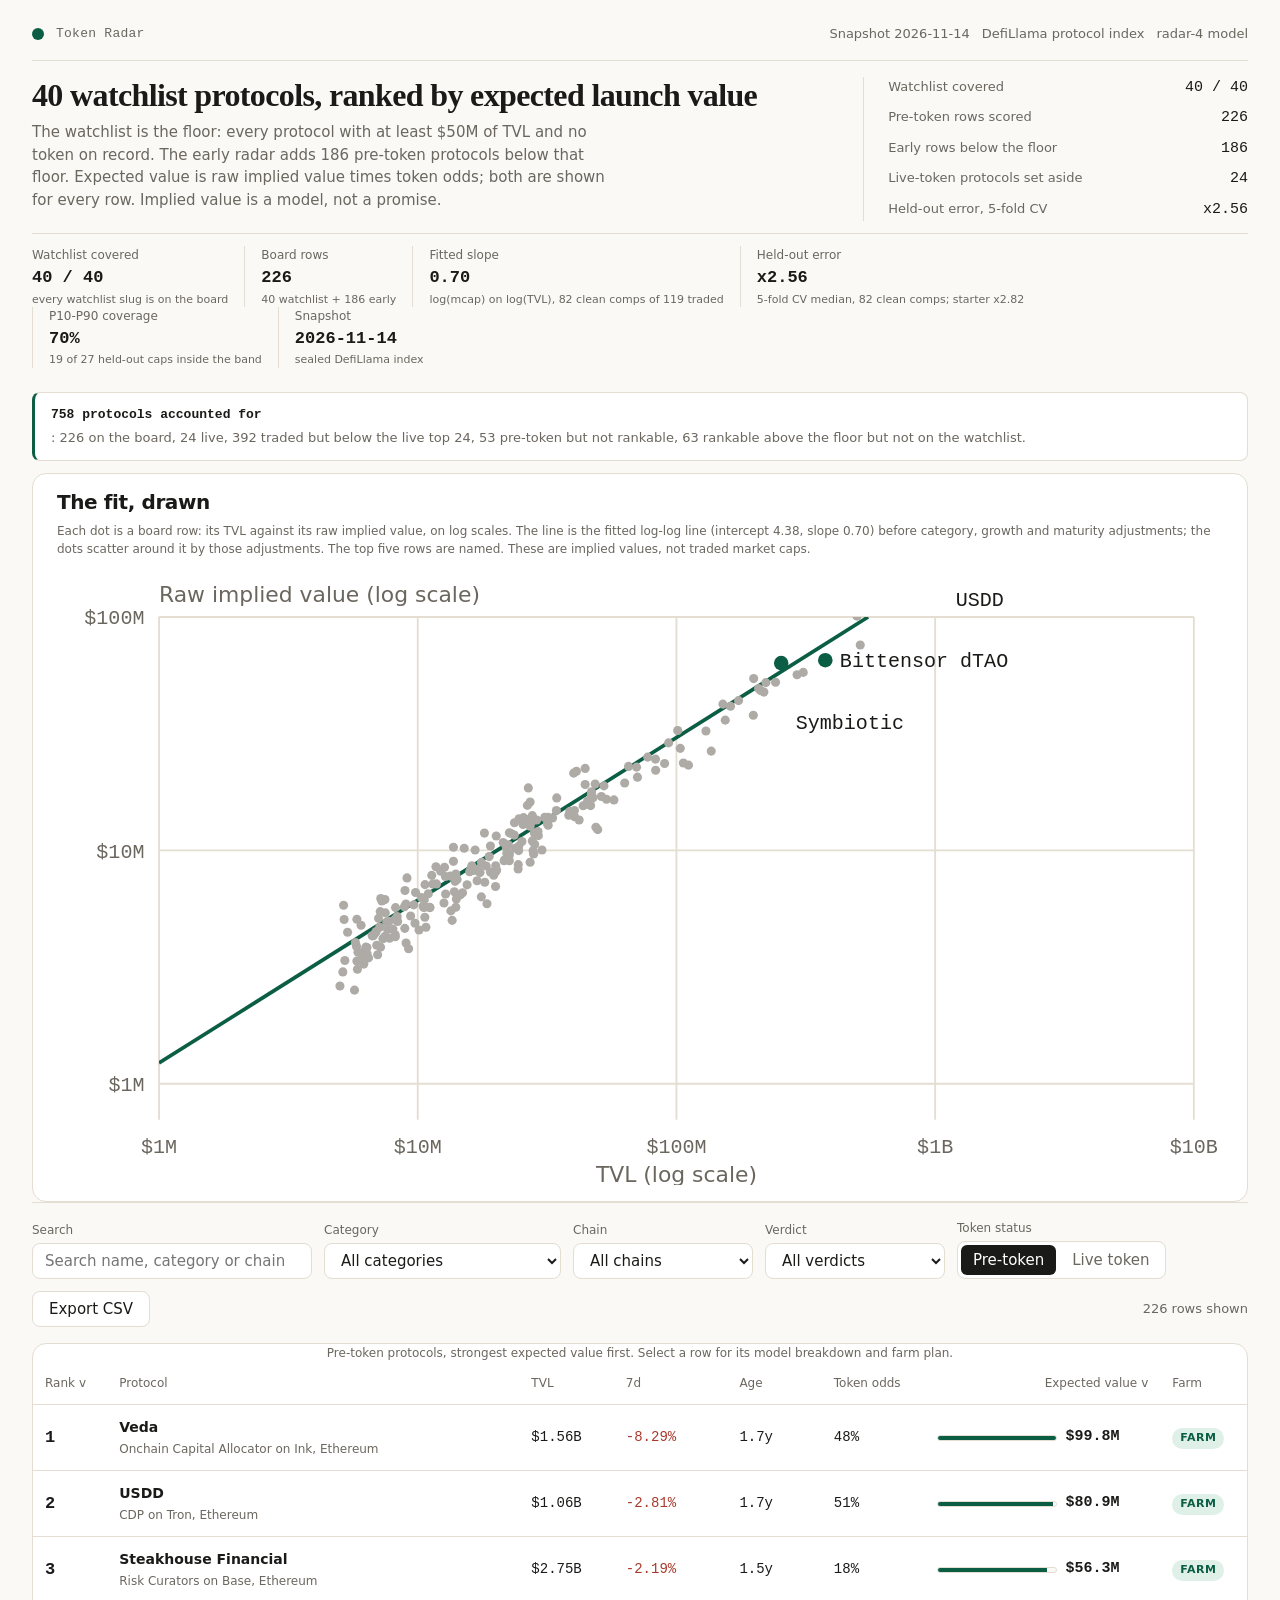
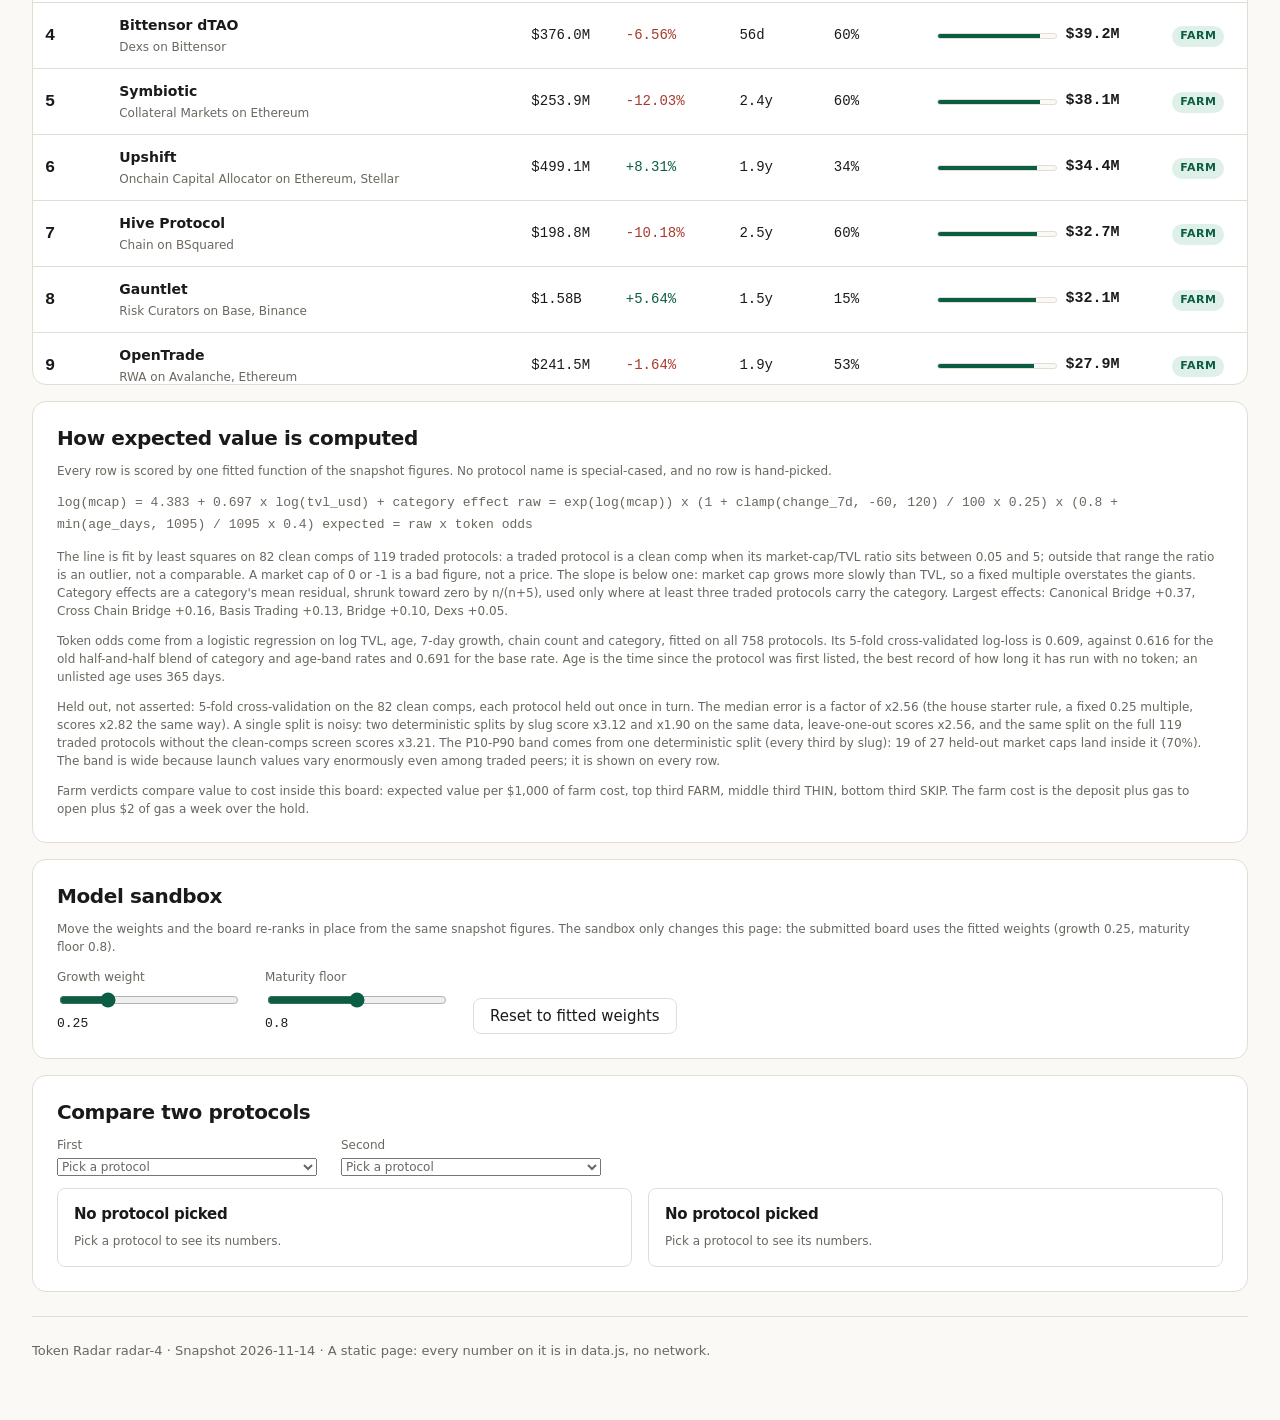
<file: preview.html>
<!doctype html>
<html lang="en">
<head>
<meta charset="utf-8">
<meta name="viewport" content="width=device-width, initial-scale=1">
<title>Token Radar: pre-token protocols ranked by expected launch value</title>
<style>/* Token Radar's plain theme. The palette values, two radii and three families are the whole style;
   everything else is spacing, a hairline and a type step. */
:root {
  --canvas: #faf9f6;
  --surface: #ffffff;
  --ink: #1a1a18;
  --muted: #6b675f;
  --border: #e3ddd2;
  --accent: #0b5e44;
  --negative: #a83a2c;
  --radius-control: 8px;
  --radius-panel: 14px;
  --font-body: system-ui, -apple-system, "Segoe UI", sans-serif;
  --font-display: Georgia, "Times New Roman", serif;
  --font-num: ui-monospace, "SF Mono", Menlo, monospace;
  --step-1: 4px;
  --step-2: 8px;
  --step-3: 12px;
  --step-4: 16px;
  --step-5: 24px;
  --step-6: 32px;
  --step-7: 48px;
}

* { box-sizing: border-box; }
html { color-scheme: light; }
body {
  margin: 0;
  background: var(--canvas);
  color: var(--ink);
  font: 400 15px/1.5 var(--font-body);
  text-wrap: pretty;
}
h1, h2, h3 { margin: 0; letter-spacing: -0.02em; text-wrap: balance; }
h1 { font-family: var(--font-display); font-size: 32px; line-height: 1.15; font-weight: 600; }
h2 { font-size: 20px; line-height: 1.2; font-weight: 600; }
h3 { font-size: 16px; line-height: 1.25; font-weight: 600; }
p { margin: 0; }
button, input, select { font: inherit; color: inherit; }
button { cursor: pointer; }
a { color: var(--accent); }
.skip {
  position: absolute; left: -9999px; top: 0; padding: var(--step-2) var(--step-4);
  background: var(--surface); border: 1px solid var(--border); z-index: 20;
}
.skip:focus { left: var(--step-4); top: var(--step-4); }
:focus-visible { outline: 2px solid var(--accent); outline-offset: 2px; }

.shell { max-width: 1320px; margin: 0 auto; padding: var(--step-5) var(--step-6) var(--step-7); }
.top {
  display: flex; align-items: flex-start; justify-content: space-between; gap: var(--step-5);
  padding-bottom: var(--step-4); border-bottom: 1px solid var(--border);
}
.brand { display: flex; align-items: center; gap: var(--step-3); }
.mark { width: 12px; height: 12px; border-radius: 50%; background: var(--accent); flex: none; }
.brand-name { font-family: var(--font-num); font-size: 13px; letter-spacing: 0.02em; color: var(--muted); }
.top-meta { display: flex; flex-wrap: wrap; gap: var(--step-3); justify-content: flex-end; color: var(--muted); font-size: 13px; }
.top-meta span { white-space: nowrap; }
.lede { display: grid; grid-template-columns: minmax(0, 1.35fr) minmax(280px, 0.65fr); gap: var(--step-6); padding: var(--step-4) 0 var(--step-3); }
.lede p { color: var(--muted); max-width: 62ch; margin-top: var(--step-2); }
.facts { display: grid; gap: var(--step-2); align-content: start; border-left: 1px solid var(--border); padding-left: var(--step-5); }
.fact { display: flex; align-items: baseline; justify-content: space-between; gap: var(--step-3); }
.fact b { font-family: var(--font-num); font-size: 15px; font-weight: 500; }
.fact span { color: var(--muted); font-size: 13px; }

.controls { display: flex; flex-wrap: wrap; align-items: end; gap: var(--step-3); padding: var(--step-4) 0; border-top: 1px solid var(--border); }
.field { display: grid; gap: var(--step-1); }
.field label { color: var(--muted); font-size: 12px; }
.field input, .field select {
  min-height: 36px; padding: 0 var(--step-3); border: 1px solid var(--border); border-radius: var(--radius-control);
  background: var(--surface); min-width: 180px;
}
.field input { min-width: 280px; }
.tabs { display: flex; gap: var(--step-1); padding: 3px; border: 1px solid var(--border); border-radius: var(--radius-control); background: var(--surface); }
.tabs button { min-height: 30px; padding: 0 var(--step-3); border: 0; border-radius: 6px; background: transparent; color: var(--muted); }
.tabs button[aria-pressed="true"] { background: var(--ink); color: var(--surface); }
.count { margin-left: auto; color: var(--muted); font-size: 13px; align-self: center; }

.panel { background: var(--surface); border: 1px solid var(--border); border-radius: var(--radius-panel); overflow: hidden; }
.table-wrap { overflow-x: auto; max-height: 640px; overflow-y: auto; }
table { width: 100%; border-collapse: collapse; font-size: 14px; }
th, td { padding: var(--step-3) var(--step-3); border-bottom: 1px solid var(--border); text-align: left; vertical-align: middle; }
thead th { position: sticky; top: 0; z-index: 2; background: var(--surface); }
th { color: var(--muted); font-size: 12px; font-weight: 500; white-space: nowrap; }
th button { display: inline-flex; align-items: center; gap: var(--step-1); border: 0; background: none; padding: 0; color: inherit; font: inherit; }
th button:hover { color: var(--ink); }
tbody tr { cursor: pointer; }
tbody tr:hover { background: var(--surface); }
tbody tr[data-selected="true"] { background: color-mix(in srgb, var(--accent) 8%, var(--surface)); }
.num { font-family: var(--font-num); font-variant-numeric: tabular-nums; white-space: nowrap; }
.rank { font-family: var(--font-num); font-size: 17px; font-weight: 600; font-variant-numeric: tabular-nums; white-space: nowrap; }
.expected { font-family: var(--font-num); font-size: 15px; font-weight: 700; font-variant-numeric: tabular-nums; white-space: nowrap; text-align: right; }
th.expected-head { text-align: right; }
.name { display: grid; gap: 2px; }
.name b { font-weight: 600; }
.sub { color: var(--muted); font-size: 12px; }
.pos { color: var(--accent); }
.neg { color: var(--negative); }
.bar { width: 120px; height: 6px; border-radius: 3px; border: 1px solid var(--border); background: var(--canvas); overflow: hidden; flex: none; }
.bar i { display: block; height: 100%; background: var(--accent); }
.implied { display: flex; align-items: center; gap: var(--step-2); }
.status { display: inline-flex; align-items: center; gap: 6px; color: var(--muted); font-size: 12px; white-space: nowrap; }
.status::before { content: ""; width: 6px; height: 6px; border-radius: 50%; background: var(--accent); }

.model { margin-top: var(--step-4); padding: var(--step-5); display: grid; gap: var(--step-3); }
.formula { font-family: var(--font-num); font-size: 13px; line-height: 1.7; color: var(--muted); overflow-wrap: anywhere; }
.empty { padding: var(--step-7) var(--step-5); text-align: center; display: grid; gap: var(--step-3); justify-items: center; }
.empty p { color: var(--muted); }
.button { min-height: 36px; padding: 0 var(--step-4); border: 1px solid var(--border); border-radius: var(--radius-control); background: var(--surface); }
.button.primary { background: var(--accent); border-color: var(--accent); color: var(--surface); }

.detail {
  position: fixed; top: 0; right: 0; bottom: 0; width: min(520px, 92vw); z-index: 10;
  background: var(--surface); border-left: 1px solid var(--border); padding: var(--step-5);
  overflow-y: auto; transform: translateX(0); transition: transform 200ms cubic-bezier(0, 0, 0.2, 1);
}
.detail[hidden] { display: none; }
.detail { margin: 0 0 0 auto; max-height: 100%; }
.detail::backdrop { background: rgba(26, 26, 24, 0.28); }
.detail-head { display: flex; align-items: start; justify-content: space-between; gap: var(--step-4); }
.detail-head > div { min-width: 0; }
.detail-head .sub { overflow-wrap: anywhere; }
.close { flex: none; min-width: 32px; min-height: 32px; padding: 0 var(--step-2); white-space: nowrap; border: 1px solid var(--border); border-radius: var(--radius-control); background: var(--surface); }
.detail h2 { margin-top: var(--step-1); }
.detail .sub { margin-top: var(--step-1); }
.detail-section { margin-top: var(--step-5); padding-top: var(--step-4); border-top: 1px solid var(--border); }
.detail-section h3 { margin-bottom: var(--step-2); }
.equation { display: grid; gap: var(--step-2); font-family: var(--font-num); font-size: 13px; }
.equation div { display: flex; justify-content: space-between; gap: var(--step-3); }
.equation span { color: var(--muted); }
/* Waterfall: the expected-value breakdown as steps, each bar's width from the log of its value. */
.waterfall { display: grid; gap: var(--step-2); }
.wf-row { display: grid; grid-template-columns: 118px minmax(0, 1fr) auto; gap: var(--step-2); align-items: center; font-size: 12px; }
.wf-row span { color: var(--muted); white-space: nowrap; overflow: hidden; text-overflow: ellipsis; }
.wf-track { height: 10px; border: 1px solid var(--border); border-radius: 3px; background: var(--canvas); overflow: hidden; }
.wf-track i { display: block; height: 100%; background: var(--accent); }
.wf-track i.dim { background: color-mix(in srgb, var(--accent) 45%, var(--surface)); }
.wf-row b { font-family: var(--font-num); font-size: 12px; font-weight: 600; white-space: nowrap; }
.wf-band { font-family: var(--font-num); font-size: 13px; }
.steps { margin: 0; padding-left: var(--step-5); display: grid; gap: var(--step-3); }
.steps li { padding-left: var(--step-1); }
.steps b { display: block; font-weight: 500; }
.cost { color: var(--muted); font-size: 12px; font-family: var(--font-num); }
/* Net farm economics: expected value, farm cost and the net, in a bordered box. */
.net { display: grid; gap: var(--step-2); margin-top: var(--step-3); padding: var(--step-3) var(--step-4); border: 1px solid var(--border); border-radius: var(--radius-control); background: var(--canvas); font-size: 13px; }
.net > div { display: flex; justify-content: space-between; gap: var(--step-3); }
.net span { color: var(--muted); }
.net b { font-family: var(--font-num); font-weight: 600; }
.net .net-pos b { color: var(--accent); font-size: 15px; }
.net .net-neg b { color: var(--negative); font-size: 15px; }

/* Headline bar: the board's key numbers in one row, no boxes, split by hairlines. */
.headline { display: flex; flex-wrap: wrap; align-items: stretch; gap: 0; padding: var(--step-3) 0; border-top: 1px solid var(--border); }
.headline-item { display: grid; gap: 1px; align-content: center; padding: 0 var(--step-4); }
/* Accounted strip: the full 758 coverage accounting in one prominent line under the headline. */
.accounted-strip {
  display: flex; flex-wrap: wrap; gap: 4px; align-items: baseline;
  margin-top: var(--step-3); padding: var(--step-3) var(--step-4);
  border: 1px solid var(--border); border-left: 3px solid var(--accent); border-radius: var(--radius-control);
  background: var(--surface); font-size: 13px;
}
.accounted-strip b { font-family: var(--font-num); font-weight: 600; white-space: nowrap; }
.accounted-strip span { color: var(--muted); }
.headline-item:first-child { padding-left: 0; }
.headline-item + .headline-item { border-left: 1px solid var(--border); }
.headline-item span { color: var(--muted); font-size: 12px; white-space: nowrap; }
.headline-item b { font-family: var(--font-num); font-size: 17px; font-weight: 600; white-space: nowrap; }
.headline-item small { color: var(--muted); font-size: 11px; line-height: 1.4; white-space: nowrap; }
/* Scatter plot: the fit drawn as log-log SVG, between the headline and the controls. */
.scatter { margin-top: var(--step-3); padding: var(--step-4) var(--step-5); display: grid; gap: var(--step-2); }
.scatter svg { width: 100%; height: auto; display: block; }
.scatter .axis { font-family: var(--font-num); font-size: 11px; fill: var(--muted); }
.scatter .axis-title { font-size: 12px; fill: var(--muted); }
.scatter .grid { stroke: var(--border); stroke-width: 1; }
.scatter .fit-line { stroke: var(--accent); stroke-width: 2; fill: none; }
.scatter .dot { fill: color-mix(in srgb, var(--muted) 55%, var(--surface)); }
.scatter .dot-top { fill: var(--accent); }
.scatter .dot-label { font-family: var(--font-num); font-size: 11px; fill: var(--ink); }
/* Footer: a short colophon line; the coverage accounting now lives in the strip above. */
.page-foot { color: var(--muted); font-size: 13px; padding: var(--step-5) 0 var(--step-3); border-top: 1px solid var(--border); margin-top: var(--step-5); }
.page-foot b { color: var(--ink); font-family: var(--font-num); font-weight: 500; }

/* Farm verdicts: one word per row, coloured by the board's value-to-cost tertile. */
.verdict { display: inline-block; padding: 2px 8px; border-radius: 999px; font-size: 11px; font-weight: 600; letter-spacing: 0.04em; white-space: nowrap; }
.verdict.farm { background: #dff0e8; color: #0b5e44; }
.verdict.thin { background: #f7ecd2; color: #7d6212; }
.verdict.skip { background: #efede8; color: #6b675f; }

/* Sandbox and compare: the board as a tool, below the table. */
.tool { margin-top: var(--step-4); padding: var(--step-5); display: grid; gap: var(--step-3); }
.tool .row { display: flex; flex-wrap: wrap; gap: var(--step-5); align-items: end; }
.tool label { color: var(--muted); font-size: 12px; display: grid; gap: var(--step-1); }
.tool input[type="range"] { width: 180px; accent-color: var(--accent); }
.tool output { font-family: var(--font-num); font-size: 13px; color: var(--ink); }
.compare-grid { display: grid; grid-template-columns: repeat(2, minmax(0, 1fr)); gap: var(--step-4); }
.compare-card { border: 1px solid var(--border); border-radius: var(--radius-control); padding: var(--step-4); display: grid; gap: var(--step-2); }
.compare-card h3 { font-size: 15px; }
.compare-card dl { margin: 0; display: grid; gap: var(--step-1); font-size: 13px; }
.compare-card dl div { display: flex; justify-content: space-between; gap: var(--step-3); }
.compare-card dt { color: var(--muted); }
.compare-card dd { margin: 0; font-family: var(--font-num); }
.note { color: var(--muted); font-size: 12px; }

@media (max-width: 900px) {
  .shell { padding: var(--step-4); }
  .lede { grid-template-columns: 1fr; gap: var(--step-4); }
  .facts { border-left: 0; border-top: 1px solid var(--border); padding-left: 0; padding-top: var(--step-4); }
  .field input { min-width: 0; width: 100%; }
  .headline { gap: var(--step-2) 0; }
  .headline-item { padding: 0 var(--step-3); }
  .headline-item:first-child { padding-left: 0; }
  .compare-grid { grid-template-columns: 1fr; }
}
@media (prefers-reduced-motion: reduce) {
  *, *::before, *::after { transition-duration: 0.01ms !important; animation-duration: 0.01ms !important; animation-iteration-count: 1 !important; }
}
</style>
</head>
<body>
<a class="skip" href="#board">Skip to the board</a>
<main id="board" tabindex="-1" aria-busy="true"></main>
<script>window.RADAR={"as_of":"2026-11-14","source":"DefiLlama https://api.llama.fi/protocols, fetched 2026-11-14T01:18:33.201Z","floor_usd":50000000,"model":{"growth_weight":0.25,"growth_floor":-60,"growth_cap":120,"maturity_floor":0.8,"maturity_range":0.4,"maturity_days":1095,"unknown_age_days":365},"model_version":"radar-4","watchlist_size":40,"board_size":226,"early_size":186,"live_size":24,"fit":{"intercept":4.383291985856152,"slope":0.6974444961232514,"category_effects":{"Basis Trading":0.1348030467052098,"Bridge":0.1039200173594775,"Canonical Bridge":0.36759481045807474,"Cross Chain Bridge":0.1635633293603072,"Dexs":0.05426184342576488,"Indexes":-0.19904603896576534,"Lending":-0.2763874270130037,"Liquid Staking":-0.07525259384274086,"RWA":-0.12064758564646406,"Yield":-0.13560637266169864,"Yield Aggregator":-0.35426749090264775},"category_odds":{"Basis Trading":0.6190476190476191,"Bridge":0.4909090909090909,"CDP":0.5,"CEX":0.25,"Canonical Bridge":0.53125,"Derivatives":0.5,"Dexs":0.7373737373737373,"Lending":0.7866666666666666,"Liquid Staking":0.5128205128205128,"Onchain Capital Allocator":0.3103448275862069,"RWA":0.5151515151515151,"Risk Curators":0.1282051282051282,"Staking Pool":0.45454545454545453,"Yield":0.5897435897435898,"Yield Aggregator":0.6086956521739131},"category_counts":{"Leveraged Farming":{"t":4,"n":6},"Uncollateralized Lending":{"t":0,"n":1},"Risk Curators":{"t":5,"n":39},"Lending":{"t":59,"n":75},"Chain":{"t":3,"n":8},"Cross Chain Bridge":{"t":6,"n":7},"Liquidity Manager":{"t":5,"n":8},"Canonical Bridge":{"t":17,"n":32},"Staking Pool":{"t":5,"n":11},"Basis Trading":{"t":13,"n":21},"Onchain Capital Allocator":{"t":9,"n":29},"Dexs":{"t":73,"n":99},"Launchpad":{"t":4,"n":4},"Derivatives":{"t":13,"n":26},"Yield":{"t":23,"n":39},"Farm":{"t":2,"n":5},"Synthetics":{"t":3,"n":3},"RWA":{"t":17,"n":33},"Liquid Staking":{"t":40,"n":78},"Collateral Management":{"t":1,"n":1},"Bridge":{"t":27,"n":55},"Yield Aggregator":{"t":14,"n":23},"Anchor BTC":{"t":2,"n":4},"Restaking":{"t":4,"n":6},"CEX":{"t":14,"n":56},"Liquid Restaking":{"t":6,"n":9},"CDP":{"t":10,"n":20},"NFT Marketplace":{"t":1,"n":1},"Interest Rate Derivatives":{"t":0,"n":1},"Decentralized BTC":{"t":1,"n":3},"Indexes":{"t":5,"n":6},"Decentralized AI":{"t":1,"n":1},"CDP Manager":{"t":1,"n":2},"Options":{"t":3,"n":3},"CeDeFi":{"t":1,"n":3},"Crypto Card Issuer":{"t":1,"n":2},"OTC Marketplace":{"t":0,"n":1},"Insurance":{"t":1,"n":2},"Token Locker":{"t":5,"n":5},"Algo-Stables":{"t":2,"n":2},"Dual-Token Stablecoin":{"t":2,"n":4},"Restaked BTC":{"t":1,"n":3},"Payments":{"t":2,"n":3},"Stablecoin Issuer":{"t":1,"n":1},"Governance Incentives":{"t":1,"n":2},"AI Agents":{"t":2,"n":2},"Prediction Market":{"t":1,"n":3},"Privacy":{"t":3,"n":4},"Options Vault":{"t":0,"n":1},"Stablecoin Wrapper":{"t":0,"n":2},"Collateral Markets":{"t":0,"n":1},"Reserve Currency":{"t":1,"n":1},"DOR":{"t":1,"n":1}},"age_odds":{"1-2y":0.3825136612021858,"180-365d":0.3972602739726027,"2-3y":0.5467625899280576,"<180d":0.26436781609195403,">3y":0.7914110429447853,"unknown":0.7876106194690266},"age_counts":{"<180d":{"t":23,"n":87},"1-2y":{"t":70,"n":183},"180-365d":{"t":29,"n":73},">3y":{"t":129,"n":163},"unknown":{"t":89,"n":113},"2-3y":{"t":76,"n":139}},"overall_odds":0.5488126649076517,"fitted_on":82,"odds_model":{"weights":[0.25354893776917575,0.5386727432842672,-0.4497619408915114,0.44816480582633456,0.10742425581093078,-0.22202335934988912,-0.05297618420091779,-0.7364505968436792,0.02799457250523008,0.005593982057847046,0.3219467650642393,0.275928327291172,-0.17041904225820012,-0.2159924645786255,-0.018786091846087635,-0.48693566035727726,0.09992614984642446,0.043867477740433244],"means":[17.734672724700154,1.8937109191455515,-0.06292779683377318,5.047493403693931,0.027704485488126648,0.07255936675461741,0.026385224274406333,0.07387862796833773,0.04221635883905013,0.03430079155672823,0.13060686015831136,0.09894459102902374,0.10290237467018469,0.03825857519788918,0.04353562005277045,0.051451187335092345,0.051451187335092345,0.030343007915567283],"scales":[1.807813926607853,1.293806371419776,0.12814786790184945,10.897961020438139,0.16412479085124348,0.25941184446895565,0.16027802161992075,0.2615732713750684,0.2010824156544355,0.18200067927156352,0.33696989218311024,0.2985876068009594,0.3038313281368815,0.19181985460769244,0.20405947623031573,0.22091618921415,0.22091618921414974,0.1715293263153661],"categories":["Basis Trading","Bridge","CDP","CEX","Canonical Bridge","Derivatives","Dexs","Lending","Liquid Staking","Onchain Capital Allocator","RWA","Risk Curators","Yield","Yield Aggregator"],"log_loss_cv":0.6088878390147666,"log_loss_blend_cv":0.6157529284480671,"log_loss_base_cv":0.6907921997046849},"validation":{"train_n":55,"test_n":27,"median_abs_log_err":0.9414805551442305,"median_factor":2.5637744191678964,"residual_p10":-1.468299944163853,"residual_p90":1.3713992764148486,"coverage":0.7037037037037037,"coverage_n":19,"starter_median_abs_log_err":1.0376680850360422,"starter_median_factor":2.8226272072805543,"full_median_factor":3.205322092833389,"full_test_n":39,"split1_median_factor":3.123288010778804,"split1_test_n":27,"split2_median_factor":1.9005233284472514,"split2_test_n":28,"loo_median_factor":2.5608649195862534,"loo_n":82,"clean_n":82,"traded_n":119}},"accounted":{"total":758,"board":226,"live":24,"traded_not_live":392,"pre_token_not_rankable":53,"rankable_above_floor_not_watchlist":63},"rows":[{"rank":1,"slug":"veda","name":"Veda","category":"Onchain Capital Allocator","chains":["Ink","Ethereum","Optimism","Monad","Plasma","Hyperliquid L1","Arbitrum","Base","Berachain","Sonic","Binance","BOB","Scroll"],"tvl_usd":1563415482,"change_7d":-8.2898,"mcap_usd":null,"listed_at":"2025-02-20","age_days":632,"implied_value_usd":99797505,"raw_implied_value_usd":208979596,"token_odds":0.47754664514604206,"p10_usd":22985032,"p90_usd":393288115,"verdict":"FARM","farm_cost_usd":168,"value_per_1000_cost":594032768.54,"growth_multiplier":0.9793,"maturity_multiplier":1.0309,"category_effect":0,"farm_steps":["Use a fresh wallet that holds only the funds you plan to farm, and keep its seed phrase offline. Cost: under $3 of gas for the first transaction. Time: 5 minutes.","Deposit $150 into a Veda vault on Ink and keep the shares. Cost: $150 of capital and about $8 of gas. Time: 15 minutes to set up.","Make one qualifying action each week, such as a deposit, a borrow, a swap or a vote. Cost: about $2 of gas a week for 5 weeks. Time: 10 minutes a week.","Hold the position for at least 30 days so the activity is counted in more than one snapshot. Cost: the $150 stays in the position. Time: 30 days.","Before you withdraw, open the protocol's own points or rewards page and claim only from the link it publishes. Cost: no fee to check, and never pay to claim. Time: 10 minutes.","Write the wallet, the dates and every transaction in a farm log so you can repeat the position or unwind it. Cost: nothing but the log. Time: 5 minutes."]},{"rank":2,"slug":"usdd","name":"USDD","category":"CDP","chains":["Tron","Ethereum","Binance"],"tvl_usd":1055793606,"change_7d":-2.8062,"mcap_usd":null,"listed_at":"2025-03-13","age_days":611,"implied_value_usd":80891355,"raw_implied_value_usd":159950831,"token_odds":0.5057263804851218,"p10_usd":18630630,"p90_usd":318781601,"verdict":"FARM","farm_cost_usd":168,"value_per_1000_cost":481496159.385,"growth_multiplier":0.993,"maturity_multiplier":1.0232,"category_effect":0,"farm_steps":["Use a fresh wallet that holds only the funds you plan to farm, and keep its seed phrase offline. Cost: under $3 of gas for the first transaction. Time: 5 minutes.","Supply $150 of USDC to USDD on Tron and keep the position open. Cost: $150 of capital and about $8 of gas. Time: 15 minutes to set up.","Make one qualifying action each week, such as a deposit, a borrow, a swap or a vote. Cost: about $2 of gas a week for 5 weeks. Time: 10 minutes a week.","Hold the position for at least 30 days so the activity is counted in more than one snapshot. Cost: the $150 stays in the position. Time: 30 days.","Before you withdraw, open the protocol's own points or rewards page and claim only from the link it publishes. Cost: no fee to check, and never pay to claim. Time: 10 minutes.","Write the wallet, the dates and every transaction in a farm log so you can repeat the position or unwind it. Cost: nothing but the log. Time: 5 minutes."]},{"rank":3,"slug":"steakhouse-financial","name":"Steakhouse Financial","category":"Risk Curators","chains":["Base","Ethereum","Robinhood Chain","Arbitrum","Solana","Monad","Arc","Katana","Polygon","Unichain","Corn"],"tvl_usd":2753981495,"change_7d":-2.1935,"mcap_usd":null,"listed_at":"2025-05-20","age_days":543,"implied_value_usd":56274795,"raw_implied_value_usd":305060351,"token_odds":0.18447102215364797,"p10_usd":12961025,"p90_usd":221771155,"verdict":"FARM","farm_cost_usd":168,"value_per_1000_cost":334969016.023,"growth_multiplier":0.9945,"maturity_multiplier":0.9984,"category_effect":0,"farm_steps":["Use a fresh wallet that holds only the funds you plan to farm, and keep its seed phrase offline. Cost: under $3 of gas for the first transaction. Time: 5 minutes.","Deposit $150 into a Steakhouse Financial vault on Base and keep the shares. Cost: $150 of capital and about $8 of gas. Time: 15 minutes to set up.","Make one qualifying action each week, such as a deposit, a borrow, a swap or a vote. Cost: about $2 of gas a week for 5 weeks. Time: 10 minutes a week.","Hold the position for at least 30 days so the activity is counted in more than one snapshot. Cost: the $150 stays in the position. Time: 30 days.","Before you withdraw, open the protocol's own points or rewards page and claim only from the link it publishes. Cost: no fee to check, and never pay to claim. Time: 10 minutes.","Write the wallet, the dates and every transaction in a farm log so you can repeat the position or unwind it. Cost: nothing but the log. Time: 5 minutes."]},{"rank":4,"slug":"bittensor-dtao","name":"Bittensor dTAO","category":"Dexs","chains":["Bittensor"],"tvl_usd":376026255,"change_7d":-6.5592,"mcap_usd":null,"listed_at":"2026-09-19","age_days":56,"implied_value_usd":39171494,"raw_implied_value_usd":65285823,"token_odds":0.6,"p10_usd":9021849,"p90_usd":154369420,"verdict":"FARM","farm_cost_usd":122,"value_per_1000_cost":321077818.389,"growth_multiplier":0.9836,"maturity_multiplier":0.8205,"category_effect":0.05426184342576488,"farm_steps":["Use a fresh wallet that holds only the funds you plan to farm, and keep its seed phrase offline. Cost: under $3 of gas for the first transaction. Time: 5 minutes.","Provide $100 of liquidity to Bittensor dTAO's main pool on Bittensor and keep the position open. Cost: $100 of capital and about $4 of gas. Time: 15 minutes to set up.","Make one qualifying action each week, such as a deposit, a borrow, a swap or a vote. Cost: about $2 of gas a week for 9 weeks. Time: 10 minutes a week.","Hold the position for at least 60 days so the activity is counted in more than one snapshot. Cost: the $100 stays in the position. Time: 60 days.","Before you withdraw, open the protocol's own points or rewards page and claim only from the link it publishes. Cost: no fee to check, and never pay to claim. Time: 10 minutes.","Write the wallet, the dates and every transaction in a farm log so you can repeat the position or unwind it. Cost: nothing but the log. Time: 5 minutes."]},{"rank":5,"slug":"symbiotic","name":"Symbiotic","category":"Collateral Markets","chains":["Ethereum"],"tvl_usd":253923299,"change_7d":-12.0318,"mcap_usd":null,"listed_at":"2024-06-11","age_days":886,"implied_value_usd":38104183,"raw_implied_value_usd":63506971,"token_odds":0.6,"p10_usd":8776030,"p90_usd":150163295,"verdict":"FARM","farm_cost_usd":114,"value_per_1000_cost":334247216.483,"growth_multiplier":0.9699,"maturity_multiplier":1.1237,"category_effect":0,"farm_steps":["Use a fresh wallet that holds only the funds you plan to farm, and keep its seed phrase offline. Cost: under $3 of gas for the first transaction. Time: 5 minutes.","Supply $100 of USDC to Symbiotic on Ethereum and keep the position open. Cost: $100 of capital and about $4 of gas. Time: 15 minutes to set up.","Make one qualifying action each week, such as a deposit, a borrow, a swap or a vote. Cost: about $2 of gas a week for 5 weeks. Time: 10 minutes a week.","Hold the position for at least 30 days so the activity is counted in more than one snapshot. Cost: the $100 stays in the position. Time: 30 days.","Before you withdraw, open the protocol's own points or rewards page and claim only from the link it publishes. Cost: no fee to check, and never pay to claim. Time: 10 minutes.","Write the wallet, the dates and every transaction in a farm log so you can repeat the position or unwind it. Cost: nothing but the log. Time: 5 minutes."]},{"rank":6,"slug":"upshift","name":"Upshift","category":"Onchain Capital Allocator","chains":["Ethereum","Stellar","Flare","Monad","Hyperliquid L1","Avalanche","Solana","Fluent","Base","Citrea","Sui","Plasma","Binance","Mezo","Ink"],"tvl_usd":499083733,"change_7d":8.3117,"mcap_usd":null,"listed_at":"2024-12-04","age_days":710,"implied_value_usd":34364610,"raw_implied_value_usd":100950483,"token_odds":0.34041056102840195,"p10_usd":7914744,"p90_usd":135426160,"verdict":"FARM","farm_cost_usd":114,"value_per_1000_cost":301443951.322,"growth_multiplier":1.0208,"maturity_multiplier":1.0594,"category_effect":0,"farm_steps":["Use a fresh wallet that holds only the funds you plan to farm, and keep its seed phrase offline. Cost: under $3 of gas for the first transaction. Time: 5 minutes.","Deposit $100 into a Upshift vault on Ethereum and keep the shares. Cost: $100 of capital and about $4 of gas. Time: 15 minutes to set up.","Make one qualifying action each week, such as a deposit, a borrow, a swap or a vote. Cost: about $2 of gas a week for 5 weeks. Time: 10 minutes a week.","Hold the position for at least 30 days so the activity is counted in more than one snapshot. Cost: the $100 stays in the position. Time: 30 days.","Before you withdraw, open the protocol's own points or rewards page and claim only from the link it publishes. Cost: no fee to check, and never pay to claim. Time: 10 minutes.","Write the wallet, the dates and every transaction in a farm log so you can repeat the position or unwind it. Cost: nothing but the log. Time: 5 minutes."]},{"rank":7,"slug":"hive-protocol","name":"Hive Protocol","category":"Chain","chains":["BSquared"],"tvl_usd":198776765,"change_7d":-10.181,"mcap_usd":null,"listed_at":"2024-05-03","age_days":925,"implied_value_usd":32684898,"raw_implied_value_usd":54474830,"token_odds":0.6,"p10_usd":7527878,"p90_usd":128806646,"verdict":"FARM","farm_cost_usd":114,"value_per_1000_cost":286709632.007,"growth_multiplier":0.9745,"maturity_multiplier":1.1379,"category_effect":0,"farm_steps":["Use a fresh wallet that holds only the funds you plan to farm, and keep its seed phrase offline. Cost: under $3 of gas for the first transaction. Time: 5 minutes.","Deposit $100 of USDC into Hive Protocol on BSquared and keep the position open. Cost: $100 of capital and about $4 of gas. Time: 15 minutes to set up.","Make one qualifying action each week, such as a deposit, a borrow, a swap or a vote. Cost: about $2 of gas a week for 5 weeks. Time: 10 minutes a week.","Hold the position for at least 30 days so the activity is counted in more than one snapshot. Cost: the $100 stays in the position. Time: 30 days.","Before you withdraw, open the protocol's own points or rewards page and claim only from the link it publishes. Cost: no fee to check, and never pay to claim. Time: 10 minutes.","Write the wallet, the dates and every transaction in a farm log so you can repeat the position or unwind it. Cost: nothing but the log. Time: 5 minutes."]},{"rank":8,"slug":"gauntlet","name":"Gauntlet","category":"Risk Curators","chains":["Base","Binance","Ethereum","Arbitrum","Stable","Morph","Solana","Hyperliquid L1","Polygon","Optimism","Unichain","Katana","Arc","Tempo"],"tvl_usd":1577685462,"change_7d":5.645,"mcap_usd":null,"listed_at":"2025-05-20","age_days":543,"implied_value_usd":32135797,"raw_implied_value_usd":210921029,"token_odds":0.15235937854949927,"p10_usd":7401411,"p90_usd":126642715,"verdict":"FARM","farm_cost_usd":168,"value_per_1000_cost":191284505.38,"growth_multiplier":1.0141,"maturity_multiplier":0.9984,"category_effect":0,"farm_steps":["Use a fresh wallet that holds only the funds you plan to farm, and keep its seed phrase offline. Cost: under $3 of gas for the first transaction. Time: 5 minutes.","Deposit $150 into a Gauntlet vault on Base and keep the shares. Cost: $150 of capital and about $8 of gas. Time: 15 minutes to set up.","Make one qualifying action each week, such as a deposit, a borrow, a swap or a vote. Cost: about $2 of gas a week for 5 weeks. Time: 10 minutes a week.","Hold the position for at least 30 days so the activity is counted in more than one snapshot. Cost: the $150 stays in the position. Time: 30 days.","Before you withdraw, open the protocol's own points or rewards page and claim only from the link it publishes. Cost: no fee to check, and never pay to claim. Time: 10 minutes.","Write the wallet, the dates and every transaction in a farm log so you can repeat the position or unwind it. Cost: nothing but the log. Time: 5 minutes."]},{"rank":9,"slug":"opentrade","name":"OpenTrade","category":"RWA","chains":["Avalanche","Ethereum","Plume Mainnet"],"tvl_usd":241501527,"change_7d":-1.642,"mcap_usd":null,"listed_at":"2024-12-06","age_days":708,"implied_value_usd":27921419,"raw_implied_value_usd":52580181,"token_odds":0.5310255324838601,"p10_usd":6430769,"p90_usd":110034436,"verdict":"FARM","farm_cost_usd":114,"value_per_1000_cost":244924725.99,"growth_multiplier":0.9959,"maturity_multiplier":1.0586,"category_effect":-0.12064758564646406,"farm_steps":["Use a fresh wallet that holds only the funds you plan to farm, and keep its seed phrase offline. Cost: under $3 of gas for the first transaction. Time: 5 minutes.","Mint $100 of the protocol's yield asset on Avalanche and hold it. Cost: $100 of capital and about $4 of gas. Time: 15 minutes to set up.","Make one qualifying action each week, such as a deposit, a borrow, a swap or a vote. Cost: about $2 of gas a week for 5 weeks. Time: 10 minutes a week.","Hold the position for at least 30 days so the activity is counted in more than one snapshot. Cost: the $100 stays in the position. Time: 30 days.","Before you withdraw, open the protocol's own points or rewards page and claim only from the link it publishes. Cost: no fee to check, and never pay to claim. Time: 10 minutes.","Write the wallet, the dates and every transaction in a farm log so you can repeat the position or unwind it. Cost: nothing but the log. Time: 5 minutes."]},{"rank":10,"slug":"plume-vaults","name":"Plume Vaults","category":"RWA","chains":["Ethereum","Plume Mainnet","Solana","Binance","Avalanche"],"tvl_usd":211537977,"change_7d":-3.081,"mcap_usd":null,"listed_at":"2024-10-26","age_days":749,"implied_value_usd":27652008,"raw_implied_value_usd":48442503,"token_odds":0.5708212055200993,"p10_usd":6368719,"p90_usd":108972726,"verdict":"FARM","farm_cost_usd":114,"value_per_1000_cost":242561474.706,"growth_multiplier":0.9923,"maturity_multiplier":1.0736,"category_effect":-0.12064758564646406,"farm_steps":["Use a fresh wallet that holds only the funds you plan to farm, and keep its seed phrase offline. Cost: under $3 of gas for the first transaction. Time: 5 minutes.","Mint $100 of the protocol's yield asset on Ethereum and hold it. Cost: $100 of capital and about $4 of gas. Time: 15 minutes to set up.","Make one qualifying action each week, such as a deposit, a borrow, a swap or a vote. Cost: about $2 of gas a week for 5 weeks. Time: 10 minutes a week.","Hold the position for at least 30 days so the activity is counted in more than one snapshot. Cost: the $100 stays in the position. Time: 30 days.","Before you withdraw, open the protocol's own points or rewards page and claim only from the link it publishes. Cost: no fee to check, and never pay to claim. Time: 10 minutes.","Write the wallet, the dates and every transaction in a farm log so you can repeat the position or unwind it. Cost: nothing but the log. Time: 5 minutes."]},{"rank":11,"slug":"b14g","name":"b14g","category":"Restaking","chains":["Bitcoin","CORE","Babylon Genesis"],"tvl_usd":173941404,"change_7d":-28.5327,"mcap_usd":null,"listed_at":"2024-12-20","age_days":694,"implied_value_usd":26273395,"raw_implied_value_usd":43788992,"token_odds":0.6,"p10_usd":6051202,"p90_usd":103539803,"verdict":"FARM","farm_cost_usd":114,"value_per_1000_cost":230468377.941,"growth_multiplier":0.9287,"maturity_multiplier":1.0535,"category_effect":0,"farm_steps":["Use a fresh wallet that holds only the funds you plan to farm, and keep its seed phrase offline. Cost: under $3 of gas for the first transaction. Time: 5 minutes.","Stake $100 of the chain's staking asset through b14g and keep the receipt. Cost: $100 of capital and about $4 of gas. Time: 15 minutes to set up.","Make one qualifying action each week, such as a deposit, a borrow, a swap or a vote. Cost: about $2 of gas a week for 5 weeks. Time: 10 minutes a week.","Hold the position for at least 30 days so the activity is counted in more than one snapshot. Cost: the $100 stays in the position. Time: 30 days.","Before you withdraw, open the protocol's own points or rewards page and claim only from the link it publishes. Cost: no fee to check, and never pay to claim. Time: 10 minutes.","Write the wallet, the dates and every transaction in a farm log so you can repeat the position or unwind it. Cost: nothing but the log. Time: 5 minutes."]},{"rank":12,"slug":"onre","name":"OnRe","category":"RWA","chains":["Solana"],"tvl_usd":308882355,"change_7d":0.1082,"mcap_usd":null,"listed_at":"2025-07-14","age_days":488,"implied_value_usd":25569363,"raw_implied_value_usd":57939710,"token_odds":0.44130982633900256,"p10_usd":5889051,"p90_usd":100765312,"verdict":"FARM","farm_cost_usd":114,"value_per_1000_cost":224292661.279,"growth_multiplier":1.0003,"maturity_multiplier":0.9783,"category_effect":-0.12064758564646406,"farm_steps":["Use a fresh wallet that holds only the funds you plan to farm, and keep its seed phrase offline. Cost: under $3 of gas for the first transaction. Time: 5 minutes.","Mint $100 of the protocol's yield asset on Solana and hold it. Cost: $100 of capital and about $4 of gas. Time: 15 minutes to set up.","Make one qualifying action each week, such as a deposit, a borrow, a swap or a vote. Cost: about $2 of gas a week for 5 weeks. Time: 10 minutes a week.","Hold the position for at least 30 days so the activity is counted in more than one snapshot. Cost: the $100 stays in the position. Time: 30 days.","Before you withdraw, open the protocol's own points or rewards page and claim only from the link it publishes. Cost: no fee to check, and never pay to claim. Time: 10 minutes.","Write the wallet, the dates and every transaction in a farm log so you can repeat the position or unwind it. Cost: nothing but the log. Time: 5 minutes."]},{"rank":13,"slug":"lightning-network","name":"Lightning Network","category":"Payments","chains":["Bitcoin"],"tvl_usd":217862346,"change_7d":-10.1445,"mcap_usd":null,"listed_at":null,"age_days":null,"implied_value_usd":24137234,"raw_implied_value_usd":47636434,"token_odds":0.506696922989082,"p10_usd":5559208,"p90_usd":95121490,"verdict":"FARM","farm_cost_usd":114,"value_per_1000_cost":211730125.411,"growth_multiplier":0.9746,"maturity_multiplier":0.9333,"category_effect":0,"farm_steps":["Use a fresh wallet that holds only the funds you plan to farm, and keep its seed phrase offline. Cost: under $3 of gas for the first transaction. Time: 5 minutes.","Deposit $100 of USDC into Lightning Network on Bitcoin and keep the position open. Cost: $100 of capital and about $4 of gas. Time: 15 minutes to set up.","Make one qualifying action each week, such as a deposit, a borrow, a swap or a vote. Cost: about $2 of gas a week for 5 weeks. Time: 10 minutes a week.","Hold the position for at least 30 days so the activity is counted in more than one snapshot. Cost: the $100 stays in the position. Time: 30 days.","Before you withdraw, open the protocol's own points or rewards page and claim only from the link it publishes. Cost: no fee to check, and never pay to claim. Time: 10 minutes.","Write the wallet, the dates and every transaction in a farm log so you can repeat the position or unwind it. Cost: nothing but the log. Time: 5 minutes."]},{"rank":14,"slug":"lagoon","name":"Lagoon","category":"Onchain Capital Allocator","chains":["Ethereum","Arbitrum","Base","Binance","Avalanche","Plasma","Hyperliquid L1","TAC","Hemi","Linea","Rayls","Monad","Robinhood Chain","Optimism","Katana","Sonic","Mantle","Arc","Berachain","Flare","Polygon","Unichain","World Chain"],"tvl_usd":151263522,"change_7d":-3.2955,"mcap_usd":null,"listed_at":"2024-12-23","age_days":691,"implied_value_usd":19980752,"raw_implied_value_usd":42378579,"token_odds":0.47148234662211475,"p10_usd":4601901,"p90_usd":78741370,"verdict":"FARM","farm_cost_usd":114,"value_per_1000_cost":175269753.706,"growth_multiplier":0.9918,"maturity_multiplier":1.0524,"category_effect":0,"farm_steps":["Use a fresh wallet that holds only the funds you plan to farm, and keep its seed phrase offline. Cost: under $3 of gas for the first transaction. Time: 5 minutes.","Deposit $100 into a Lagoon vault on Ethereum and keep the shares. Cost: $100 of capital and about $4 of gas. Time: 15 minutes to set up.","Make one qualifying action each week, such as a deposit, a borrow, a swap or a vote. Cost: about $2 of gas a week for 5 weeks. Time: 10 minutes a week.","Hold the position for at least 30 days so the activity is counted in more than one snapshot. Cost: the $100 stays in the position. Time: 30 days.","Before you withdraw, open the protocol's own points or rewards page and claim only from the link it publishes. Cost: no fee to check, and never pay to claim. Time: 10 minutes.","Write the wallet, the dates and every transaction in a farm log so you can repeat the position or unwind it. Cost: nothing but the log. Time: 5 minutes."]},{"rank":15,"slug":"lofty","name":"Lofty","category":"RWA","chains":["Algorand"],"tvl_usd":101135900,"change_7d":0.025,"mcap_usd":null,"listed_at":"2022-08-04","age_days":1563,"implied_value_usd":19569501,"raw_implied_value_usd":32615835,"token_odds":0.6,"p10_usd":4507183,"p90_usd":77120687,"verdict":"FARM","farm_cost_usd":114,"value_per_1000_cost":171662290.418,"growth_multiplier":1.0001,"maturity_multiplier":1.2,"category_effect":-0.12064758564646406,"farm_steps":["Use a fresh wallet that holds only the funds you plan to farm, and keep its seed phrase offline. Cost: under $3 of gas for the first transaction. Time: 5 minutes.","Mint $100 of the protocol's yield asset on Algorand and hold it. Cost: $100 of capital and about $4 of gas. Time: 15 minutes to set up.","Make one qualifying action each week, such as a deposit, a borrow, a swap or a vote. Cost: about $2 of gas a week for 5 weeks. Time: 10 minutes a week.","Hold the position for at least 30 days so the activity is counted in more than one snapshot. Cost: the $100 stays in the position. Time: 30 days.","Before you withdraw, open the protocol's own points or rewards page and claim only from the link it publishes. Cost: no fee to check, and never pay to claim. Time: 10 minutes.","Write the wallet, the dates and every transaction in a farm log so you can repeat the position or unwind it. Cost: nothing but the log. Time: 5 minutes."]},{"rank":16,"slug":"doppler-finance","name":"Doppler Finance","category":"CeDeFi","chains":["Ripple","Ethereum"],"tvl_usd":93316487,"change_7d":-14.4873,"mcap_usd":null,"listed_at":"2025-02-14","age_days":638,"implied_value_usd":17318025,"raw_implied_value_usd":28863375,"token_odds":0.6,"p10_usd":3988630,"p90_usd":68247932,"verdict":"FARM","farm_cost_usd":64,"value_per_1000_cost":270594136.19,"growth_multiplier":0.9638,"maturity_multiplier":1.0331,"category_effect":0,"farm_steps":["Use a fresh wallet that holds only the funds you plan to farm, and keep its seed phrase offline. Cost: under $3 of gas for the first transaction. Time: 5 minutes.","Deposit $50 of USDC into Doppler Finance on Ripple and keep the position open. Cost: $50 of capital and about $4 of gas. Time: 15 minutes to set up.","Make one qualifying action each week, such as a deposit, a borrow, a swap or a vote. Cost: about $2 of gas a week for 5 weeks. Time: 10 minutes a week.","Hold the position for at least 30 days so the activity is counted in more than one snapshot. Cost: the $50 stays in the position. Time: 30 days.","Before you withdraw, open the protocol's own points or rewards page and claim only from the link it publishes. Cost: no fee to check, and never pay to claim. Time: 10 minutes.","Write the wallet, the dates and every transaction in a farm log so you can repeat the position or unwind it. Cost: nothing but the log. Time: 5 minutes."]},{"rank":17,"slug":"curvance","name":"Curvance","category":"Lending","chains":["Monad"],"tvl_usd":136345059,"change_7d":0.6775,"mcap_usd":null,"listed_at":"2025-11-27","age_days":352,"implied_value_usd":15987226,"raw_implied_value_usd":26645376,"token_odds":0.6,"p10_usd":3682125,"p90_usd":63003437,"verdict":"FARM","farm_cost_usd":118,"value_per_1000_cost":135484961.884,"growth_multiplier":1.0017,"maturity_multiplier":0.9286,"category_effect":-0.2763874270130037,"farm_steps":["Use a fresh wallet that holds only the funds you plan to farm, and keep its seed phrase offline. Cost: under $3 of gas for the first transaction. Time: 5 minutes.","Supply $100 of USDC to Curvance on Monad and keep the position open. Cost: $100 of capital and about $4 of gas. Time: 15 minutes to set up.","Make one qualifying action each week, such as a deposit, a borrow, a swap or a vote. Cost: about $2 of gas a week for 7 weeks. Time: 10 minutes a week.","Hold the position for at least 45 days so the activity is counted in more than one snapshot. Cost: the $100 stays in the position. Time: 45 days.","Before you withdraw, open the protocol's own points or rewards page and claim only from the link it publishes. Cost: no fee to check, and never pay to claim. Time: 10 minutes.","Write the wallet, the dates and every transaction in a farm log so you can repeat the position or unwind it. Cost: nothing but the log. Time: 5 minutes."]},{"rank":18,"slug":"saturn","name":"Saturn","category":"Stablecoin Wrapper","chains":["Ethereum","Monad","Binance"],"tvl_usd":154313682,"change_7d":-0.7486,"mcap_usd":null,"listed_at":"2026-04-09","age_days":219,"implied_value_usd":14204171,"raw_implied_value_usd":36163150,"token_odds":0.39278024081789714,"p10_usd":3271458,"p90_usd":55976666,"verdict":"FARM","farm_cost_usd":118,"value_per_1000_cost":120374329.132,"growth_multiplier":0.9981,"maturity_multiplier":0.88,"category_effect":0,"farm_steps":["Use a fresh wallet that holds only the funds you plan to farm, and keep its seed phrase offline. Cost: under $3 of gas for the first transaction. Time: 5 minutes.","Mint or deposit $100 of the stable asset through Saturn on Ethereum. Cost: $100 of capital and about $4 of gas. Time: 15 minutes to set up.","Make one qualifying action each week, such as a deposit, a borrow, a swap or a vote. Cost: about $2 of gas a week for 7 weeks. Time: 10 minutes a week.","Hold the position for at least 45 days so the activity is counted in more than one snapshot. Cost: the $100 stays in the position. Time: 45 days.","Before you withdraw, open the protocol's own points or rewards page and claim only from the link it publishes. Cost: no fee to check, and never pay to claim. Time: 10 minutes.","Write the wallet, the dates and every transaction in a farm log so you can repeat the position or unwind it. Cost: nothing but the log. Time: 5 minutes."]},{"rank":19,"slug":"tydro","name":"Tydro","category":"Lending","chains":["Ink"],"tvl_usd":111314194,"change_7d":-4.8885,"mcap_usd":null,"listed_at":"2025-10-16","age_days":394,"implied_value_usd":13911619,"raw_implied_value_usd":23186032,"token_odds":0.6,"p10_usd":3204078,"p90_usd":54823761,"verdict":"FARM","farm_cost_usd":114,"value_per_1000_cost":122031749.689,"growth_multiplier":0.9878,"maturity_multiplier":0.9439,"category_effect":-0.2763874270130037,"farm_steps":["Use a fresh wallet that holds only the funds you plan to farm, and keep its seed phrase offline. Cost: under $3 of gas for the first transaction. Time: 5 minutes.","Supply $100 of USDC to Tydro on Ink and keep the position open. Cost: $100 of capital and about $4 of gas. Time: 15 minutes to set up.","Make one qualifying action each week, such as a deposit, a borrow, a swap or a vote. Cost: about $2 of gas a week for 5 weeks. Time: 10 minutes a week.","Hold the position for at least 30 days so the activity is counted in more than one snapshot. Cost: the $100 stays in the position. Time: 30 days.","Before you withdraw, open the protocol's own points or rewards page and claim only from the link it publishes. Cost: no fee to check, and never pay to claim. Time: 10 minutes.","Write the wallet, the dates and every transaction in a farm log so you can repeat the position or unwind it. Cost: nothing but the log. Time: 5 minutes."]},{"rank":20,"slug":"r25","name":"R25","category":"RWA","chains":["Pharos","Sui"],"tvl_usd":198206607,"change_7d":0.2987,"mcap_usd":null,"listed_at":"2026-04-29","age_days":199,"implied_value_usd":13505569,"raw_implied_value_usd":37949715,"token_odds":0.35588063840010997,"p10_usd":3110558,"p90_usd":53223573,"verdict":"FARM","farm_cost_usd":118,"value_per_1000_cost":114453974.034,"growth_multiplier":1.0007,"maturity_multiplier":0.8727,"category_effect":-0.12064758564646406,"farm_steps":["Use a fresh wallet that holds only the funds you plan to farm, and keep its seed phrase offline. Cost: under $3 of gas for the first transaction. Time: 5 minutes.","Mint $100 of the protocol's yield asset on Pharos and hold it. Cost: $100 of capital and about $4 of gas. Time: 15 minutes to set up.","Make one qualifying action each week, such as a deposit, a borrow, a swap or a vote. Cost: about $2 of gas a week for 7 weeks. Time: 10 minutes a week.","Hold the position for at least 45 days so the activity is counted in more than one snapshot. Cost: the $100 stays in the position. Time: 45 days.","Before you withdraw, open the protocol's own points or rewards page and claim only from the link it publishes. Cost: no fee to check, and never pay to claim. Time: 10 minutes.","Write the wallet, the dates and every transaction in a farm log so you can repeat the position or unwind it. Cost: nothing but the log. Time: 5 minutes."]},{"rank":21,"slug":"reti-pooling","name":"Reti Pooling","category":"Staking Pool","chains":["Algorand"],"tvl_usd":65254391,"change_7d":-10.6865,"mcap_usd":null,"listed_at":"2025-01-24","age_days":659,"implied_value_usd":12649135,"raw_implied_value_usd":22880940,"token_odds":0.5528241064389491,"p10_usd":2913307,"p90_usd":49848487,"verdict":"FARM","farm_cost_usd":64,"value_per_1000_cost":197642740.708,"growth_multiplier":0.9733,"maturity_multiplier":1.0407,"category_effect":0,"farm_steps":["Use a fresh wallet that holds only the funds you plan to farm, and keep its seed phrase offline. Cost: under $3 of gas for the first transaction. Time: 5 minutes.","Stake $50 of the chain's staking asset through Reti Pooling and keep the receipt. Cost: $50 of capital and about $4 of gas. Time: 15 minutes to set up.","Make one qualifying action each week, such as a deposit, a borrow, a swap or a vote. Cost: about $2 of gas a week for 5 weeks. Time: 10 minutes a week.","Hold the position for at least 30 days so the activity is counted in more than one snapshot. Cost: the $50 stays in the position. Time: 30 days.","Before you withdraw, open the protocol's own points or rewards page and claim only from the link it publishes. Cost: no fee to check, and never pay to claim. Time: 10 minutes.","Write the wallet, the dates and every transaction in a farm log so you can repeat the position or unwind it. Cost: nothing but the log. Time: 5 minutes."]},{"rank":22,"slug":"infinifi","name":"infiniFi","category":"Yield","chains":["Ethereum","Monad","Base"],"tvl_usd":70716524,"change_7d":-3.2771,"mcap_usd":null,"listed_at":"2025-05-28","age_days":535,"implied_value_usd":12114371,"raw_implied_value_usd":20596396,"token_odds":0.588179147079736,"p10_usd":2790142,"p90_usd":47741053,"verdict":"FARM","farm_cost_usd":64,"value_per_1000_cost":189287040.834,"growth_multiplier":0.9918,"maturity_multiplier":0.9954,"category_effect":-0.13560637266169864,"farm_steps":["Use a fresh wallet that holds only the funds you plan to farm, and keep its seed phrase offline. Cost: under $3 of gas for the first transaction. Time: 5 minutes.","Provide $50 of liquidity to infiniFi's main pool on Ethereum and keep the position open. Cost: $50 of capital and about $4 of gas. Time: 15 minutes to set up.","Make one qualifying action each week, such as a deposit, a borrow, a swap or a vote. Cost: about $2 of gas a week for 5 weeks. Time: 10 minutes a week.","Hold the position for at least 30 days so the activity is counted in more than one snapshot. Cost: the $50 stays in the position. Time: 30 days.","Before you withdraw, open the protocol's own points or rewards page and claim only from the link it publishes. Cost: no fee to check, and never pay to claim. Time: 10 minutes.","Write the wallet, the dates and every transaction in a farm log so you can repeat the position or unwind it. Cost: nothing but the log. Time: 5 minutes."]},{"rank":23,"slug":"ink-bridge","name":"Ink Bridge","category":"Canonical Bridge","chains":["Ethereum"],"tvl_usd":44348098,"change_7d":-14.0784,"mcap_usd":null,"listed_at":null,"age_days":null,"implied_value_usd":11673394,"raw_implied_value_usd":22440404,"token_odds":0.5201953754672426,"p10_usd":2688578,"p90_usd":46003227,"verdict":"FARM","farm_cost_usd":64,"value_per_1000_cost":182396787.543,"growth_multiplier":0.9648,"maturity_multiplier":0.9333,"category_effect":0.36759481045807474,"farm_steps":["Use a fresh wallet that holds only the funds you plan to farm, and keep its seed phrase offline. Cost: under $3 of gas for the first transaction. Time: 5 minutes.","Bridge $50 of USDC to Ethereum through Ink Bridge and use the bridged funds in its app. Cost: $50 of capital and about $4 of gas. Time: 15 minutes to set up.","Make one qualifying action each week, such as a deposit, a borrow, a swap or a vote. Cost: about $2 of gas a week for 5 weeks. Time: 10 minutes a week.","Hold the position for at least 30 days so the activity is counted in more than one snapshot. Cost: the $50 stays in the position. Time: 30 days.","Before you withdraw, open the protocol's own points or rewards page and claim only from the link it publishes. Cost: no fee to check, and never pay to claim. Time: 10 minutes.","Write the wallet, the dates and every transaction in a farm log so you can repeat the position or unwind it. Cost: nothing but the log. Time: 5 minutes."]},{"rank":24,"slug":"arrakis-modular","name":"Arrakis Modular","category":"Liquidity Manager","chains":["Ethereum","Base","Arbitrum","Plasma","Robinhood Chain","Binance"],"tvl_usd":48488073,"change_7d":-9.91,"mcap_usd":null,"listed_at":"2024-10-23","age_days":752,"implied_value_usd":11547499,"raw_implied_value_usd":19245831,"token_odds":0.6,"p10_usd":2659582,"p90_usd":45507089,"verdict":"FARM","farm_cost_usd":64,"value_per_1000_cost":180429664.866,"growth_multiplier":0.9752,"maturity_multiplier":1.0747,"category_effect":0,"farm_steps":["Use a fresh wallet that holds only the funds you plan to farm, and keep its seed phrase offline. Cost: under $3 of gas for the first transaction. Time: 5 minutes.","Deposit $50 of USDC into Arrakis Modular on Ethereum and keep the position open. Cost: $50 of capital and about $4 of gas. Time: 15 minutes to set up.","Make one qualifying action each week, such as a deposit, a borrow, a swap or a vote. Cost: about $2 of gas a week for 5 weeks. Time: 10 minutes a week.","Hold the position for at least 30 days so the activity is counted in more than one snapshot. Cost: the $50 stays in the position. Time: 30 days.","Before you withdraw, open the protocol's own points or rewards page and claim only from the link it publishes. Cost: no fee to check, and never pay to claim. Time: 10 minutes.","Write the wallet, the dates and every transaction in a farm log so you can repeat the position or unwind it. Cost: nothing but the log. Time: 5 minutes."]},{"rank":25,"slug":"zircuit-staking","name":"Zircuit Staking","category":"Farm","chains":["Ethereum","Zircuit"],"tvl_usd":44375067,"change_7d":-17.0525,"mcap_usd":null,"listed_at":"2024-03-04","age_days":985,"implied_value_usd":11500445,"raw_implied_value_usd":19167408,"token_odds":0.6,"p10_usd":2648745,"p90_usd":45321657,"verdict":"FARM","farm_cost_usd":64,"value_per_1000_cost":179694452.306,"growth_multiplier":0.9574,"maturity_multiplier":1.1598,"category_effect":0,"farm_steps":["Use a fresh wallet that holds only the funds you plan to farm, and keep its seed phrase offline. Cost: under $3 of gas for the first transaction. Time: 5 minutes.","Deposit $50 of USDC into Zircuit Staking on Ethereum and keep the position open. Cost: $50 of capital and about $4 of gas. Time: 15 minutes to set up.","Make one qualifying action each week, such as a deposit, a borrow, a swap or a vote. Cost: about $2 of gas a week for 5 weeks. Time: 10 minutes a week.","Hold the position for at least 30 days so the activity is counted in more than one snapshot. Cost: the $50 stays in the position. Time: 30 days.","Before you withdraw, open the protocol's own points or rewards page and claim only from the link it publishes. Cost: no fee to check, and never pay to claim. Time: 10 minutes.","Write the wallet, the dates and every transaction in a farm log so you can repeat the position or unwind it. Cost: nothing but the log. Time: 5 minutes."]},{"rank":26,"slug":"ember","name":"Ember","category":"RWA","chains":["Ethereum","Sui","Base","Pharos","Monad","Arbitrum"],"tvl_usd":90012351,"change_7d":-5.9593,"mcap_usd":null,"listed_at":"2025-09-17","age_days":423,"implied_value_usd":11401566,"raw_implied_value_usd":23560990,"token_odds":0.4839171005430921,"p10_usd":2625971,"p90_usd":44931989,"verdict":"FARM","farm_cost_usd":64,"value_per_1000_cost":178149469.253,"growth_multiplier":0.9851,"maturity_multiplier":0.9545,"category_effect":-0.12064758564646406,"farm_steps":["Use a fresh wallet that holds only the funds you plan to farm, and keep its seed phrase offline. Cost: under $3 of gas for the first transaction. Time: 5 minutes.","Mint $50 of the protocol's yield asset on Ethereum and hold it. Cost: $50 of capital and about $4 of gas. Time: 15 minutes to set up.","Make one qualifying action each week, such as a deposit, a borrow, a swap or a vote. Cost: about $2 of gas a week for 5 weeks. Time: 10 minutes a week.","Hold the position for at least 30 days so the activity is counted in more than one snapshot. Cost: the $50 stays in the position. Time: 30 days.","Before you withdraw, open the protocol's own points or rewards page and claim only from the link it publishes. Cost: no fee to check, and never pay to claim. Time: 10 minutes.","Write the wallet, the dates and every transaction in a farm log so you can repeat the position or unwind it. Cost: nothing but the log. Time: 5 minutes."]},{"rank":27,"slug":"tori-finance","name":"Tori Finance","category":"Basis Trading","chains":["Ethereum"],"tvl_usd":77392441,"change_7d":4.6366,"mcap_usd":null,"listed_at":"2026-06-24","age_days":143,"implied_value_usd":11077033,"raw_implied_value_usd":25100300,"token_odds":0.4413108041240236,"p10_usd":2551226,"p90_usd":43653051,"verdict":"FARM","farm_cost_usd":72,"value_per_1000_cost":153847686.152,"growth_multiplier":1.0116,"maturity_multiplier":0.8522,"category_effect":0.1348030467052098,"farm_steps":["Use a fresh wallet that holds only the funds you plan to farm, and keep its seed phrase offline. Cost: under $3 of gas for the first transaction. Time: 5 minutes.","Deposit $50 of USDC into Tori Finance on Ethereum and keep the position open. Cost: $50 of capital and about $4 of gas. Time: 15 minutes to set up.","Make one qualifying action each week, such as a deposit, a borrow, a swap or a vote. Cost: about $2 of gas a week for 9 weeks. Time: 10 minutes a week.","Hold the position for at least 60 days so the activity is counted in more than one snapshot. Cost: the $50 stays in the position. Time: 60 days.","Before you withdraw, open the protocol's own points or rewards page and claim only from the link it publishes. Cost: no fee to check, and never pay to claim. Time: 10 minutes.","Write the wallet, the dates and every transaction in a farm log so you can repeat the position or unwind it. Cost: nothing but the log. Time: 5 minutes."]},{"rank":28,"slug":"noble","name":"Noble","category":"Chain","chains":["Noble"],"tvl_usd":83040073,"change_7d":-5.2314,"mcap_usd":null,"listed_at":null,"age_days":null,"implied_value_usd":10590594,"raw_implied_value_usd":24616287,"token_odds":0.4302270947345328,"p10_usd":2439191,"p90_usd":41736059,"verdict":"FARM","farm_cost_usd":64,"value_per_1000_cost":165478024.559,"growth_multiplier":0.9869,"maturity_multiplier":0.9333,"category_effect":0,"farm_steps":["Use a fresh wallet that holds only the funds you plan to farm, and keep its seed phrase offline. Cost: under $3 of gas for the first transaction. Time: 5 minutes.","Deposit $50 of USDC into Noble on Noble and keep the position open. Cost: $50 of capital and about $4 of gas. Time: 15 minutes to set up.","Make one qualifying action each week, such as a deposit, a borrow, a swap or a vote. Cost: about $2 of gas a week for 5 weeks. Time: 10 minutes a week.","Hold the position for at least 30 days so the activity is counted in more than one snapshot. Cost: the $50 stays in the position. Time: 30 days.","Before you withdraw, open the protocol's own points or rewards page and claim only from the link it publishes. Cost: no fee to check, and never pay to claim. Time: 10 minutes.","Write the wallet, the dates and every transaction in a farm log so you can repeat the position or unwind it. Cost: nothing but the log. Time: 5 minutes."]},{"rank":29,"slug":"suibridge","name":"SuiBridge","category":"Canonical Bridge","chains":["Ethereum"],"tvl_usd":26744091,"change_7d":-7.869,"mcap_usd":null,"listed_at":"2024-10-10","age_days":765,"implied_value_usd":10410554,"raw_implied_value_usd":18532655,"token_odds":0.5617411177131988,"p10_usd":2397725,"p90_usd":41026550,"verdict":"FARM","farm_cost_usd":64,"value_per_1000_cost":162664911.854,"growth_multiplier":0.9803,"maturity_multiplier":1.0795,"category_effect":0.36759481045807474,"farm_steps":["Use a fresh wallet that holds only the funds you plan to farm, and keep its seed phrase offline. Cost: under $3 of gas for the first transaction. Time: 5 minutes.","Bridge $50 of USDC to Ethereum through SuiBridge and use the bridged funds in its app. Cost: $50 of capital and about $4 of gas. Time: 15 minutes to set up.","Make one qualifying action each week, such as a deposit, a borrow, a swap or a vote. Cost: about $2 of gas a week for 5 weeks. Time: 10 minutes a week.","Hold the position for at least 30 days so the activity is counted in more than one snapshot. Cost: the $50 stays in the position. Time: 30 days.","Before you withdraw, open the protocol's own points or rewards page and claim only from the link it publishes. Cost: no fee to check, and never pay to claim. Time: 10 minutes.","Write the wallet, the dates and every transaction in a farm log so you can repeat the position or unwind it. Cost: nothing but the log. Time: 5 minutes."]},{"rank":30,"slug":"axis","name":"Axis","category":"Basis Trading","chains":["Ethereum"],"tvl_usd":70145354,"change_7d":2.3316,"mcap_usd":null,"listed_at":"2026-08-20","age_days":86,"implied_value_usd":10044455,"raw_implied_value_usd":22733944,"token_odds":0.44182635004097565,"p10_usd":2313406,"p90_usd":39583804,"verdict":"FARM","farm_cost_usd":72,"value_per_1000_cost":139506324.986,"growth_multiplier":1.0058,"maturity_multiplier":0.8314,"category_effect":0.1348030467052098,"farm_steps":["Use a fresh wallet that holds only the funds you plan to farm, and keep its seed phrase offline. Cost: under $3 of gas for the first transaction. Time: 5 minutes.","Deposit $50 of USDC into Axis on Ethereum and keep the position open. Cost: $50 of capital and about $4 of gas. Time: 15 minutes to set up.","Make one qualifying action each week, such as a deposit, a borrow, a swap or a vote. Cost: about $2 of gas a week for 9 weeks. Time: 10 minutes a week.","Hold the position for at least 60 days so the activity is counted in more than one snapshot. Cost: the $50 stays in the position. Time: 60 days.","Before you withdraw, open the protocol's own points or rewards page and claim only from the link it publishes. Cost: no fee to check, and never pay to claim. Time: 10 minutes.","Write the wallet, the dates and every transaction in a farm log so you can repeat the position or unwind it. Cost: nothing but the log. Time: 5 minutes."]},{"rank":31,"slug":"aegis-yusd","name":"Aegis YUSD","category":"Basis Trading","chains":["Ethereum","Binance"],"tvl_usd":34465848,"change_7d":0.0465,"mcap_usd":null,"listed_at":"2025-04-10","age_days":583,"implied_value_usd":9861897,"raw_implied_value_usd":16778009,"token_odds":0.587787064412379,"p10_usd":2271360,"p90_usd":38864365,"verdict":"FARM","farm_cost_usd":64,"value_per_1000_cost":154092133.486,"growth_multiplier":1.0001,"maturity_multiplier":1.013,"category_effect":0.1348030467052098,"farm_steps":["Use a fresh wallet that holds only the funds you plan to farm, and keep its seed phrase offline. Cost: under $3 of gas for the first transaction. Time: 5 minutes.","Deposit $50 of USDC into Aegis YUSD on Ethereum and keep the position open. Cost: $50 of capital and about $4 of gas. Time: 15 minutes to set up.","Make one qualifying action each week, such as a deposit, a borrow, a swap or a vote. Cost: about $2 of gas a week for 5 weeks. Time: 10 minutes a week.","Hold the position for at least 30 days so the activity is counted in more than one snapshot. Cost: the $50 stays in the position. Time: 30 days.","Before you withdraw, open the protocol's own points or rewards page and claim only from the link it publishes. Cost: no fee to check, and never pay to claim. Time: 10 minutes.","Write the wallet, the dates and every transaction in a farm log so you can repeat the position or unwind it. Cost: nothing but the log. Time: 5 minutes."]},{"rank":32,"slug":"yuzu-money","name":"Yuzu Money","category":"Yield","chains":["Plasma","Monad","Ethereum"],"tvl_usd":57346091,"change_7d":-9.0455,"mcap_usd":null,"listed_at":"2025-11-14","age_days":365,"implied_value_usd":9588091,"raw_implied_value_usd":16442779,"token_odds":0.5831186276670454,"p10_usd":2208297,"p90_usd":37785334,"verdict":"FARM","farm_cost_usd":64,"value_per_1000_cost":149813914.732,"growth_multiplier":0.9774,"maturity_multiplier":0.9333,"category_effect":-0.13560637266169864,"farm_steps":["Use a fresh wallet that holds only the funds you plan to farm, and keep its seed phrase offline. Cost: under $3 of gas for the first transaction. Time: 5 minutes.","Provide $50 of liquidity to Yuzu Money's main pool on Plasma and keep the position open. Cost: $50 of capital and about $4 of gas. Time: 15 minutes to set up.","Make one qualifying action each week, such as a deposit, a borrow, a swap or a vote. Cost: about $2 of gas a week for 5 weeks. Time: 10 minutes a week.","Hold the position for at least 30 days so the activity is counted in more than one snapshot. Cost: the $50 stays in the position. Time: 30 days.","Before you withdraw, open the protocol's own points or rewards page and claim only from the link it publishes. Cost: no fee to check, and never pay to claim. Time: 10 minutes.","Write the wallet, the dates and every transaction in a farm log so you can repeat the position or unwind it. Cost: nothing but the log. Time: 5 minutes."]},{"rank":33,"slug":"pulsechain-bridge","name":"PulseChain Bridge","category":"Canonical Bridge","chains":["Ethereum"],"tvl_usd":41070024,"change_7d":-4.2306,"mcap_usd":null,"listed_at":null,"age_days":null,"implied_value_usd":9413135,"raw_implied_value_usd":21812929,"token_odds":0.4315392198150458,"p10_usd":2168002,"p90_usd":37095857,"verdict":"FARM","farm_cost_usd":64,"value_per_1000_cost":147080227.437,"growth_multiplier":0.9894,"maturity_multiplier":0.9333,"category_effect":0.36759481045807474,"farm_steps":["Use a fresh wallet that holds only the funds you plan to farm, and keep its seed phrase offline. Cost: under $3 of gas for the first transaction. Time: 5 minutes.","Bridge $50 of USDC to Ethereum through PulseChain Bridge and use the bridged funds in its app. Cost: $50 of capital and about $4 of gas. Time: 15 minutes to set up.","Make one qualifying action each week, such as a deposit, a borrow, a swap or a vote. Cost: about $2 of gas a week for 5 weeks. Time: 10 minutes a week.","Hold the position for at least 30 days so the activity is counted in more than one snapshot. Cost: the $50 stays in the position. Time: 30 days.","Before you withdraw, open the protocol's own points or rewards page and claim only from the link it publishes. Cost: no fee to check, and never pay to claim. Time: 10 minutes.","Write the wallet, the dates and every transaction in a farm log so you can repeat the position or unwind it. Cost: nothing but the log. Time: 5 minutes."]},{"rank":34,"slug":"manta-cedefi","name":"Manta CeDeFi","category":"Basis Trading","chains":["Manta"],"tvl_usd":26526263,"change_7d":-0.6679,"mcap_usd":null,"listed_at":"2024-05-23","age_days":905,"implied_value_usd":9343676,"raw_implied_value_usd":15572793,"token_odds":0.6,"p10_usd":2152005,"p90_usd":36822130,"verdict":"FARM","farm_cost_usd":64,"value_per_1000_cost":145994935.589,"growth_multiplier":0.9983,"maturity_multiplier":1.1306,"category_effect":0.1348030467052098,"farm_steps":["Use a fresh wallet that holds only the funds you plan to farm, and keep its seed phrase offline. Cost: under $3 of gas for the first transaction. Time: 5 minutes.","Deposit $50 of USDC into Manta CeDeFi on Manta and keep the position open. Cost: $50 of capital and about $4 of gas. Time: 15 minutes to set up.","Make one qualifying action each week, such as a deposit, a borrow, a swap or a vote. Cost: about $2 of gas a week for 5 weeks. Time: 10 minutes a week.","Hold the position for at least 30 days so the activity is counted in more than one snapshot. Cost: the $50 stays in the position. Time: 30 days.","Before you withdraw, open the protocol's own points or rewards page and claim only from the link it publishes. Cost: no fee to check, and never pay to claim. Time: 10 minutes.","Write the wallet, the dates and every transaction in a farm log so you can repeat the position or unwind it. Cost: nothing but the log. Time: 5 minutes."]},{"rank":35,"slug":"flux-finance","name":"Flux Finance","category":"Lending","chains":["Ethereum"],"tvl_usd":43614505,"change_7d":-0.0568,"mcap_usd":null,"listed_at":"2023-02-15","age_days":1368,"implied_value_usd":9313124,"raw_implied_value_usd":15521873,"token_odds":0.6,"p10_usd":2144968,"p90_usd":36701727,"verdict":"FARM","farm_cost_usd":64,"value_per_1000_cost":145517556.269,"growth_multiplier":0.9999,"maturity_multiplier":1.2,"category_effect":-0.2763874270130037,"farm_steps":["Use a fresh wallet that holds only the funds you plan to farm, and keep its seed phrase offline. Cost: under $3 of gas for the first transaction. Time: 5 minutes.","Supply $50 of USDC to Flux Finance on Ethereum and keep the position open. Cost: $50 of capital and about $4 of gas. Time: 15 minutes to set up.","Make one qualifying action each week, such as a deposit, a borrow, a swap or a vote. Cost: about $2 of gas a week for 5 weeks. Time: 10 minutes a week.","Hold the position for at least 30 days so the activity is counted in more than one snapshot. Cost: the $50 stays in the position. Time: 30 days.","Before you withdraw, open the protocol's own points or rewards page and claim only from the link it publishes. Cost: no fee to check, and never pay to claim. Time: 10 minutes.","Write the wallet, the dates and every transaction in a farm log so you can repeat the position or unwind it. Cost: nothing but the log. Time: 5 minutes."]},{"rank":36,"slug":"polygon-zkevm-bridge","name":"Polygon zkEVM Bridge","category":"Canonical Bridge","chains":["Ethereum"],"tvl_usd":40060788,"change_7d":-4.4938,"mcap_usd":null,"listed_at":null,"age_days":null,"implied_value_usd":9275268,"raw_implied_value_usd":21423423,"token_odds":0.4329498369780013,"p10_usd":2136249,"p90_usd":36552542,"verdict":"FARM","farm_cost_usd":64,"value_per_1000_cost":144926054.729,"growth_multiplier":0.9888,"maturity_multiplier":0.9333,"category_effect":0.36759481045807474,"farm_steps":["Use a fresh wallet that holds only the funds you plan to farm, and keep its seed phrase offline. Cost: under $3 of gas for the first transaction. Time: 5 minutes.","Bridge $50 of USDC to Ethereum through Polygon zkEVM Bridge and use the bridged funds in its app. Cost: $50 of capital and about $4 of gas. Time: 15 minutes to set up.","Make one qualifying action each week, such as a deposit, a borrow, a swap or a vote. Cost: about $2 of gas a week for 5 weeks. Time: 10 minutes a week.","Hold the position for at least 30 days so the activity is counted in more than one snapshot. Cost: the $50 stays in the position. Time: 30 days.","Before you withdraw, open the protocol's own points or rewards page and claim only from the link it publishes. Cost: no fee to check, and never pay to claim. Time: 10 minutes.","Write the wallet, the dates and every transaction in a farm log so you can repeat the position or unwind it. Cost: nothing but the log. Time: 5 minutes."]},{"rank":37,"slug":"exponent-yield-exchange","name":"Exponent Yield Exchange","category":"Yield","chains":["Solana"],"tvl_usd":45177163,"change_7d":-1.3185,"mcap_usd":null,"listed_at":"2025-02-03","age_days":649,"implied_value_usd":8956871,"raw_implied_value_usd":15776290,"token_odds":0.567742546556939,"p10_usd":2062917,"p90_usd":35297785,"verdict":"FARM","farm_cost_usd":64,"value_per_1000_cost":139951107.773,"growth_multiplier":0.9967,"maturity_multiplier":1.0371,"category_effect":-0.13560637266169864,"farm_steps":["Use a fresh wallet that holds only the funds you plan to farm, and keep its seed phrase offline. Cost: under $3 of gas for the first transaction. Time: 5 minutes.","Provide $50 of liquidity to Exponent Yield Exchange's main pool on Solana and keep the position open. Cost: $50 of capital and about $4 of gas. Time: 15 minutes to set up.","Make one qualifying action each week, such as a deposit, a borrow, a swap or a vote. Cost: about $2 of gas a week for 5 weeks. Time: 10 minutes a week.","Hold the position for at least 30 days so the activity is counted in more than one snapshot. Cost: the $50 stays in the position. Time: 30 days.","Before you withdraw, open the protocol's own points or rewards page and claim only from the link it publishes. Cost: no fee to check, and never pay to claim. Time: 10 minutes.","Write the wallet, the dates and every transaction in a farm log so you can repeat the position or unwind it. Cost: nothing but the log. Time: 5 minutes."]},{"rank":38,"slug":"project-x","name":"Project X","category":"Dexs","chains":["Hyperliquid L1"],"tvl_usd":34354598,"change_7d":-2.4436,"mcap_usd":null,"listed_at":"2025-07-16","age_days":486,"implied_value_usd":8887064,"raw_implied_value_usd":14811773,"token_odds":0.6,"p10_usd":2046839,"p90_usd":35022685,"verdict":"FARM","farm_cost_usd":64,"value_per_1000_cost":138860373.144,"growth_multiplier":0.9939,"maturity_multiplier":0.9775,"category_effect":0.05426184342576488,"farm_steps":["Use a fresh wallet that holds only the funds you plan to farm, and keep its seed phrase offline. Cost: under $3 of gas for the first transaction. Time: 5 minutes.","Provide $50 of liquidity to Project X's main pool on Hyperliquid L1 and keep the position open. Cost: $50 of capital and about $4 of gas. Time: 15 minutes to set up.","Make one qualifying action each week, such as a deposit, a borrow, a swap or a vote. Cost: about $2 of gas a week for 5 weeks. Time: 10 minutes a week.","Hold the position for at least 30 days so the activity is counted in more than one snapshot. Cost: the $50 stays in the position. Time: 30 days.","Before you withdraw, open the protocol's own points or rewards page and claim only from the link it publishes. Cost: no fee to check, and never pay to claim. Time: 10 minutes.","Write the wallet, the dates and every transaction in a farm log so you can repeat the position or unwind it. Cost: nothing but the log. Time: 5 minutes."]},{"rank":39,"slug":"xrpl-dex","name":"XRPL DEX","category":"Dexs","chains":["Ripple"],"tvl_usd":27708356,"change_7d":-12.4626,"mcap_usd":null,"listed_at":"2024-07-25","age_days":842,"implied_value_usd":8448761,"raw_implied_value_usd":14081268,"token_odds":0.6,"p10_usd":1945891,"p90_usd":33295393,"verdict":"FARM","farm_cost_usd":64,"value_per_1000_cost":132011883.416,"growth_multiplier":0.9688,"maturity_multiplier":1.1076,"category_effect":0.05426184342576488,"farm_steps":["Use a fresh wallet that holds only the funds you plan to farm, and keep its seed phrase offline. Cost: under $3 of gas for the first transaction. Time: 5 minutes.","Provide $50 of liquidity to XRPL DEX's main pool on Ripple and keep the position open. Cost: $50 of capital and about $4 of gas. Time: 15 minutes to set up.","Make one qualifying action each week, such as a deposit, a borrow, a swap or a vote. Cost: about $2 of gas a week for 5 weeks. Time: 10 minutes a week.","Hold the position for at least 30 days so the activity is counted in more than one snapshot. Cost: the $50 stays in the position. Time: 30 days.","Before you withdraw, open the protocol's own points or rewards page and claim only from the link it publishes. Cost: no fee to check, and never pay to claim. Time: 10 minutes.","Write the wallet, the dates and every transaction in a farm log so you can repeat the position or unwind it. Cost: nothing but the log. Time: 5 minutes."]},{"rank":40,"slug":"firelight","name":"Firelight","category":"Insurance","chains":["Flare"],"tvl_usd":51272081,"change_7d":-14.4069,"mcap_usd":null,"listed_at":"2025-12-09","age_days":340,"implied_value_usd":8270738,"raw_implied_value_usd":17009408,"token_odds":0.48624491448240886,"p10_usd":1904889,"p90_usd":32593832,"verdict":"FARM","farm_cost_usd":68,"value_per_1000_cost":121628504.807,"growth_multiplier":0.964,"maturity_multiplier":0.9242,"category_effect":0,"farm_steps":["Use a fresh wallet that holds only the funds you plan to farm, and keep its seed phrase offline. Cost: under $3 of gas for the first transaction. Time: 5 minutes.","Buy $50 of cover from Firelight on Flare and keep the policy. Cost: $50 of capital and about $4 of gas. Time: 15 minutes to set up.","Make one qualifying action each week, such as a deposit, a borrow, a swap or a vote. Cost: about $2 of gas a week for 7 weeks. Time: 10 minutes a week.","Hold the position for at least 45 days so the activity is counted in more than one snapshot. Cost: the $50 stays in the position. Time: 45 days.","Before you withdraw, open the protocol's own points or rewards page and claim only from the link it publishes. Cost: no fee to check, and never pay to claim. Time: 10 minutes.","Write the wallet, the dates and every transaction in a farm log so you can repeat the position or unwind it. Cost: nothing but the log. Time: 5 minutes."]},{"rank":41,"slug":"ring-few","name":"Ring Few","category":"Bridge","chains":["Ethereum","Hyperliquid L1","Binance","Base","Arbitrum","Blast"],"tvl_usd":24615549,"change_7d":-28.9758,"mcap_usd":null,"listed_at":"2024-03-02","age_days":987,"implied_value_usd":8201370,"raw_implied_value_usd":13668950,"token_odds":0.6,"p10_usd":1888912,"p90_usd":32320460,"verdict":"FARM","farm_cost_usd":64,"value_per_1000_cost":128146404.483,"growth_multiplier":0.9276,"maturity_multiplier":1.1605,"category_effect":0.1039200173594775,"farm_steps":["Use a fresh wallet that holds only the funds you plan to farm, and keep its seed phrase offline. Cost: under $3 of gas for the first transaction. Time: 5 minutes.","Bridge $50 of USDC to Ethereum through Ring Few and use the bridged funds in its app. Cost: $50 of capital and about $4 of gas. Time: 15 minutes to set up.","Make one qualifying action each week, such as a deposit, a borrow, a swap or a vote. Cost: about $2 of gas a week for 5 weeks. Time: 10 minutes a week.","Hold the position for at least 30 days so the activity is counted in more than one snapshot. Cost: the $50 stays in the position. Time: 30 days.","Before you withdraw, open the protocol's own points or rewards page and claim only from the link it publishes. Cost: no fee to check, and never pay to claim. Time: 10 minutes.","Write the wallet, the dates and every transaction in a farm log so you can repeat the position or unwind it. Cost: nothing but the log. Time: 5 minutes."]},{"rank":42,"slug":"origami-finance","name":"Origami Finance","category":"Leveraged Farming","chains":["Ethereum","Plasma","Berachain"],"tvl_usd":28834258,"change_7d":-27.5934,"mcap_usd":null,"listed_at":"2024-05-13","age_days":915,"implied_value_usd":8097071,"raw_implied_value_usd":13495118,"token_odds":0.6,"p10_usd":1864891,"p90_usd":31909433,"verdict":"FARM","farm_cost_usd":64,"value_per_1000_cost":126516734.296,"growth_multiplier":0.931,"maturity_multiplier":1.1342,"category_effect":0,"farm_steps":["Use a fresh wallet that holds only the funds you plan to farm, and keep its seed phrase offline. Cost: under $3 of gas for the first transaction. Time: 5 minutes.","Provide $50 of liquidity to Origami Finance's main pool on Ethereum and keep the position open. Cost: $50 of capital and about $4 of gas. Time: 15 minutes to set up.","Make one qualifying action each week, such as a deposit, a borrow, a swap or a vote. Cost: about $2 of gas a week for 5 weeks. Time: 10 minutes a week.","Hold the position for at least 30 days so the activity is counted in more than one snapshot. Cost: the $50 stays in the position. Time: 30 days.","Before you withdraw, open the protocol's own points or rewards page and claim only from the link it publishes. Cost: no fee to check, and never pay to claim. Time: 10 minutes.","Write the wallet, the dates and every transaction in a farm log so you can repeat the position or unwind it. Cost: nothing but the log. Time: 5 minutes."]},{"rank":43,"slug":"noon","name":"Noon","category":"Yield","chains":["Ethereum","Sophon","zkSync Era","TAC"],"tvl_usd":38329220,"change_7d":1.1384,"mcap_usd":null,"listed_at":"2025-02-03","age_days":649,"implied_value_usd":8084785,"raw_implied_value_usd":14154130,"token_odds":0.5711962121627008,"p10_usd":1862061,"p90_usd":31861017,"verdict":"FARM","farm_cost_usd":64,"value_per_1000_cost":126324772.707,"growth_multiplier":1.0028,"maturity_multiplier":1.0371,"category_effect":-0.13560637266169864,"farm_steps":["Use a fresh wallet that holds only the funds you plan to farm, and keep its seed phrase offline. Cost: under $3 of gas for the first transaction. Time: 5 minutes.","Provide $50 of liquidity to Noon's main pool on Ethereum and keep the position open. Cost: $50 of capital and about $4 of gas. Time: 15 minutes to set up.","Make one qualifying action each week, such as a deposit, a borrow, a swap or a vote. Cost: about $2 of gas a week for 5 weeks. Time: 10 minutes a week.","Hold the position for at least 30 days so the activity is counted in more than one snapshot. Cost: the $50 stays in the position. Time: 30 days.","Before you withdraw, open the protocol's own points or rewards page and claim only from the link it publishes. Cost: no fee to check, and never pay to claim. Time: 10 minutes.","Write the wallet, the dates and every transaction in a farm log so you can repeat the position or unwind it. Cost: nothing but the log. Time: 5 minutes."]},{"rank":44,"slug":"mantle-restaking","name":"Mantle Restaking","category":"Liquid Restaking","chains":["Ethereum"],"tvl_usd":30980107,"change_7d":-13.6638,"mcap_usd":null,"listed_at":"2024-11-13","age_days":731,"implied_value_usd":7934426,"raw_implied_value_usd":13846401,"token_odds":0.5730316449275178,"p10_usd":1827431,"p90_usd":31268472,"verdict":"FARM","farm_cost_usd":64,"value_per_1000_cost":123975407.24,"growth_multiplier":0.9658,"maturity_multiplier":1.067,"category_effect":0,"farm_steps":["Use a fresh wallet that holds only the funds you plan to farm, and keep its seed phrase offline. Cost: under $3 of gas for the first transaction. Time: 5 minutes.","Stake $50 of the chain's staking asset through Mantle Restaking and keep the receipt. Cost: $50 of capital and about $4 of gas. Time: 15 minutes to set up.","Make one qualifying action each week, such as a deposit, a borrow, a swap or a vote. Cost: about $2 of gas a week for 5 weeks. Time: 10 minutes a week.","Hold the position for at least 30 days so the activity is counted in more than one snapshot. Cost: the $50 stays in the position. Time: 30 days.","Before you withdraw, open the protocol's own points or rewards page and claim only from the link it publishes. Cost: no fee to check, and never pay to claim. Time: 10 minutes.","Write the wallet, the dates and every transaction in a farm log so you can repeat the position or unwind it. Cost: nothing but the log. Time: 5 minutes."]},{"rank":45,"slug":"nodedao","name":"NodeDAO","category":"Liquid Staking","chains":["Ethereum"],"tvl_usd":27596683,"change_7d":-14.3713,"mcap_usd":null,"listed_at":"2023-05-18","age_days":1276,"implied_value_usd":7845524,"raw_implied_value_usd":13299430,"token_odds":0.5899143258087743,"p10_usd":1806955,"p90_usd":30918122,"verdict":"FARM","farm_cost_usd":64,"value_per_1000_cost":122586314.565,"growth_multiplier":0.9641,"maturity_multiplier":1.2,"category_effect":-0.07525259384274086,"farm_steps":["Use a fresh wallet that holds only the funds you plan to farm, and keep its seed phrase offline. Cost: under $3 of gas for the first transaction. Time: 5 minutes.","Stake $50 of the chain's staking asset through NodeDAO and keep the receipt. Cost: $50 of capital and about $4 of gas. Time: 15 minutes to set up.","Make one qualifying action each week, such as a deposit, a borrow, a swap or a vote. Cost: about $2 of gas a week for 5 weeks. Time: 10 minutes a week.","Hold the position for at least 30 days so the activity is counted in more than one snapshot. Cost: the $50 stays in the position. Time: 30 days.","Before you withdraw, open the protocol's own points or rewards page and claim only from the link it publishes. Cost: no fee to check, and never pay to claim. Time: 10 minutes.","Write the wallet, the dates and every transaction in a farm log so you can repeat the position or unwind it. Cost: nothing but the log. Time: 5 minutes."]},{"rank":46,"slug":"vishwa","name":"Vishwa","category":"Anchor BTC","chains":["Bitcoin","Sui"],"tvl_usd":45307916,"change_7d":-10.645,"mcap_usd":null,"listed_at":"2025-09-22","age_days":418,"implied_value_usd":7819311,"raw_implied_value_usd":16241840,"token_odds":0.48143013680549496,"p10_usd":1800918,"p90_usd":30814820,"verdict":"FARM","farm_cost_usd":64,"value_per_1000_cost":122176737.287,"growth_multiplier":0.9734,"maturity_multiplier":0.9527,"category_effect":0,"farm_steps":["Use a fresh wallet that holds only the funds you plan to farm, and keep its seed phrase offline. Cost: under $3 of gas for the first transaction. Time: 5 minutes.","Deposit $50 of USDC into Vishwa on Bitcoin and keep the position open. Cost: $50 of capital and about $4 of gas. Time: 15 minutes to set up.","Make one qualifying action each week, such as a deposit, a borrow, a swap or a vote. Cost: about $2 of gas a week for 5 weeks. Time: 10 minutes a week.","Hold the position for at least 30 days so the activity is counted in more than one snapshot. Cost: the $50 stays in the position. Time: 30 days.","Before you withdraw, open the protocol's own points or rewards page and claim only from the link it publishes. Cost: no fee to check, and never pay to claim. Time: 10 minutes.","Write the wallet, the dates and every transaction in a farm log so you can repeat the position or unwind it. Cost: nothing but the log. Time: 5 minutes."]},{"rank":47,"slug":"k3-capital","name":"K3 Capital","category":"Risk Curators","chains":["Monad","Ethereum","Optimism","Hyperliquid L1","Plasma","Arbitrum","Binance","Unichain","Avalanche"],"tvl_usd":207711162,"change_7d":-8.9024,"mcap_usd":null,"listed_at":"2025-05-20","age_days":543,"implied_value_usd":7665692,"raw_implied_value_usd":49444361,"token_odds":0.15503672032373014,"p10_usd":1765537,"p90_usd":30209426,"verdict":"THIN","farm_cost_usd":114,"value_per_1000_cost":67242908.596,"growth_multiplier":0.9777,"maturity_multiplier":0.9984,"category_effect":0,"farm_steps":["Use a fresh wallet that holds only the funds you plan to farm, and keep its seed phrase offline. Cost: under $3 of gas for the first transaction. Time: 5 minutes.","Deposit $100 into a K3 Capital vault on Monad and keep the shares. Cost: $100 of capital and about $4 of gas. Time: 15 minutes to set up.","Make one qualifying action each week, such as a deposit, a borrow, a swap or a vote. Cost: about $2 of gas a week for 5 weeks. Time: 10 minutes a week.","Hold the position for at least 30 days so the activity is counted in more than one snapshot. Cost: the $100 stays in the position. Time: 30 days.","Before you withdraw, open the protocol's own points or rewards page and claim only from the link it publishes. Cost: no fee to check, and never pay to claim. Time: 10 minutes.","Write the wallet, the dates and every transaction in a farm log so you can repeat the position or unwind it. Cost: nothing but the log. Time: 5 minutes."]},{"rank":48,"slug":"scroll-bridge","name":"Scroll Bridge","category":"Canonical Bridge","chains":["Ethereum"],"tvl_usd":27186001,"change_7d":-10.0956,"mcap_usd":null,"listed_at":null,"age_days":null,"implied_value_usd":7544704,"raw_implied_value_usd":16116179,"token_odds":0.4681447265249483,"p10_usd":1737671,"p90_usd":29732631,"verdict":"FARM","farm_cost_usd":64,"value_per_1000_cost":117886000.715,"growth_multiplier":0.9748,"maturity_multiplier":0.9333,"category_effect":0.36759481045807474,"farm_steps":["Use a fresh wallet that holds only the funds you plan to farm, and keep its seed phrase offline. Cost: under $3 of gas for the first transaction. Time: 5 minutes.","Bridge $50 of USDC to Ethereum through Scroll Bridge and use the bridged funds in its app. Cost: $50 of capital and about $4 of gas. Time: 15 minutes to set up.","Make one qualifying action each week, such as a deposit, a borrow, a swap or a vote. Cost: about $2 of gas a week for 5 weeks. Time: 10 minutes a week.","Hold the position for at least 30 days so the activity is counted in more than one snapshot. Cost: the $50 stays in the position. Time: 30 days.","Before you withdraw, open the protocol's own points or rewards page and claim only from the link it publishes. Cost: no fee to check, and never pay to claim. Time: 10 minutes.","Write the wallet, the dates and every transaction in a farm log so you can repeat the position or unwind it. Cost: nothing but the log. Time: 5 minutes."]},{"rank":49,"slug":"project-0","name":"Project 0","category":"Lending","chains":["Solana"],"tvl_usd":48867055,"change_7d":-9.8516,"mcap_usd":null,"listed_at":"2025-12-24","age_days":325,"implied_value_usd":7529618,"raw_implied_value_usd":12549363,"token_odds":0.6,"p10_usd":1734197,"p90_usd":29673179,"verdict":"FARM","farm_cost_usd":68,"value_per_1000_cost":110729676.692,"growth_multiplier":0.9754,"maturity_multiplier":0.9187,"category_effect":-0.2763874270130037,"farm_steps":["Use a fresh wallet that holds only the funds you plan to farm, and keep its seed phrase offline. Cost: under $3 of gas for the first transaction. Time: 5 minutes.","Supply $50 of USDC to Project 0 on Solana and keep the position open. Cost: $50 of capital and about $4 of gas. Time: 15 minutes to set up.","Make one qualifying action each week, such as a deposit, a borrow, a swap or a vote. Cost: about $2 of gas a week for 7 weeks. Time: 10 minutes a week.","Hold the position for at least 45 days so the activity is counted in more than one snapshot. Cost: the $50 stays in the position. Time: 45 days.","Before you withdraw, open the protocol's own points or rewards page and claim only from the link it publishes. Cost: no fee to check, and never pay to claim. Time: 10 minutes.","Write the wallet, the dates and every transaction in a farm log so you can repeat the position or unwind it. Cost: nothing but the log. Time: 5 minutes."]},{"rank":50,"slug":"apex-omni","name":"Apex Omni","category":"Derivatives","chains":["Arbitrum","Ethereum","Base","Binance","Mantle"],"tvl_usd":26834758,"change_7d":-1.262,"mcap_usd":null,"listed_at":"2024-06-27","age_days":870,"implied_value_usd":7422002,"raw_implied_value_usd":13543745,"token_odds":0.5480022276649137,"p10_usd":1709411,"p90_usd":29249081,"verdict":"FARM","farm_cost_usd":64,"value_per_1000_cost":115968787.886,"growth_multiplier":0.9968,"maturity_multiplier":1.1178,"category_effect":0,"farm_steps":["Use a fresh wallet that holds only the funds you plan to farm, and keep its seed phrase offline. Cost: under $3 of gas for the first transaction. Time: 5 minutes.","Deposit $50 of USDC as margin on Apex Omni and open one small hedge. Cost: $50 of capital and about $4 of gas. Time: 15 minutes to set up.","Make one qualifying action each week, such as a deposit, a borrow, a swap or a vote. Cost: about $2 of gas a week for 5 weeks. Time: 10 minutes a week.","Hold the position for at least 30 days so the activity is counted in more than one snapshot. Cost: the $50 stays in the position. Time: 30 days.","Before you withdraw, open the protocol's own points or rewards page and claim only from the link it publishes. Cost: no fee to check, and never pay to claim. Time: 10 minutes.","Write the wallet, the dates and every transaction in a farm log so you can repeat the position or unwind it. Cost: nothing but the log. Time: 5 minutes."]},{"rank":51,"slug":"hyperithm","name":"Hyperithm","category":"Risk Curators","chains":["Monad","Ethereum","Arbitrum","Plasma","Solana","Hyperliquid L1","Katana","Stable","XRPL EVM","Binance"],"tvl_usd":221638535,"change_7d":-4.375,"mcap_usd":null,"listed_at":"2025-05-20","age_days":543,"implied_value_usd":7396074,"raw_implied_value_usd":52332698,"token_odds":0.1413279680459518,"p10_usd":1703439,"p90_usd":29146900,"verdict":"THIN","farm_cost_usd":114,"value_per_1000_cost":64877840.583,"growth_multiplier":0.9891,"maturity_multiplier":0.9984,"category_effect":0,"farm_steps":["Use a fresh wallet that holds only the funds you plan to farm, and keep its seed phrase offline. Cost: under $3 of gas for the first transaction. Time: 5 minutes.","Deposit $100 into a Hyperithm vault on Monad and keep the shares. Cost: $100 of capital and about $4 of gas. Time: 15 minutes to set up.","Make one qualifying action each week, such as a deposit, a borrow, a swap or a vote. Cost: about $2 of gas a week for 5 weeks. Time: 10 minutes a week.","Hold the position for at least 30 days so the activity is counted in more than one snapshot. Cost: the $100 stays in the position. Time: 30 days.","Before you withdraw, open the protocol's own points or rewards page and claim only from the link it publishes. Cost: no fee to check, and never pay to claim. Time: 10 minutes.","Write the wallet, the dates and every transaction in a farm log so you can repeat the position or unwind it. Cost: nothing but the log. Time: 5 minutes."]},{"rank":52,"slug":"current","name":"Current","category":"Lending","chains":["Sui"],"tvl_usd":49631964,"change_7d":-7.8161,"mcap_usd":null,"listed_at":"2026-03-31","age_days":228,"implied_value_usd":7356236,"raw_implied_value_usd":12260393,"token_odds":0.6,"p10_usd":1694264,"p90_usd":28989905,"verdict":"FARM","farm_cost_usd":68,"value_per_1000_cost":108179940.475,"growth_multiplier":0.9805,"maturity_multiplier":0.8833,"category_effect":-0.2763874270130037,"farm_steps":["Use a fresh wallet that holds only the funds you plan to farm, and keep its seed phrase offline. Cost: under $3 of gas for the first transaction. Time: 5 minutes.","Supply $50 of USDC to Current on Sui and keep the position open. Cost: $50 of capital and about $4 of gas. Time: 15 minutes to set up.","Make one qualifying action each week, such as a deposit, a borrow, a swap or a vote. Cost: about $2 of gas a week for 7 weeks. Time: 10 minutes a week.","Hold the position for at least 45 days so the activity is counted in more than one snapshot. Cost: the $50 stays in the position. Time: 45 days.","Before you withdraw, open the protocol's own points or rewards page and claim only from the link it publishes. Cost: no fee to check, and never pay to claim. Time: 10 minutes.","Write the wallet, the dates and every transaction in a farm log so you can repeat the position or unwind it. Cost: nothing but the log. Time: 5 minutes."]},{"rank":53,"slug":"valos","name":"Valos","category":"RWA","chains":["Monad"],"tvl_usd":106328133,"change_7d":0.1453,"mcap_usd":null,"listed_at":"2026-07-24","age_days":113,"implied_value_usd":7269977,"raw_implied_value_usd":23685474,"token_odds":0.30693820934395716,"p10_usd":1674397,"p90_usd":28649970,"verdict":"THIN","farm_cost_usd":122,"value_per_1000_cost":59589975.372,"growth_multiplier":1.0004,"maturity_multiplier":0.8413,"category_effect":-0.12064758564646406,"farm_steps":["Use a fresh wallet that holds only the funds you plan to farm, and keep its seed phrase offline. Cost: under $3 of gas for the first transaction. Time: 5 minutes.","Mint $100 of the protocol's yield asset on Monad and hold it. Cost: $100 of capital and about $4 of gas. Time: 15 minutes to set up.","Make one qualifying action each week, such as a deposit, a borrow, a swap or a vote. Cost: about $2 of gas a week for 9 weeks. Time: 10 minutes a week.","Hold the position for at least 60 days so the activity is counted in more than one snapshot. Cost: the $100 stays in the position. Time: 60 days.","Before you withdraw, open the protocol's own points or rewards page and claim only from the link it publishes. Cost: no fee to check, and never pay to claim. Time: 10 minutes.","Write the wallet, the dates and every transaction in a farm log so you can repeat the position or unwind it. Cost: nothing but the log. Time: 5 minutes."]},{"rank":54,"slug":"wrapped","name":"Wrapped","category":"Bridge","chains":["Ripple","Celo","Ethereum"],"tvl_usd":18094141,"change_7d":-14.2432,"mcap_usd":null,"listed_at":"2021-12-14","age_days":1796,"implied_value_usd":7113567,"raw_implied_value_usd":11855945,"token_odds":0.6,"p10_usd":1638373,"p90_usd":28033580,"verdict":"FARM","farm_cost_usd":64,"value_per_1000_cost":111149482.862,"growth_multiplier":0.9644,"maturity_multiplier":1.2,"category_effect":0.1039200173594775,"farm_steps":["Use a fresh wallet that holds only the funds you plan to farm, and keep its seed phrase offline. Cost: under $3 of gas for the first transaction. Time: 5 minutes.","Bridge $50 of USDC to Ripple through Wrapped and use the bridged funds in its app. Cost: $50 of capital and about $4 of gas. Time: 15 minutes to set up.","Make one qualifying action each week, such as a deposit, a borrow, a swap or a vote. Cost: about $2 of gas a week for 5 weeks. Time: 10 minutes a week.","Hold the position for at least 30 days so the activity is counted in more than one snapshot. Cost: the $50 stays in the position. Time: 30 days.","Before you withdraw, open the protocol's own points or rewards page and claim only from the link it publishes. Cost: no fee to check, and never pay to claim. Time: 10 minutes.","Write the wallet, the dates and every transaction in a farm log so you can repeat the position or unwind it. Cost: nothing but the log. Time: 5 minutes."]},{"rank":55,"slug":"chiliz-governance-staking","name":"Chiliz Governance Staking","category":"Chain","chains":["Chiliz"],"tvl_usd":25528101,"change_7d":-7.028,"mcap_usd":null,"listed_at":"2024-06-25","age_days":872,"implied_value_usd":7076742,"raw_implied_value_usd":12899607,"token_odds":0.5486013832974205,"p10_usd":1629892,"p90_usd":27888459,"verdict":"FARM","farm_cost_usd":64,"value_per_1000_cost":110574099.912,"growth_multiplier":0.9824,"maturity_multiplier":1.1185,"category_effect":0,"farm_steps":["Use a fresh wallet that holds only the funds you plan to farm, and keep its seed phrase offline. Cost: under $3 of gas for the first transaction. Time: 5 minutes.","Deposit $50 of USDC into Chiliz Governance Staking on Chiliz and keep the position open. Cost: $50 of capital and about $4 of gas. Time: 15 minutes to set up.","Make one qualifying action each week, such as a deposit, a borrow, a swap or a vote. Cost: about $2 of gas a week for 5 weeks. Time: 10 minutes a week.","Hold the position for at least 30 days so the activity is counted in more than one snapshot. Cost: the $50 stays in the position. Time: 30 days.","Before you withdraw, open the protocol's own points or rewards page and claim only from the link it publishes. Cost: no fee to check, and never pay to claim. Time: 10 minutes.","Write the wallet, the dates and every transaction in a farm log so you can repeat the position or unwind it. Cost: nothing but the log. Time: 5 minutes."]},{"rank":56,"slug":"mezo-earn","name":"Mezo Earn","category":"Governance Incentives","chains":["Mezo"],"tvl_usd":53638061,"change_7d":-12.2175,"mcap_usd":null,"listed_at":"2026-05-12","age_days":186,"implied_value_usd":7050080,"raw_implied_value_usd":16578243,"token_odds":0.42526096973946564,"p10_usd":1623751,"p90_usd":27783385,"verdict":"FARM","farm_cost_usd":68,"value_per_1000_cost":103677641.304,"growth_multiplier":0.9695,"maturity_multiplier":0.8679,"category_effect":0,"farm_steps":["Use a fresh wallet that holds only the funds you plan to farm, and keep its seed phrase offline. Cost: under $3 of gas for the first transaction. Time: 5 minutes.","Deposit $50 of USDC into Mezo Earn on Mezo and keep the position open. Cost: $50 of capital and about $4 of gas. Time: 15 minutes to set up.","Make one qualifying action each week, such as a deposit, a borrow, a swap or a vote. Cost: about $2 of gas a week for 7 weeks. Time: 10 minutes a week.","Hold the position for at least 45 days so the activity is counted in more than one snapshot. Cost: the $50 stays in the position. Time: 45 days.","Before you withdraw, open the protocol's own points or rewards page and claim only from the link it publishes. Cost: no fee to check, and never pay to claim. Time: 10 minutes.","Write the wallet, the dates and every transaction in a farm log so you can repeat the position or unwind it. Cost: nothing but the log. Time: 5 minutes."]},{"rank":57,"slug":"bitlayer-ybtc-family","name":"Bitlayer YBTC Family","category":"Anchor BTC","chains":["Bitcoin","Ethereum"],"tvl_usd":27174703,"change_7d":-10.4927,"mcap_usd":null,"listed_at":"2024-11-21","age_days":723,"implied_value_usd":6975183,"raw_implied_value_usd":12705706,"token_odds":0.5489803405011688,"p10_usd":1606501,"p90_usd":27488228,"verdict":"FARM","farm_cost_usd":64,"value_per_1000_cost":108987234.976,"growth_multiplier":0.9738,"maturity_multiplier":1.0641,"category_effect":0,"farm_steps":["Use a fresh wallet that holds only the funds you plan to farm, and keep its seed phrase offline. Cost: under $3 of gas for the first transaction. Time: 5 minutes.","Deposit $50 of USDC into Bitlayer YBTC Family on Bitcoin and keep the position open. Cost: $50 of capital and about $4 of gas. Time: 15 minutes to set up.","Make one qualifying action each week, such as a deposit, a borrow, a swap or a vote. Cost: about $2 of gas a week for 5 weeks. Time: 10 minutes a week.","Hold the position for at least 30 days so the activity is counted in more than one snapshot. Cost: the $50 stays in the position. Time: 30 days.","Before you withdraw, open the protocol's own points or rewards page and claim only from the link it publishes. Cost: no fee to check, and never pay to claim. Time: 10 minutes.","Write the wallet, the dates and every transaction in a farm log so you can repeat the position or unwind it. Cost: nothing but the log. Time: 5 minutes."]},{"rank":58,"slug":"clearstar","name":"Clearstar","category":"Risk Curators","chains":["Flare","Base","Ethereum","Monad","Hyperliquid L1","Starknet","Katana","Arbitrum","Hemi","Unichain","Polygon"],"tvl_usd":161773491,"change_7d":-10.0936,"mcap_usd":null,"listed_at":"2025-05-20","age_days":543,"implied_value_usd":6917459,"raw_implied_value_usd":41407847,"token_odds":0.1670567225896823,"p10_usd":1593206,"p90_usd":27260747,"verdict":"THIN","farm_cost_usd":114,"value_per_1000_cost":60679467.319,"growth_multiplier":0.9748,"maturity_multiplier":0.9984,"category_effect":0,"farm_steps":["Use a fresh wallet that holds only the funds you plan to farm, and keep its seed phrase offline. Cost: under $3 of gas for the first transaction. Time: 5 minutes.","Deposit $100 into a Clearstar vault on Flare and keep the shares. Cost: $100 of capital and about $4 of gas. Time: 15 minutes to set up.","Make one qualifying action each week, such as a deposit, a borrow, a swap or a vote. Cost: about $2 of gas a week for 5 weeks. Time: 10 minutes a week.","Hold the position for at least 30 days so the activity is counted in more than one snapshot. Cost: the $100 stays in the position. Time: 30 days.","Before you withdraw, open the protocol's own points or rewards page and claim only from the link it publishes. Cost: no fee to check, and never pay to claim. Time: 10 minutes.","Write the wallet, the dates and every transaction in a farm log so you can repeat the position or unwind it. Cost: nothing but the log. Time: 5 minutes."]},{"rank":59,"slug":"chain-fusion","name":"Chain Fusion","category":"Decentralized BTC","chains":["Bitcoin","Ethereum"],"tvl_usd":20121715,"change_7d":-9.4223,"mcap_usd":null,"listed_at":"2023-12-21","age_days":1059,"implied_value_usd":6914086,"raw_implied_value_usd":11523476,"token_odds":0.6,"p10_usd":1592429,"p90_usd":27247452,"verdict":"FARM","farm_cost_usd":64,"value_per_1000_cost":108032589.343,"growth_multiplier":0.9764,"maturity_multiplier":1.1868,"category_effect":0,"farm_steps":["Use a fresh wallet that holds only the funds you plan to farm, and keep its seed phrase offline. Cost: under $3 of gas for the first transaction. Time: 5 minutes.","Deposit $50 of USDC into Chain Fusion on Bitcoin and keep the position open. Cost: $50 of capital and about $4 of gas. Time: 15 minutes to set up.","Make one qualifying action each week, such as a deposit, a borrow, a swap or a vote. Cost: about $2 of gas a week for 5 weeks. Time: 10 minutes a week.","Hold the position for at least 30 days so the activity is counted in more than one snapshot. Cost: the $50 stays in the position. Time: 30 days.","Before you withdraw, open the protocol's own points or rewards page and claim only from the link it publishes. Cost: no fee to check, and never pay to claim. Time: 10 minutes.","Write the wallet, the dates and every transaction in a farm log so you can repeat the position or unwind it. Cost: nothing but the log. Time: 5 minutes."]},{"rank":60,"slug":"marginfi-lending","name":"marginfi Lending","category":"Lending","chains":["Solana"],"tvl_usd":27713022,"change_7d":-11.9875,"mcap_usd":null,"listed_at":"2023-02-22","age_days":1361,"implied_value_usd":6585415,"raw_implied_value_usd":10975691,"token_odds":0.6,"p10_usd":1516731,"p90_usd":25952205,"verdict":"FARM","farm_cost_usd":64,"value_per_1000_cost":102897103.22,"growth_multiplier":0.97,"maturity_multiplier":1.2,"category_effect":-0.2763874270130037,"farm_steps":["Use a fresh wallet that holds only the funds you plan to farm, and keep its seed phrase offline. Cost: under $3 of gas for the first transaction. Time: 5 minutes.","Supply $50 of USDC to marginfi Lending on Solana and keep the position open. Cost: $50 of capital and about $4 of gas. Time: 15 minutes to set up.","Make one qualifying action each week, such as a deposit, a borrow, a swap or a vote. Cost: about $2 of gas a week for 5 weeks. Time: 10 minutes a week.","Hold the position for at least 30 days so the activity is counted in more than one snapshot. Cost: the $50 stays in the position. Time: 30 days.","Before you withdraw, open the protocol's own points or rewards page and claim only from the link it publishes. Cost: no fee to check, and never pay to claim. Time: 10 minutes.","Write the wallet, the dates and every transaction in a farm log so you can repeat the position or unwind it. Cost: nothing but the log. Time: 5 minutes."]},{"rank":61,"slug":"nonce-capital","name":"Nonce Capital","category":"Risk Curators","chains":["Ethereum","Optimism"],"tvl_usd":513783671,"change_7d":-9.7377,"mcap_usd":null,"listed_at":"2026-09-30","age_days":45,"implied_value_usd":6339128,"raw_implied_value_usd":75883142,"token_odds":0.08353803220614711,"p10_usd":1460007,"p90_usd":24981625,"verdict":"THIN","farm_cost_usd":122,"value_per_1000_cost":51960068.594,"growth_multiplier":0.9757,"maturity_multiplier":0.8164,"category_effect":0,"farm_steps":["Use a fresh wallet that holds only the funds you plan to farm, and keep its seed phrase offline. Cost: under $3 of gas for the first transaction. Time: 5 minutes.","Deposit $100 into a Nonce Capital vault on Ethereum and keep the shares. Cost: $100 of capital and about $4 of gas. Time: 15 minutes to set up.","Make one qualifying action each week, such as a deposit, a borrow, a swap or a vote. Cost: about $2 of gas a week for 9 weeks. Time: 10 minutes a week.","Hold the position for at least 60 days so the activity is counted in more than one snapshot. Cost: the $100 stays in the position. Time: 60 days.","Before you withdraw, open the protocol's own points or rewards page and claim only from the link it publishes. Cost: no fee to check, and never pay to claim. Time: 10 minutes.","Write the wallet, the dates and every transaction in a farm log so you can repeat the position or unwind it. Cost: nothing but the log. Time: 5 minutes."]},{"rank":62,"slug":"mellow-restaking","name":"Mellow Restaking","category":"Liquid Restaking","chains":["Ethereum","Binance","Fraxtal","Lisk","Monad"],"tvl_usd":19109266,"change_7d":-12.4843,"mcap_usd":null,"listed_at":"2024-06-11","age_days":886,"implied_value_usd":6264925,"raw_implied_value_usd":10441541,"token_odds":0.6,"p10_usd":1442917,"p90_usd":24689198,"verdict":"FARM","farm_cost_usd":64,"value_per_1000_cost":97889445.762,"growth_multiplier":0.9688,"maturity_multiplier":1.1237,"category_effect":0,"farm_steps":["Use a fresh wallet that holds only the funds you plan to farm, and keep its seed phrase offline. Cost: under $3 of gas for the first transaction. Time: 5 minutes.","Stake $50 of the chain's staking asset through Mellow Restaking and keep the receipt. Cost: $50 of capital and about $4 of gas. Time: 15 minutes to set up.","Make one qualifying action each week, such as a deposit, a borrow, a swap or a vote. Cost: about $2 of gas a week for 5 weeks. Time: 10 minutes a week.","Hold the position for at least 30 days so the activity is counted in more than one snapshot. Cost: the $50 stays in the position. Time: 30 days.","Before you withdraw, open the protocol's own points or rewards page and claim only from the link it publishes. Cost: no fee to check, and never pay to claim. Time: 10 minutes.","Write the wallet, the dates and every transaction in a farm log so you can repeat the position or unwind it. Cost: nothing but the log. Time: 5 minutes."]},{"rank":63,"slug":"hylo-protocol","name":"Hylo Protocol","category":"Dual-Token Stablecoin","chains":["Solana"],"tvl_usd":29173196,"change_7d":-15.3091,"mcap_usd":null,"listed_at":"2025-07-29","age_days":473,"implied_value_usd":6175242,"raw_implied_value_usd":12053703,"token_odds":0.5123107902809302,"p10_usd":1422261,"p90_usd":24335772,"verdict":"FARM","farm_cost_usd":64,"value_per_1000_cost":96488159.579,"growth_multiplier":0.9617,"maturity_multiplier":0.9728,"category_effect":0,"farm_steps":["Use a fresh wallet that holds only the funds you plan to farm, and keep its seed phrase offline. Cost: under $3 of gas for the first transaction. Time: 5 minutes.","Mint or deposit $50 of the stable asset through Hylo Protocol on Solana. Cost: $50 of capital and about $4 of gas. Time: 15 minutes to set up.","Make one qualifying action each week, such as a deposit, a borrow, a swap or a vote. Cost: about $2 of gas a week for 5 weeks. Time: 10 minutes a week.","Hold the position for at least 30 days so the activity is counted in more than one snapshot. Cost: the $50 stays in the position. Time: 30 days.","Before you withdraw, open the protocol's own points or rewards page and claim only from the link it publishes. Cost: no fee to check, and never pay to claim. Time: 10 minutes.","Write the wallet, the dates and every transaction in a farm log so you can repeat the position or unwind it. Cost: nothing but the log. Time: 5 minutes."]},{"rank":64,"slug":"agni-finance","name":"Agni Finance","category":"Dexs","chains":["Mantle"],"tvl_usd":15126696,"change_7d":-4.0995,"mcap_usd":null,"listed_at":"2023-07-21","age_days":1212,"implied_value_usd":6131076,"raw_implied_value_usd":10218460,"token_odds":0.6,"p10_usd":1412089,"p90_usd":24161719,"verdict":"FARM","farm_cost_usd":64,"value_per_1000_cost":95798059.943,"growth_multiplier":0.9898,"maturity_multiplier":1.2,"category_effect":0.05426184342576488,"farm_steps":["Use a fresh wallet that holds only the funds you plan to farm, and keep its seed phrase offline. Cost: under $3 of gas for the first transaction. Time: 5 minutes.","Provide $50 of liquidity to Agni Finance's main pool on Mantle and keep the position open. Cost: $50 of capital and about $4 of gas. Time: 15 minutes to set up.","Make one qualifying action each week, such as a deposit, a borrow, a swap or a vote. Cost: about $2 of gas a week for 5 weeks. Time: 10 minutes a week.","Hold the position for at least 30 days so the activity is counted in more than one snapshot. Cost: the $50 stays in the position. Time: 30 days.","Before you withdraw, open the protocol's own points or rewards page and claim only from the link it publishes. Cost: no fee to check, and never pay to claim. Time: 10 minutes.","Write the wallet, the dates and every transaction in a farm log so you can repeat the position or unwind it. Cost: nothing but the log. Time: 5 minutes."]},{"rank":65,"slug":"mystic-finance-lending","name":"Mystic Finance Lending","category":"Lending","chains":["Flare","Citrea","Plume Mainnet"],"tvl_usd":30236632,"change_7d":-4.6056,"mcap_usd":null,"listed_at":"2025-04-09","age_days":584,"implied_value_usd":6021947,"raw_implied_value_usd":10036579,"token_odds":0.6,"p10_usd":1386955,"p90_usd":23731658,"verdict":"FARM","farm_cost_usd":64,"value_per_1000_cost":94092925.903,"growth_multiplier":0.9885,"maturity_multiplier":1.0133,"category_effect":-0.2763874270130037,"farm_steps":["Use a fresh wallet that holds only the funds you plan to farm, and keep its seed phrase offline. Cost: under $3 of gas for the first transaction. Time: 5 minutes.","Supply $50 of USDC to Mystic Finance Lending on Flare and keep the position open. Cost: $50 of capital and about $4 of gas. Time: 15 minutes to set up.","Make one qualifying action each week, such as a deposit, a borrow, a swap or a vote. Cost: about $2 of gas a week for 5 weeks. Time: 10 minutes a week.","Hold the position for at least 30 days so the activity is counted in more than one snapshot. Cost: the $50 stays in the position. Time: 30 days.","Before you withdraw, open the protocol's own points or rewards page and claim only from the link it publishes. Cost: no fee to check, and never pay to claim. Time: 10 minutes.","Write the wallet, the dates and every transaction in a farm log so you can repeat the position or unwind it. Cost: nothing but the log. Time: 5 minutes."]},{"rank":66,"slug":"rif-on-chain","name":"RIF ON CHAIN","category":"Dual-Token Stablecoin","chains":["RSK"],"tvl_usd":16676100,"change_7d":-9.7195,"mcap_usd":null,"listed_at":"2024-01-12","age_days":1037,"implied_value_usd":6019529,"raw_implied_value_usd":10032549,"token_odds":0.6,"p10_usd":1386398,"p90_usd":23722129,"verdict":"FARM","farm_cost_usd":64,"value_per_1000_cost":94055143.512,"growth_multiplier":0.9757,"maturity_multiplier":1.1788,"category_effect":0,"farm_steps":["Use a fresh wallet that holds only the funds you plan to farm, and keep its seed phrase offline. Cost: under $3 of gas for the first transaction. Time: 5 minutes.","Mint or deposit $50 of the stable asset through RIF ON CHAIN on RSK. Cost: $50 of capital and about $4 of gas. Time: 15 minutes to set up.","Make one qualifying action each week, such as a deposit, a borrow, a swap or a vote. Cost: about $2 of gas a week for 5 weeks. Time: 10 minutes a week.","Hold the position for at least 30 days so the activity is counted in more than one snapshot. Cost: the $50 stays in the position. Time: 30 days.","Before you withdraw, open the protocol's own points or rewards page and claim only from the link it publishes. Cost: no fee to check, and never pay to claim. Time: 10 minutes.","Write the wallet, the dates and every transaction in a farm log so you can repeat the position or unwind it. Cost: nothing but the log. Time: 5 minutes."]},{"rank":67,"slug":"zoo-finance","name":"Zoo Finance","category":"Yield","chains":["Binance","Story","Sei","Arbitrum","Base","Berachain"],"tvl_usd":24557589,"change_7d":-13.1939,"mcap_usd":null,"listed_at":"2025-02-10","age_days":642,"implied_value_usd":5988451,"raw_implied_value_usd":9980751,"token_odds":0.6,"p10_usd":1379240,"p90_usd":23599653,"verdict":"FARM","farm_cost_usd":64,"value_per_1000_cost":93569541.989,"growth_multiplier":0.967,"maturity_multiplier":1.0345,"category_effect":-0.13560637266169864,"farm_steps":["Use a fresh wallet that holds only the funds you plan to farm, and keep its seed phrase offline. Cost: under $3 of gas for the first transaction. Time: 5 minutes.","Provide $50 of liquidity to Zoo Finance's main pool on Binance and keep the position open. Cost: $50 of capital and about $4 of gas. Time: 15 minutes to set up.","Make one qualifying action each week, such as a deposit, a borrow, a swap or a vote. Cost: about $2 of gas a week for 5 weeks. Time: 10 minutes a week.","Hold the position for at least 30 days so the activity is counted in more than one snapshot. Cost: the $50 stays in the position. Time: 30 days.","Before you withdraw, open the protocol's own points or rewards page and claim only from the link it publishes. Cost: no fee to check, and never pay to claim. Time: 10 minutes.","Write the wallet, the dates and every transaction in a farm log so you can repeat the position or unwind it. Cost: nothing but the log. Time: 5 minutes."]},{"rank":68,"slug":"anemoy-capital","name":"Anemoy Capital","category":"RWA","chains":["Ethereum","Base","Celo"],"tvl_usd":27927845,"change_7d":-72.7093,"mcap_usd":null,"listed_at":"2024-12-09","age_days":705,"implied_value_usd":5974552,"raw_implied_value_usd":9957587,"token_odds":0.6,"p10_usd":1376039,"p90_usd":23544882,"verdict":"FARM","farm_cost_usd":64,"value_per_1000_cost":93352382,"growth_multiplier":0.85,"maturity_multiplier":1.0575,"category_effect":-0.12064758564646406,"farm_steps":["Use a fresh wallet that holds only the funds you plan to farm, and keep its seed phrase offline. Cost: under $3 of gas for the first transaction. Time: 5 minutes.","Mint $50 of the protocol's yield asset on Ethereum and hold it. Cost: $50 of capital and about $4 of gas. Time: 15 minutes to set up.","Make one qualifying action each week, such as a deposit, a borrow, a swap or a vote. Cost: about $2 of gas a week for 5 weeks. Time: 10 minutes a week.","Hold the position for at least 30 days so the activity is counted in more than one snapshot. Cost: the $50 stays in the position. Time: 30 days.","Before you withdraw, open the protocol's own points or rewards page and claim only from the link it publishes. Cost: no fee to check, and never pay to claim. Time: 10 minutes.","Write the wallet, the dates and every transaction in a farm log so you can repeat the position or unwind it. Cost: nothing but the log. Time: 5 minutes."]},{"rank":69,"slug":"vfat.io","name":"vfat.io","category":"Yield Aggregator","chains":["Base","Ethereum","Hyperliquid L1","Robinhood Chain","Arbitrum","Monad","Binance","Optimism","Avalanche","Polygon","Arc","Unichain","Ink","Sonic","Hemi","Cronos","Elysium Kinetiq","Celo","Linea","Plasma","Katana","Berachain","World Chain","Mantle","Peaq","MegaETH","Pulse","Soneium","Fraxtal","Scroll","Mode","BOT Chain","Tempo","Telos","Etherlink","MetalL2","ZetaChain","Fantom","Lisk"],"tvl_usd":28071625,"change_7d":-11.1034,"mcap_usd":null,"listed_at":"2024-05-14","age_days":914,"implied_value_usd":5821425,"raw_implied_value_usd":9702375,"token_odds":0.6,"p10_usd":1340771,"p90_usd":22941428,"verdict":"FARM","farm_cost_usd":64,"value_per_1000_cost":90959765.622,"growth_multiplier":0.9722,"maturity_multiplier":1.1339,"category_effect":-0.35426749090264775,"farm_steps":["Use a fresh wallet that holds only the funds you plan to farm, and keep its seed phrase offline. Cost: under $3 of gas for the first transaction. Time: 5 minutes.","Provide $50 of liquidity to vfat.io's main pool on Base and keep the position open. Cost: $50 of capital and about $4 of gas. Time: 15 minutes to set up.","Make one qualifying action each week, such as a deposit, a borrow, a swap or a vote. Cost: about $2 of gas a week for 5 weeks. Time: 10 minutes a week.","Hold the position for at least 30 days so the activity is counted in more than one snapshot. Cost: the $50 stays in the position. Time: 30 days.","Before you withdraw, open the protocol's own points or rewards page and claim only from the link it publishes. Cost: no fee to check, and never pay to claim. Time: 10 minutes.","Write the wallet, the dates and every transaction in a farm log so you can repeat the position or unwind it. Cost: nothing but the log. Time: 5 minutes."]},{"rank":70,"slug":"crypto.com-liquid-staking","name":"Crypto.com Liquid Staking","category":"Liquid Staking","chains":["Cronos","Solana"],"tvl_usd":23614593,"change_7d":-12.5758,"mcap_usd":null,"listed_at":"2024-02-22","age_days":996,"implied_value_usd":5813437,"raw_implied_value_usd":11624125,"token_odds":0.5001182223698474,"p10_usd":1338932,"p90_usd":22909947,"verdict":"FARM","farm_cost_usd":64,"value_per_1000_cost":90834948.018,"growth_multiplier":0.9686,"maturity_multiplier":1.1638,"category_effect":-0.07525259384274086,"farm_steps":["Use a fresh wallet that holds only the funds you plan to farm, and keep its seed phrase offline. Cost: under $3 of gas for the first transaction. Time: 5 minutes.","Stake $50 of the chain's staking asset through Crypto.com Liquid Staking and keep the receipt. Cost: $50 of capital and about $4 of gas. Time: 15 minutes to set up.","Make one qualifying action each week, such as a deposit, a borrow, a swap or a vote. Cost: about $2 of gas a week for 5 weeks. Time: 10 minutes a week.","Hold the position for at least 30 days so the activity is counted in more than one snapshot. Cost: the $50 stays in the position. Time: 30 days.","Before you withdraw, open the protocol's own points or rewards page and claim only from the link it publishes. Cost: no fee to check, and never pay to claim. Time: 10 minutes.","Write the wallet, the dates and every transaction in a farm log so you can repeat the position or unwind it. Cost: nothing but the log. Time: 5 minutes."]},{"rank":71,"slug":"rockawayx","name":"RockawayX","category":"Risk Curators","chains":["Ethereum","Solana","Pharos","Monad","Sei","Base","Binance","Citrea","Etherlink","Plume Mainnet"],"tvl_usd":292506628,"change_7d":-2.5459,"mcap_usd":null,"listed_at":"2026-03-26","age_days":233,"implied_value_usd":5728012,"raw_implied_value_usd":56562104,"token_odds":0.10126943811178393,"p10_usd":1319257,"p90_usd":22573302,"verdict":"THIN","farm_cost_usd":118,"value_per_1000_cost":48542478.474,"growth_multiplier":0.9936,"maturity_multiplier":0.8851,"category_effect":0,"farm_steps":["Use a fresh wallet that holds only the funds you plan to farm, and keep its seed phrase offline. Cost: under $3 of gas for the first transaction. Time: 5 minutes.","Deposit $100 into a RockawayX vault on Ethereum and keep the shares. Cost: $100 of capital and about $4 of gas. Time: 15 minutes to set up.","Make one qualifying action each week, such as a deposit, a borrow, a swap or a vote. Cost: about $2 of gas a week for 7 weeks. Time: 10 minutes a week.","Hold the position for at least 45 days so the activity is counted in more than one snapshot. Cost: the $100 stays in the position. Time: 45 days.","Before you withdraw, open the protocol's own points or rewards page and claim only from the link it publishes. Cost: no fee to check, and never pay to claim. Time: 10 minutes.","Write the wallet, the dates and every transaction in a farm log so you can repeat the position or unwind it. Cost: nothing but the log. Time: 5 minutes."]},{"rank":72,"slug":"starknet-btc-staking","name":"Starknet BTC Staking","category":"Staking Pool","chains":["Starknet"],"tvl_usd":46615368,"change_7d":-4.3421,"mcap_usd":null,"listed_at":"2026-04-06","age_days":222,"implied_value_usd":5674105,"raw_implied_value_usd":15570264,"token_odds":0.36441934556308336,"p10_usd":1306841,"p90_usd":22360862,"verdict":"FARM","farm_cost_usd":68,"value_per_1000_cost":83442726.282,"growth_multiplier":0.9891,"maturity_multiplier":0.8811,"category_effect":0,"farm_steps":["Use a fresh wallet that holds only the funds you plan to farm, and keep its seed phrase offline. Cost: under $3 of gas for the first transaction. Time: 5 minutes.","Stake $50 of the chain's staking asset through Starknet BTC Staking and keep the receipt. Cost: $50 of capital and about $4 of gas. Time: 15 minutes to set up.","Make one qualifying action each week, such as a deposit, a borrow, a swap or a vote. Cost: about $2 of gas a week for 7 weeks. Time: 10 minutes a week.","Hold the position for at least 45 days so the activity is counted in more than one snapshot. Cost: the $50 stays in the position. Time: 45 days.","Before you withdraw, open the protocol's own points or rewards page and claim only from the link it publishes. Cost: no fee to check, and never pay to claim. Time: 10 minutes.","Write the wallet, the dates and every transaction in a farm log so you can repeat the position or unwind it. Cost: nothing but the log. Time: 5 minutes."]},{"rank":73,"slug":"steer-protocol","name":"Steer Protocol","category":"Liquidity Manager","chains":["Binance","Katana","Base","Flare","Ethereum","Bittensor EVM","Polygon","Manta","Nibiru","Robinhood Chain","Avalanche","Metis","Mode","Arbitrum","Linea","Hyperliquid L1","Sonic","Zircuit","Sei","Optimism","Celo","Scroll","RSK","Berachain","X Layer","Mantle","Telos","Fantom","Filecoin","Unichain","ApeChain","Taiko","zkLink","Evmos","ThunderCore","Kava","Polygon zkEVM","Astar","Blast","Moonbeam","ZetaChain","Hemi","Saga","Ronin","Soneium"],"tvl_usd":13740727,"change_7d":-7.725,"mcap_usd":null,"listed_at":"2023-05-30","age_days":1264,"implied_value_usd":5381065,"raw_implied_value_usd":8968442,"token_odds":0.6,"p10_usd":1239349,"p90_usd":21206031,"verdict":"FARM","farm_cost_usd":64,"value_per_1000_cost":84079141.872,"growth_multiplier":0.9807,"maturity_multiplier":1.2,"category_effect":0,"farm_steps":["Use a fresh wallet that holds only the funds you plan to farm, and keep its seed phrase offline. Cost: under $3 of gas for the first transaction. Time: 5 minutes.","Deposit $50 of USDC into Steer Protocol on Binance and keep the position open. Cost: $50 of capital and about $4 of gas. Time: 15 minutes to set up.","Make one qualifying action each week, such as a deposit, a borrow, a swap or a vote. Cost: about $2 of gas a week for 5 weeks. Time: 10 minutes a week.","Hold the position for at least 30 days so the activity is counted in more than one snapshot. Cost: the $50 stays in the position. Time: 30 days.","Before you withdraw, open the protocol's own points or rewards page and claim only from the link it publishes. Cost: no fee to check, and never pay to claim. Time: 10 minutes.","Write the wallet, the dates and every transaction in a farm log so you can repeat the position or unwind it. Cost: nothing but the log. Time: 5 minutes."]},{"rank":74,"slug":"templar-lending","name":"Templar Lending","category":"Lending","chains":["Stellar","Ethereum","Bitcoin","Near","Zcash","Ripple","Solana","Flare","Doge","Cardano","Litecoin"],"tvl_usd":27210513,"change_7d":-5.153,"mcap_usd":null,"listed_at":"2025-08-12","age_days":459,"implied_value_usd":5335439,"raw_implied_value_usd":8892398,"token_odds":0.6,"p10_usd":1228841,"p90_usd":21026223,"verdict":"FARM","farm_cost_usd":64,"value_per_1000_cost":83366229.186,"growth_multiplier":0.9871,"maturity_multiplier":0.9677,"category_effect":-0.2763874270130037,"farm_steps":["Use a fresh wallet that holds only the funds you plan to farm, and keep its seed phrase offline. Cost: under $3 of gas for the first transaction. Time: 5 minutes.","Supply $50 of USDC to Templar Lending on Stellar and keep the position open. Cost: $50 of capital and about $4 of gas. Time: 15 minutes to set up.","Make one qualifying action each week, such as a deposit, a borrow, a swap or a vote. Cost: about $2 of gas a week for 5 weeks. Time: 10 minutes a week.","Hold the position for at least 30 days so the activity is counted in more than one snapshot. Cost: the $50 stays in the position. Time: 30 days.","Before you withdraw, open the protocol's own points or rewards page and claim only from the link it publishes. Cost: no fee to check, and never pay to claim. Time: 10 minutes.","Write the wallet, the dates and every transaction in a farm log so you can repeat the position or unwind it. Cost: nothing but the log. Time: 5 minutes."]},{"rank":75,"slug":"stakee","name":"Stakee","category":"Liquid Staking","chains":["TON"],"tvl_usd":22926580,"change_7d":-5.0777,"mcap_usd":null,"listed_at":"2023-12-26","age_days":1054,"implied_value_usd":5198304,"raw_implied_value_usd":11818551,"token_odds":0.43984278776601127,"p10_usd":1197256,"p90_usd":20485796,"verdict":"FARM","farm_cost_usd":64,"value_per_1000_cost":81223507.138,"growth_multiplier":0.9873,"maturity_multiplier":1.185,"category_effect":-0.07525259384274086,"farm_steps":["Use a fresh wallet that holds only the funds you plan to farm, and keep its seed phrase offline. Cost: under $3 of gas for the first transaction. Time: 5 minutes.","Stake $50 of the chain's staking asset through Stakee and keep the receipt. Cost: $50 of capital and about $4 of gas. Time: 15 minutes to set up.","Make one qualifying action each week, such as a deposit, a borrow, a swap or a vote. Cost: about $2 of gas a week for 5 weeks. Time: 10 minutes a week.","Hold the position for at least 30 days so the activity is counted in more than one snapshot. Cost: the $50 stays in the position. Time: 30 days.","Before you withdraw, open the protocol's own points or rewards page and claim only from the link it publishes. Cost: no fee to check, and never pay to claim. Time: 10 minutes.","Write the wallet, the dates and every transaction in a farm log so you can repeat the position or unwind it. Cost: nothing but the log. Time: 5 minutes."]},{"rank":76,"slug":"bitget-sol","name":"Bitget SOL","category":"Liquid Staking","chains":["Solana"],"tvl_usd":33224299,"change_7d":-5.9757,"mcap_usd":null,"listed_at":"2024-11-08","age_days":736,"implied_value_usd":5133419,"raw_implied_value_usd":13776501,"token_odds":0.3726214381554149,"p10_usd":1182312,"p90_usd":20230093,"verdict":"FARM","farm_cost_usd":64,"value_per_1000_cost":80209678.818,"growth_multiplier":0.9851,"maturity_multiplier":1.0689,"category_effect":-0.07525259384274086,"farm_steps":["Use a fresh wallet that holds only the funds you plan to farm, and keep its seed phrase offline. Cost: under $3 of gas for the first transaction. Time: 5 minutes.","Stake $50 of the chain's staking asset through Bitget SOL and keep the receipt. Cost: $50 of capital and about $4 of gas. Time: 15 minutes to set up.","Make one qualifying action each week, such as a deposit, a borrow, a swap or a vote. Cost: about $2 of gas a week for 5 weeks. Time: 10 minutes a week.","Hold the position for at least 30 days so the activity is counted in more than one snapshot. Cost: the $50 stays in the position. Time: 30 days.","Before you withdraw, open the protocol's own points or rewards page and claim only from the link it publishes. Cost: no fee to check, and never pay to claim. Time: 10 minutes.","Write the wallet, the dates and every transaction in a farm log so you can repeat the position or unwind it. Cost: nothing but the log. Time: 5 minutes."]},{"rank":77,"slug":"fstswap","name":"FstSwap","category":"Dexs","chains":["Binance"],"tvl_usd":11751516,"change_7d":-7.0751,"mcap_usd":null,"listed_at":"2022-09-20","age_days":1516,"implied_value_usd":5102527,"raw_implied_value_usd":8504211,"token_odds":0.6,"p10_usd":1175197,"p90_usd":20108349,"verdict":"FARM","farm_cost_usd":64,"value_per_1000_cost":79726977.244,"growth_multiplier":0.9823,"maturity_multiplier":1.2,"category_effect":0.05426184342576488,"farm_steps":["Use a fresh wallet that holds only the funds you plan to farm, and keep its seed phrase offline. Cost: under $3 of gas for the first transaction. Time: 5 minutes.","Provide $50 of liquidity to FstSwap's main pool on Binance and keep the position open. Cost: $50 of capital and about $4 of gas. Time: 15 minutes to set up.","Make one qualifying action each week, such as a deposit, a borrow, a swap or a vote. Cost: about $2 of gas a week for 5 weeks. Time: 10 minutes a week.","Hold the position for at least 30 days so the activity is counted in more than one snapshot. Cost: the $50 stays in the position. Time: 30 days.","Before you withdraw, open the protocol's own points or rewards page and claim only from the link it publishes. Cost: no fee to check, and never pay to claim. Time: 10 minutes.","Write the wallet, the dates and every transaction in a farm log so you can repeat the position or unwind it. Cost: nothing but the log. Time: 5 minutes."]},{"rank":78,"slug":"lulo","name":"Lulo","category":"Yield Aggregator","chains":["Solana"],"tvl_usd":24457058,"change_7d":-4.7863,"mcap_usd":null,"listed_at":"2024-08-17","age_days":819,"implied_value_usd":4999293,"raw_implied_value_usd":8682105,"token_odds":0.575815841937155,"p10_usd":1151421,"p90_usd":19701521,"verdict":"FARM","farm_cost_usd":64,"value_per_1000_cost":78113959.823,"growth_multiplier":0.988,"maturity_multiplier":1.0992,"category_effect":-0.35426749090264775,"farm_steps":["Use a fresh wallet that holds only the funds you plan to farm, and keep its seed phrase offline. Cost: under $3 of gas for the first transaction. Time: 5 minutes.","Provide $50 of liquidity to Lulo's main pool on Solana and keep the position open. Cost: $50 of capital and about $4 of gas. Time: 15 minutes to set up.","Make one qualifying action each week, such as a deposit, a borrow, a swap or a vote. Cost: about $2 of gas a week for 5 weeks. Time: 10 minutes a week.","Hold the position for at least 30 days so the activity is counted in more than one snapshot. Cost: the $50 stays in the position. Time: 30 days.","Before you withdraw, open the protocol's own points or rewards page and claim only from the link it publishes. Cost: no fee to check, and never pay to claim. Time: 10 minutes.","Write the wallet, the dates and every transaction in a farm log so you can repeat the position or unwind it. Cost: nothing but the log. Time: 5 minutes."]},{"rank":79,"slug":"liminal-basis","name":"Liminal Basis","category":"Basis Trading","chains":["Hyperliquid L1"],"tvl_usd":25662087,"change_7d":21.2736,"mcap_usd":null,"listed_at":"2025-07-26","age_days":476,"implied_value_usd":4916604,"raw_implied_value_usd":13828145,"token_odds":0.3555505069979371,"p10_usd":1132376,"p90_usd":19375653,"verdict":"FARM","farm_cost_usd":64,"value_per_1000_cost":76821935.75,"growth_multiplier":1.0532,"maturity_multiplier":0.9739,"category_effect":0.1348030467052098,"farm_steps":["Use a fresh wallet that holds only the funds you plan to farm, and keep its seed phrase offline. Cost: under $3 of gas for the first transaction. Time: 5 minutes.","Deposit $50 of USDC into Liminal Basis on Hyperliquid L1 and keep the position open. Cost: $50 of capital and about $4 of gas. Time: 15 minutes to set up.","Make one qualifying action each week, such as a deposit, a borrow, a swap or a vote. Cost: about $2 of gas a week for 5 weeks. Time: 10 minutes a week.","Hold the position for at least 30 days so the activity is counted in more than one snapshot. Cost: the $50 stays in the position. Time: 30 days.","Before you withdraw, open the protocol's own points or rewards page and claim only from the link it publishes. Cost: no fee to check, and never pay to claim. Time: 10 minutes.","Write the wallet, the dates and every transaction in a farm log so you can repeat the position or unwind it. Cost: nothing but the log. Time: 5 minutes."]},{"rank":80,"slug":"adrastea-validator","name":"Adrastea Validator","category":"Staking Pool","chains":["Solana"],"tvl_usd":22106682,"change_7d":-16.7108,"mcap_usd":null,"listed_at":"2025-09-15","age_days":425,"implied_value_usd":4871145,"raw_implied_value_usd":9718992,"token_odds":0.5011986340180732,"p10_usd":1121906,"p90_usd":19196508,"verdict":"FARM","farm_cost_usd":64,"value_per_1000_cost":76111646.919,"growth_multiplier":0.9582,"maturity_multiplier":0.9553,"category_effect":0,"farm_steps":["Use a fresh wallet that holds only the funds you plan to farm, and keep its seed phrase offline. Cost: under $3 of gas for the first transaction. Time: 5 minutes.","Stake $50 of the chain's staking asset through Adrastea Validator and keep the receipt. Cost: $50 of capital and about $4 of gas. Time: 15 minutes to set up.","Make one qualifying action each week, such as a deposit, a borrow, a swap or a vote. Cost: about $2 of gas a week for 5 weeks. Time: 10 minutes a week.","Hold the position for at least 30 days so the activity is counted in more than one snapshot. Cost: the $50 stays in the position. Time: 30 days.","Before you withdraw, open the protocol's own points or rewards page and claim only from the link it publishes. Cost: no fee to check, and never pay to claim. Time: 10 minutes.","Write the wallet, the dates and every transaction in a farm log so you can repeat the position or unwind it. Cost: nothing but the log. Time: 5 minutes."]},{"rank":81,"slug":"drakewell","name":"Drakewell","category":"Basis Trading","chains":["Arbitrum","Ethereum","Aleo"],"tvl_usd":28230939,"change_7d":3.2554,"mcap_usd":null,"listed_at":"2026-10-02","age_days":43,"implied_value_usd":4867931,"raw_implied_value_usd":11849660,"token_odds":0.4108076076835118,"p10_usd":1121166,"p90_usd":19183839,"verdict":"THIN","farm_cost_usd":72,"value_per_1000_cost":67610148.104,"growth_multiplier":1.0081,"maturity_multiplier":0.8157,"category_effect":0.1348030467052098,"farm_steps":["Use a fresh wallet that holds only the funds you plan to farm, and keep its seed phrase offline. Cost: under $3 of gas for the first transaction. Time: 5 minutes.","Deposit $50 of USDC into Drakewell on Arbitrum and keep the position open. Cost: $50 of capital and about $4 of gas. Time: 15 minutes to set up.","Make one qualifying action each week, such as a deposit, a borrow, a swap or a vote. Cost: about $2 of gas a week for 9 weeks. Time: 10 minutes a week.","Hold the position for at least 60 days so the activity is counted in more than one snapshot. Cost: the $50 stays in the position. Time: 60 days.","Before you withdraw, open the protocol's own points or rewards page and claim only from the link it publishes. Cost: no fee to check, and never pay to claim. Time: 10 minutes.","Write the wallet, the dates and every transaction in a farm log so you can repeat the position or unwind it. Cost: nothing but the log. Time: 5 minutes."]},{"rank":82,"slug":"native-credit-pool","name":"Native Credit Pool","category":"Lending","chains":["Morph","Ethereum","Binance","Base","Arbitrum","Robinhood Chain","X Layer"],"tvl_usd":19086720,"change_7d":-7.0851,"mcap_usd":null,"listed_at":"2024-05-23","age_days":905,"implied_value_usd":4844046,"raw_implied_value_usd":8073410,"token_odds":0.6,"p10_usd":1115665,"p90_usd":19089712,"verdict":"FARM","farm_cost_usd":64,"value_per_1000_cost":75688216.402,"growth_multiplier":0.9823,"maturity_multiplier":1.1306,"category_effect":-0.2763874270130037,"farm_steps":["Use a fresh wallet that holds only the funds you plan to farm, and keep its seed phrase offline. Cost: under $3 of gas for the first transaction. Time: 5 minutes.","Supply $50 of USDC to Native Credit Pool on Morph and keep the position open. Cost: $50 of capital and about $4 of gas. Time: 15 minutes to set up.","Make one qualifying action each week, such as a deposit, a borrow, a swap or a vote. Cost: about $2 of gas a week for 5 weeks. Time: 10 minutes a week.","Hold the position for at least 30 days so the activity is counted in more than one snapshot. Cost: the $50 stays in the position. Time: 30 days.","Before you withdraw, open the protocol's own points or rewards page and claim only from the link it publishes. Cost: no fee to check, and never pay to claim. Time: 10 minutes.","Write the wallet, the dates and every transaction in a farm log so you can repeat the position or unwind it. Cost: nothing but the log. Time: 5 minutes."]},{"rank":83,"slug":"bucket-cdp","name":"Bucket CDP","category":"CDP","chains":["Sui"],"tvl_usd":12689880,"change_7d":-8.7832,"mcap_usd":null,"listed_at":"2023-07-06","age_days":1227,"implied_value_usd":4721406,"raw_implied_value_usd":8461466,"token_odds":0.5579891271552608,"p10_usd":1087419,"p90_usd":18606406,"verdict":"FARM","farm_cost_usd":64,"value_per_1000_cost":73771970.36,"growth_multiplier":0.978,"maturity_multiplier":1.2,"category_effect":0,"farm_steps":["Use a fresh wallet that holds only the funds you plan to farm, and keep its seed phrase offline. Cost: under $3 of gas for the first transaction. Time: 5 minutes.","Supply $50 of USDC to Bucket CDP on Sui and keep the position open. Cost: $50 of capital and about $4 of gas. Time: 15 minutes to set up.","Make one qualifying action each week, such as a deposit, a borrow, a swap or a vote. Cost: about $2 of gas a week for 5 weeks. Time: 10 minutes a week.","Hold the position for at least 30 days so the activity is counted in more than one snapshot. Cost: the $50 stays in the position. Time: 30 days.","Before you withdraw, open the protocol's own points or rewards page and claim only from the link it publishes. Cost: no fee to check, and never pay to claim. Time: 10 minutes.","Write the wallet, the dates and every transaction in a farm log so you can repeat the position or unwind it. Cost: nothing but the log. Time: 5 minutes."]},{"rank":84,"slug":"wemix.fi-staking","name":"WEMIX.FI Staking","category":"Staking Pool","chains":["WEMIX"],"tvl_usd":11332836,"change_7d":-8.8705,"mcap_usd":null,"listed_at":"2023-05-03","age_days":1291,"implied_value_usd":4690749,"raw_implied_value_usd":7817916,"token_odds":0.6,"p10_usd":1080358,"p90_usd":18485592,"verdict":"THIN","farm_cost_usd":64,"value_per_1000_cost":73292959.615,"growth_multiplier":0.9778,"maturity_multiplier":1.2,"category_effect":0,"farm_steps":["Use a fresh wallet that holds only the funds you plan to farm, and keep its seed phrase offline. Cost: under $3 of gas for the first transaction. Time: 5 minutes.","Stake $50 of the chain's staking asset through WEMIX.FI Staking and keep the receipt. Cost: $50 of capital and about $4 of gas. Time: 15 minutes to set up.","Make one qualifying action each week, such as a deposit, a borrow, a swap or a vote. Cost: about $2 of gas a week for 5 weeks. Time: 10 minutes a week.","Hold the position for at least 30 days so the activity is counted in more than one snapshot. Cost: the $50 stays in the position. Time: 30 days.","Before you withdraw, open the protocol's own points or rewards page and claim only from the link it publishes. Cost: no fee to check, and never pay to claim. Time: 10 minutes.","Write the wallet, the dates and every transaction in a farm log so you can repeat the position or unwind it. Cost: nothing but the log. Time: 5 minutes."]},{"rank":85,"slug":"stellar-dex","name":"Stellar DEX","category":"Dexs","chains":["Stellar"],"tvl_usd":13370320,"change_7d":-4.1027,"mcap_usd":null,"listed_at":"2025-06-04","age_days":528,"implied_value_usd":4654389,"raw_implied_value_usd":7757314,"token_odds":0.6,"p10_usd":1071983,"p90_usd":18342300,"verdict":"THIN","farm_cost_usd":64,"value_per_1000_cost":72724822.319,"growth_multiplier":0.9897,"maturity_multiplier":0.9929,"category_effect":0.05426184342576488,"farm_steps":["Use a fresh wallet that holds only the funds you plan to farm, and keep its seed phrase offline. Cost: under $3 of gas for the first transaction. Time: 5 minutes.","Provide $50 of liquidity to Stellar DEX's main pool on Stellar and keep the position open. Cost: $50 of capital and about $4 of gas. Time: 15 minutes to set up.","Make one qualifying action each week, such as a deposit, a borrow, a swap or a vote. Cost: about $2 of gas a week for 5 weeks. Time: 10 minutes a week.","Hold the position for at least 30 days so the activity is counted in more than one snapshot. Cost: the $50 stays in the position. Time: 30 days.","Before you withdraw, open the protocol's own points or rewards page and claim only from the link it publishes. Cost: no fee to check, and never pay to claim. Time: 10 minutes.","Write the wallet, the dates and every transaction in a farm log so you can repeat the position or unwind it. Cost: nothing but the log. Time: 5 minutes."]},{"rank":86,"slug":"plasma-one","name":"Plasma One","category":"Crypto Card Issuer","chains":["Plasma"],"tvl_usd":31926318,"change_7d":0.202,"mcap_usd":null,"listed_at":null,"age_days":null,"implied_value_usd":4523258,"raw_implied_value_usd":12812175,"token_odds":0.35304371543909374,"p10_usd":1041782,"p90_usd":17825532,"verdict":"THIN","farm_cost_usd":64,"value_per_1000_cost":70675904.646,"growth_multiplier":1.0005,"maturity_multiplier":0.9333,"category_effect":0,"farm_steps":["Use a fresh wallet that holds only the funds you plan to farm, and keep its seed phrase offline. Cost: under $3 of gas for the first transaction. Time: 5 minutes.","Deposit $50 of USDC into Plasma One on Plasma and keep the position open. Cost: $50 of capital and about $4 of gas. Time: 15 minutes to set up.","Make one qualifying action each week, such as a deposit, a borrow, a swap or a vote. Cost: about $2 of gas a week for 5 weeks. Time: 10 minutes a week.","Hold the position for at least 30 days so the activity is counted in more than one snapshot. Cost: the $50 stays in the position. Time: 30 days.","Before you withdraw, open the protocol's own points or rewards page and claim only from the link it publishes. Cost: no fee to check, and never pay to claim. Time: 10 minutes.","Write the wallet, the dates and every transaction in a farm log so you can repeat the position or unwind it. Cost: nothing but the log. Time: 5 minutes."]},{"rank":87,"slug":"bisonfi","name":"BisonFi","category":"Dexs","chains":["Solana"],"tvl_usd":20001683,"change_7d":-3.095,"mcap_usd":null,"listed_at":"2026-08-26","age_days":80,"implied_value_usd":4461640,"raw_implied_value_usd":8601855,"token_odds":0.518683440425969,"p10_usd":1027590,"p90_usd":17582703,"verdict":"THIN","farm_cost_usd":72,"value_per_1000_cost":61967219.526,"growth_multiplier":0.9923,"maturity_multiplier":0.8292,"category_effect":0.05426184342576488,"farm_steps":["Use a fresh wallet that holds only the funds you plan to farm, and keep its seed phrase offline. Cost: under $3 of gas for the first transaction. Time: 5 minutes.","Provide $50 of liquidity to BisonFi's main pool on Solana and keep the position open. Cost: $50 of capital and about $4 of gas. Time: 15 minutes to set up.","Make one qualifying action each week, such as a deposit, a borrow, a swap or a vote. Cost: about $2 of gas a week for 9 weeks. Time: 10 minutes a week.","Hold the position for at least 60 days so the activity is counted in more than one snapshot. Cost: the $50 stays in the position. Time: 60 days.","Before you withdraw, open the protocol's own points or rewards page and claim only from the link it publishes. Cost: no fee to check, and never pay to claim. Time: 10 minutes.","Write the wallet, the dates and every transaction in a farm log so you can repeat the position or unwind it. Cost: nothing but the log. Time: 5 minutes."]},{"rank":88,"slug":"stkesol-by-sol-strategies","name":"STKESOL by SOL Strategies","category":"Liquid Staking","chains":["Solana"],"tvl_usd":42064631,"change_7d":-13.9356,"mcap_usd":null,"listed_at":"2026-01-24","age_days":294,"implied_value_usd":4444376,"raw_implied_value_usd":13508713,"token_odds":0.3290007223243851,"p10_usd":1023614,"p90_usd":17514670,"verdict":"THIN","farm_cost_usd":68,"value_per_1000_cost":65358475.211,"growth_multiplier":0.9652,"maturity_multiplier":0.9074,"category_effect":-0.07525259384274086,"farm_steps":["Use a fresh wallet that holds only the funds you plan to farm, and keep its seed phrase offline. Cost: under $3 of gas for the first transaction. Time: 5 minutes.","Stake $50 of the chain's staking asset through STKESOL by SOL Strategies and keep the receipt. Cost: $50 of capital and about $4 of gas. Time: 15 minutes to set up.","Make one qualifying action each week, such as a deposit, a borrow, a swap or a vote. Cost: about $2 of gas a week for 7 weeks. Time: 10 minutes a week.","Hold the position for at least 45 days so the activity is counted in more than one snapshot. Cost: the $50 stays in the position. Time: 45 days.","Before you withdraw, open the protocol's own points or rewards page and claim only from the link it publishes. Cost: no fee to check, and never pay to claim. Time: 10 minutes.","Write the wallet, the dates and every transaction in a farm log so you can repeat the position or unwind it. Cost: nothing but the log. Time: 5 minutes."]},{"rank":89,"slug":"3f","name":"3F","category":"Leveraged Farming","chains":["Ethereum"],"tvl_usd":40368186,"change_7d":-0.0399,"mcap_usd":null,"listed_at":"2026-05-25","age_days":173,"implied_value_usd":4374052,"raw_implied_value_usd":13947488,"token_odds":0.3136086050671956,"p10_usd":1007417,"p90_usd":17237533,"verdict":"THIN","farm_cost_usd":72,"value_per_1000_cost":60750725.434,"growth_multiplier":0.9999,"maturity_multiplier":0.8632,"category_effect":0,"farm_steps":["Use a fresh wallet that holds only the funds you plan to farm, and keep its seed phrase offline. Cost: under $3 of gas for the first transaction. Time: 5 minutes.","Provide $50 of liquidity to 3F's main pool on Ethereum and keep the position open. Cost: $50 of capital and about $4 of gas. Time: 15 minutes to set up.","Make one qualifying action each week, such as a deposit, a borrow, a swap or a vote. Cost: about $2 of gas a week for 9 weeks. Time: 10 minutes a week.","Hold the position for at least 60 days so the activity is counted in more than one snapshot. Cost: the $50 stays in the position. Time: 60 days.","Before you withdraw, open the protocol's own points or rewards page and claim only from the link it publishes. Cost: no fee to check, and never pay to claim. Time: 10 minutes.","Write the wallet, the dates and every transaction in a farm log so you can repeat the position or unwind it. Cost: nothing but the log. Time: 5 minutes."]},{"rank":90,"slug":"tempo-stablecoin-dex","name":"Tempo Stablecoin Dex","category":"Dexs","chains":["Tempo"],"tvl_usd":17043713,"change_7d":1.7778,"mcap_usd":null,"listed_at":"2026-04-02","age_days":226,"implied_value_usd":4243487,"raw_implied_value_usd":8288741,"token_odds":0.5119579985755537,"p10_usd":977346,"p90_usd":16722993,"verdict":"THIN","farm_cost_usd":68,"value_per_1000_cost":62404221.057,"growth_multiplier":1.0044,"maturity_multiplier":0.8826,"category_effect":0.05426184342576488,"farm_steps":["Use a fresh wallet that holds only the funds you plan to farm, and keep its seed phrase offline. Cost: under $3 of gas for the first transaction. Time: 5 minutes.","Provide $50 of liquidity to Tempo Stablecoin Dex's main pool on Tempo and keep the position open. Cost: $50 of capital and about $4 of gas. Time: 15 minutes to set up.","Make one qualifying action each week, such as a deposit, a borrow, a swap or a vote. Cost: about $2 of gas a week for 7 weeks. Time: 10 minutes a week.","Hold the position for at least 45 days so the activity is counted in more than one snapshot. Cost: the $50 stays in the position. Time: 45 days.","Before you withdraw, open the protocol's own points or rewards page and claim only from the link it publishes. Cost: no fee to check, and never pay to claim. Time: 10 minutes.","Write the wallet, the dates and every transaction in a farm log so you can repeat the position or unwind it. Cost: nothing but the log. Time: 5 minutes."]},{"rank":91,"slug":"rocksolid-network","name":"RockSolid Network","category":"Yield","chains":["Ethereum"],"tvl_usd":18161180,"change_7d":-14.49,"mcap_usd":null,"listed_at":"2025-11-05","age_days":374,"implied_value_usd":4179902,"raw_implied_value_usd":7296861,"token_odds":0.5728356028091633,"p10_usd":962701,"p90_usd":16472412,"verdict":"THIN","farm_cost_usd":64,"value_per_1000_cost":65310960.967,"growth_multiplier":0.9638,"maturity_multiplier":0.9366,"category_effect":-0.13560637266169864,"farm_steps":["Use a fresh wallet that holds only the funds you plan to farm, and keep its seed phrase offline. Cost: under $3 of gas for the first transaction. Time: 5 minutes.","Provide $50 of liquidity to RockSolid Network's main pool on Ethereum and keep the position open. Cost: $50 of capital and about $4 of gas. Time: 15 minutes to set up.","Make one qualifying action each week, such as a deposit, a borrow, a swap or a vote. Cost: about $2 of gas a week for 5 weeks. Time: 10 minutes a week.","Hold the position for at least 30 days so the activity is counted in more than one snapshot. Cost: the $50 stays in the position. Time: 30 days.","Before you withdraw, open the protocol's own points or rewards page and claim only from the link it publishes. Cost: no fee to check, and never pay to claim. Time: 10 minutes.","Write the wallet, the dates and every transaction in a farm log so you can repeat the position or unwind it. Cost: nothing but the log. Time: 5 minutes."]},{"rank":92,"slug":"xion-finance","name":"XION Finance","category":"Chain","chains":["XION"],"tvl_usd":22019898,"change_7d":-3.5701,"mcap_usd":null,"listed_at":"2025-07-11","age_days":491,"implied_value_usd":4169893,"raw_implied_value_usd":10277672,"token_odds":0.40572346197873244,"p10_usd":960396,"p90_usd":16432968,"verdict":"THIN","farm_cost_usd":64,"value_per_1000_cost":65154570.677,"growth_multiplier":0.9911,"maturity_multiplier":0.9794,"category_effect":0,"farm_steps":["Use a fresh wallet that holds only the funds you plan to farm, and keep its seed phrase offline. Cost: under $3 of gas for the first transaction. Time: 5 minutes.","Deposit $50 of USDC into XION Finance on XION and keep the position open. Cost: $50 of capital and about $4 of gas. Time: 15 minutes to set up.","Make one qualifying action each week, such as a deposit, a borrow, a swap or a vote. Cost: about $2 of gas a week for 5 weeks. Time: 10 minutes a week.","Hold the position for at least 30 days so the activity is counted in more than one snapshot. Cost: the $50 stays in the position. Time: 30 days.","Before you withdraw, open the protocol's own points or rewards page and claim only from the link it publishes. Cost: no fee to check, and never pay to claim. Time: 10 minutes.","Write the wallet, the dates and every transaction in a farm log so you can repeat the position or unwind it. Cost: nothing but the log. Time: 5 minutes."]},{"rank":93,"slug":"obeliskbtc","name":"ObeliskBTC","category":"Bridge","chains":["Bitcoin"],"tvl_usd":23654248,"change_7d":-6.3782,"mcap_usd":null,"listed_at":"2024-10-07","age_days":768,"implied_value_usd":4034848,"raw_implied_value_usd":13131881,"token_odds":0.30725589585870966,"p10_usd":929293,"p90_usd":15900776,"verdict":"THIN","farm_cost_usd":64,"value_per_1000_cost":63044500.112,"growth_multiplier":0.9841,"maturity_multiplier":1.0805,"category_effect":0.1039200173594775,"farm_steps":["Use a fresh wallet that holds only the funds you plan to farm, and keep its seed phrase offline. Cost: under $3 of gas for the first transaction. Time: 5 minutes.","Bridge $50 of USDC to Bitcoin through ObeliskBTC and use the bridged funds in its app. Cost: $50 of capital and about $4 of gas. Time: 15 minutes to set up.","Make one qualifying action each week, such as a deposit, a borrow, a swap or a vote. Cost: about $2 of gas a week for 5 weeks. Time: 10 minutes a week.","Hold the position for at least 30 days so the activity is counted in more than one snapshot. Cost: the $50 stays in the position. Time: 30 days.","Before you withdraw, open the protocol's own points or rewards page and claim only from the link it publishes. Cost: no fee to check, and never pay to claim. Time: 10 minutes.","Write the wallet, the dates and every transaction in a farm log so you can repeat the position or unwind it. Cost: nothing but the log. Time: 5 minutes."]},{"rank":94,"slug":"decibel","name":"Decibel","category":"Derivatives","chains":["Aptos"],"tvl_usd":29253135,"change_7d":0.2216,"mcap_usd":null,"listed_at":"2026-02-26","age_days":261,"implied_value_usd":3820362,"raw_implied_value_usd":11564054,"token_odds":0.33036530569918404,"p10_usd":879893,"p90_usd":15055517,"verdict":"THIN","farm_cost_usd":68,"value_per_1000_cost":56181795.652,"growth_multiplier":1.0006,"maturity_multiplier":0.8953,"category_effect":0,"farm_steps":["Use a fresh wallet that holds only the funds you plan to farm, and keep its seed phrase offline. Cost: under $3 of gas for the first transaction. Time: 5 minutes.","Deposit $50 of USDC as margin on Decibel and open one small hedge. Cost: $50 of capital and about $4 of gas. Time: 15 minutes to set up.","Make one qualifying action each week, such as a deposit, a borrow, a swap or a vote. Cost: about $2 of gas a week for 7 weeks. Time: 10 minutes a week.","Hold the position for at least 45 days so the activity is counted in more than one snapshot. Cost: the $50 stays in the position. Time: 45 days.","Before you withdraw, open the protocol's own points or rewards page and claim only from the link it publishes. Cost: no fee to check, and never pay to claim. Time: 10 minutes.","Write the wallet, the dates and every transaction in a farm log so you can repeat the position or unwind it. Cost: nothing but the log. Time: 5 minutes."]},{"rank":95,"slug":"felix-cdp","name":"Felix CDP","category":"CDP","chains":["Hyperliquid L1"],"tvl_usd":18895180,"change_7d":-10.387,"mcap_usd":null,"listed_at":"2025-04-08","age_days":585,"implied_value_usd":3799954,"raw_implied_value_usd":9396645,"token_odds":0.40439472859402925,"p10_usd":875193,"p90_usd":14975090,"verdict":"THIN","farm_cost_usd":64,"value_per_1000_cost":59374275.267,"growth_multiplier":0.974,"maturity_multiplier":1.0137,"category_effect":0,"farm_steps":["Use a fresh wallet that holds only the funds you plan to farm, and keep its seed phrase offline. Cost: under $3 of gas for the first transaction. Time: 5 minutes.","Supply $50 of USDC to Felix CDP on Hyperliquid L1 and keep the position open. Cost: $50 of capital and about $4 of gas. Time: 15 minutes to set up.","Make one qualifying action each week, such as a deposit, a borrow, a swap or a vote. Cost: about $2 of gas a week for 5 weeks. Time: 10 minutes a week.","Hold the position for at least 30 days so the activity is counted in more than one snapshot. Cost: the $50 stays in the position. Time: 30 days.","Before you withdraw, open the protocol's own points or rewards page and claim only from the link it publishes. Cost: no fee to check, and never pay to claim. Time: 10 minutes.","Write the wallet, the dates and every transaction in a farm log so you can repeat the position or unwind it. Cost: nothing but the log. Time: 5 minutes."]},{"rank":96,"slug":"metalx-swap","name":"MetalX Swap","category":"Dexs","chains":["Proton"],"tvl_usd":7194753,"change_7d":4.5779,"mcap_usd":null,"listed_at":"2022-04-04","age_days":1685,"implied_value_usd":3731366,"raw_implied_value_usd":6218943,"token_odds":0.6,"p10_usd":859396,"p90_usd":14704794,"verdict":"THIN","farm_cost_usd":64,"value_per_1000_cost":58302586.2,"growth_multiplier":1.0114,"maturity_multiplier":1.2,"category_effect":0.05426184342576488,"farm_steps":["Use a fresh wallet that holds only the funds you plan to farm, and keep its seed phrase offline. Cost: under $3 of gas for the first transaction. Time: 5 minutes.","Provide $50 of liquidity to MetalX Swap's main pool on Proton and keep the position open. Cost: $50 of capital and about $4 of gas. Time: 15 minutes to set up.","Make one qualifying action each week, such as a deposit, a borrow, a swap or a vote. Cost: about $2 of gas a week for 5 weeks. Time: 10 minutes a week.","Hold the position for at least 30 days so the activity is counted in more than one snapshot. Cost: the $50 stays in the position. Time: 30 days.","Before you withdraw, open the protocol's own points or rewards page and claim only from the link it publishes. Cost: no fee to check, and never pay to claim. Time: 10 minutes.","Write the wallet, the dates and every transaction in a farm log so you can repeat the position or unwind it. Cost: nothing but the log. Time: 5 minutes."]},{"rank":97,"slug":"katana-dex","name":"Katana DEX","category":"Dexs","chains":["Ronin"],"tvl_usd":7469630,"change_7d":-10.0969,"mcap_usd":null,"listed_at":"2021-11-07","age_days":1833,"implied_value_usd":3691297,"raw_implied_value_usd":6152161,"token_odds":0.6,"p10_usd":850167,"p90_usd":14546888,"verdict":"THIN","farm_cost_usd":64,"value_per_1000_cost":57676511.015,"growth_multiplier":0.9748,"maturity_multiplier":1.2,"category_effect":0.05426184342576488,"farm_steps":["Use a fresh wallet that holds only the funds you plan to farm, and keep its seed phrase offline. Cost: under $3 of gas for the first transaction. Time: 5 minutes.","Provide $50 of liquidity to Katana DEX's main pool on Ronin and keep the position open. Cost: $50 of capital and about $4 of gas. Time: 15 minutes to set up.","Make one qualifying action each week, such as a deposit, a borrow, a swap or a vote. Cost: about $2 of gas a week for 5 weeks. Time: 10 minutes a week.","Hold the position for at least 30 days so the activity is counted in more than one snapshot. Cost: the $50 stays in the position. Time: 30 days.","Before you withdraw, open the protocol's own points or rewards page and claim only from the link it publishes. Cost: no fee to check, and never pay to claim. Time: 10 minutes.","Write the wallet, the dates and every transaction in a farm log so you can repeat the position or unwind it. Cost: nothing but the log. Time: 5 minutes."]},{"rank":98,"slug":"syncswap","name":"SyncSwap","category":"Dexs","chains":["zkSync Era","Linea","Scroll","Sophon"],"tvl_usd":7266961,"change_7d":-8.4085,"mcap_usd":null,"listed_at":"2023-03-27","age_days":1328,"implied_value_usd":3636836,"raw_implied_value_usd":6061393,"token_odds":0.6,"p10_usd":837624,"p90_usd":14332264,"verdict":"THIN","farm_cost_usd":64,"value_per_1000_cost":56825556.235,"growth_multiplier":0.979,"maturity_multiplier":1.2,"category_effect":0.05426184342576488,"farm_steps":["Use a fresh wallet that holds only the funds you plan to farm, and keep its seed phrase offline. Cost: under $3 of gas for the first transaction. Time: 5 minutes.","Provide $50 of liquidity to SyncSwap's main pool on zkSync Era and keep the position open. Cost: $50 of capital and about $4 of gas. Time: 15 minutes to set up.","Make one qualifying action each week, such as a deposit, a borrow, a swap or a vote. Cost: about $2 of gas a week for 5 weeks. Time: 10 minutes a week.","Hold the position for at least 30 days so the activity is counted in more than one snapshot. Cost: the $50 stays in the position. Time: 30 days.","Before you withdraw, open the protocol's own points or rewards page and claim only from the link it publishes. Cost: no fee to check, and never pay to claim. Time: 10 minutes.","Write the wallet, the dates and every transaction in a farm log so you can repeat the position or unwind it. Cost: nothing but the log. Time: 5 minutes."]},{"rank":99,"slug":"d2-finance","name":"D2 Finance","category":"Onchain Capital Allocator","chains":["Hyperliquid L1","Arbitrum","Base","Ethereum","Robinhood Chain","Berachain","Optimism"],"tvl_usd":22590871,"change_7d":-3.939,"mcap_usd":null,"listed_at":"2024-07-05","age_days":862,"implied_value_usd":3635385,"raw_implied_value_usd":11899593,"token_odds":0.3055049989896322,"p10_usd":837290,"p90_usd":14326548,"verdict":"THIN","farm_cost_usd":64,"value_per_1000_cost":56802890.704,"growth_multiplier":0.9902,"maturity_multiplier":1.1149,"category_effect":0,"farm_steps":["Use a fresh wallet that holds only the funds you plan to farm, and keep its seed phrase offline. Cost: under $3 of gas for the first transaction. Time: 5 minutes.","Deposit $50 into a D2 Finance vault on Hyperliquid L1 and keep the shares. Cost: $50 of capital and about $4 of gas. Time: 15 minutes to set up.","Make one qualifying action each week, such as a deposit, a borrow, a swap or a vote. Cost: about $2 of gas a week for 5 weeks. Time: 10 minutes a week.","Hold the position for at least 30 days so the activity is counted in more than one snapshot. Cost: the $50 stays in the position. Time: 30 days.","Before you withdraw, open the protocol's own points or rewards page and claim only from the link it publishes. Cost: no fee to check, and never pay to claim. Time: 10 minutes.","Write the wallet, the dates and every transaction in a farm log so you can repeat the position or unwind it. Cost: nothing but the log. Time: 5 minutes."]},{"rank":100,"slug":"sx-rollup-bridge","name":"SX Rollup Bridge","category":"Canonical Bridge","chains":["Ethereum"],"tvl_usd":13735209,"change_7d":1.5766,"mcap_usd":null,"listed_at":null,"age_days":null,"implied_value_usd":3575919,"raw_implied_value_usd":10310341,"token_odds":0.34682840031500906,"p10_usd":823594,"p90_usd":14092201,"verdict":"THIN","farm_cost_usd":64,"value_per_1000_cost":55873735.442,"growth_multiplier":1.0039,"maturity_multiplier":0.9333,"category_effect":0.36759481045807474,"farm_steps":["Use a fresh wallet that holds only the funds you plan to farm, and keep its seed phrase offline. Cost: under $3 of gas for the first transaction. Time: 5 minutes.","Bridge $50 of USDC to Ethereum through SX Rollup Bridge and use the bridged funds in its app. Cost: $50 of capital and about $4 of gas. Time: 15 minutes to set up.","Make one qualifying action each week, such as a deposit, a borrow, a swap or a vote. Cost: about $2 of gas a week for 5 weeks. Time: 10 minutes a week.","Hold the position for at least 30 days so the activity is counted in more than one snapshot. Cost: the $50 stays in the position. Time: 30 days.","Before you withdraw, open the protocol's own points or rewards page and claim only from the link it publishes. Cost: no fee to check, and never pay to claim. Time: 10 minutes.","Write the wallet, the dates and every transaction in a farm log so you can repeat the position or unwind it. Cost: nothing but the log. Time: 5 minutes."]},{"rank":101,"slug":"gmx-solana","name":"GMX Solana","category":"Derivatives","chains":["Solana"],"tvl_usd":22620052,"change_7d":-4.5855,"mcap_usd":null,"listed_at":"2026-01-23","age_days":295,"implied_value_usd":3575755,"raw_implied_value_usd":9681786,"token_odds":0.36932802243863344,"p10_usd":823556,"p90_usd":14091553,"verdict":"THIN","farm_cost_usd":68,"value_per_1000_cost":52584629.366,"growth_multiplier":0.9885,"maturity_multiplier":0.9078,"category_effect":0,"farm_steps":["Use a fresh wallet that holds only the funds you plan to farm, and keep its seed phrase offline. Cost: under $3 of gas for the first transaction. Time: 5 minutes.","Deposit $50 of USDC as margin on GMX Solana and open one small hedge. Cost: $50 of capital and about $4 of gas. Time: 15 minutes to set up.","Make one qualifying action each week, such as a deposit, a borrow, a swap or a vote. Cost: about $2 of gas a week for 7 weeks. Time: 10 minutes a week.","Hold the position for at least 45 days so the activity is counted in more than one snapshot. Cost: the $50 stays in the position. Time: 45 days.","Before you withdraw, open the protocol's own points or rewards page and claim only from the link it publishes. Cost: no fee to check, and never pay to claim. Time: 10 minutes.","Write the wallet, the dates and every transaction in a farm log so you can repeat the position or unwind it. Cost: nothing but the log. Time: 5 minutes."]},{"rank":102,"slug":"katana-pre-launch","name":"Katana Pre-Launch","category":"Farm","chains":["Ethereum"],"tvl_usd":17633413,"change_7d":-3.1255,"mcap_usd":null,"listed_at":"2025-06-22","age_days":510,"implied_value_usd":3547169,"raw_implied_value_usd":8874825,"token_odds":0.3996889525737,"p10_usd":816972,"p90_usd":13978902,"verdict":"THIN","farm_cost_usd":64,"value_per_1000_cost":55424522.206,"growth_multiplier":0.9922,"maturity_multiplier":0.9863,"category_effect":0,"farm_steps":["Use a fresh wallet that holds only the funds you plan to farm, and keep its seed phrase offline. Cost: under $3 of gas for the first transaction. Time: 5 minutes.","Deposit $50 of USDC into Katana Pre-Launch on Ethereum and keep the position open. Cost: $50 of capital and about $4 of gas. Time: 15 minutes to set up.","Make one qualifying action each week, such as a deposit, a borrow, a swap or a vote. Cost: about $2 of gas a week for 5 weeks. Time: 10 minutes a week.","Hold the position for at least 30 days so the activity is counted in more than one snapshot. Cost: the $50 stays in the position. Time: 30 days.","Before you withdraw, open the protocol's own points or rewards page and claim only from the link it publishes. Cost: no fee to check, and never pay to claim. Time: 10 minutes.","Write the wallet, the dates and every transaction in a farm log so you can repeat the position or unwind it. Cost: nothing but the log. Time: 5 minutes."]},{"rank":103,"slug":"bouncebit-prime","name":"BounceBit Prime","category":"Basis Trading","chains":["Binance","Ethereum"],"tvl_usd":11443356,"change_7d":0.0165,"mcap_usd":null,"listed_at":"2025-11-10","age_days":369,"implied_value_usd":3510991,"raw_implied_value_usd":7175746,"token_odds":0.48928584067914255,"p10_usd":808640,"p90_usd":13836327,"verdict":"THIN","farm_cost_usd":64,"value_per_1000_cost":54859230.728,"growth_multiplier":1,"maturity_multiplier":0.9348,"category_effect":0.1348030467052098,"farm_steps":["Use a fresh wallet that holds only the funds you plan to farm, and keep its seed phrase offline. Cost: under $3 of gas for the first transaction. Time: 5 minutes.","Deposit $50 of USDC into BounceBit Prime on Binance and keep the position open. Cost: $50 of capital and about $4 of gas. Time: 15 minutes to set up.","Make one qualifying action each week, such as a deposit, a borrow, a swap or a vote. Cost: about $2 of gas a week for 5 weeks. Time: 10 minutes a week.","Hold the position for at least 30 days so the activity is counted in more than one snapshot. Cost: the $50 stays in the position. Time: 30 days.","Before you withdraw, open the protocol's own points or rewards page and claim only from the link it publishes. Cost: no fee to check, and never pay to claim. Time: 10 minutes.","Write the wallet, the dates and every transaction in a farm log so you can repeat the position or unwind it. Cost: nothing but the log. Time: 5 minutes."]},{"rank":104,"slug":"goose","name":"Goose","category":"CeDeFi","chains":["Binance","Op_Bnb","Arbitrum","Ethereum"],"tvl_usd":12798539,"change_7d":0.0103,"mcap_usd":null,"listed_at":"2024-11-14","age_days":730,"implied_value_usd":3506644,"raw_implied_value_usd":7736229,"token_odds":0.4532756565189506,"p10_usd":807639,"p90_usd":13819199,"verdict":"THIN","farm_cost_usd":64,"value_per_1000_cost":54791318.516,"growth_multiplier":1,"maturity_multiplier":1.0667,"category_effect":0,"farm_steps":["Use a fresh wallet that holds only the funds you plan to farm, and keep its seed phrase offline. Cost: under $3 of gas for the first transaction. Time: 5 minutes.","Deposit $50 of USDC into Goose on Binance and keep the position open. Cost: $50 of capital and about $4 of gas. Time: 15 minutes to set up.","Make one qualifying action each week, such as a deposit, a borrow, a swap or a vote. Cost: about $2 of gas a week for 5 weeks. Time: 10 minutes a week.","Hold the position for at least 30 days so the activity is counted in more than one snapshot. Cost: the $50 stays in the position. Time: 30 days.","Before you withdraw, open the protocol's own points or rewards page and claim only from the link it publishes. Cost: no fee to check, and never pay to claim. Time: 10 minutes.","Write the wallet, the dates and every transaction in a farm log so you can repeat the position or unwind it. Cost: nothing but the log. Time: 5 minutes."]},{"rank":105,"slug":"byreal","name":"Byreal","category":"Dexs","chains":["Solana"],"tvl_usd":8878040,"change_7d":-6.9178,"mcap_usd":null,"listed_at":"2025-06-30","age_days":502,"implied_value_usd":3440062,"raw_implied_value_usd":5733436,"token_odds":0.6,"p10_usd":792304,"p90_usd":13556805,"verdict":"THIN","farm_cost_usd":64,"value_per_1000_cost":53750962.935,"growth_multiplier":0.9827,"maturity_multiplier":0.9834,"category_effect":0.05426184342576488,"farm_steps":["Use a fresh wallet that holds only the funds you plan to farm, and keep its seed phrase offline. Cost: under $3 of gas for the first transaction. Time: 5 minutes.","Provide $50 of liquidity to Byreal's main pool on Solana and keep the position open. Cost: $50 of capital and about $4 of gas. Time: 15 minutes to set up.","Make one qualifying action each week, such as a deposit, a borrow, a swap or a vote. Cost: about $2 of gas a week for 5 weeks. Time: 10 minutes a week.","Hold the position for at least 30 days so the activity is counted in more than one snapshot. Cost: the $50 stays in the position. Time: 30 days.","Before you withdraw, open the protocol's own points or rewards page and claim only from the link it publishes. Cost: no fee to check, and never pay to claim. Time: 10 minutes.","Write the wallet, the dates and every transaction in a farm log so you can repeat the position or unwind it. Cost: nothing but the log. Time: 5 minutes."]},{"rank":106,"slug":"re7-labs","name":"Re7 Labs","category":"Risk Curators","chains":["World Chain","Ethereum","Starknet","Avalanche","Optimism","Base","Plume Mainnet","Linea","Binance","Sonic","Unichain","TAC","BOB","Berachain","Arc","Polygon","Plasma"],"tvl_usd":46889655,"change_7d":-13.9104,"mcap_usd":null,"listed_at":"2025-05-20","age_days":543,"implied_value_usd":3420567,"raw_implied_value_usd":17286362,"token_odds":0.19787660793989442,"p10_usd":787814,"p90_usd":13479978,"verdict":"THIN","farm_cost_usd":64,"value_per_1000_cost":53446353.503,"growth_multiplier":0.9652,"maturity_multiplier":0.9984,"category_effect":0,"farm_steps":["Use a fresh wallet that holds only the funds you plan to farm, and keep its seed phrase offline. Cost: under $3 of gas for the first transaction. Time: 5 minutes.","Deposit $50 into a Re7 Labs vault on World Chain and keep the shares. Cost: $50 of capital and about $4 of gas. Time: 15 minutes to set up.","Make one qualifying action each week, such as a deposit, a borrow, a swap or a vote. Cost: about $2 of gas a week for 5 weeks. Time: 10 minutes a week.","Hold the position for at least 30 days so the activity is counted in more than one snapshot. Cost: the $50 stays in the position. Time: 30 days.","Before you withdraw, open the protocol's own points or rewards page and claim only from the link it publishes. Cost: no fee to check, and never pay to claim. Time: 10 minutes.","Write the wallet, the dates and every transaction in a farm log so you can repeat the position or unwind it. Cost: nothing but the log. Time: 5 minutes."]},{"rank":107,"slug":"growihf","name":"GrowiHF","category":"Yield","chains":["Hyperliquid L1","Hibachi"],"tvl_usd":12818453,"change_7d":0.9833,"mcap_usd":null,"listed_at":"2025-03-10","age_days":614,"implied_value_usd":3281487,"raw_implied_value_usd":6509647,"token_odds":0.5040959862001324,"p10_usd":755781,"p90_usd":12931884,"verdict":"THIN","farm_cost_usd":64,"value_per_1000_cost":51273231.905,"growth_multiplier":1.0025,"maturity_multiplier":1.0243,"category_effect":-0.13560637266169864,"farm_steps":["Use a fresh wallet that holds only the funds you plan to farm, and keep its seed phrase offline. Cost: under $3 of gas for the first transaction. Time: 5 minutes.","Provide $50 of liquidity to GrowiHF's main pool on Hyperliquid L1 and keep the position open. Cost: $50 of capital and about $4 of gas. Time: 15 minutes to set up.","Make one qualifying action each week, such as a deposit, a borrow, a swap or a vote. Cost: about $2 of gas a week for 5 weeks. Time: 10 minutes a week.","Hold the position for at least 30 days so the activity is counted in more than one snapshot. Cost: the $50 stays in the position. Time: 30 days.","Before you withdraw, open the protocol's own points or rewards page and claim only from the link it publishes. Cost: no fee to check, and never pay to claim. Time: 10 minutes.","Write the wallet, the dates and every transaction in a farm log so you can repeat the position or unwind it. Cost: nothing but the log. Time: 5 minutes."]},{"rank":108,"slug":"exinpool","name":"ExinPool","category":"Liquid Staking","chains":["Mixin"],"tvl_usd":7489041,"change_7d":-11.5095,"mcap_usd":null,"listed_at":"2022-08-22","age_days":1545,"implied_value_usd":3213153,"raw_implied_value_usd":5394983,"token_odds":0.595581647115977,"p10_usd":740043,"p90_usd":12662590,"verdict":"THIN","farm_cost_usd":64,"value_per_1000_cost":50205517.629,"growth_multiplier":0.9712,"maturity_multiplier":1.2,"category_effect":-0.07525259384274086,"farm_steps":["Use a fresh wallet that holds only the funds you plan to farm, and keep its seed phrase offline. Cost: under $3 of gas for the first transaction. Time: 5 minutes.","Stake $50 of the chain's staking asset through ExinPool and keep the receipt. Cost: $50 of capital and about $4 of gas. Time: 15 minutes to set up.","Make one qualifying action each week, such as a deposit, a borrow, a swap or a vote. Cost: about $2 of gas a week for 5 weeks. Time: 10 minutes a week.","Hold the position for at least 30 days so the activity is counted in more than one snapshot. Cost: the $50 stays in the position. Time: 30 days.","Before you withdraw, open the protocol's own points or rewards page and claim only from the link it publishes. Cost: no fee to check, and never pay to claim. Time: 10 minutes.","Write the wallet, the dates and every transaction in a farm log so you can repeat the position or unwind it. Cost: nothing but the log. Time: 5 minutes."]},{"rank":109,"slug":"phoenix-perp","name":"Phoenix Perp","category":"Derivatives","chains":["Solana"],"tvl_usd":22522562,"change_7d":-2.6199,"mcap_usd":null,"listed_at":"2026-03-28","age_days":231,"implied_value_usd":3182803,"raw_implied_value_usd":9450812,"token_odds":0.3367755716280654,"p10_usd":733053,"p90_usd":12542983,"verdict":"THIN","farm_cost_usd":68,"value_per_1000_cost":46805920.085,"growth_multiplier":0.9935,"maturity_multiplier":0.8844,"category_effect":0,"farm_steps":["Use a fresh wallet that holds only the funds you plan to farm, and keep its seed phrase offline. Cost: under $3 of gas for the first transaction. Time: 5 minutes.","Deposit $50 of USDC as margin on Phoenix Perp and open one small hedge. Cost: $50 of capital and about $4 of gas. Time: 15 minutes to set up.","Make one qualifying action each week, such as a deposit, a borrow, a swap or a vote. Cost: about $2 of gas a week for 7 weeks. Time: 10 minutes a week.","Hold the position for at least 45 days so the activity is counted in more than one snapshot. Cost: the $50 stays in the position. Time: 45 days.","Before you withdraw, open the protocol's own points or rewards page and claim only from the link it publishes. Cost: no fee to check, and never pay to claim. Time: 10 minutes.","Write the wallet, the dates and every transaction in a farm log so you can repeat the position or unwind it. Cost: nothing but the log. Time: 5 minutes."]},{"rank":110,"slug":"strata-markets","name":"Strata Markets","category":"Yield","chains":["Ethereum"],"tvl_usd":14899908,"change_7d":-3.9707,"mcap_usd":null,"listed_at":"2025-10-16","age_days":394,"implied_value_usd":3157470,"raw_implied_value_usd":6580358,"token_odds":0.4798324925085436,"p10_usd":727218,"p90_usd":12443150,"verdict":"THIN","farm_cost_usd":64,"value_per_1000_cost":49335464.645,"growth_multiplier":0.9901,"maturity_multiplier":0.9439,"category_effect":-0.13560637266169864,"farm_steps":["Use a fresh wallet that holds only the funds you plan to farm, and keep its seed phrase offline. Cost: under $3 of gas for the first transaction. Time: 5 minutes.","Provide $50 of liquidity to Strata Markets's main pool on Ethereum and keep the position open. Cost: $50 of capital and about $4 of gas. Time: 15 minutes to set up.","Make one qualifying action each week, such as a deposit, a borrow, a swap or a vote. Cost: about $2 of gas a week for 5 weeks. Time: 10 minutes a week.","Hold the position for at least 30 days so the activity is counted in more than one snapshot. Cost: the $50 stays in the position. Time: 30 days.","Before you withdraw, open the protocol's own points or rewards page and claim only from the link it publishes. Cost: no fee to check, and never pay to claim. Time: 10 minutes.","Write the wallet, the dates and every transaction in a farm log so you can repeat the position or unwind it. Cost: nothing but the log. Time: 5 minutes."]},{"rank":111,"slug":"sygnum-fiusd-liquidity-fund","name":"Sygnum FIUSD Liquidity Fund","category":"RWA","chains":["zkSync Era"],"tvl_usd":14194453,"change_7d":0.0759,"mcap_usd":null,"listed_at":"2024-09-25","age_days":780,"implied_value_usd":3129267,"raw_implied_value_usd":7497793,"token_odds":0.4173583987240169,"p10_usd":720722,"p90_usd":12332007,"verdict":"THIN","farm_cost_usd":64,"value_per_1000_cost":48894796.357,"growth_multiplier":1.0002,"maturity_multiplier":1.0849,"category_effect":-0.12064758564646406,"farm_steps":["Use a fresh wallet that holds only the funds you plan to farm, and keep its seed phrase offline. Cost: under $3 of gas for the first transaction. Time: 5 minutes.","Mint $50 of the protocol's yield asset on zkSync Era and hold it. Cost: $50 of capital and about $4 of gas. Time: 15 minutes to set up.","Make one qualifying action each week, such as a deposit, a borrow, a swap or a vote. Cost: about $2 of gas a week for 5 weeks. Time: 10 minutes a week.","Hold the position for at least 30 days so the activity is counted in more than one snapshot. Cost: the $50 stays in the position. Time: 30 days.","Before you withdraw, open the protocol's own points or rewards page and claim only from the link it publishes. Cost: no fee to check, and never pay to claim. Time: 10 minutes.","Write the wallet, the dates and every transaction in a farm log so you can repeat the position or unwind it. Cost: nothing but the log. Time: 5 minutes."]},{"rank":112,"slug":"hyperbeat-earn","name":"Hyperbeat Earn","category":"Yield Aggregator","chains":["Hyperliquid L1"],"tvl_usd":17615173,"change_7d":-4.9692,"mcap_usd":null,"listed_at":"2025-04-28","age_days":565,"implied_value_usd":3122589,"raw_implied_value_usd":6320122,"token_odds":0.49407093958252607,"p10_usd":719184,"p90_usd":12305689,"verdict":"THIN","farm_cost_usd":64,"value_per_1000_cost":48790450.816,"growth_multiplier":0.9876,"maturity_multiplier":1.0064,"category_effect":-0.35426749090264775,"farm_steps":["Use a fresh wallet that holds only the funds you plan to farm, and keep its seed phrase offline. Cost: under $3 of gas for the first transaction. Time: 5 minutes.","Provide $50 of liquidity to Hyperbeat Earn's main pool on Hyperliquid L1 and keep the position open. Cost: $50 of capital and about $4 of gas. Time: 15 minutes to set up.","Make one qualifying action each week, such as a deposit, a borrow, a swap or a vote. Cost: about $2 of gas a week for 5 weeks. Time: 10 minutes a week.","Hold the position for at least 30 days so the activity is counted in more than one snapshot. Cost: the $50 stays in the position. Time: 30 days.","Before you withdraw, open the protocol's own points or rewards page and claim only from the link it publishes. Cost: no fee to check, and never pay to claim. Time: 10 minutes.","Write the wallet, the dates and every transaction in a farm log so you can repeat the position or unwind it. Cost: nothing but the log. Time: 5 minutes."]},{"rank":113,"slug":"fira","name":"Fira","category":"Lending","chains":["Ethereum"],"tvl_usd":19999009,"change_7d":11.6361,"mcap_usd":null,"listed_at":"2026-01-27","age_days":291,"implied_value_usd":3096284,"raw_implied_value_usd":7004550,"token_odds":0.4420388789249017,"p10_usd":713126,"p90_usd":12202024,"verdict":"THIN","farm_cost_usd":68,"value_per_1000_cost":45533582.515,"growth_multiplier":1.0291,"maturity_multiplier":0.9063,"category_effect":-0.2763874270130037,"farm_steps":["Use a fresh wallet that holds only the funds you plan to farm, and keep its seed phrase offline. Cost: under $3 of gas for the first transaction. Time: 5 minutes.","Supply $50 of USDC to Fira on Ethereum and keep the position open. Cost: $50 of capital and about $4 of gas. Time: 15 minutes to set up.","Make one qualifying action each week, such as a deposit, a borrow, a swap or a vote. Cost: about $2 of gas a week for 7 weeks. Time: 10 minutes a week.","Hold the position for at least 45 days so the activity is counted in more than one snapshot. Cost: the $50 stays in the position. Time: 45 days.","Before you withdraw, open the protocol's own points or rewards page and claim only from the link it publishes. Cost: no fee to check, and never pay to claim. Time: 10 minutes.","Write the wallet, the dates and every transaction in a farm log so you can repeat the position or unwind it. Cost: nothing but the log. Time: 5 minutes."]},{"rank":114,"slug":"estate-protocol","name":"Estate Protocol","category":"RWA","chains":["Arbitrum"],"tvl_usd":13945568,"change_7d":null,"mcap_usd":null,"listed_at":"2024-10-09","age_days":766,"implied_value_usd":3047490,"raw_implied_value_usd":7369550,"token_odds":0.41352464760577673,"p10_usd":701888,"p90_usd":12009737,"verdict":"THIN","farm_cost_usd":64,"value_per_1000_cost":47617038.396,"growth_multiplier":1,"maturity_multiplier":1.0798,"category_effect":-0.12064758564646406,"farm_steps":["Use a fresh wallet that holds only the funds you plan to farm, and keep its seed phrase offline. Cost: under $3 of gas for the first transaction. Time: 5 minutes.","Mint $50 of the protocol's yield asset on Arbitrum and hold it. Cost: $50 of capital and about $4 of gas. Time: 15 minutes to set up.","Make one qualifying action each week, such as a deposit, a borrow, a swap or a vote. Cost: about $2 of gas a week for 5 weeks. Time: 10 minutes a week.","Hold the position for at least 30 days so the activity is counted in more than one snapshot. Cost: the $50 stays in the position. Time: 30 days.","Before you withdraw, open the protocol's own points or rewards page and claim only from the link it publishes. Cost: no fee to check, and never pay to claim. Time: 10 minutes.","Write the wallet, the dates and every transaction in a farm log so you can repeat the position or unwind it. Cost: nothing but the log. Time: 5 minutes."]},{"rank":115,"slug":"wan-bridge","name":"Wan Bridge","category":"Bridge","chains":["Ethereum","Ripple","Cardano","Bitcoin","Arbitrum","Solana","Binance","Optimism","Avalanche","Polygon","Base","Wanchain","Metis","zkSync Era","Celo","Linea","Litecoin","X Layer","Astar","XDC","Doge","Fantom","Op_Bnb","Noble","Moonriver","Moonbeam","Tron","OKExChain","Telos","FunctionX","Blast","Polygon zkEVM","Bitrock","Energi","Odyssey","Songbird"],"tvl_usd":5193861,"change_7d":-6.8148,"mcap_usd":null,"listed_at":"2022-09-12","age_days":1524,"implied_value_usd":3036147,"raw_implied_value_usd":5060246,"token_odds":0.6,"p10_usd":699275,"p90_usd":11965035,"verdict":"THIN","farm_cost_usd":64,"value_per_1000_cost":47439802.208,"growth_multiplier":0.983,"maturity_multiplier":1.2,"category_effect":0.1039200173594775,"farm_steps":["Use a fresh wallet that holds only the funds you plan to farm, and keep its seed phrase offline. Cost: under $3 of gas for the first transaction. Time: 5 minutes.","Bridge $50 of USDC to Ethereum through Wan Bridge and use the bridged funds in its app. Cost: $50 of capital and about $4 of gas. Time: 15 minutes to set up.","Make one qualifying action each week, such as a deposit, a borrow, a swap or a vote. Cost: about $2 of gas a week for 5 weeks. Time: 10 minutes a week.","Hold the position for at least 30 days so the activity is counted in more than one snapshot. Cost: the $50 stays in the position. Time: 30 days.","Before you withdraw, open the protocol's own points or rewards page and claim only from the link it publishes. Cost: no fee to check, and never pay to claim. Time: 10 minutes.","Write the wallet, the dates and every transaction in a farm log so you can repeat the position or unwind it. Cost: nothing but the log. Time: 5 minutes."]},{"rank":116,"slug":"reya-perps","name":"Reya Perps","category":"Derivatives","chains":["Reya Network"],"tvl_usd":9800082,"change_7d":-1.3282,"mcap_usd":null,"listed_at":"2024-08-13","age_days":823,"implied_value_usd":3031284,"raw_implied_value_usd":6604421,"token_odds":0.45897797621755876,"p10_usd":698155,"p90_usd":11945868,"verdict":"THIN","farm_cost_usd":64,"value_per_1000_cost":47363807.383,"growth_multiplier":0.9967,"maturity_multiplier":1.1006,"category_effect":0,"farm_steps":["Use a fresh wallet that holds only the funds you plan to farm, and keep its seed phrase offline. Cost: under $3 of gas for the first transaction. Time: 5 minutes.","Deposit $50 of USDC as margin on Reya Perps and open one small hedge. Cost: $50 of capital and about $4 of gas. Time: 15 minutes to set up.","Make one qualifying action each week, such as a deposit, a borrow, a swap or a vote. Cost: about $2 of gas a week for 5 weeks. Time: 10 minutes a week.","Hold the position for at least 30 days so the activity is counted in more than one snapshot. Cost: the $50 stays in the position. Time: 30 days.","Before you withdraw, open the protocol's own points or rewards page and claim only from the link it publishes. Cost: no fee to check, and never pay to claim. Time: 10 minutes.","Write the wallet, the dates and every transaction in a farm log so you can repeat the position or unwind it. Cost: nothing but the log. Time: 5 minutes."]},{"rank":117,"slug":"catfee-staking-vault","name":"CatFee Staking Vault","category":"Staking Pool","chains":["Tron"],"tvl_usd":16393978,"change_7d":-1.9617,"mcap_usd":null,"listed_at":"2025-09-11","age_days":429,"implied_value_usd":3001830,"raw_implied_value_usd":8205927,"token_odds":0.36581245368403326,"p10_usd":691372,"p90_usd":11829797,"verdict":"THIN","farm_cost_usd":64,"value_per_1000_cost":46903598.786,"growth_multiplier":0.9951,"maturity_multiplier":0.9567,"category_effect":0,"farm_steps":["Use a fresh wallet that holds only the funds you plan to farm, and keep its seed phrase offline. Cost: under $3 of gas for the first transaction. Time: 5 minutes.","Stake $50 of the chain's staking asset through CatFee Staking Vault and keep the receipt. Cost: $50 of capital and about $4 of gas. Time: 15 minutes to set up.","Make one qualifying action each week, such as a deposit, a borrow, a swap or a vote. Cost: about $2 of gas a week for 5 weeks. Time: 10 minutes a week.","Hold the position for at least 30 days so the activity is counted in more than one snapshot. Cost: the $50 stays in the position. Time: 30 days.","Before you withdraw, open the protocol's own points or rewards page and claim only from the link it publishes. Cost: no fee to check, and never pay to claim. Time: 10 minutes.","Write the wallet, the dates and every transaction in a farm log so you can repeat the position or unwind it. Cost: nothing but the log. Time: 5 minutes."]},{"rank":118,"slug":"qearn","name":"Qearn","category":"Staking Pool","chains":["Qubic"],"tvl_usd":10991952,"change_7d":-8.5249,"mcap_usd":null,"listed_at":"2025-03-20","age_days":604,"implied_value_usd":2971060,"raw_implied_value_usd":6515006,"token_odds":0.456033406578989,"p10_usd":684285,"p90_usd":11708537,"verdict":"THIN","farm_cost_usd":64,"value_per_1000_cost":46422819.571,"growth_multiplier":0.9787,"maturity_multiplier":1.0206,"category_effect":0,"farm_steps":["Use a fresh wallet that holds only the funds you plan to farm, and keep its seed phrase offline. Cost: under $3 of gas for the first transaction. Time: 5 minutes.","Stake $50 of the chain's staking asset through Qearn and keep the receipt. Cost: $50 of capital and about $4 of gas. Time: 15 minutes to set up.","Make one qualifying action each week, such as a deposit, a borrow, a swap or a vote. Cost: about $2 of gas a week for 5 weeks. Time: 10 minutes a week.","Hold the position for at least 30 days so the activity is counted in more than one snapshot. Cost: the $50 stays in the position. Time: 30 days.","Before you withdraw, open the protocol's own points or rewards page and claim only from the link it publishes. Cost: no fee to check, and never pay to claim. Time: 10 minutes.","Write the wallet, the dates and every transaction in a farm log so you can repeat the position or unwind it. Cost: nothing but the log. Time: 5 minutes."]},{"rank":119,"slug":"risex","name":"RISEx","category":"Derivatives","chains":["RISE"],"tvl_usd":21553525,"change_7d":-2.5101,"mcap_usd":null,"listed_at":"2026-05-06","age_days":192,"implied_value_usd":2928953,"raw_implied_value_usd":9020181,"token_odds":0.32471108910521523,"p10_usd":674587,"p90_usd":11542596,"verdict":"THIN","farm_cost_usd":68,"value_per_1000_cost":43072833.908,"growth_multiplier":0.9937,"maturity_multiplier":0.8701,"category_effect":0,"farm_steps":["Use a fresh wallet that holds only the funds you plan to farm, and keep its seed phrase offline. Cost: under $3 of gas for the first transaction. Time: 5 minutes.","Deposit $50 of USDC as margin on RISEx and open one small hedge. Cost: $50 of capital and about $4 of gas. Time: 15 minutes to set up.","Make one qualifying action each week, such as a deposit, a borrow, a swap or a vote. Cost: about $2 of gas a week for 7 weeks. Time: 10 minutes a week.","Hold the position for at least 45 days so the activity is counted in more than one snapshot. Cost: the $50 stays in the position. Time: 45 days.","Before you withdraw, open the protocol's own points or rewards page and claim only from the link it publishes. Cost: no fee to check, and never pay to claim. Time: 10 minutes.","Write the wallet, the dates and every transaction in a farm log so you can repeat the position or unwind it. Cost: nothing but the log. Time: 5 minutes."]},{"rank":120,"slug":"tessera-v","name":"Tessera V","category":"Dexs","chains":["Solana"],"tvl_usd":11128196,"change_7d":-3.7732,"mcap_usd":null,"listed_at":"2026-08-29","age_days":77,"implied_value_usd":2867094,"raw_implied_value_usd":5697398,"token_odds":0.5032287107387945,"p10_usd":660340,"p90_usd":11298820,"verdict":"THIN","farm_cost_usd":72,"value_per_1000_cost":39820753.561,"growth_multiplier":0.9906,"maturity_multiplier":0.8281,"category_effect":0.05426184342576488,"farm_steps":["Use a fresh wallet that holds only the funds you plan to farm, and keep its seed phrase offline. Cost: under $3 of gas for the first transaction. Time: 5 minutes.","Provide $50 of liquidity to Tessera V's main pool on Solana and keep the position open. Cost: $50 of capital and about $4 of gas. Time: 15 minutes to set up.","Make one qualifying action each week, such as a deposit, a borrow, a swap or a vote. Cost: about $2 of gas a week for 9 weeks. Time: 10 minutes a week.","Hold the position for at least 60 days so the activity is counted in more than one snapshot. Cost: the $50 stays in the position. Time: 60 days.","Before you withdraw, open the protocol's own points or rewards page and claim only from the link it publishes. Cost: no fee to check, and never pay to claim. Time: 10 minutes.","Write the wallet, the dates and every transaction in a farm log so you can repeat the position or unwind it. Cost: nothing but the log. Time: 5 minutes."]},{"rank":121,"slug":"sceptre-liquid","name":"Sceptre Liquid","category":"Liquid Staking","chains":["Flare"],"tvl_usd":10334007,"change_7d":-15.0379,"mcap_usd":null,"listed_at":"2024-06-05","age_days":892,"implied_value_usd":2843829,"raw_implied_value_usd":6278521,"token_odds":0.4529456128748467,"p10_usd":654981,"p90_usd":11207134,"verdict":"THIN","farm_cost_usd":64,"value_per_1000_cost":44434821.951,"growth_multiplier":0.9624,"maturity_multiplier":1.1258,"category_effect":-0.07525259384274086,"farm_steps":["Use a fresh wallet that holds only the funds you plan to farm, and keep its seed phrase offline. Cost: under $3 of gas for the first transaction. Time: 5 minutes.","Stake $50 of the chain's staking asset through Sceptre Liquid and keep the receipt. Cost: $50 of capital and about $4 of gas. Time: 15 minutes to set up.","Make one qualifying action each week, such as a deposit, a borrow, a swap or a vote. Cost: about $2 of gas a week for 5 weeks. Time: 10 minutes a week.","Hold the position for at least 30 days so the activity is counted in more than one snapshot. Cost: the $50 stays in the position. Time: 30 days.","Before you withdraw, open the protocol's own points or rewards page and claim only from the link it publishes. Cost: no fee to check, and never pay to claim. Time: 10 minutes.","Write the wallet, the dates and every transaction in a farm log so you can repeat the position or unwind it. Cost: nothing but the log. Time: 5 minutes."]},{"rank":122,"slug":"yieldfi","name":"YieldFi","category":"Yield Aggregator","chains":["Ethereum","Base","Arbitrum","Plume Mainnet","Sonic","Binance","Optimism","Plasma","Katana","TAC","Saga","Avalanche","Linea"],"tvl_usd":10760030,"change_7d":-3.4931,"mcap_usd":null,"listed_at":"2025-01-06","age_days":677,"implied_value_usd":2808654,"raw_implied_value_usd":4681091,"token_odds":0.6,"p10_usd":646880,"p90_usd":11068517,"verdict":"THIN","farm_cost_usd":64,"value_per_1000_cost":43885223.653,"growth_multiplier":0.9913,"maturity_multiplier":1.0473,"category_effect":-0.35426749090264775,"farm_steps":["Use a fresh wallet that holds only the funds you plan to farm, and keep its seed phrase offline. Cost: under $3 of gas for the first transaction. Time: 5 minutes.","Provide $50 of liquidity to YieldFi's main pool on Ethereum and keep the position open. Cost: $50 of capital and about $4 of gas. Time: 15 minutes to set up.","Make one qualifying action each week, such as a deposit, a borrow, a swap or a vote. Cost: about $2 of gas a week for 5 weeks. Time: 10 minutes a week.","Hold the position for at least 30 days so the activity is counted in more than one snapshot. Cost: the $50 stays in the position. Time: 30 days.","Before you withdraw, open the protocol's own points or rewards page and claim only from the link it publishes. Cost: no fee to check, and never pay to claim. Time: 10 minutes.","Write the wallet, the dates and every transaction in a farm log so you can repeat the position or unwind it. Cost: nothing but the log. Time: 5 minutes."]},{"rank":123,"slug":"vesu","name":"Vesu","category":"Lending","chains":["Starknet"],"tvl_usd":8910633,"change_7d":-10.4678,"mcap_usd":null,"listed_at":"2024-07-12","age_days":855,"implied_value_usd":2777469,"raw_implied_value_usd":4629115,"token_odds":0.6,"p10_usd":639698,"p90_usd":10945621,"verdict":"THIN","farm_cost_usd":64,"value_per_1000_cost":43397956.187,"growth_multiplier":0.9738,"maturity_multiplier":1.1123,"category_effect":-0.2763874270130037,"farm_steps":["Use a fresh wallet that holds only the funds you plan to farm, and keep its seed phrase offline. Cost: under $3 of gas for the first transaction. Time: 5 minutes.","Supply $50 of USDC to Vesu on Starknet and keep the position open. Cost: $50 of capital and about $4 of gas. Time: 15 minutes to set up.","Make one qualifying action each week, such as a deposit, a borrow, a swap or a vote. Cost: about $2 of gas a week for 5 weeks. Time: 10 minutes a week.","Hold the position for at least 30 days so the activity is counted in more than one snapshot. Cost: the $50 stays in the position. Time: 30 days.","Before you withdraw, open the protocol's own points or rewards page and claim only from the link it publishes. Cost: no fee to check, and never pay to claim. Time: 10 minutes.","Write the wallet, the dates and every transaction in a farm log so you can repeat the position or unwind it. Cost: nothing but the log. Time: 5 minutes."]},{"rank":124,"slug":"binaryx-platform","name":"Binaryx Platform","category":"RWA","chains":["Polygon"],"tvl_usd":8993770,"change_7d":0.0032,"mcap_usd":null,"listed_at":"2024-02-01","age_days":1017,"implied_value_usd":2760704,"raw_implied_value_usd":5888161,"token_odds":0.46885678358802846,"p10_usd":635836,"p90_usd":10879552,"verdict":"THIN","farm_cost_usd":64,"value_per_1000_cost":43136002.575,"growth_multiplier":1,"maturity_multiplier":1.1715,"category_effect":-0.12064758564646406,"farm_steps":["Use a fresh wallet that holds only the funds you plan to farm, and keep its seed phrase offline. Cost: under $3 of gas for the first transaction. Time: 5 minutes.","Mint $50 of the protocol's yield asset on Polygon and hold it. Cost: $50 of capital and about $4 of gas. Time: 15 minutes to set up.","Make one qualifying action each week, such as a deposit, a borrow, a swap or a vote. Cost: about $2 of gas a week for 5 weeks. Time: 10 minutes a week.","Hold the position for at least 30 days so the activity is counted in more than one snapshot. Cost: the $50 stays in the position. Time: 30 days.","Before you withdraw, open the protocol's own points or rewards page and claim only from the link it publishes. Cost: no fee to check, and never pay to claim. Time: 10 minutes.","Write the wallet, the dates and every transaction in a farm log so you can repeat the position or unwind it. Cost: nothing but the log. Time: 5 minutes."]},{"rank":125,"slug":"marginfi-lst","name":"marginfi LST","category":"Liquid Staking","chains":["Solana"],"tvl_usd":7053651,"change_7d":-16.4802,"mcap_usd":null,"listed_at":"2023-09-28","age_days":1143,"implied_value_usd":2674733,"raw_implied_value_usd":5108053,"token_odds":0.5236306439988132,"p10_usd":616036,"p90_usd":10540752,"verdict":"THIN","farm_cost_usd":64,"value_per_1000_cost":41792705.851,"growth_multiplier":0.9588,"maturity_multiplier":1.2,"category_effect":-0.07525259384274086,"farm_steps":["Use a fresh wallet that holds only the funds you plan to farm, and keep its seed phrase offline. Cost: under $3 of gas for the first transaction. Time: 5 minutes.","Stake $50 of the chain's staking asset through marginfi LST and keep the receipt. Cost: $50 of capital and about $4 of gas. Time: 15 minutes to set up.","Make one qualifying action each week, such as a deposit, a borrow, a swap or a vote. Cost: about $2 of gas a week for 5 weeks. Time: 10 minutes a week.","Hold the position for at least 30 days so the activity is counted in more than one snapshot. Cost: the $50 stays in the position. Time: 30 days.","Before you withdraw, open the protocol's own points or rewards page and claim only from the link it publishes. Cost: no fee to check, and never pay to claim. Time: 10 minutes.","Write the wallet, the dates and every transaction in a farm log so you can repeat the position or unwind it. Cost: nothing but the log. Time: 5 minutes."]},{"rank":126,"slug":"inceptionlrt-(isolated-restaking)","name":"InceptionLRT (Isolated Restaking)","category":"Liquid Restaking","chains":["Ethereum"],"tvl_usd":5352149,"change_7d":-14.3324,"mcap_usd":null,"listed_at":"2024-01-30","age_days":1019,"implied_value_usd":2671623,"raw_implied_value_usd":4462551,"token_odds":0.5986760222781335,"p10_usd":615319,"p90_usd":10528494,"verdict":"THIN","farm_cost_usd":64,"value_per_1000_cost":41744101.962,"growth_multiplier":0.9642,"maturity_multiplier":1.1722,"category_effect":0,"farm_steps":["Use a fresh wallet that holds only the funds you plan to farm, and keep its seed phrase offline. Cost: under $3 of gas for the first transaction. Time: 5 minutes.","Stake $50 of the chain's staking asset through InceptionLRT (Isolated Restaking) and keep the receipt. Cost: $50 of capital and about $4 of gas. Time: 15 minutes to set up.","Make one qualifying action each week, such as a deposit, a borrow, a swap or a vote. Cost: about $2 of gas a week for 5 weeks. Time: 10 minutes a week.","Hold the position for at least 30 days so the activity is counted in more than one snapshot. Cost: the $50 stays in the position. Time: 30 days.","Before you withdraw, open the protocol's own points or rewards page and claim only from the link it publishes. Cost: no fee to check, and never pay to claim. Time: 10 minutes.","Write the wallet, the dates and every transaction in a farm log so you can repeat the position or unwind it. Cost: nothing but the log. Time: 5 minutes."]},{"rank":127,"slug":"neutral-trade","name":"Neutral Trade","category":"Onchain Capital Allocator","chains":["Solana","Robinhood Chain","Ethereum","Monad"],"tvl_usd":21380669,"change_7d":-4.2692,"mcap_usd":null,"listed_at":"2024-12-23","age_days":691,"implied_value_usd":2625607,"raw_implied_value_usd":10800690,"token_odds":0.243096209578234,"p10_usd":604721,"p90_usd":10347152,"verdict":"THIN","farm_cost_usd":64,"value_per_1000_cost":41025107.97,"growth_multiplier":0.9893,"maturity_multiplier":1.0524,"category_effect":0,"farm_steps":["Use a fresh wallet that holds only the funds you plan to farm, and keep its seed phrase offline. Cost: under $3 of gas for the first transaction. Time: 5 minutes.","Deposit $50 into a Neutral Trade vault on Solana and keep the shares. Cost: $50 of capital and about $4 of gas. Time: 15 minutes to set up.","Make one qualifying action each week, such as a deposit, a borrow, a swap or a vote. Cost: about $2 of gas a week for 5 weeks. Time: 10 minutes a week.","Hold the position for at least 30 days so the activity is counted in more than one snapshot. Cost: the $50 stays in the position. Time: 30 days.","Before you withdraw, open the protocol's own points or rewards page and claim only from the link it publishes. Cost: no fee to check, and never pay to claim. Time: 10 minutes.","Write the wallet, the dates and every transaction in a farm log so you can repeat the position or unwind it. Cost: nothing but the log. Time: 5 minutes."]},{"rank":128,"slug":"predict-fun","name":"Predict Fun","category":"Prediction Market","chains":["Binance","Blast"],"tvl_usd":10662527,"change_7d":9.4025,"mcap_usd":null,"listed_at":"2024-09-10","age_days":795,"implied_value_usd":2605934,"raw_implied_value_usd":7126275,"token_odds":0.3656797300167797,"p10_usd":600190,"p90_usd":10269626,"verdict":"THIN","farm_cost_usd":64,"value_per_1000_cost":40717726.341,"growth_multiplier":1.0235,"maturity_multiplier":1.0904,"category_effect":0,"farm_steps":["Use a fresh wallet that holds only the funds you plan to farm, and keep its seed phrase offline. Cost: under $3 of gas for the first transaction. Time: 5 minutes.","Fund $50 and place one market position on Predict Fun. Cost: $50 of capital and about $4 of gas. Time: 15 minutes to set up.","Make one qualifying action each week, such as a deposit, a borrow, a swap or a vote. Cost: about $2 of gas a week for 5 weeks. Time: 10 minutes a week.","Hold the position for at least 30 days so the activity is counted in more than one snapshot. Cost: the $50 stays in the position. Time: 30 days.","Before you withdraw, open the protocol's own points or rewards page and claim only from the link it publishes. Cost: no fee to check, and never pay to claim. Time: 10 minutes.","Write the wallet, the dates and every transaction in a farm log so you can repeat the position or unwind it. Cost: nothing but the log. Time: 5 minutes."]},{"rank":129,"slug":"morph-bridge","name":"Morph Bridge","category":"Bridge","chains":["Ethereum"],"tvl_usd":12273756,"change_7d":-11.098,"mcap_usd":null,"listed_at":"2024-10-30","age_days":745,"implied_value_usd":2586009,"raw_implied_value_usd":8146553,"token_odds":0.3174359662636205,"p10_usd":595601,"p90_usd":10191103,"verdict":"THIN","farm_cost_usd":64,"value_per_1000_cost":40406391.112,"growth_multiplier":0.9723,"maturity_multiplier":1.0721,"category_effect":0.1039200173594775,"farm_steps":["Use a fresh wallet that holds only the funds you plan to farm, and keep its seed phrase offline. Cost: under $3 of gas for the first transaction. Time: 5 minutes.","Bridge $50 of USDC to Ethereum through Morph Bridge and use the bridged funds in its app. Cost: $50 of capital and about $4 of gas. Time: 15 minutes to set up.","Make one qualifying action each week, such as a deposit, a borrow, a swap or a vote. Cost: about $2 of gas a week for 5 weeks. Time: 10 minutes a week.","Hold the position for at least 30 days so the activity is counted in more than one snapshot. Cost: the $50 stays in the position. Time: 30 days.","Before you withdraw, open the protocol's own points or rewards page and claim only from the link it publishes. Cost: no fee to check, and never pay to claim. Time: 10 minutes.","Write the wallet, the dates and every transaction in a farm log so you can repeat the position or unwind it. Cost: nothing but the log. Time: 5 minutes."]},{"rank":130,"slug":"communityv3","name":"CommunityV3","category":"Dexs","chains":["Ethereum"],"tvl_usd":17407286,"change_7d":18.2229,"mcap_usd":null,"listed_at":"2026-10-19","age_days":26,"implied_value_usd":2568672,"raw_implied_value_usd":8031129,"token_odds":0.3198395102016263,"p10_usd":591608,"p90_usd":10122782,"verdict":"THIN","farm_cost_usd":72,"value_per_1000_cost":35676006.267,"growth_multiplier":1.0456,"maturity_multiplier":0.8095,"category_effect":0.05426184342576488,"farm_steps":["Use a fresh wallet that holds only the funds you plan to farm, and keep its seed phrase offline. Cost: under $3 of gas for the first transaction. Time: 5 minutes.","Provide $50 of liquidity to CommunityV3's main pool on Ethereum and keep the position open. Cost: $50 of capital and about $4 of gas. Time: 15 minutes to set up.","Make one qualifying action each week, such as a deposit, a borrow, a swap or a vote. Cost: about $2 of gas a week for 9 weeks. Time: 10 minutes a week.","Hold the position for at least 60 days so the activity is counted in more than one snapshot. Cost: the $50 stays in the position. Time: 60 days.","Before you withdraw, open the protocol's own points or rewards page and claim only from the link it publishes. Cost: no fee to check, and never pay to claim. Time: 10 minutes.","Write the wallet, the dates and every transaction in a farm log so you can repeat the position or unwind it. Cost: nothing but the log. Time: 5 minutes."]},{"rank":131,"slug":"hylo-lsts","name":"Hylo LSTs","category":"Liquid Staking","chains":["Solana"],"tvl_usd":15528891,"change_7d":-15.1122,"mcap_usd":null,"listed_at":"2025-09-02","age_days":438,"implied_value_usd":2443907,"raw_implied_value_usd":7110898,"token_odds":0.3436846625025782,"p10_usd":562873,"p90_usd":9631096,"verdict":"THIN","farm_cost_usd":64,"value_per_1000_cost":38186039.902,"growth_multiplier":0.9622,"maturity_multiplier":0.96,"category_effect":-0.07525259384274086,"farm_steps":["Use a fresh wallet that holds only the funds you plan to farm, and keep its seed phrase offline. Cost: under $3 of gas for the first transaction. Time: 5 minutes.","Stake $50 of the chain's staking asset through Hylo LSTs and keep the receipt. Cost: $50 of capital and about $4 of gas. Time: 15 minutes to set up.","Make one qualifying action each week, such as a deposit, a borrow, a swap or a vote. Cost: about $2 of gas a week for 5 weeks. Time: 10 minutes a week.","Hold the position for at least 30 days so the activity is counted in more than one snapshot. Cost: the $50 stays in the position. Time: 30 days.","Before you withdraw, open the protocol's own points or rewards page and claim only from the link it publishes. Cost: no fee to check, and never pay to claim. Time: 10 minutes.","Write the wallet, the dates and every transaction in a farm log so you can repeat the position or unwind it. Cost: nothing but the log. Time: 5 minutes."]},{"rank":132,"slug":"tulipa-capital","name":"Tulipa Capital","category":"Risk Curators","chains":["Ethereum","Base","Berachain","Avalanche","BOB","Binance","Monad","TAC"],"tvl_usd":52404471,"change_7d":-9.3511,"mcap_usd":null,"listed_at":"2025-05-20","age_days":543,"implied_value_usd":2429045,"raw_implied_value_usd":18900905,"token_odds":0.12851473912832515,"p10_usd":559450,"p90_usd":9572529,"verdict":"THIN","farm_cost_usd":64,"value_per_1000_cost":37953826.549,"growth_multiplier":0.9766,"maturity_multiplier":0.9984,"category_effect":0,"farm_steps":["Use a fresh wallet that holds only the funds you plan to farm, and keep its seed phrase offline. Cost: under $3 of gas for the first transaction. Time: 5 minutes.","Deposit $50 into a Tulipa Capital vault on Ethereum and keep the shares. Cost: $50 of capital and about $4 of gas. Time: 15 minutes to set up.","Make one qualifying action each week, such as a deposit, a borrow, a swap or a vote. Cost: about $2 of gas a week for 5 weeks. Time: 10 minutes a week.","Hold the position for at least 30 days so the activity is counted in more than one snapshot. Cost: the $50 stays in the position. Time: 30 days.","Before you withdraw, open the protocol's own points or rewards page and claim only from the link it publishes. Cost: no fee to check, and never pay to claim. Time: 10 minutes.","Write the wallet, the dates and every transaction in a farm log so you can repeat the position or unwind it. Cost: nothing but the log. Time: 5 minutes."]},{"rank":133,"slug":"stellar-amm","name":"Stellar AMM","category":"Dexs","chains":["Stellar"],"tvl_usd":7656553,"change_7d":-4.4823,"mcap_usd":null,"listed_at":"2026-05-18","age_days":180,"implied_value_usd":2408052,"raw_implied_value_usd":4580748,"token_odds":0.5256896644418313,"p10_usd":554615,"p90_usd":9489799,"verdict":"THIN","farm_cost_usd":68,"value_per_1000_cost":35412529.458,"growth_multiplier":0.9888,"maturity_multiplier":0.8658,"category_effect":0.05426184342576488,"farm_steps":["Use a fresh wallet that holds only the funds you plan to farm, and keep its seed phrase offline. Cost: under $3 of gas for the first transaction. Time: 5 minutes.","Provide $50 of liquidity to Stellar AMM's main pool on Stellar and keep the position open. Cost: $50 of capital and about $4 of gas. Time: 15 minutes to set up.","Make one qualifying action each week, such as a deposit, a borrow, a swap or a vote. Cost: about $2 of gas a week for 7 weeks. Time: 10 minutes a week.","Hold the position for at least 45 days so the activity is counted in more than one snapshot. Cost: the $50 stays in the position. Time: 45 days.","Before you withdraw, open the protocol's own points or rewards page and claim only from the link it publishes. Cost: no fee to check, and never pay to claim. Time: 10 minutes.","Write the wallet, the dates and every transaction in a farm log so you can repeat the position or unwind it. Cost: nothing but the log. Time: 5 minutes."]},{"rank":134,"slug":"makina","name":"Makina","category":"Onchain Capital Allocator","chains":["Ethereum","Base"],"tvl_usd":38711093,"change_7d":-0.066,"mcap_usd":null,"listed_at":"2025-11-05","age_days":374,"implied_value_usd":2379979,"raw_implied_value_usd":14696902,"token_odds":0.16193748084939744,"p10_usd":548149,"p90_usd":9379168,"verdict":"THIN","farm_cost_usd":64,"value_per_1000_cost":37187177.458,"growth_multiplier":0.9998,"maturity_multiplier":0.9366,"category_effect":0,"farm_steps":["Use a fresh wallet that holds only the funds you plan to farm, and keep its seed phrase offline. Cost: under $3 of gas for the first transaction. Time: 5 minutes.","Deposit $50 into a Makina vault on Ethereum and keep the shares. Cost: $50 of capital and about $4 of gas. Time: 15 minutes to set up.","Make one qualifying action each week, such as a deposit, a borrow, a swap or a vote. Cost: about $2 of gas a week for 5 weeks. Time: 10 minutes a week.","Hold the position for at least 30 days so the activity is counted in more than one snapshot. Cost: the $50 stays in the position. Time: 30 days.","Before you withdraw, open the protocol's own points or rewards page and claim only from the link it publishes. Cost: no fee to check, and never pay to claim. Time: 10 minutes.","Write the wallet, the dates and every transaction in a farm log so you can repeat the position or unwind it. Cost: nothing but the log. Time: 5 minutes."]},{"rank":135,"slug":"sophon-bridge","name":"Sophon Bridge","category":"Canonical Bridge","chains":["Ethereum"],"tvl_usd":5166379,"change_7d":0.2355,"mcap_usd":null,"listed_at":"2025-01-10","age_days":673,"implied_value_usd":2376117,"raw_implied_value_usd":5822126,"token_odds":0.40811843947937965,"p10_usd":547259,"p90_usd":9363946,"verdict":"THIN","farm_cost_usd":64,"value_per_1000_cost":37126824.844,"growth_multiplier":1.0006,"maturity_multiplier":1.0458,"category_effect":0.36759481045807474,"farm_steps":["Use a fresh wallet that holds only the funds you plan to farm, and keep its seed phrase offline. Cost: under $3 of gas for the first transaction. Time: 5 minutes.","Bridge $50 of USDC to Ethereum through Sophon Bridge and use the bridged funds in its app. Cost: $50 of capital and about $4 of gas. Time: 15 minutes to set up.","Make one qualifying action each week, such as a deposit, a borrow, a swap or a vote. Cost: about $2 of gas a week for 5 weeks. Time: 10 minutes a week.","Hold the position for at least 30 days so the activity is counted in more than one snapshot. Cost: the $50 stays in the position. Time: 30 days.","Before you withdraw, open the protocol's own points or rewards page and claim only from the link it publishes. Cost: no fee to check, and never pay to claim. Time: 10 minutes.","Write the wallet, the dates and every transaction in a farm log so you can repeat the position or unwind it. Cost: nothing but the log. Time: 5 minutes."]},{"rank":136,"slug":"btcfi-cdp","name":"BTCFi CDP","category":"CDP","chains":["Bifrost Network","Bitcoin","Base","CORE"],"tvl_usd":6039993,"change_7d":-10.494,"mcap_usd":null,"listed_at":"2024-04-22","age_days":936,"implied_value_usd":2364881,"raw_implied_value_usd":4776668,"token_odds":0.49509017261157195,"p10_usd":544672,"p90_usd":9319670,"verdict":"THIN","farm_cost_usd":64,"value_per_1000_cost":36951272.607,"growth_multiplier":0.9738,"maturity_multiplier":1.1419,"category_effect":0,"farm_steps":["Use a fresh wallet that holds only the funds you plan to farm, and keep its seed phrase offline. Cost: under $3 of gas for the first transaction. Time: 5 minutes.","Supply $50 of USDC to BTCFi CDP on Bifrost Network and keep the position open. Cost: $50 of capital and about $4 of gas. Time: 15 minutes to set up.","Make one qualifying action each week, such as a deposit, a borrow, a swap or a vote. Cost: about $2 of gas a week for 5 weeks. Time: 10 minutes a week.","Hold the position for at least 30 days so the activity is counted in more than one snapshot. Cost: the $50 stays in the position. Time: 30 days.","Before you withdraw, open the protocol's own points or rewards page and claim only from the link it publishes. Cost: no fee to check, and never pay to claim. Time: 10 minutes.","Write the wallet, the dates and every transaction in a farm log so you can repeat the position or unwind it. Cost: nothing but the log. Time: 5 minutes."]},{"rank":137,"slug":"fluxion-network","name":"Fluxion Network","category":"Dexs","chains":["Mantle"],"tvl_usd":7128833,"change_7d":2.0802,"mcap_usd":null,"listed_at":"2026-01-03","age_days":315,"implied_value_usd":2360748,"raw_implied_value_usd":4682863,"token_odds":0.5041248896996496,"p10_usd":543720,"p90_usd":9303379,"verdict":"THIN","farm_cost_usd":68,"value_per_1000_cost":34716877.766,"growth_multiplier":1.0052,"maturity_multiplier":0.9151,"category_effect":0.05426184342576488,"farm_steps":["Use a fresh wallet that holds only the funds you plan to farm, and keep its seed phrase offline. Cost: under $3 of gas for the first transaction. Time: 5 minutes.","Provide $50 of liquidity to Fluxion Network's main pool on Mantle and keep the position open. Cost: $50 of capital and about $4 of gas. Time: 15 minutes to set up.","Make one qualifying action each week, such as a deposit, a borrow, a swap or a vote. Cost: about $2 of gas a week for 7 weeks. Time: 10 minutes a week.","Hold the position for at least 45 days so the activity is counted in more than one snapshot. Cost: the $50 stays in the position. Time: 45 days.","Before you withdraw, open the protocol's own points or rewards page and claim only from the link it publishes. Cost: no fee to check, and never pay to claim. Time: 10 minutes.","Write the wallet, the dates and every transaction in a farm log so you can repeat the position or unwind it. Cost: nothing but the log. Time: 5 minutes."]},{"rank":138,"slug":"bima-cdp","name":"BIMA CDP","category":"CDP","chains":["Bitcoin","Ethereum","Hemi","CORE","Sonic","Plume Mainnet","Binance","Goat"],"tvl_usd":9657334,"change_7d":-6.4116,"mcap_usd":null,"listed_at":"2025-05-28","age_days":535,"implied_value_usd":2356448,"raw_implied_value_usd":5836929,"token_odds":0.40371370969043924,"p10_usd":542729,"p90_usd":9286436,"verdict":"THIN","farm_cost_usd":64,"value_per_1000_cost":36819507.074,"growth_multiplier":0.984,"maturity_multiplier":0.9954,"category_effect":0,"farm_steps":["Use a fresh wallet that holds only the funds you plan to farm, and keep its seed phrase offline. Cost: under $3 of gas for the first transaction. Time: 5 minutes.","Supply $50 of USDC to BIMA CDP on Bitcoin and keep the position open. Cost: $50 of capital and about $4 of gas. Time: 15 minutes to set up.","Make one qualifying action each week, such as a deposit, a borrow, a swap or a vote. Cost: about $2 of gas a week for 5 weeks. Time: 10 minutes a week.","Hold the position for at least 30 days so the activity is counted in more than one snapshot. Cost: the $50 stays in the position. Time: 30 days.","Before you withdraw, open the protocol's own points or rewards page and claim only from the link it publishes. Cost: no fee to check, and never pay to claim. Time: 10 minutes.","Write the wallet, the dates and every transaction in a farm log so you can repeat the position or unwind it. Cost: nothing but the log. Time: 5 minutes."]},{"rank":139,"slug":"txflow-bridge","name":"TxFlow Bridge","category":"Bridge","chains":["Arbitrum"],"tvl_usd":46958993,"change_7d":8.6584,"mcap_usd":null,"listed_at":"2026-04-21","age_days":207,"implied_value_usd":2350456,"raw_implied_value_usd":17823123,"token_odds":0.13187675635057228,"p10_usd":541349,"p90_usd":9262819,"verdict":"THIN","farm_cost_usd":68,"value_per_1000_cost":34565523.349,"growth_multiplier":1.0216,"maturity_multiplier":0.8756,"category_effect":0.1039200173594775,"farm_steps":["Use a fresh wallet that holds only the funds you plan to farm, and keep its seed phrase offline. Cost: under $3 of gas for the first transaction. Time: 5 minutes.","Bridge $50 of USDC to Arbitrum through TxFlow Bridge and use the bridged funds in its app. Cost: $50 of capital and about $4 of gas. Time: 15 minutes to set up.","Make one qualifying action each week, such as a deposit, a borrow, a swap or a vote. Cost: about $2 of gas a week for 7 weeks. Time: 10 minutes a week.","Hold the position for at least 45 days so the activity is counted in more than one snapshot. Cost: the $50 stays in the position. Time: 45 days.","Before you withdraw, open the protocol's own points or rewards page and claim only from the link it publishes. Cost: no fee to check, and never pay to claim. Time: 10 minutes.","Write the wallet, the dates and every transaction in a farm log so you can repeat the position or unwind it. Cost: nothing but the log. Time: 5 minutes."]},{"rank":140,"slug":"bend","name":"BEND","category":"Lending","chains":["Berachain"],"tvl_usd":9018862,"change_7d":-4.9551,"mcap_usd":null,"listed_at":"2025-10-22","age_days":388,"implied_value_usd":2349715,"raw_implied_value_usd":4008238,"token_odds":0.5862212624849917,"p10_usd":541179,"p90_usd":9259899,"verdict":"THIN","farm_cost_usd":64,"value_per_1000_cost":36714290.11,"growth_multiplier":0.9876,"maturity_multiplier":0.9417,"category_effect":-0.2763874270130037,"farm_steps":["Use a fresh wallet that holds only the funds you plan to farm, and keep its seed phrase offline. Cost: under $3 of gas for the first transaction. Time: 5 minutes.","Supply $50 of USDC to BEND on Berachain and keep the position open. Cost: $50 of capital and about $4 of gas. Time: 15 minutes to set up.","Make one qualifying action each week, such as a deposit, a borrow, a swap or a vote. Cost: about $2 of gas a week for 5 weeks. Time: 10 minutes a week.","Hold the position for at least 30 days so the activity is counted in more than one snapshot. Cost: the $50 stays in the position. Time: 30 days.","Before you withdraw, open the protocol's own points or rewards page and claim only from the link it publishes. Cost: no fee to check, and never pay to claim. Time: 10 minutes.","Write the wallet, the dates and every transaction in a farm log so you can repeat the position or unwind it. Cost: nothing but the log. Time: 5 minutes."]},{"rank":141,"slug":"abstract","name":"Abstract","category":"Chain","chains":["Ethereum"],"tvl_usd":9383801,"change_7d":-16.0928,"mcap_usd":null,"listed_at":null,"age_days":null,"implied_value_usd":2348245,"raw_implied_value_usd":5232266,"token_odds":0.44880081360109025,"p10_usd":540840,"p90_usd":9254108,"verdict":"THIN","farm_cost_usd":64,"value_per_1000_cost":36691328.565,"growth_multiplier":0.9598,"maturity_multiplier":0.9333,"category_effect":0,"farm_steps":["Use a fresh wallet that holds only the funds you plan to farm, and keep its seed phrase offline. Cost: under $3 of gas for the first transaction. Time: 5 minutes.","Deposit $50 of USDC into Abstract on Ethereum and keep the position open. Cost: $50 of capital and about $4 of gas. Time: 15 minutes to set up.","Make one qualifying action each week, such as a deposit, a borrow, a swap or a vote. Cost: about $2 of gas a week for 5 weeks. Time: 10 minutes a week.","Hold the position for at least 30 days so the activity is counted in more than one snapshot. Cost: the $50 stays in the position. Time: 30 days.","Before you withdraw, open the protocol's own points or rewards page and claim only from the link it publishes. Cost: no fee to check, and never pay to claim. Time: 10 minutes.","Write the wallet, the dates and every transaction in a farm log so you can repeat the position or unwind it. Cost: nothing but the log. Time: 5 minutes."]},{"rank":142,"slug":"defindex","name":"DeFindex","category":"Yield Aggregator","chains":["Stellar"],"tvl_usd":18508985,"change_7d":-1.637,"mcap_usd":null,"listed_at":"2026-02-11","age_days":276,"implied_value_usd":2280506,"raw_implied_value_usd":5905233,"token_odds":0.38618385925048265,"p10_usd":525239,"p90_usd":8987157,"verdict":"THIN","farm_cost_usd":68,"value_per_1000_cost":33536849.085,"growth_multiplier":0.9959,"maturity_multiplier":0.9008,"category_effect":-0.35426749090264775,"farm_steps":["Use a fresh wallet that holds only the funds you plan to farm, and keep its seed phrase offline. Cost: under $3 of gas for the first transaction. Time: 5 minutes.","Provide $50 of liquidity to DeFindex's main pool on Stellar and keep the position open. Cost: $50 of capital and about $4 of gas. Time: 15 minutes to set up.","Make one qualifying action each week, such as a deposit, a borrow, a swap or a vote. Cost: about $2 of gas a week for 7 weeks. Time: 10 minutes a week.","Hold the position for at least 45 days so the activity is counted in more than one snapshot. Cost: the $50 stays in the position. Time: 45 days.","Before you withdraw, open the protocol's own points or rewards page and claim only from the link it publishes. Cost: no fee to check, and never pay to claim. Time: 10 minutes.","Write the wallet, the dates and every transaction in a farm log so you can repeat the position or unwind it. Cost: nothing but the log. Time: 5 minutes."]},{"rank":143,"slug":"hubra-staked-sol","name":"Hubra Staked SOL","category":"Liquid Staking","chains":["Solana"],"tvl_usd":10603343,"change_7d":-10.0953,"mcap_usd":null,"listed_at":"2024-11-10","age_days":734,"implied_value_usd":2263165,"raw_implied_value_usd":6142369,"token_odds":0.3684515130440488,"p10_usd":521245,"p90_usd":8918819,"verdict":"THIN","farm_cost_usd":64,"value_per_1000_cost":35361953.309,"growth_multiplier":0.9748,"maturity_multiplier":1.0681,"category_effect":-0.07525259384274086,"farm_steps":["Use a fresh wallet that holds only the funds you plan to farm, and keep its seed phrase offline. Cost: under $3 of gas for the first transaction. Time: 5 minutes.","Stake $50 of the chain's staking asset through Hubra Staked SOL and keep the receipt. Cost: $50 of capital and about $4 of gas. Time: 15 minutes to set up.","Make one qualifying action each week, such as a deposit, a borrow, a swap or a vote. Cost: about $2 of gas a week for 5 weeks. Time: 10 minutes a week.","Hold the position for at least 30 days so the activity is counted in more than one snapshot. Cost: the $50 stays in the position. Time: 30 days.","Before you withdraw, open the protocol's own points or rewards page and claim only from the link it publishes. Cost: no fee to check, and never pay to claim. Time: 10 minutes.","Write the wallet, the dates and every transaction in a farm log so you can repeat the position or unwind it. Cost: nothing but the log. Time: 5 minutes."]},{"rank":144,"slug":"echo-bridge","name":"Echo Bridge","category":"Bridge","chains":["BSquared","Bitcoin"],"tvl_usd":8932407,"change_7d":-10.2485,"mcap_usd":null,"listed_at":"2024-08-07","age_days":829,"implied_value_usd":2228115,"raw_implied_value_usd":6728572,"token_odds":0.33114224167269435,"p10_usd":513172,"p90_usd":8780690,"verdict":"THIN","farm_cost_usd":64,"value_per_1000_cost":34814289.549,"growth_multiplier":0.9744,"maturity_multiplier":1.1028,"category_effect":0.1039200173594775,"farm_steps":["Use a fresh wallet that holds only the funds you plan to farm, and keep its seed phrase offline. Cost: under $3 of gas for the first transaction. Time: 5 minutes.","Bridge $50 of USDC to BSquared through Echo Bridge and use the bridged funds in its app. Cost: $50 of capital and about $4 of gas. Time: 15 minutes to set up.","Make one qualifying action each week, such as a deposit, a borrow, a swap or a vote. Cost: about $2 of gas a week for 5 weeks. Time: 10 minutes a week.","Hold the position for at least 30 days so the activity is counted in more than one snapshot. Cost: the $50 stays in the position. Time: 30 days.","Before you withdraw, open the protocol's own points or rewards page and claim only from the link it publishes. Cost: no fee to check, and never pay to claim. Time: 10 minutes.","Write the wallet, the dates and every transaction in a farm log so you can repeat the position or unwind it. Cost: nothing but the log. Time: 5 minutes."]},{"rank":145,"slug":"avant-aveth","name":"Avant avETH","category":"Onchain Capital Allocator","chains":["Ethereum"],"tvl_usd":23890230,"change_7d":-12.9245,"mcap_usd":null,"listed_at":"2025-10-24","age_days":386,"implied_value_usd":2206997,"raw_implied_value_usd":10206248,"token_odds":0.21623978539642363,"p10_usd":508308,"p90_usd":8697468,"verdict":"THIN","farm_cost_usd":64,"value_per_1000_cost":34484325.331,"growth_multiplier":0.9677,"maturity_multiplier":0.941,"category_effect":0,"farm_steps":["Use a fresh wallet that holds only the funds you plan to farm, and keep its seed phrase offline. Cost: under $3 of gas for the first transaction. Time: 5 minutes.","Deposit $50 into a Avant avETH vault on Ethereum and keep the shares. Cost: $50 of capital and about $4 of gas. Time: 15 minutes to set up.","Make one qualifying action each week, such as a deposit, a borrow, a swap or a vote. Cost: about $2 of gas a week for 5 weeks. Time: 10 minutes a week.","Hold the position for at least 30 days so the activity is counted in more than one snapshot. Cost: the $50 stays in the position. Time: 30 days.","Before you withdraw, open the protocol's own points or rewards page and claim only from the link it publishes. Cost: no fee to check, and never pay to claim. Time: 10 minutes.","Write the wallet, the dates and every transaction in a farm log so you can repeat the position or unwind it. Cost: nothing but the log. Time: 5 minutes."]},{"rank":146,"slug":"definity-staked-sol","name":"Definity Staked SOL","category":"Liquid Staking","chains":["Solana"],"tvl_usd":24453416,"change_7d":-13.965,"mcap_usd":null,"listed_at":"2026-09-30","age_days":45,"implied_value_usd":2123509,"raw_implied_value_usd":8325390,"token_odds":0.25506421374394067,"p10_usd":489080,"p90_usd":8368454,"verdict":"SKIP","farm_cost_usd":72,"value_per_1000_cost":29493180.219,"growth_multiplier":0.9651,"maturity_multiplier":0.8164,"category_effect":-0.07525259384274086,"farm_steps":["Use a fresh wallet that holds only the funds you plan to farm, and keep its seed phrase offline. Cost: under $3 of gas for the first transaction. Time: 5 minutes.","Stake $50 of the chain's staking asset through Definity Staked SOL and keep the receipt. Cost: $50 of capital and about $4 of gas. Time: 15 minutes to set up.","Make one qualifying action each week, such as a deposit, a borrow, a swap or a vote. Cost: about $2 of gas a week for 9 weeks. Time: 10 minutes a week.","Hold the position for at least 60 days so the activity is counted in more than one snapshot. Cost: the $50 stays in the position. Time: 60 days.","Before you withdraw, open the protocol's own points or rewards page and claim only from the link it publishes. Cost: no fee to check, and never pay to claim. Time: 10 minutes.","Write the wallet, the dates and every transaction in a farm log so you can repeat the position or unwind it. Cost: nothing but the log. Time: 5 minutes."]},{"rank":147,"slug":"icarus-cl","name":"Icarus CL","category":"Dexs","chains":["RISE"],"tvl_usd":8023861,"change_7d":-0.0588,"mcap_usd":null,"listed_at":"2026-08-21","age_days":85,"implied_value_usd":2120265,"raw_implied_value_usd":4594019,"token_odds":0.4615273740514574,"p10_usd":488333,"p90_usd":8355672,"verdict":"SKIP","farm_cost_usd":72,"value_per_1000_cost":29448130.973,"growth_multiplier":0.9999,"maturity_multiplier":0.8311,"category_effect":0.05426184342576488,"farm_steps":["Use a fresh wallet that holds only the funds you plan to farm, and keep its seed phrase offline. Cost: under $3 of gas for the first transaction. Time: 5 minutes.","Provide $50 of liquidity to Icarus CL's main pool on RISE and keep the position open. Cost: $50 of capital and about $4 of gas. Time: 15 minutes to set up.","Make one qualifying action each week, such as a deposit, a borrow, a swap or a vote. Cost: about $2 of gas a week for 9 weeks. Time: 10 minutes a week.","Hold the position for at least 60 days so the activity is counted in more than one snapshot. Cost: the $50 stays in the position. Time: 60 days.","Before you withdraw, open the protocol's own points or rewards page and claim only from the link it publishes. Cost: no fee to check, and never pay to claim. Time: 10 minutes.","Write the wallet, the dates and every transaction in a farm log so you can repeat the position or unwind it. Cost: nothing but the log. Time: 5 minutes."]},{"rank":148,"slug":"felix-vaults","name":"Felix Vaults","category":"Onchain Capital Allocator","chains":["Hyperliquid L1"],"tvl_usd":31906510,"change_7d":5.3279,"mcap_usd":null,"listed_at":"2025-05-28","age_days":535,"implied_value_usd":2104895,"raw_implied_value_usd":13833680,"token_odds":0.15215730601749694,"p10_usd":484793,"p90_usd":8295101,"verdict":"THIN","farm_cost_usd":64,"value_per_1000_cost":32888992.044,"growth_multiplier":1.0133,"maturity_multiplier":0.9954,"category_effect":0,"farm_steps":["Use a fresh wallet that holds only the funds you plan to farm, and keep its seed phrase offline. Cost: under $3 of gas for the first transaction. Time: 5 minutes.","Deposit $50 into a Felix Vaults vault on Hyperliquid L1 and keep the shares. Cost: $50 of capital and about $4 of gas. Time: 15 minutes to set up.","Make one qualifying action each week, such as a deposit, a borrow, a swap or a vote. Cost: about $2 of gas a week for 5 weeks. Time: 10 minutes a week.","Hold the position for at least 30 days so the activity is counted in more than one snapshot. Cost: the $50 stays in the position. Time: 30 days.","Before you withdraw, open the protocol's own points or rewards page and claim only from the link it publishes. Cost: no fee to check, and never pay to claim. Time: 10 minutes.","Write the wallet, the dates and every transaction in a farm log so you can repeat the position or unwind it. Cost: nothing but the log. Time: 5 minutes."]},{"rank":149,"slug":"exponent-risk-tranching","name":"Exponent Risk Tranching","category":"Yield","chains":["Solana"],"tvl_usd":13424399,"change_7d":-1.5552,"mcap_usd":null,"listed_at":"2026-07-15","age_days":122,"implied_value_usd":2091986,"raw_implied_value_usd":5508068,"token_odds":0.3798038760123763,"p10_usd":481819,"p90_usd":8244225,"verdict":"SKIP","farm_cost_usd":72,"value_per_1000_cost":29055357.673,"growth_multiplier":0.9961,"maturity_multiplier":0.8446,"category_effect":-0.13560637266169864,"farm_steps":["Use a fresh wallet that holds only the funds you plan to farm, and keep its seed phrase offline. Cost: under $3 of gas for the first transaction. Time: 5 minutes.","Provide $50 of liquidity to Exponent Risk Tranching's main pool on Solana and keep the position open. Cost: $50 of capital and about $4 of gas. Time: 15 minutes to set up.","Make one qualifying action each week, such as a deposit, a borrow, a swap or a vote. Cost: about $2 of gas a week for 9 weeks. Time: 10 minutes a week.","Hold the position for at least 60 days so the activity is counted in more than one snapshot. Cost: the $50 stays in the position. Time: 60 days.","Before you withdraw, open the protocol's own points or rewards page and claim only from the link it publishes. Cost: no fee to check, and never pay to claim. Time: 10 minutes.","Write the wallet, the dates and every transaction in a farm log so you can repeat the position or unwind it. Cost: nothing but the log. Time: 5 minutes."]},{"rank":150,"slug":"strato-cdp","name":"STRATO CDP","category":"CDP","chains":["Strato"],"tvl_usd":12637917,"change_7d":-18.4478,"mcap_usd":null,"listed_at":"2026-05-15","age_days":183,"implied_value_usd":2080240,"raw_implied_value_usd":5944312,"token_odds":0.34995472253679977,"p10_usd":479114,"p90_usd":8197937,"verdict":"THIN","farm_cost_usd":68,"value_per_1000_cost":30591765.308,"growth_multiplier":0.9539,"maturity_multiplier":0.8668,"category_effect":0,"farm_steps":["Use a fresh wallet that holds only the funds you plan to farm, and keep its seed phrase offline. Cost: under $3 of gas for the first transaction. Time: 5 minutes.","Supply $50 of USDC to STRATO CDP on Strato and keep the position open. Cost: $50 of capital and about $4 of gas. Time: 15 minutes to set up.","Make one qualifying action each week, such as a deposit, a borrow, a swap or a vote. Cost: about $2 of gas a week for 7 weeks. Time: 10 minutes a week.","Hold the position for at least 45 days so the activity is counted in more than one snapshot. Cost: the $50 stays in the position. Time: 45 days.","Before you withdraw, open the protocol's own points or rewards page and claim only from the link it publishes. Cost: no fee to check, and never pay to claim. Time: 10 minutes.","Write the wallet, the dates and every transaction in a farm log so you can repeat the position or unwind it. Cost: nothing but the log. Time: 5 minutes."]},{"rank":151,"slug":"plasma-saving-vaults","name":"Plasma Saving Vaults","category":"Onchain Capital Allocator","chains":["Plasma"],"tvl_usd":31744697,"change_7d":0.2368,"mcap_usd":null,"listed_at":"2025-09-26","age_days":414,"implied_value_usd":2047103,"raw_implied_value_usd":13007166,"token_odds":0.15738270769723092,"p10_usd":471482,"p90_usd":8067349,"verdict":"THIN","farm_cost_usd":64,"value_per_1000_cost":31985984.299,"growth_multiplier":1.0006,"maturity_multiplier":0.9512,"category_effect":0,"farm_steps":["Use a fresh wallet that holds only the funds you plan to farm, and keep its seed phrase offline. Cost: under $3 of gas for the first transaction. Time: 5 minutes.","Deposit $50 into a Plasma Saving Vaults vault on Plasma and keep the shares. Cost: $50 of capital and about $4 of gas. Time: 15 minutes to set up.","Make one qualifying action each week, such as a deposit, a borrow, a swap or a vote. Cost: about $2 of gas a week for 5 weeks. Time: 10 minutes a week.","Hold the position for at least 30 days so the activity is counted in more than one snapshot. Cost: the $50 stays in the position. Time: 30 days.","Before you withdraw, open the protocol's own points or rewards page and claim only from the link it publishes. Cost: no fee to check, and never pay to claim. Time: 10 minutes.","Write the wallet, the dates and every transaction in a farm log so you can repeat the position or unwind it. Cost: nothing but the log. Time: 5 minutes."]},{"rank":152,"slug":"syntropia","name":"Syntropia","category":"Yield Aggregator","chains":["Ethereum"],"tvl_usd":13588961,"change_7d":-0.0228,"mcap_usd":null,"listed_at":"2025-10-15","age_days":395,"implied_value_usd":1977536,"raw_implied_value_usd":5010329,"token_odds":0.394691796179669,"p10_usd":455460,"p90_usd":7793194,"verdict":"THIN","farm_cost_usd":64,"value_per_1000_cost":30898997.318,"growth_multiplier":0.9999,"maturity_multiplier":0.9443,"category_effect":-0.35426749090264775,"farm_steps":["Use a fresh wallet that holds only the funds you plan to farm, and keep its seed phrase offline. Cost: under $3 of gas for the first transaction. Time: 5 minutes.","Provide $50 of liquidity to Syntropia's main pool on Ethereum and keep the position open. Cost: $50 of capital and about $4 of gas. Time: 15 minutes to set up.","Make one qualifying action each week, such as a deposit, a borrow, a swap or a vote. Cost: about $2 of gas a week for 5 weeks. Time: 10 minutes a week.","Hold the position for at least 30 days so the activity is counted in more than one snapshot. Cost: the $50 stays in the position. Time: 30 days.","Before you withdraw, open the protocol's own points or rewards page and claim only from the link it publishes. Cost: no fee to check, and never pay to claim. Time: 10 minutes.","Write the wallet, the dates and every transaction in a farm log so you can repeat the position or unwind it. Cost: nothing but the log. Time: 5 minutes."]},{"rank":153,"slug":"granite","name":"Granite","category":"Lending","chains":["Stacks"],"tvl_usd":6183687,"change_7d":-4.2845,"mcap_usd":null,"listed_at":"2025-06-04","age_days":528,"implied_value_usd":1952063,"raw_implied_value_usd":3253438,"token_odds":0.6,"p10_usd":449593,"p90_usd":7692809,"verdict":"THIN","farm_cost_usd":64,"value_per_1000_cost":30500983.882,"growth_multiplier":0.9893,"maturity_multiplier":0.9929,"category_effect":-0.2763874270130037,"farm_steps":["Use a fresh wallet that holds only the funds you plan to farm, and keep its seed phrase offline. Cost: under $3 of gas for the first transaction. Time: 5 minutes.","Supply $50 of USDC to Granite on Stacks and keep the position open. Cost: $50 of capital and about $4 of gas. Time: 15 minutes to set up.","Make one qualifying action each week, such as a deposit, a borrow, a swap or a vote. Cost: about $2 of gas a week for 5 weeks. Time: 10 minutes a week.","Hold the position for at least 30 days so the activity is counted in more than one snapshot. Cost: the $50 stays in the position. Time: 30 days.","Before you withdraw, open the protocol's own points or rewards page and claim only from the link it publishes. Cost: no fee to check, and never pay to claim. Time: 10 minutes.","Write the wallet, the dates and every transaction in a farm log so you can repeat the position or unwind it. Cost: nothing but the log. Time: 5 minutes."]},{"rank":154,"slug":"temple","name":"Temple","category":"Dexs","chains":["Canton"],"tvl_usd":6296885,"change_7d":-5.3161,"mcap_usd":null,"listed_at":"2026-08-11","age_days":95,"implied_value_usd":1930127,"raw_implied_value_usd":3845382,"token_odds":0.5019338527869985,"p10_usd":444541,"p90_usd":7606364,"verdict":"SKIP","farm_cost_usd":72,"value_per_1000_cost":26807324.382,"growth_multiplier":0.9867,"maturity_multiplier":0.8347,"category_effect":0.05426184342576488,"farm_steps":["Use a fresh wallet that holds only the funds you plan to farm, and keep its seed phrase offline. Cost: under $3 of gas for the first transaction. Time: 5 minutes.","Provide $50 of liquidity to Temple's main pool on Canton and keep the position open. Cost: $50 of capital and about $4 of gas. Time: 15 minutes to set up.","Make one qualifying action each week, such as a deposit, a borrow, a swap or a vote. Cost: about $2 of gas a week for 9 weeks. Time: 10 minutes a week.","Hold the position for at least 60 days so the activity is counted in more than one snapshot. Cost: the $50 stays in the position. Time: 60 days.","Before you withdraw, open the protocol's own points or rewards page and claim only from the link it publishes. Cost: no fee to check, and never pay to claim. Time: 10 minutes.","Write the wallet, the dates and every transaction in a farm log so you can repeat the position or unwind it. Cost: nothing but the log. Time: 5 minutes."]},{"rank":155,"slug":"wtao","name":"wTAO","category":"Bridge","chains":["Bittensor"],"tvl_usd":25298588,"change_7d":-5.4179,"mcap_usd":null,"listed_at":"2026-06-16","age_days":151,"implied_value_usd":1925745,"raw_implied_value_usd":10918044,"token_odds":0.17638185510736107,"p10_usd":443531,"p90_usd":7589093,"verdict":"SKIP","farm_cost_usd":72,"value_per_1000_cost":26746456.485,"growth_multiplier":0.9865,"maturity_multiplier":0.8552,"category_effect":0.1039200173594775,"farm_steps":["Use a fresh wallet that holds only the funds you plan to farm, and keep its seed phrase offline. Cost: under $3 of gas for the first transaction. Time: 5 minutes.","Bridge $50 of USDC to Bittensor through wTAO and use the bridged funds in its app. Cost: $50 of capital and about $4 of gas. Time: 15 minutes to set up.","Make one qualifying action each week, such as a deposit, a borrow, a swap or a vote. Cost: about $2 of gas a week for 9 weeks. Time: 10 minutes a week.","Hold the position for at least 60 days so the activity is counted in more than one snapshot. Cost: the $50 stays in the position. Time: 60 days.","Before you withdraw, open the protocol's own points or rewards page and claim only from the link it publishes. Cost: no fee to check, and never pay to claim. Time: 10 minutes.","Write the wallet, the dates and every transaction in a farm log so you can repeat the position or unwind it. Cost: nothing but the log. Time: 5 minutes."]},{"rank":156,"slug":"set-protocol","name":"Set Protocol","category":"Indexes","chains":["Ethereum"],"tvl_usd":10110428,"change_7d":-12.6978,"mcap_usd":null,"listed_at":null,"age_days":null,"implied_value_usd":1923365,"raw_implied_value_usd":4556797,"token_odds":0.422087108685128,"p10_usd":442983,"p90_usd":7579715,"verdict":"THIN","farm_cost_usd":64,"value_per_1000_cost":30052579.308,"growth_multiplier":0.9683,"maturity_multiplier":0.9333,"category_effect":-0.19904603896576534,"farm_steps":["Use a fresh wallet that holds only the funds you plan to farm, and keep its seed phrase offline. Cost: under $3 of gas for the first transaction. Time: 5 minutes.","Provide $50 of liquidity to Set Protocol's main pool on Ethereum and keep the position open. Cost: $50 of capital and about $4 of gas. Time: 15 minutes to set up.","Make one qualifying action each week, such as a deposit, a borrow, a swap or a vote. Cost: about $2 of gas a week for 5 weeks. Time: 10 minutes a week.","Hold the position for at least 30 days so the activity is counted in more than one snapshot. Cost: the $50 stays in the position. Time: 30 days.","Before you withdraw, open the protocol's own points or rewards page and claim only from the link it publishes. Cost: no fee to check, and never pay to claim. Time: 10 minutes.","Write the wallet, the dates and every transaction in a farm log so you can repeat the position or unwind it. Cost: nothing but the log. Time: 5 minutes."]},{"rank":157,"slug":"snuggle","name":"Snuggle","category":"Liquidity Manager","chains":["Robinhood Chain","Base","Arbitrum"],"tvl_usd":10681820,"change_7d":-2.7551,"mcap_usd":null,"listed_at":"2026-02-14","age_days":273,"implied_value_usd":1923297,"raw_implied_value_usd":5712656,"token_odds":0.3366730220089473,"p10_usd":442967,"p90_usd":7579447,"verdict":"SKIP","farm_cost_usd":68,"value_per_1000_cost":28283783.098,"growth_multiplier":0.9931,"maturity_multiplier":0.8997,"category_effect":0,"farm_steps":["Use a fresh wallet that holds only the funds you plan to farm, and keep its seed phrase offline. Cost: under $3 of gas for the first transaction. Time: 5 minutes.","Deposit $50 of USDC into Snuggle on Robinhood Chain and keep the position open. Cost: $50 of capital and about $4 of gas. Time: 15 minutes to set up.","Make one qualifying action each week, such as a deposit, a borrow, a swap or a vote. Cost: about $2 of gas a week for 7 weeks. Time: 10 minutes a week.","Hold the position for at least 45 days so the activity is counted in more than one snapshot. Cost: the $50 stays in the position. Time: 45 days.","Before you withdraw, open the protocol's own points or rewards page and claim only from the link it publishes. Cost: no fee to check, and never pay to claim. Time: 10 minutes.","Write the wallet, the dates and every transaction in a farm log so you can repeat the position or unwind it. Cost: nothing but the log. Time: 5 minutes."]},{"rank":158,"slug":"circle-bitcoin","name":"Circle Bitcoin","category":"Bridge","chains":["Bitcoin"],"tvl_usd":17202268,"change_7d":-16.9412,"mcap_usd":null,"listed_at":"2026-06-12","age_days":155,"implied_value_usd":1898031,"raw_implied_value_usd":8113066,"token_odds":0.2339473820350756,"p10_usd":437148,"p90_usd":7479875,"verdict":"SKIP","farm_cost_usd":72,"value_per_1000_cost":26361535.679,"growth_multiplier":0.9576,"maturity_multiplier":0.8566,"category_effect":0.1039200173594775,"farm_steps":["Use a fresh wallet that holds only the funds you plan to farm, and keep its seed phrase offline. Cost: under $3 of gas for the first transaction. Time: 5 minutes.","Bridge $50 of USDC to Bitcoin through Circle Bitcoin and use the bridged funds in its app. Cost: $50 of capital and about $4 of gas. Time: 15 minutes to set up.","Make one qualifying action each week, such as a deposit, a borrow, a swap or a vote. Cost: about $2 of gas a week for 9 weeks. Time: 10 minutes a week.","Hold the position for at least 60 days so the activity is counted in more than one snapshot. Cost: the $50 stays in the position. Time: 60 days.","Before you withdraw, open the protocol's own points or rewards page and claim only from the link it publishes. Cost: no fee to check, and never pay to claim. Time: 10 minutes.","Write the wallet, the dates and every transaction in a farm log so you can repeat the position or unwind it. Cost: nothing but the log. Time: 5 minutes."]},{"rank":159,"slug":"endurance-bridge","name":"Endurance Bridge","category":"Bridge","chains":["Endurance"],"tvl_usd":5816749,"change_7d":-15.1994,"mcap_usd":null,"listed_at":"2024-05-11","age_days":917,"implied_value_usd":1877959,"raw_implied_value_usd":5069012,"token_odds":0.37047830673311416,"p10_usd":432525,"p90_usd":7400776,"verdict":"SKIP","farm_cost_usd":64,"value_per_1000_cost":29343110.948,"growth_multiplier":0.962,"maturity_multiplier":1.135,"category_effect":0.1039200173594775,"farm_steps":["Use a fresh wallet that holds only the funds you plan to farm, and keep its seed phrase offline. Cost: under $3 of gas for the first transaction. Time: 5 minutes.","Bridge $50 of USDC to Endurance through Endurance Bridge and use the bridged funds in its app. Cost: $50 of capital and about $4 of gas. Time: 15 minutes to set up.","Make one qualifying action each week, such as a deposit, a borrow, a swap or a vote. Cost: about $2 of gas a week for 5 weeks. Time: 10 minutes a week.","Hold the position for at least 30 days so the activity is counted in more than one snapshot. Cost: the $50 stays in the position. Time: 30 days.","Before you withdraw, open the protocol's own points or rewards page and claim only from the link it publishes. Cost: no fee to check, and never pay to claim. Time: 10 minutes.","Write the wallet, the dates and every transaction in a farm log so you can repeat the position or unwind it. Cost: nothing but the log. Time: 5 minutes."]},{"rank":160,"slug":"endur","name":"Endur","category":"Liquid Staking","chains":["Starknet"],"tvl_usd":8170889,"change_7d":-11.9376,"mcap_usd":null,"listed_at":"2024-11-27","age_days":717,"implied_value_usd":1877511,"raw_implied_value_usd":5067741,"token_odds":0.3704828077106728,"p10_usd":432422,"p90_usd":7399010,"verdict":"SKIP","farm_cost_usd":64,"value_per_1000_cost":29336107.302,"growth_multiplier":0.9702,"maturity_multiplier":1.0619,"category_effect":-0.07525259384274086,"farm_steps":["Use a fresh wallet that holds only the funds you plan to farm, and keep its seed phrase offline. Cost: under $3 of gas for the first transaction. Time: 5 minutes.","Stake $50 of the chain's staking asset through Endur and keep the receipt. Cost: $50 of capital and about $4 of gas. Time: 15 minutes to set up.","Make one qualifying action each week, such as a deposit, a borrow, a swap or a vote. Cost: about $2 of gas a week for 5 weeks. Time: 10 minutes a week.","Hold the position for at least 30 days so the activity is counted in more than one snapshot. Cost: the $50 stays in the position. Time: 30 days.","Before you withdraw, open the protocol's own points or rewards page and claim only from the link it publishes. Cost: no fee to check, and never pay to claim. Time: 10 minutes.","Write the wallet, the dates and every transaction in a farm log so you can repeat the position or unwind it. Cost: nothing but the log. Time: 5 minutes."]},{"rank":161,"slug":"boros","name":"Boros","category":"Interest Rate Derivatives","chains":["Arbitrum"],"tvl_usd":6838100,"change_7d":-10.3792,"mcap_usd":null,"listed_at":"2025-08-07","age_days":464,"implied_value_usd":1841972,"raw_implied_value_usd":4423404,"token_odds":0.41641518619365875,"p10_usd":424237,"p90_usd":7258958,"verdict":"SKIP","farm_cost_usd":64,"value_per_1000_cost":28780819.101,"growth_multiplier":0.9741,"maturity_multiplier":0.9695,"category_effect":0,"farm_steps":["Use a fresh wallet that holds only the funds you plan to farm, and keep its seed phrase offline. Cost: under $3 of gas for the first transaction. Time: 5 minutes.","Deposit $50 of USDC as margin on Boros and open one small hedge. Cost: $50 of capital and about $4 of gas. Time: 15 minutes to set up.","Make one qualifying action each week, such as a deposit, a borrow, a swap or a vote. Cost: about $2 of gas a week for 5 weeks. Time: 10 minutes a week.","Hold the position for at least 30 days so the activity is counted in more than one snapshot. Cost: the $50 stays in the position. Time: 30 days.","Before you withdraw, open the protocol's own points or rewards page and claim only from the link it publishes. Cost: no fee to check, and never pay to claim. Time: 10 minutes.","Write the wallet, the dates and every transaction in a farm log so you can repeat the position or unwind it. Cost: nothing but the log. Time: 5 minutes."]},{"rank":162,"slug":"stablehodl","name":"StableHodl","category":"Yield","chains":["Polygon","Ethereum","Binance","HeLa"],"tvl_usd":6358544,"change_7d":0.0056,"mcap_usd":null,"listed_at":"2025-06-23","age_days":509,"implied_value_usd":1835064,"raw_implied_value_usd":3833237,"token_odds":0.47872449033222514,"p10_usd":422646,"p90_usd":7231733,"verdict":"SKIP","farm_cost_usd":64,"value_per_1000_cost":28672878.91,"growth_multiplier":1,"maturity_multiplier":0.9859,"category_effect":-0.13560637266169864,"farm_steps":["Use a fresh wallet that holds only the funds you plan to farm, and keep its seed phrase offline. Cost: under $3 of gas for the first transaction. Time: 5 minutes.","Provide $50 of liquidity to StableHodl's main pool on Polygon and keep the position open. Cost: $50 of capital and about $4 of gas. Time: 15 minutes to set up.","Make one qualifying action each week, such as a deposit, a borrow, a swap or a vote. Cost: about $2 of gas a week for 5 weeks. Time: 10 minutes a week.","Hold the position for at least 30 days so the activity is counted in more than one snapshot. Cost: the $50 stays in the position. Time: 30 days.","Before you withdraw, open the protocol's own points or rewards page and claim only from the link it publishes. Cost: no fee to check, and never pay to claim. Time: 10 minutes.","Write the wallet, the dates and every transaction in a farm log so you can repeat the position or unwind it. Cost: nothing but the log. Time: 5 minutes."]},{"rank":163,"slug":"vena-finance","name":"Vena Finance","category":"Lending","chains":["Fluent"],"tvl_usd":9223143,"change_7d":0.3217,"mcap_usd":null,"listed_at":"2026-05-20","age_days":178,"implied_value_usd":1825472,"raw_implied_value_usd":3789651,"token_odds":0.48169931877138394,"p10_usd":420437,"p90_usd":7193932,"verdict":"SKIP","farm_cost_usd":72,"value_per_1000_cost":25353780.077,"growth_multiplier":1.0008,"maturity_multiplier":0.865,"category_effect":-0.2763874270130037,"farm_steps":["Use a fresh wallet that holds only the funds you plan to farm, and keep its seed phrase offline. Cost: under $3 of gas for the first transaction. Time: 5 minutes.","Supply $50 of USDC to Vena Finance on Fluent and keep the position open. Cost: $50 of capital and about $4 of gas. Time: 15 minutes to set up.","Make one qualifying action each week, such as a deposit, a borrow, a swap or a vote. Cost: about $2 of gas a week for 9 weeks. Time: 10 minutes a week.","Hold the position for at least 60 days so the activity is counted in more than one snapshot. Cost: the $50 stays in the position. Time: 60 days.","Before you withdraw, open the protocol's own points or rewards page and claim only from the link it publishes. Cost: no fee to check, and never pay to claim. Time: 10 minutes.","Write the wallet, the dates and every transaction in a farm log so you can repeat the position or unwind it. Cost: nothing but the log. Time: 5 minutes."]},{"rank":164,"slug":"ultrayield-curator","name":"UltraYield Curator","category":"Risk Curators","chains":["Ethereum","Hyperliquid L1","Etherlink","Base","Monad","Plasma","Plume Mainnet","TAC","Linea","Arbitrum","Optimism"],"tvl_usd":40359035,"change_7d":-10.3636,"mcap_usd":null,"listed_at":"2025-10-24","age_days":386,"implied_value_usd":1811033,"raw_implied_value_usd":14809906,"token_odds":0.12228525683897595,"p10_usd":417111,"p90_usd":7137030,"verdict":"SKIP","farm_cost_usd":64,"value_per_1000_cost":28297393.887,"growth_multiplier":0.9741,"maturity_multiplier":0.941,"category_effect":0,"farm_steps":["Use a fresh wallet that holds only the funds you plan to farm, and keep its seed phrase offline. Cost: under $3 of gas for the first transaction. Time: 5 minutes.","Deposit $50 into a UltraYield Curator vault on Ethereum and keep the shares. Cost: $50 of capital and about $4 of gas. Time: 15 minutes to set up.","Make one qualifying action each week, such as a deposit, a borrow, a swap or a vote. Cost: about $2 of gas a week for 5 weeks. Time: 10 minutes a week.","Hold the position for at least 30 days so the activity is counted in more than one snapshot. Cost: the $50 stays in the position. Time: 30 days.","Before you withdraw, open the protocol's own points or rewards page and claim only from the link it publishes. Cost: no fee to check, and never pay to claim. Time: 10 minutes.","Write the wallet, the dates and every transaction in a farm log so you can repeat the position or unwind it. Cost: nothing but the log. Time: 5 minutes."]},{"rank":165,"slug":"kava-mint","name":"Kava Mint","category":"CDP","chains":["Kava"],"tvl_usd":10497149,"change_7d":-8.1034,"mcap_usd":null,"listed_at":null,"age_days":null,"implied_value_usd":1789682,"raw_implied_value_usd":5775577,"token_odds":0.30987069749193374,"p10_usd":412194,"p90_usd":7052889,"verdict":"SKIP","farm_cost_usd":64,"value_per_1000_cost":27963782.583,"growth_multiplier":0.9797,"maturity_multiplier":0.9333,"category_effect":0,"farm_steps":["Use a fresh wallet that holds only the funds you plan to farm, and keep its seed phrase offline. Cost: under $3 of gas for the first transaction. Time: 5 minutes.","Supply $50 of USDC to Kava Mint on Kava and keep the position open. Cost: $50 of capital and about $4 of gas. Time: 15 minutes to set up.","Make one qualifying action each week, such as a deposit, a borrow, a swap or a vote. Cost: about $2 of gas a week for 5 weeks. Time: 10 minutes a week.","Hold the position for at least 30 days so the activity is counted in more than one snapshot. Cost: the $50 stays in the position. Time: 30 days.","Before you withdraw, open the protocol's own points or rewards page and claim only from the link it publishes. Cost: no fee to check, and never pay to claim. Time: 10 minutes.","Write the wallet, the dates and every transaction in a farm log so you can repeat the position or unwind it. Cost: nothing but the log. Time: 5 minutes."]},{"rank":166,"slug":"superearn","name":"SuperEarn","category":"Yield","chains":["Klaytn"],"tvl_usd":9764948,"change_7d":5.3326,"mcap_usd":null,"listed_at":"2025-12-30","age_days":319,"implied_value_usd":1779538,"raw_implied_value_usd":4870251,"token_odds":0.3653894570436417,"p10_usd":409857,"p90_usd":7012913,"verdict":"SKIP","farm_cost_usd":68,"value_per_1000_cost":26169680.742,"growth_multiplier":1.0133,"maturity_multiplier":0.9165,"category_effect":-0.13560637266169864,"farm_steps":["Use a fresh wallet that holds only the funds you plan to farm, and keep its seed phrase offline. Cost: under $3 of gas for the first transaction. Time: 5 minutes.","Provide $50 of liquidity to SuperEarn's main pool on Klaytn and keep the position open. Cost: $50 of capital and about $4 of gas. Time: 15 minutes to set up.","Make one qualifying action each week, such as a deposit, a borrow, a swap or a vote. Cost: about $2 of gas a week for 7 weeks. Time: 10 minutes a week.","Hold the position for at least 45 days so the activity is counted in more than one snapshot. Cost: the $50 stays in the position. Time: 45 days.","Before you withdraw, open the protocol's own points or rewards page and claim only from the link it publishes. Cost: no fee to check, and never pay to claim. Time: 10 minutes.","Write the wallet, the dates and every transaction in a farm log so you can repeat the position or unwind it. Cost: nothing but the log. Time: 5 minutes."]},{"rank":167,"slug":"paimon","name":"Paimon","category":"RWA","chains":["Binance"],"tvl_usd":14099539,"change_7d":0.0075,"mcap_usd":null,"listed_at":"2026-02-17","age_days":270,"implied_value_usd":1768785,"raw_implied_value_usd":6180245,"token_odds":0.2861998360236953,"p10_usd":407381,"p90_usd":6970536,"verdict":"SKIP","farm_cost_usd":68,"value_per_1000_cost":26011545.068,"growth_multiplier":1,"maturity_multiplier":0.8986,"category_effect":-0.12064758564646406,"farm_steps":["Use a fresh wallet that holds only the funds you plan to farm, and keep its seed phrase offline. Cost: under $3 of gas for the first transaction. Time: 5 minutes.","Mint $50 of the protocol's yield asset on Binance and hold it. Cost: $50 of capital and about $4 of gas. Time: 15 minutes to set up.","Make one qualifying action each week, such as a deposit, a borrow, a swap or a vote. Cost: about $2 of gas a week for 7 weeks. Time: 10 minutes a week.","Hold the position for at least 45 days so the activity is counted in more than one snapshot. Cost: the $50 stays in the position. Time: 45 days.","Before you withdraw, open the protocol's own points or rewards page and claim only from the link it publishes. Cost: no fee to check, and never pay to claim. Time: 10 minutes.","Write the wallet, the dates and every transaction in a farm log so you can repeat the position or unwind it. Cost: nothing but the log. Time: 5 minutes."]},{"rank":168,"slug":"antarctic","name":"Antarctic","category":"Derivatives","chains":["Arbitrum"],"tvl_usd":8365056,"change_7d":-4.5952,"mcap_usd":null,"listed_at":"2025-11-20","age_days":359,"implied_value_usd":1756879,"raw_implied_value_usd":4962208,"token_odds":0.3540519172111673,"p10_usd":404639,"p90_usd":6923617,"verdict":"SKIP","farm_cost_usd":68,"value_per_1000_cost":25836460.347,"growth_multiplier":0.9885,"maturity_multiplier":0.9311,"category_effect":0,"farm_steps":["Use a fresh wallet that holds only the funds you plan to farm, and keep its seed phrase offline. Cost: under $3 of gas for the first transaction. Time: 5 minutes.","Deposit $50 of USDC as margin on Antarctic and open one small hedge. Cost: $50 of capital and about $4 of gas. Time: 15 minutes to set up.","Make one qualifying action each week, such as a deposit, a borrow, a swap or a vote. Cost: about $2 of gas a week for 7 weeks. Time: 10 minutes a week.","Hold the position for at least 45 days so the activity is counted in more than one snapshot. Cost: the $50 stays in the position. Time: 45 days.","Before you withdraw, open the protocol's own points or rewards page and claim only from the link it publishes. Cost: no fee to check, and never pay to claim. Time: 10 minutes.","Write the wallet, the dates and every transaction in a farm log so you can repeat the position or unwind it. Cost: nothing but the log. Time: 5 minutes."]},{"rank":169,"slug":"ultrayield-vaults","name":"UltraYield Vaults","category":"Onchain Capital Allocator","chains":["Ethereum"],"tvl_usd":18404824,"change_7d":-10.6883,"mcap_usd":null,"listed_at":"2025-10-21","age_days":389,"implied_value_usd":1695682,"raw_implied_value_usd":8567632,"token_odds":0.19791722346726037,"p10_usd":390544,"p90_usd":6682447,"verdict":"SKIP","farm_cost_usd":64,"value_per_1000_cost":26495030.488,"growth_multiplier":0.9733,"maturity_multiplier":0.9421,"category_effect":0,"farm_steps":["Use a fresh wallet that holds only the funds you plan to farm, and keep its seed phrase offline. Cost: under $3 of gas for the first transaction. Time: 5 minutes.","Deposit $50 into a UltraYield Vaults vault on Ethereum and keep the shares. Cost: $50 of capital and about $4 of gas. Time: 15 minutes to set up.","Make one qualifying action each week, such as a deposit, a borrow, a swap or a vote. Cost: about $2 of gas a week for 5 weeks. Time: 10 minutes a week.","Hold the position for at least 30 days so the activity is counted in more than one snapshot. Cost: the $50 stays in the position. Time: 30 days.","Before you withdraw, open the protocol's own points or rewards page and claim only from the link it publishes. Cost: no fee to check, and never pay to claim. Time: 10 minutes.","Write the wallet, the dates and every transaction in a farm log so you can repeat the position or unwind it. Cost: nothing but the log. Time: 5 minutes."]},{"rank":170,"slug":"hyperbeat-lst","name":"Hyperbeat LST","category":"Liquid Staking","chains":["Hyperliquid L1"],"tvl_usd":11146025,"change_7d":-8.7232,"mcap_usd":null,"listed_at":"2025-09-25","age_days":415,"implied_value_usd":1592740,"raw_implied_value_usd":5686048,"token_odds":0.28011364335904554,"p10_usd":366835,"p90_usd":6276766,"verdict":"SKIP","farm_cost_usd":64,"value_per_1000_cost":24886555.851,"growth_multiplier":0.9782,"maturity_multiplier":0.9516,"category_effect":-0.07525259384274086,"farm_steps":["Use a fresh wallet that holds only the funds you plan to farm, and keep its seed phrase offline. Cost: under $3 of gas for the first transaction. Time: 5 minutes.","Stake $50 of the chain's staking asset through Hyperbeat LST and keep the receipt. Cost: $50 of capital and about $4 of gas. Time: 15 minutes to set up.","Make one qualifying action each week, such as a deposit, a borrow, a swap or a vote. Cost: about $2 of gas a week for 5 weeks. Time: 10 minutes a week.","Hold the position for at least 30 days so the activity is counted in more than one snapshot. Cost: the $50 stays in the position. Time: 30 days.","Before you withdraw, open the protocol's own points or rewards page and claim only from the link it publishes. Cost: no fee to check, and never pay to claim. Time: 10 minutes.","Write the wallet, the dates and every transaction in a farm log so you can repeat the position or unwind it. Cost: nothing but the log. Time: 5 minutes."]},{"rank":171,"slug":"nucleus","name":"Nucleus","category":"Yield Aggregator","chains":["Plume Mainnet","Ethereum","Arbitrum","Swellchain"],"tvl_usd":5007171,"change_7d":-24.2361,"mcap_usd":null,"listed_at":"2024-12-11","age_days":703,"implied_value_usd":1575352,"raw_implied_value_usd":2625587,"token_odds":0.6,"p10_usd":362830,"p90_usd":6208243,"verdict":"SKIP","farm_cost_usd":64,"value_per_1000_cost":24614873.774,"growth_multiplier":0.9394,"maturity_multiplier":1.0568,"category_effect":-0.35426749090264775,"farm_steps":["Use a fresh wallet that holds only the funds you plan to farm, and keep its seed phrase offline. Cost: under $3 of gas for the first transaction. Time: 5 minutes.","Provide $50 of liquidity to Nucleus's main pool on Plume Mainnet and keep the position open. Cost: $50 of capital and about $4 of gas. Time: 15 minutes to set up.","Make one qualifying action each week, such as a deposit, a borrow, a swap or a vote. Cost: about $2 of gas a week for 5 weeks. Time: 10 minutes a week.","Hold the position for at least 30 days so the activity is counted in more than one snapshot. Cost: the $50 stays in the position. Time: 30 days.","Before you withdraw, open the protocol's own points or rewards page and claim only from the link it publishes. Cost: no fee to check, and never pay to claim. Time: 10 minutes.","Write the wallet, the dates and every transaction in a farm log so you can repeat the position or unwind it. Cost: nothing but the log. Time: 5 minutes."]},{"rank":172,"slug":"goonfi","name":"GoonFi","category":"Dexs","chains":["Solana"],"tvl_usd":5227088,"change_7d":-2.2019,"mcap_usd":null,"listed_at":"2026-08-31","age_days":75,"implied_value_usd":1560263,"raw_implied_value_usd":3373924,"token_odds":0.46244772831519765,"p10_usd":359355,"p90_usd":6148781,"verdict":"SKIP","farm_cost_usd":72,"value_per_1000_cost":21670324.567,"growth_multiplier":0.9945,"maturity_multiplier":0.8274,"category_effect":0.05426184342576488,"farm_steps":["Use a fresh wallet that holds only the funds you plan to farm, and keep its seed phrase offline. Cost: under $3 of gas for the first transaction. Time: 5 minutes.","Provide $50 of liquidity to GoonFi's main pool on Solana and keep the position open. Cost: $50 of capital and about $4 of gas. Time: 15 minutes to set up.","Make one qualifying action each week, such as a deposit, a borrow, a swap or a vote. Cost: about $2 of gas a week for 9 weeks. Time: 10 minutes a week.","Hold the position for at least 60 days so the activity is counted in more than one snapshot. Cost: the $50 stays in the position. Time: 60 days.","Before you withdraw, open the protocol's own points or rewards page and claim only from the link it publishes. Cost: no fee to check, and never pay to claim. Time: 10 minutes.","Write the wallet, the dates and every transaction in a farm log so you can repeat the position or unwind it. Cost: nothing but the log. Time: 5 minutes."]},{"rank":173,"slug":"prime-staking","name":"Prime Staking","category":"Liquid Staking","chains":["XDC"],"tvl_usd":6911175,"change_7d":-8.007,"mcap_usd":null,"listed_at":"2025-01-06","age_days":677,"implied_value_usd":1453736,"raw_implied_value_usd":4492183,"token_odds":0.32361467747747713,"p10_usd":334820,"p90_usd":5728973,"verdict":"SKIP","farm_cost_usd":64,"value_per_1000_cost":22714630.662,"growth_multiplier":0.98,"maturity_multiplier":1.0473,"category_effect":-0.07525259384274086,"farm_steps":["Use a fresh wallet that holds only the funds you plan to farm, and keep its seed phrase offline. Cost: under $3 of gas for the first transaction. Time: 5 minutes.","Stake $50 of the chain's staking asset through Prime Staking and keep the receipt. Cost: $50 of capital and about $4 of gas. Time: 15 minutes to set up.","Make one qualifying action each week, such as a deposit, a borrow, a swap or a vote. Cost: about $2 of gas a week for 5 weeks. Time: 10 minutes a week.","Hold the position for at least 30 days so the activity is counted in more than one snapshot. Cost: the $50 stays in the position. Time: 30 days.","Before you withdraw, open the protocol's own points or rewards page and claim only from the link it publishes. Cost: no fee to check, and never pay to claim. Time: 10 minutes.","Write the wallet, the dates and every transaction in a farm log so you can repeat the position or unwind it. Cost: nothing but the log. Time: 5 minutes."]},{"rank":174,"slug":"turboflow-perps","name":"TurboFlow Perps","category":"Derivatives","chains":["Binance","Solana"],"tvl_usd":6664850,"change_7d":-0.9998,"mcap_usd":null,"listed_at":"2025-11-05","age_days":374,"implied_value_usd":1425297,"raw_implied_value_usd":4298645,"token_odds":0.33156901264477384,"p10_usd":328270,"p90_usd":5616900,"verdict":"SKIP","farm_cost_usd":64,"value_per_1000_cost":22270273.061,"growth_multiplier":0.9975,"maturity_multiplier":0.9366,"category_effect":0,"farm_steps":["Use a fresh wallet that holds only the funds you plan to farm, and keep its seed phrase offline. Cost: under $3 of gas for the first transaction. Time: 5 minutes.","Deposit $50 of USDC as margin on TurboFlow Perps and open one small hedge. Cost: $50 of capital and about $4 of gas. Time: 15 minutes to set up.","Make one qualifying action each week, such as a deposit, a borrow, a swap or a vote. Cost: about $2 of gas a week for 5 weeks. Time: 10 minutes a week.","Hold the position for at least 30 days so the activity is counted in more than one snapshot. Cost: the $50 stays in the position. Time: 30 days.","Before you withdraw, open the protocol's own points or rewards page and claim only from the link it publishes. Cost: no fee to check, and never pay to claim. Time: 10 minutes.","Write the wallet, the dates and every transaction in a farm log so you can repeat the position or unwind it. Cost: nothing but the log. Time: 5 minutes."]},{"rank":175,"slug":"tzbtc","name":"tzBTC","category":"Bridge","chains":["Bitcoin"],"tvl_usd":8205783,"change_7d":-10.5815,"mcap_usd":null,"listed_at":"2025-06-16","age_days":516,"implied_value_usd":1416938,"raw_implied_value_usd":5679585,"token_odds":0.24947921639191725,"p10_usd":326345,"p90_usd":5583958,"verdict":"SKIP","farm_cost_usd":64,"value_per_1000_cost":22139663.773,"growth_multiplier":0.9735,"maturity_multiplier":0.9885,"category_effect":0.1039200173594775,"farm_steps":["Use a fresh wallet that holds only the funds you plan to farm, and keep its seed phrase offline. Cost: under $3 of gas for the first transaction. Time: 5 minutes.","Bridge $50 of USDC to Bitcoin through tzBTC and use the bridged funds in its app. Cost: $50 of capital and about $4 of gas. Time: 15 minutes to set up.","Make one qualifying action each week, such as a deposit, a borrow, a swap or a vote. Cost: about $2 of gas a week for 5 weeks. Time: 10 minutes a week.","Hold the position for at least 30 days so the activity is counted in more than one snapshot. Cost: the $50 stays in the position. Time: 30 days.","Before you withdraw, open the protocol's own points or rewards page and claim only from the link it publishes. Cost: no fee to check, and never pay to claim. Time: 10 minutes.","Write the wallet, the dates and every transaction in a farm log so you can repeat the position or unwind it. Cost: nothing but the log. Time: 5 minutes."]},{"rank":176,"slug":"3jane-lending","name":"3Jane Lending","category":"Uncollateralized Lending","chains":["Ethereum"],"tvl_usd":14030807,"change_7d":26.3009,"mcap_usd":null,"listed_at":"2025-09-03","age_days":437,"implied_value_usd":1379124,"raw_implied_value_usd":7908519,"token_odds":0.17438466306221373,"p10_usd":317635,"p90_usd":5434938,"verdict":"SKIP","farm_cost_usd":64,"value_per_1000_cost":21548820.119,"growth_multiplier":1.0658,"maturity_multiplier":0.9596,"category_effect":0,"farm_steps":["Use a fresh wallet that holds only the funds you plan to farm, and keep its seed phrase offline. Cost: under $3 of gas for the first transaction. Time: 5 minutes.","Supply $50 of USDC to 3Jane Lending on Ethereum and keep the position open. Cost: $50 of capital and about $4 of gas. Time: 15 minutes to set up.","Make one qualifying action each week, such as a deposit, a borrow, a swap or a vote. Cost: about $2 of gas a week for 5 weeks. Time: 10 minutes a week.","Hold the position for at least 30 days so the activity is counted in more than one snapshot. Cost: the $50 stays in the position. Time: 30 days.","Before you withdraw, open the protocol's own points or rewards page and claim only from the link it publishes. Cost: no fee to check, and never pay to claim. Time: 10 minutes.","Write the wallet, the dates and every transaction in a farm log so you can repeat the position or unwind it. Cost: nothing but the log. Time: 5 minutes."]},{"rank":177,"slug":"subfrost","name":"SUBFROST","category":"Decentralized BTC","chains":["Bitcoin","Ethereum"],"tvl_usd":7781298,"change_7d":-9.3921,"mcap_usd":null,"listed_at":"2026-07-29","age_days":108,"implied_value_usd":1376601,"raw_implied_value_usd":4201872,"token_odds":0.3276162224446644,"p10_usd":317054,"p90_usd":5424995,"verdict":"SKIP","farm_cost_usd":72,"value_per_1000_cost":19119462.328,"growth_multiplier":0.9765,"maturity_multiplier":0.8395,"category_effect":0,"farm_steps":["Use a fresh wallet that holds only the funds you plan to farm, and keep its seed phrase offline. Cost: under $3 of gas for the first transaction. Time: 5 minutes.","Deposit $50 of USDC into SUBFROST on Bitcoin and keep the position open. Cost: $50 of capital and about $4 of gas. Time: 15 minutes to set up.","Make one qualifying action each week, such as a deposit, a borrow, a swap or a vote. Cost: about $2 of gas a week for 9 weeks. Time: 10 minutes a week.","Hold the position for at least 60 days so the activity is counted in more than one snapshot. Cost: the $50 stays in the position. Time: 60 days.","Before you withdraw, open the protocol's own points or rewards page and claim only from the link it publishes. Cost: no fee to check, and never pay to claim. Time: 10 minutes.","Write the wallet, the dates and every transaction in a farm log so you can repeat the position or unwind it. Cost: nothing but the log. Time: 5 minutes."]},{"rank":178,"slug":"galaxy-curation","name":"Galaxy Curation","category":"Risk Curators","chains":["Arc","Ethereum","Base"],"tvl_usd":129994276,"change_7d":11.2334,"mcap_usd":null,"listed_at":"2026-05-21","age_days":177,"implied_value_usd":1357194,"raw_implied_value_usd":32473107,"token_odds":0.04179440440055914,"p10_usd":312584,"p90_usd":5348514,"verdict":"SKIP","farm_cost_usd":122,"value_per_1000_cost":11124542.179,"growth_multiplier":1.0281,"maturity_multiplier":0.8647,"category_effect":0,"farm_steps":["Use a fresh wallet that holds only the funds you plan to farm, and keep its seed phrase offline. Cost: under $3 of gas for the first transaction. Time: 5 minutes.","Deposit $100 into a Galaxy Curation vault on Arc and keep the shares. Cost: $100 of capital and about $4 of gas. Time: 15 minutes to set up.","Make one qualifying action each week, such as a deposit, a borrow, a swap or a vote. Cost: about $2 of gas a week for 9 weeks. Time: 10 minutes a week.","Hold the position for at least 60 days so the activity is counted in more than one snapshot. Cost: the $100 stays in the position. Time: 60 days.","Before you withdraw, open the protocol's own points or rewards page and claim only from the link it publishes. Cost: no fee to check, and never pay to claim. Time: 10 minutes.","Write the wallet, the dates and every transaction in a farm log so you can repeat the position or unwind it. Cost: nothing but the log. Time: 5 minutes."]},{"rank":179,"slug":"aftermath-aflp","name":"Aftermath afLP","category":"Yield","chains":["Sui"],"tvl_usd":6451190,"change_7d":-1.7294,"mcap_usd":null,"listed_at":"2026-03-26","age_days":233,"implied_value_usd":1339031,"raw_implied_value_usd":3461065,"token_odds":0.38688397007929537,"p10_usd":308401,"p90_usd":5276934,"verdict":"SKIP","farm_cost_usd":68,"value_per_1000_cost":19691627.469,"growth_multiplier":0.9957,"maturity_multiplier":0.8851,"category_effect":-0.13560637266169864,"farm_steps":["Use a fresh wallet that holds only the funds you plan to farm, and keep its seed phrase offline. Cost: under $3 of gas for the first transaction. Time: 5 minutes.","Provide $50 of liquidity to Aftermath afLP's main pool on Sui and keep the position open. Cost: $50 of capital and about $4 of gas. Time: 15 minutes to set up.","Make one qualifying action each week, such as a deposit, a borrow, a swap or a vote. Cost: about $2 of gas a week for 7 weeks. Time: 10 minutes a week.","Hold the position for at least 45 days so the activity is counted in more than one snapshot. Cost: the $50 stays in the position. Time: 45 days.","Before you withdraw, open the protocol's own points or rewards page and claim only from the link it publishes. Cost: no fee to check, and never pay to claim. Time: 10 minutes.","Write the wallet, the dates and every transaction in a farm log so you can repeat the position or unwind it. Cost: nothing but the log. Time: 5 minutes."]},{"rank":180,"slug":"raiku-staked-sol","name":"Raiku Staked SOL","category":"Liquid Staking","chains":["Solana"],"tvl_usd":14028032,"change_7d":-11.9875,"mcap_usd":null,"listed_at":"2026-09-19","age_days":56,"implied_value_usd":1314436,"raw_implied_value_usd":5707325,"token_odds":0.2303068550248255,"p10_usd":302737,"p90_usd":5180010,"verdict":"SKIP","farm_cost_usd":72,"value_per_1000_cost":18256057.686,"growth_multiplier":0.97,"maturity_multiplier":0.8205,"category_effect":-0.07525259384274086,"farm_steps":["Use a fresh wallet that holds only the funds you plan to farm, and keep its seed phrase offline. Cost: under $3 of gas for the first transaction. Time: 5 minutes.","Stake $50 of the chain's staking asset through Raiku Staked SOL and keep the receipt. Cost: $50 of capital and about $4 of gas. Time: 15 minutes to set up.","Make one qualifying action each week, such as a deposit, a borrow, a swap or a vote. Cost: about $2 of gas a week for 9 weeks. Time: 10 minutes a week.","Hold the position for at least 60 days so the activity is counted in more than one snapshot. Cost: the $50 stays in the position. Time: 60 days.","Before you withdraw, open the protocol's own points or rewards page and claim only from the link it publishes. Cost: no fee to check, and never pay to claim. Time: 10 minutes.","Write the wallet, the dates and every transaction in a farm log so you can repeat the position or unwind it. Cost: nothing but the log. Time: 5 minutes."]},{"rank":181,"slug":"armitage-by-wintermute","name":"Armitage by Wintermute","category":"Risk Curators","chains":["Ethereum"],"tvl_usd":103480212,"change_7d":5.7711,"mcap_usd":null,"listed_at":"2026-05-20","age_days":178,"implied_value_usd":1231921,"raw_implied_value_usd":27340492,"token_odds":0.04505849436202884,"p10_usd":283732,"p90_usd":4854831,"verdict":"SKIP","farm_cost_usd":122,"value_per_1000_cost":10097716.561,"growth_multiplier":1.0144,"maturity_multiplier":0.865,"category_effect":0,"farm_steps":["Use a fresh wallet that holds only the funds you plan to farm, and keep its seed phrase offline. Cost: under $3 of gas for the first transaction. Time: 5 minutes.","Deposit $100 into a Armitage by Wintermute vault on Ethereum and keep the shares. Cost: $100 of capital and about $4 of gas. Time: 15 minutes to set up.","Make one qualifying action each week, such as a deposit, a borrow, a swap or a vote. Cost: about $2 of gas a week for 9 weeks. Time: 10 minutes a week.","Hold the position for at least 60 days so the activity is counted in more than one snapshot. Cost: the $100 stays in the position. Time: 60 days.","Before you withdraw, open the protocol's own points or rewards page and claim only from the link it publishes. Cost: no fee to check, and never pay to claim. Time: 10 minutes.","Write the wallet, the dates and every transaction in a farm log so you can repeat the position or unwind it. Cost: nothing but the log. Time: 5 minutes."]},{"rank":182,"slug":"biquid","name":"Biquid","category":"Liquid Staking","chains":["Bifrost Network"],"tvl_usd":5743699,"change_7d":-4.6346,"mcap_usd":null,"listed_at":"2024-12-05","age_days":709,"implied_value_usd":1209943,"raw_implied_value_usd":4026721,"token_odds":0.30047839518160946,"p10_usd":278670,"p90_usd":4768216,"verdict":"SKIP","farm_cost_usd":64,"value_per_1000_cost":18905353.356,"growth_multiplier":0.9884,"maturity_multiplier":1.059,"category_effect":-0.07525259384274086,"farm_steps":["Use a fresh wallet that holds only the funds you plan to farm, and keep its seed phrase offline. Cost: under $3 of gas for the first transaction. Time: 5 minutes.","Stake $50 of the chain's staking asset through Biquid and keep the receipt. Cost: $50 of capital and about $4 of gas. Time: 15 minutes to set up.","Make one qualifying action each week, such as a deposit, a borrow, a swap or a vote. Cost: about $2 of gas a week for 5 weeks. Time: 10 minutes a week.","Hold the position for at least 30 days so the activity is counted in more than one snapshot. Cost: the $50 stays in the position. Time: 30 days.","Before you withdraw, open the protocol's own points or rewards page and claim only from the link it publishes. Cost: no fee to check, and never pay to claim. Time: 10 minutes.","Write the wallet, the dates and every transaction in a farm log so you can repeat the position or unwind it. Cost: nothing but the log. Time: 5 minutes."]},{"rank":183,"slug":"pacifica-bridge","name":"Pacifica Bridge","category":"Bridge","chains":["Solana"],"tvl_usd":24557221,"change_7d":5.0591,"mcap_usd":null,"listed_at":"2026-10-13","age_days":32,"implied_value_usd":1189794,"raw_implied_value_usd":10419804,"token_odds":0.11418580887142499,"p10_usd":274029,"p90_usd":4688812,"verdict":"SKIP","farm_cost_usd":72,"value_per_1000_cost":16524913.645,"growth_multiplier":1.0126,"maturity_multiplier":0.8117,"category_effect":0.1039200173594775,"farm_steps":["Use a fresh wallet that holds only the funds you plan to farm, and keep its seed phrase offline. Cost: under $3 of gas for the first transaction. Time: 5 minutes.","Bridge $50 of USDC to Solana through Pacifica Bridge and use the bridged funds in its app. Cost: $50 of capital and about $4 of gas. Time: 15 minutes to set up.","Make one qualifying action each week, such as a deposit, a borrow, a swap or a vote. Cost: about $2 of gas a week for 9 weeks. Time: 10 minutes a week.","Hold the position for at least 60 days so the activity is counted in more than one snapshot. Cost: the $50 stays in the position. Time: 60 days.","Before you withdraw, open the protocol's own points or rewards page and claim only from the link it publishes. Cost: no fee to check, and never pay to claim. Time: 10 minutes.","Write the wallet, the dates and every transaction in a farm log so you can repeat the position or unwind it. Cost: nothing but the log. Time: 5 minutes."]},{"rank":184,"slug":"perena-vaults","name":"Perena Vaults","category":"Onchain Capital Allocator","chains":["Solana"],"tvl_usd":17232534,"change_7d":-1.1868,"mcap_usd":null,"listed_at":"2025-12-31","age_days":318,"implied_value_usd":1133705,"raw_implied_value_usd":8152191,"token_odds":0.1390675002948671,"p10_usd":261111,"p90_usd":4467773,"verdict":"SKIP","farm_cost_usd":68,"value_per_1000_cost":16672129.595,"growth_multiplier":0.997,"maturity_multiplier":0.9162,"category_effect":0,"farm_steps":["Use a fresh wallet that holds only the funds you plan to farm, and keep its seed phrase offline. Cost: under $3 of gas for the first transaction. Time: 5 minutes.","Deposit $50 into a Perena Vaults vault on Solana and keep the shares. Cost: $50 of capital and about $4 of gas. Time: 15 minutes to set up.","Make one qualifying action each week, such as a deposit, a borrow, a swap or a vote. Cost: about $2 of gas a week for 7 weeks. Time: 10 minutes a week.","Hold the position for at least 45 days so the activity is counted in more than one snapshot. Cost: the $50 stays in the position. Time: 45 days.","Before you withdraw, open the protocol's own points or rewards page and claim only from the link it publishes. Cost: no fee to check, and never pay to claim. Time: 10 minutes.","Write the wallet, the dates and every transaction in a farm log so you can repeat the position or unwind it. Cost: nothing but the log. Time: 5 minutes."]},{"rank":185,"slug":"bulk","name":"BULK","category":"Derivatives","chains":["Solana"],"tvl_usd":7473241,"change_7d":0.4638,"mcap_usd":null,"listed_at":"2026-06-08","age_days":159,"implied_value_usd":1132312,"raw_implied_value_usd":4281172,"token_odds":0.264486537550255,"p10_usd":260790,"p90_usd":4462286,"verdict":"SKIP","farm_cost_usd":72,"value_per_1000_cost":15726561.262,"growth_multiplier":1.0012,"maturity_multiplier":0.8581,"category_effect":0,"farm_steps":["Use a fresh wallet that holds only the funds you plan to farm, and keep its seed phrase offline. Cost: under $3 of gas for the first transaction. Time: 5 minutes.","Deposit $50 of USDC as margin on BULK and open one small hedge. Cost: $50 of capital and about $4 of gas. Time: 15 minutes to set up.","Make one qualifying action each week, such as a deposit, a borrow, a swap or a vote. Cost: about $2 of gas a week for 9 weeks. Time: 10 minutes a week.","Hold the position for at least 60 days so the activity is counted in more than one snapshot. Cost: the $50 stays in the position. Time: 60 days.","Before you withdraw, open the protocol's own points or rewards page and claim only from the link it publishes. Cost: no fee to check, and never pay to claim. Time: 10 minutes.","Write the wallet, the dates and every transaction in a farm log so you can repeat the position or unwind it. Cost: nothing but the log. Time: 5 minutes."]},{"rank":186,"slug":"keyrock","name":"Keyrock","category":"Risk Curators","chains":["Arc","Ethereum"],"tvl_usd":83070632,"change_7d":-0.5971,"mcap_usd":null,"listed_at":"2026-09-02","age_days":73,"implied_value_usd":1108269,"raw_implied_value_usd":22064610,"token_odds":0.050228332395764616,"p10_usd":255253,"p90_usd":4367533,"verdict":"SKIP","farm_cost_usd":72,"value_per_1000_cost":15392618.839,"growth_multiplier":0.9985,"maturity_multiplier":0.8267,"category_effect":0,"farm_steps":["Use a fresh wallet that holds only the funds you plan to farm, and keep its seed phrase offline. Cost: under $3 of gas for the first transaction. Time: 5 minutes.","Deposit $50 into a Keyrock vault on Arc and keep the shares. Cost: $50 of capital and about $4 of gas. Time: 15 minutes to set up.","Make one qualifying action each week, such as a deposit, a borrow, a swap or a vote. Cost: about $2 of gas a week for 9 weeks. Time: 10 minutes a week.","Hold the position for at least 60 days so the activity is counted in more than one snapshot. Cost: the $50 stays in the position. Time: 60 days.","Before you withdraw, open the protocol's own points or rewards page and claim only from the link it publishes. Cost: no fee to check, and never pay to claim. Time: 10 minutes.","Write the wallet, the dates and every transaction in a farm log so you can repeat the position or unwind it. Cost: nothing but the log. Time: 5 minutes."]},{"rank":187,"slug":"agua","name":"Agua","category":"Onchain Capital Allocator","chains":["Ethereum","Monad"],"tvl_usd":20194381,"change_7d":-4.984,"mcap_usd":null,"listed_at":"2026-08-03","age_days":103,"implied_value_usd":1099583,"raw_implied_value_usd":8245879,"token_odds":0.13334939349365155,"p10_usd":253252,"p90_usd":4333304,"verdict":"SKIP","farm_cost_usd":72,"value_per_1000_cost":15271986.442,"growth_multiplier":0.9875,"maturity_multiplier":0.8376,"category_effect":0,"farm_steps":["Use a fresh wallet that holds only the funds you plan to farm, and keep its seed phrase offline. Cost: under $3 of gas for the first transaction. Time: 5 minutes.","Deposit $50 into a Agua vault on Ethereum and keep the shares. Cost: $50 of capital and about $4 of gas. Time: 15 minutes to set up.","Make one qualifying action each week, such as a deposit, a borrow, a swap or a vote. Cost: about $2 of gas a week for 9 weeks. Time: 10 minutes a week.","Hold the position for at least 60 days so the activity is counted in more than one snapshot. Cost: the $50 stays in the position. Time: 60 days.","Before you withdraw, open the protocol's own points or rewards page and claim only from the link it publishes. Cost: no fee to check, and never pay to claim. Time: 10 minutes.","Write the wallet, the dates and every transaction in a farm log so you can repeat the position or unwind it. Cost: nothing but the log. Time: 5 minutes."]},{"rank":188,"slug":"defa-by-invoicemate","name":"Defa By InvoiceMate","category":"RWA","chains":["Stellar","ZIGChain","Starknet"],"tvl_usd":7188149,"change_7d":-0.0025,"mcap_usd":null,"listed_at":"2026-02-25","age_days":262,"implied_value_usd":1085554,"raw_implied_value_usd":3850494,"token_odds":0.28192590544687274,"p10_usd":250021,"p90_usd":4278017,"verdict":"SKIP","farm_cost_usd":68,"value_per_1000_cost":15964027.758,"growth_multiplier":1,"maturity_multiplier":0.8957,"category_effect":-0.12064758564646406,"farm_steps":["Use a fresh wallet that holds only the funds you plan to farm, and keep its seed phrase offline. Cost: under $3 of gas for the first transaction. Time: 5 minutes.","Mint $50 of the protocol's yield asset on Stellar and hold it. Cost: $50 of capital and about $4 of gas. Time: 15 minutes to set up.","Make one qualifying action each week, such as a deposit, a borrow, a swap or a vote. Cost: about $2 of gas a week for 7 weeks. Time: 10 minutes a week.","Hold the position for at least 45 days so the activity is counted in more than one snapshot. Cost: the $50 stays in the position. Time: 45 days.","Before you withdraw, open the protocol's own points or rewards page and claim only from the link it publishes. Cost: no fee to check, and never pay to claim. Time: 10 minutes.","Write the wallet, the dates and every transaction in a farm log so you can repeat the position or unwind it. Cost: nothing but the log. Time: 5 minutes."]},{"rank":189,"slug":"exponent-strategy-vaults","name":"Exponent Strategy Vaults","category":"Onchain Capital Allocator","chains":["Solana"],"tvl_usd":16952539,"change_7d":-7.5244,"mcap_usd":null,"listed_at":"2026-06-17","age_days":150,"implied_value_usd":1054640,"raw_implied_value_usd":7400208,"token_odds":0.14251498007732455,"p10_usd":242901,"p90_usd":4156192,"verdict":"SKIP","farm_cost_usd":72,"value_per_1000_cost":14647784.145,"growth_multiplier":0.9812,"maturity_multiplier":0.8548,"category_effect":0,"farm_steps":["Use a fresh wallet that holds only the funds you plan to farm, and keep its seed phrase offline. Cost: under $3 of gas for the first transaction. Time: 5 minutes.","Deposit $50 into a Exponent Strategy Vaults vault on Solana and keep the shares. Cost: $50 of capital and about $4 of gas. Time: 15 minutes to set up.","Make one qualifying action each week, such as a deposit, a borrow, a swap or a vote. Cost: about $2 of gas a week for 9 weeks. Time: 10 minutes a week.","Hold the position for at least 60 days so the activity is counted in more than one snapshot. Cost: the $50 stays in the position. Time: 60 days.","Before you withdraw, open the protocol's own points or rewards page and claim only from the link it publishes. Cost: no fee to check, and never pay to claim. Time: 10 minutes.","Write the wallet, the dates and every transaction in a farm log so you can repeat the position or unwind it. Cost: nothing but the log. Time: 5 minutes."]},{"rank":190,"slug":"kton","name":"KTON","category":"Liquid Staking","chains":["TON"],"tvl_usd":6728325,"change_7d":-0.4447,"mcap_usd":null,"listed_at":"2025-05-06","age_days":557,"implied_value_usd":1040831,"raw_implied_value_usd":4305914,"token_odds":0.24172119680002946,"p10_usd":239721,"p90_usd":4101769,"verdict":"SKIP","farm_cost_usd":64,"value_per_1000_cost":16262977.6,"growth_multiplier":0.9989,"maturity_multiplier":1.0035,"category_effect":-0.07525259384274086,"farm_steps":["Use a fresh wallet that holds only the funds you plan to farm, and keep its seed phrase offline. Cost: under $3 of gas for the first transaction. Time: 5 minutes.","Stake $50 of the chain's staking asset through KTON and keep the receipt. Cost: $50 of capital and about $4 of gas. Time: 15 minutes to set up.","Make one qualifying action each week, such as a deposit, a borrow, a swap or a vote. Cost: about $2 of gas a week for 5 weeks. Time: 10 minutes a week.","Hold the position for at least 30 days so the activity is counted in more than one snapshot. Cost: the $50 stays in the position. Time: 30 days.","Before you withdraw, open the protocol's own points or rewards page and claim only from the link it publishes. Cost: no fee to check, and never pay to claim. Time: 10 minutes.","Write the wallet, the dates and every transaction in a farm log so you can repeat the position or unwind it. Cost: nothing but the log. Time: 5 minutes."]},{"rank":191,"slug":"valantis-sthype-restaking","name":"Valantis stHYPE Restaking","category":"Restaking","chains":["Hyperliquid L1"],"tvl_usd":8193911,"change_7d":-1.3102,"mcap_usd":null,"listed_at":"2026-10-30","age_days":15,"implied_value_usd":1031764,"raw_implied_value_usd":4266242,"token_odds":0.24184370298327512,"p10_usd":237632,"p90_usd":4066038,"verdict":"SKIP","farm_cost_usd":72,"value_per_1000_cost":14330053.938,"growth_multiplier":0.9967,"maturity_multiplier":0.8055,"category_effect":0,"farm_steps":["Use a fresh wallet that holds only the funds you plan to farm, and keep its seed phrase offline. Cost: under $3 of gas for the first transaction. Time: 5 minutes.","Stake $50 of the chain's staking asset through Valantis stHYPE Restaking and keep the receipt. Cost: $50 of capital and about $4 of gas. Time: 15 minutes to set up.","Make one qualifying action each week, such as a deposit, a borrow, a swap or a vote. Cost: about $2 of gas a week for 9 weeks. Time: 10 minutes a week.","Hold the position for at least 60 days so the activity is counted in more than one snapshot. Cost: the $50 stays in the position. Time: 60 days.","Before you withdraw, open the protocol's own points or rewards page and claim only from the link it publishes. Cost: no fee to check, and never pay to claim. Time: 10 minutes.","Write the wallet, the dates and every transaction in a farm log so you can repeat the position or unwind it. Cost: nothing but the log. Time: 5 minutes."]},{"rank":192,"slug":"citrea-bridge","name":"Citrea Bridge","category":"Bridge","chains":["Bitcoin","Ethereum"],"tvl_usd":7585063,"change_7d":-10.4947,"mcap_usd":null,"listed_at":"2026-02-02","age_days":285,"implied_value_usd":1022391,"raw_implied_value_usd":4918532,"token_odds":0.20786502183415512,"p10_usd":235474,"p90_usd":4029100,"verdict":"SKIP","farm_cost_usd":68,"value_per_1000_cost":15035159.598,"growth_multiplier":0.9738,"maturity_multiplier":0.9041,"category_effect":0.1039200173594775,"farm_steps":["Use a fresh wallet that holds only the funds you plan to farm, and keep its seed phrase offline. Cost: under $3 of gas for the first transaction. Time: 5 minutes.","Bridge $50 of USDC to Bitcoin through Citrea Bridge and use the bridged funds in its app. Cost: $50 of capital and about $4 of gas. Time: 15 minutes to set up.","Make one qualifying action each week, such as a deposit, a borrow, a swap or a vote. Cost: about $2 of gas a week for 7 weeks. Time: 10 minutes a week.","Hold the position for at least 45 days so the activity is counted in more than one snapshot. Cost: the $50 stays in the position. Time: 45 days.","Before you withdraw, open the protocol's own points or rewards page and claim only from the link it publishes. Cost: no fee to check, and never pay to claim. Time: 10 minutes.","Write the wallet, the dates and every transaction in a farm log so you can repeat the position or unwind it. Cost: nothing but the log. Time: 5 minutes."]},{"rank":193,"slug":"valdora-finance","name":"Valdora Finance","category":"Liquid Staking","chains":["ZIGChain"],"tvl_usd":6208480,"change_7d":-11.8803,"mcap_usd":null,"listed_at":"2025-11-13","age_days":366,"implied_value_usd":1010675,"raw_implied_value_usd":3679598,"token_odds":0.2746699255034721,"p10_usd":232775,"p90_usd":3982929,"verdict":"SKIP","farm_cost_usd":64,"value_per_1000_cost":15791794.691,"growth_multiplier":0.9703,"maturity_multiplier":0.9337,"category_effect":-0.07525259384274086,"farm_steps":["Use a fresh wallet that holds only the funds you plan to farm, and keep its seed phrase offline. Cost: under $3 of gas for the first transaction. Time: 5 minutes.","Stake $50 of the chain's staking asset through Valdora Finance and keep the receipt. Cost: $50 of capital and about $4 of gas. Time: 15 minutes to set up.","Make one qualifying action each week, such as a deposit, a borrow, a swap or a vote. Cost: about $2 of gas a week for 5 weeks. Time: 10 minutes a week.","Hold the position for at least 30 days so the activity is counted in more than one snapshot. Cost: the $50 stays in the position. Time: 30 days.","Before you withdraw, open the protocol's own points or rewards page and claim only from the link it publishes. Cost: no fee to check, and never pay to claim. Time: 10 minutes.","Write the wallet, the dates and every transaction in a farm log so you can repeat the position or unwind it. Cost: nothing but the log. Time: 5 minutes."]},{"rank":194,"slug":"flowdesk","name":"Flowdesk","category":"Risk Curators","chains":["Ethereum"],"tvl_usd":28044836,"change_7d":-27.6485,"mcap_usd":null,"listed_at":"2026-09-02","age_days":73,"implied_value_usd":976414,"raw_implied_value_usd":9645552,"token_odds":0.10122948766746939,"p10_usd":224885,"p90_usd":3847913,"verdict":"SKIP","farm_cost_usd":72,"value_per_1000_cost":13561309.362,"growth_multiplier":0.9309,"maturity_multiplier":0.8267,"category_effect":0,"farm_steps":["Use a fresh wallet that holds only the funds you plan to farm, and keep its seed phrase offline. Cost: under $3 of gas for the first transaction. Time: 5 minutes.","Deposit $50 into a Flowdesk vault on Ethereum and keep the shares. Cost: $50 of capital and about $4 of gas. Time: 15 minutes to set up.","Make one qualifying action each week, such as a deposit, a borrow, a swap or a vote. Cost: about $2 of gas a week for 9 weeks. Time: 10 minutes a week.","Hold the position for at least 60 days so the activity is counted in more than one snapshot. Cost: the $50 stays in the position. Time: 60 days.","Before you withdraw, open the protocol's own points or rewards page and claim only from the link it publishes. Cost: no fee to check, and never pay to claim. Time: 10 minutes.","Write the wallet, the dates and every transaction in a farm log so you can repeat the position or unwind it. Cost: nothing but the log. Time: 5 minutes."]},{"rank":195,"slug":"hertzflow","name":"HertzFlow","category":"Derivatives","chains":["Binance"],"tvl_usd":6937718,"change_7d":0.0088,"mcap_usd":null,"listed_at":"2026-08-31","age_days":75,"implied_value_usd":968187,"raw_implied_value_usd":3915003,"token_odds":0.24730182777826704,"p10_usd":222990,"p90_usd":3815492,"verdict":"SKIP","farm_cost_usd":72,"value_per_1000_cost":13447045.645,"growth_multiplier":1,"maturity_multiplier":0.8274,"category_effect":0,"farm_steps":["Use a fresh wallet that holds only the funds you plan to farm, and keep its seed phrase offline. Cost: under $3 of gas for the first transaction. Time: 5 minutes.","Deposit $50 of USDC as margin on HertzFlow and open one small hedge. Cost: $50 of capital and about $4 of gas. Time: 15 minutes to set up.","Make one qualifying action each week, such as a deposit, a borrow, a swap or a vote. Cost: about $2 of gas a week for 9 weeks. Time: 10 minutes a week.","Hold the position for at least 60 days so the activity is counted in more than one snapshot. Cost: the $50 stays in the position. Time: 60 days.","Before you withdraw, open the protocol's own points or rewards page and claim only from the link it publishes. Cost: no fee to check, and never pay to claim. Time: 10 minutes.","Write the wallet, the dates and every transaction in a farm log so you can repeat the position or unwind it. Cost: nothing but the log. Time: 5 minutes."]},{"rank":196,"slug":"gami-labs","name":"Gami Labs","category":"Risk Curators","chains":["Stellar","Ethereum","Base","Flare","Avalanche","Robinhood Chain","Hemi"],"tvl_usd":63109489,"change_7d":9.0271,"mcap_usd":null,"listed_at":"2026-05-29","age_days":169,"implied_value_usd":921520,"raw_implied_value_usd":19446369,"token_odds":0.047387748726115786,"p10_usd":212241,"p90_usd":3631581,"verdict":"SKIP","farm_cost_usd":72,"value_per_1000_cost":12798883.905,"growth_multiplier":1.0226,"maturity_multiplier":0.8617,"category_effect":0,"farm_steps":["Use a fresh wallet that holds only the funds you plan to farm, and keep its seed phrase offline. Cost: under $3 of gas for the first transaction. Time: 5 minutes.","Deposit $50 into a Gami Labs vault on Stellar and keep the shares. Cost: $50 of capital and about $4 of gas. Time: 15 minutes to set up.","Make one qualifying action each week, such as a deposit, a borrow, a swap or a vote. Cost: about $2 of gas a week for 9 weeks. Time: 10 minutes a week.","Hold the position for at least 60 days so the activity is counted in more than one snapshot. Cost: the $50 stays in the position. Time: 60 days.","Before you withdraw, open the protocol's own points or rewards page and claim only from the link it publishes. Cost: no fee to check, and never pay to claim. Time: 10 minutes.","Write the wallet, the dates and every transaction in a farm log so you can repeat the position or unwind it. Cost: nothing but the log. Time: 5 minutes."]},{"rank":197,"slug":"manifest-trade","name":"Manifest Trade","category":"Dexs","chains":["Solana"],"tvl_usd":9084105,"change_7d":73.6522,"mcap_usd":null,"listed_at":"2024-11-13","age_days":731,"implied_value_usd":918483,"raw_implied_value_usd":7617241,"token_odds":0.12057944795220776,"p10_usd":211542,"p90_usd":3619613,"verdict":"SKIP","farm_cost_usd":64,"value_per_1000_cost":14351293.286,"growth_multiplier":1.1841,"maturity_multiplier":1.067,"category_effect":0.05426184342576488,"farm_steps":["Use a fresh wallet that holds only the funds you plan to farm, and keep its seed phrase offline. Cost: under $3 of gas for the first transaction. Time: 5 minutes.","Provide $50 of liquidity to Manifest Trade's main pool on Solana and keep the position open. Cost: $50 of capital and about $4 of gas. Time: 15 minutes to set up.","Make one qualifying action each week, such as a deposit, a borrow, a swap or a vote. Cost: about $2 of gas a week for 5 weeks. Time: 10 minutes a week.","Hold the position for at least 30 days so the activity is counted in more than one snapshot. Cost: the $50 stays in the position. Time: 30 days.","Before you withdraw, open the protocol's own points or rewards page and claim only from the link it publishes. Cost: no fee to check, and never pay to claim. Time: 10 minutes.","Write the wallet, the dates and every transaction in a farm log so you can repeat the position or unwind it. Cost: nothing but the log. Time: 5 minutes."]},{"rank":198,"slug":"flying-tulip-ftusd","name":"Flying Tulip ftUSD","category":"Yield Aggregator","chains":["Ethereum","Sonic","Binance"],"tvl_usd":5694315,"change_7d":-1.6033,"mcap_usd":null,"listed_at":"2026-04-27","age_days":201,"implied_value_usd":872714,"raw_implied_value_usd":2516574,"token_odds":0.346786440022768,"p10_usd":201001,"p90_usd":3439244,"verdict":"SKIP","farm_cost_usd":68,"value_per_1000_cost":12834027.76,"growth_multiplier":0.996,"maturity_multiplier":0.8734,"category_effect":-0.35426749090264775,"farm_steps":["Use a fresh wallet that holds only the funds you plan to farm, and keep its seed phrase offline. Cost: under $3 of gas for the first transaction. Time: 5 minutes.","Provide $50 of liquidity to Flying Tulip ftUSD's main pool on Ethereum and keep the position open. Cost: $50 of capital and about $4 of gas. Time: 15 minutes to set up.","Make one qualifying action each week, such as a deposit, a borrow, a swap or a vote. Cost: about $2 of gas a week for 7 weeks. Time: 10 minutes a week.","Hold the position for at least 45 days so the activity is counted in more than one snapshot. Cost: the $50 stays in the position. Time: 45 days.","Before you withdraw, open the protocol's own points or rewards page and claim only from the link it publishes. Cost: no fee to check, and never pay to claim. Time: 10 minutes.","Write the wallet, the dates and every transaction in a farm log so you can repeat the position or unwind it. Cost: nothing but the log. Time: 5 minutes."]},{"rank":199,"slug":"vault-street","name":"Vault Street","category":"RWA","chains":["Ethereum"],"tvl_usd":7001824,"change_7d":-0.5323,"mcap_usd":null,"listed_at":"2026-07-10","age_days":127,"implied_value_usd":853929,"raw_implied_value_usd":3567725,"token_odds":0.2393481880130553,"p10_usd":196674,"p90_usd":3365214,"verdict":"SKIP","farm_cost_usd":72,"value_per_1000_cost":11860118.87,"growth_multiplier":0.9987,"maturity_multiplier":0.8464,"category_effect":-0.12064758564646406,"farm_steps":["Use a fresh wallet that holds only the funds you plan to farm, and keep its seed phrase offline. Cost: under $3 of gas for the first transaction. Time: 5 minutes.","Mint $50 of the protocol's yield asset on Ethereum and hold it. Cost: $50 of capital and about $4 of gas. Time: 15 minutes to set up.","Make one qualifying action each week, such as a deposit, a borrow, a swap or a vote. Cost: about $2 of gas a week for 9 weeks. Time: 10 minutes a week.","Hold the position for at least 60 days so the activity is counted in more than one snapshot. Cost: the $50 stays in the position. Time: 60 days.","Before you withdraw, open the protocol's own points or rewards page and claim only from the link it publishes. Cost: no fee to check, and never pay to claim. Time: 10 minutes.","Write the wallet, the dates and every transaction in a farm log so you can repeat the position or unwind it. Cost: nothing but the log. Time: 5 minutes."]},{"rank":200,"slug":"9summits","name":"9Summits","category":"Risk Curators","chains":["Ethereum","Avalanche","Base","Unichain"],"tvl_usd":16040161,"change_7d":-7.948,"mcap_usd":null,"listed_at":"2025-05-20","age_days":543,"implied_value_usd":761135,"raw_implied_value_usd":8306955,"token_odds":0.09162622062736032,"p10_usd":175302,"p90_usd":2999527,"verdict":"SKIP","farm_cost_usd":64,"value_per_1000_cost":11892733.167,"growth_multiplier":0.9801,"maturity_multiplier":0.9984,"category_effect":0,"farm_steps":["Use a fresh wallet that holds only the funds you plan to farm, and keep its seed phrase offline. Cost: under $3 of gas for the first transaction. Time: 5 minutes.","Deposit $50 into a 9Summits vault on Ethereum and keep the shares. Cost: $50 of capital and about $4 of gas. Time: 15 minutes to set up.","Make one qualifying action each week, such as a deposit, a borrow, a swap or a vote. Cost: about $2 of gas a week for 5 weeks. Time: 10 minutes a week.","Hold the position for at least 30 days so the activity is counted in more than one snapshot. Cost: the $50 stays in the position. Time: 30 days.","Before you withdraw, open the protocol's own points or rewards page and claim only from the link it publishes. Cost: no fee to check, and never pay to claim. Time: 10 minutes.","Write the wallet, the dates and every transaction in a farm log so you can repeat the position or unwind it. Cost: nothing but the log. Time: 5 minutes."]},{"rank":201,"slug":"japan-staked-sol","name":"Japan Staked SOL","category":"Liquid Staking","chains":["Solana"],"tvl_usd":19655590,"change_7d":20.3675,"mcap_usd":null,"listed_at":"2026-09-17","age_days":58,"implied_value_usd":718349,"raw_implied_value_usd":7830163,"token_odds":0.09174123155811081,"p10_usd":165448,"p90_usd":2830913,"verdict":"SKIP","farm_cost_usd":72,"value_per_1000_cost":9977066.159,"growth_multiplier":1.0509,"maturity_multiplier":0.8212,"category_effect":-0.07525259384274086,"farm_steps":["Use a fresh wallet that holds only the funds you plan to farm, and keep its seed phrase offline. Cost: under $3 of gas for the first transaction. Time: 5 minutes.","Stake $50 of the chain's staking asset through Japan Staked SOL and keep the receipt. Cost: $50 of capital and about $4 of gas. Time: 15 minutes to set up.","Make one qualifying action each week, such as a deposit, a borrow, a swap or a vote. Cost: about $2 of gas a week for 9 weeks. Time: 10 minutes a week.","Hold the position for at least 60 days so the activity is counted in more than one snapshot. Cost: the $50 stays in the position. Time: 60 days.","Before you withdraw, open the protocol's own points or rewards page and claim only from the link it publishes. Cost: no fee to check, and never pay to claim. Time: 10 minutes.","Write the wallet, the dates and every transaction in a farm log so you can repeat the position or unwind it. Cost: nothing but the log. Time: 5 minutes."]},{"rank":202,"slug":"shmonad","name":"ShMonad","category":"Liquid Staking","chains":["Monad"],"tvl_usd":5875911,"change_7d":2.8859,"mcap_usd":null,"listed_at":"2025-11-25","age_days":354,"implied_value_usd":661567,"raw_implied_value_usd":3658449,"token_odds":0.18083251321588237,"p10_usd":152370,"p90_usd":2607142,"verdict":"SKIP","farm_cost_usd":68,"value_per_1000_cost":9728920.306,"growth_multiplier":1.0072,"maturity_multiplier":0.9293,"category_effect":-0.07525259384274086,"farm_steps":["Use a fresh wallet that holds only the funds you plan to farm, and keep its seed phrase offline. Cost: under $3 of gas for the first transaction. Time: 5 minutes.","Stake $50 of the chain's staking asset through ShMonad and keep the receipt. Cost: $50 of capital and about $4 of gas. Time: 15 minutes to set up.","Make one qualifying action each week, such as a deposit, a borrow, a swap or a vote. Cost: about $2 of gas a week for 7 weeks. Time: 10 minutes a week.","Hold the position for at least 45 days so the activity is counted in more than one snapshot. Cost: the $50 stays in the position. Time: 45 days.","Before you withdraw, open the protocol's own points or rewards page and claim only from the link it publishes. Cost: no fee to check, and never pay to claim. Time: 10 minutes.","Write the wallet, the dates and every transaction in a farm log so you can repeat the position or unwind it. Cost: nothing but the log. Time: 5 minutes."]},{"rank":203,"slug":"mev-capital","name":"MEV Capital","category":"Risk Curators","chains":["Ethereum","Hyperliquid L1","Base","Sui","Avalanche","Arbitrum","Unichain","Sonic","Polygon","Plume","Berachain","Binance"],"tvl_usd":8320641,"change_7d":-11.6085,"mcap_usd":null,"listed_at":"2025-05-20","age_days":543,"implied_value_usd":660796,"raw_implied_value_usd":5206670,"token_odds":0.12691329382657238,"p10_usd":152192,"p90_usd":2604104,"verdict":"SKIP","farm_cost_usd":64,"value_per_1000_cost":10324930.919,"growth_multiplier":0.971,"maturity_multiplier":0.9984,"category_effect":0,"farm_steps":["Use a fresh wallet that holds only the funds you plan to farm, and keep its seed phrase offline. Cost: under $3 of gas for the first transaction. Time: 5 minutes.","Deposit $50 into a MEV Capital vault on Ethereum and keep the shares. Cost: $50 of capital and about $4 of gas. Time: 15 minutes to set up.","Make one qualifying action each week, such as a deposit, a borrow, a swap or a vote. Cost: about $2 of gas a week for 5 weeks. Time: 10 minutes a week.","Hold the position for at least 30 days so the activity is counted in more than one snapshot. Cost: the $50 stays in the position. Time: 30 days.","Before you withdraw, open the protocol's own points or rewards page and claim only from the link it publishes. Cost: no fee to check, and never pay to claim. Time: 10 minutes.","Write the wallet, the dates and every transaction in a farm log so you can repeat the position or unwind it. Cost: nothing but the log. Time: 5 minutes."]},{"rank":204,"slug":"mezzanine","name":"Mezzanine","category":"Yield","chains":["Ethereum","Solana"],"tvl_usd":5851280,"change_7d":18.5975,"mcap_usd":null,"listed_at":"2026-10-27","age_days":18,"implied_value_usd":616703,"raw_implied_value_usd":3096777,"token_odds":0.19914354632528794,"p10_usd":142037,"p90_usd":2430341,"verdict":"SKIP","farm_cost_usd":72,"value_per_1000_cost":8565320.611,"growth_multiplier":1.0465,"maturity_multiplier":0.8066,"category_effect":-0.13560637266169864,"farm_steps":["Use a fresh wallet that holds only the funds you plan to farm, and keep its seed phrase offline. Cost: under $3 of gas for the first transaction. Time: 5 minutes.","Provide $50 of liquidity to Mezzanine's main pool on Ethereum and keep the position open. Cost: $50 of capital and about $4 of gas. Time: 15 minutes to set up.","Make one qualifying action each week, such as a deposit, a borrow, a swap or a vote. Cost: about $2 of gas a week for 9 weeks. Time: 10 minutes a week.","Hold the position for at least 60 days so the activity is counted in more than one snapshot. Cost: the $50 stays in the position. Time: 60 days.","Before you withdraw, open the protocol's own points or rewards page and claim only from the link it publishes. Cost: no fee to check, and never pay to claim. Time: 10 minutes.","Write the wallet, the dates and every transaction in a farm log so you can repeat the position or unwind it. Cost: nothing but the log. Time: 5 minutes."]},{"rank":205,"slug":"t3tris-finance","name":"T3tris Finance","category":"Onchain Capital Allocator","chains":["Arbitrum","Robinhood Chain"],"tvl_usd":13863510,"change_7d":6.7145,"mcap_usd":null,"listed_at":"2026-06-25","age_days":142,"implied_value_usd":610483,"raw_implied_value_usd":6642075,"token_odds":0.09191154535407685,"p10_usd":140605,"p90_usd":2405830,"verdict":"SKIP","farm_cost_usd":72,"value_per_1000_cost":8478935.508,"growth_multiplier":1.0168,"maturity_multiplier":0.8519,"category_effect":0,"farm_steps":["Use a fresh wallet that holds only the funds you plan to farm, and keep its seed phrase offline. Cost: under $3 of gas for the first transaction. Time: 5 minutes.","Deposit $50 into a T3tris Finance vault on Arbitrum and keep the shares. Cost: $50 of capital and about $4 of gas. Time: 15 minutes to set up.","Make one qualifying action each week, such as a deposit, a borrow, a swap or a vote. Cost: about $2 of gas a week for 9 weeks. Time: 10 minutes a week.","Hold the position for at least 60 days so the activity is counted in more than one snapshot. Cost: the $50 stays in the position. Time: 60 days.","Before you withdraw, open the protocol's own points or rewards page and claim only from the link it publishes. Cost: no fee to check, and never pay to claim. Time: 10 minutes.","Write the wallet, the dates and every transaction in a farm log so you can repeat the position or unwind it. Cost: nothing but the log. Time: 5 minutes."]},{"rank":206,"slug":"swan-dao","name":"Swan DAO","category":"CDP","chains":["Ethereum"],"tvl_usd":6142072,"change_7d":null,"mcap_usd":null,"listed_at":"2026-11-12","age_days":2,"implied_value_usd":597179,"raw_implied_value_usd":3480157,"token_odds":0.17159538943656702,"p10_usd":137540,"p90_usd":2353399,"verdict":"SKIP","farm_cost_usd":72,"value_per_1000_cost":8294150.841,"growth_multiplier":1,"maturity_multiplier":0.8007,"category_effect":0,"farm_steps":["Use a fresh wallet that holds only the funds you plan to farm, and keep its seed phrase offline. Cost: under $3 of gas for the first transaction. Time: 5 minutes.","Supply $50 of USDC to Swan DAO on Ethereum and keep the position open. Cost: $50 of capital and about $4 of gas. Time: 15 minutes to set up.","Make one qualifying action each week, such as a deposit, a borrow, a swap or a vote. Cost: about $2 of gas a week for 9 weeks. Time: 10 minutes a week.","Hold the position for at least 60 days so the activity is counted in more than one snapshot. Cost: the $50 stays in the position. Time: 60 days.","Before you withdraw, open the protocol's own points or rewards page and claim only from the link it publishes. Cost: no fee to check, and never pay to claim. Time: 10 minutes.","Write the wallet, the dates and every transaction in a farm log so you can repeat the position or unwind it. Cost: nothing but the log. Time: 5 minutes."]},{"rank":207,"slug":"y10k-capital","name":"Y10K Capital","category":"Risk Curators","chains":["Ethereum","Monad","Sei"],"tvl_usd":28339301,"change_7d":-2.411,"mcap_usd":null,"listed_at":"2026-07-15","age_days":122,"implied_value_usd":537384,"raw_implied_value_usd":10599256,"token_odds":0.050700177117636615,"p10_usd":123769,"p90_usd":2117756,"verdict":"SKIP","farm_cost_usd":72,"value_per_1000_cost":7463668.768,"growth_multiplier":0.994,"maturity_multiplier":0.8446,"category_effect":0,"farm_steps":["Use a fresh wallet that holds only the funds you plan to farm, and keep its seed phrase offline. Cost: under $3 of gas for the first transaction. Time: 5 minutes.","Deposit $50 into a Y10K Capital vault on Ethereum and keep the shares. Cost: $50 of capital and about $4 of gas. Time: 15 minutes to set up.","Make one qualifying action each week, such as a deposit, a borrow, a swap or a vote. Cost: about $2 of gas a week for 9 weeks. Time: 10 minutes a week.","Hold the position for at least 60 days so the activity is counted in more than one snapshot. Cost: the $50 stays in the position. Time: 60 days.","Before you withdraw, open the protocol's own points or rewards page and claim only from the link it publishes. Cost: no fee to check, and never pay to claim. Time: 10 minutes.","Write the wallet, the dates and every transaction in a farm log so you can repeat the position or unwind it. Cost: nothing but the log. Time: 5 minutes."]},{"rank":208,"slug":"hakutora","name":"Hakutora","category":"Risk Curators","chains":["Ethereum"],"tvl_usd":16194180,"change_7d":2.6714,"mcap_usd":null,"listed_at":"2025-05-20","age_days":543,"implied_value_usd":497639,"raw_implied_value_usd":8589019,"token_odds":0.05793898419318001,"p10_usd":114615,"p90_usd":1961126,"verdict":"SKIP","farm_cost_usd":64,"value_per_1000_cost":7775609.661,"growth_multiplier":1.0067,"maturity_multiplier":0.9984,"category_effect":0,"farm_steps":["Use a fresh wallet that holds only the funds you plan to farm, and keep its seed phrase offline. Cost: under $3 of gas for the first transaction. Time: 5 minutes.","Deposit $50 into a Hakutora vault on Ethereum and keep the shares. Cost: $50 of capital and about $4 of gas. Time: 15 minutes to set up.","Make one qualifying action each week, such as a deposit, a borrow, a swap or a vote. Cost: about $2 of gas a week for 5 weeks. Time: 10 minutes a week.","Hold the position for at least 30 days so the activity is counted in more than one snapshot. Cost: the $50 stays in the position. Time: 30 days.","Before you withdraw, open the protocol's own points or rewards page and claim only from the link it publishes. Cost: no fee to check, and never pay to claim. Time: 10 minutes.","Write the wallet, the dates and every transaction in a farm log so you can repeat the position or unwind it. Cost: nothing but the log. Time: 5 minutes."]},{"rank":209,"slug":"block-analitica","name":"Block Analitica","category":"Risk Curators","chains":["Base","Ethereum","Arbitrum","Sonic"],"tvl_usd":7739360,"change_7d":-10.154,"mcap_usd":null,"listed_at":"2025-05-20","age_days":543,"implied_value_usd":445120,"raw_implied_value_usd":4968754,"token_odds":0.08958387867266909,"p10_usd":102519,"p90_usd":1754157,"verdict":"SKIP","farm_cost_usd":64,"value_per_1000_cost":6955004.68,"growth_multiplier":0.9746,"maturity_multiplier":0.9984,"category_effect":0,"farm_steps":["Use a fresh wallet that holds only the funds you plan to farm, and keep its seed phrase offline. Cost: under $3 of gas for the first transaction. Time: 5 minutes.","Deposit $50 into a Block Analitica vault on Base and keep the shares. Cost: $50 of capital and about $4 of gas. Time: 15 minutes to set up.","Make one qualifying action each week, such as a deposit, a borrow, a swap or a vote. Cost: about $2 of gas a week for 5 weeks. Time: 10 minutes a week.","Hold the position for at least 30 days so the activity is counted in more than one snapshot. Cost: the $50 stays in the position. Time: 30 days.","Before you withdraw, open the protocol's own points or rewards page and claim only from the link it publishes. Cost: no fee to check, and never pay to claim. Time: 10 minutes.","Write the wallet, the dates and every transaction in a farm log so you can repeat the position or unwind it. Cost: nothing but the log. Time: 5 minutes."]},{"rank":210,"slug":"tau-labs","name":"TAU Labs","category":"Risk Curators","chains":["Ethereum","Base","Flow","Plasma"],"tvl_usd":10548591,"change_7d":-10.0236,"mcap_usd":null,"listed_at":"2025-12-17","age_days":332,"implied_value_usd":423686,"raw_implied_value_usd":5692423,"token_odds":0.07442978526463155,"p10_usd":97582,"p90_usd":1669687,"verdict":"SKIP","farm_cost_usd":68,"value_per_1000_cost":6230673.318,"growth_multiplier":0.9749,"maturity_multiplier":0.9213,"category_effect":0,"farm_steps":["Use a fresh wallet that holds only the funds you plan to farm, and keep its seed phrase offline. Cost: under $3 of gas for the first transaction. Time: 5 minutes.","Deposit $50 into a TAU Labs vault on Ethereum and keep the shares. Cost: $50 of capital and about $4 of gas. Time: 15 minutes to set up.","Make one qualifying action each week, such as a deposit, a borrow, a swap or a vote. Cost: about $2 of gas a week for 7 weeks. Time: 10 minutes a week.","Hold the position for at least 45 days so the activity is counted in more than one snapshot. Cost: the $50 stays in the position. Time: 45 days.","Before you withdraw, open the protocol's own points or rewards page and claim only from the link it publishes. Cost: no fee to check, and never pay to claim. Time: 10 minutes.","Write the wallet, the dates and every transaction in a farm log so you can repeat the position or unwind it. Cost: nothing but the log. Time: 5 minutes."]},{"rank":211,"slug":"syntetika","name":"Syntetika","category":"Risk Curators","chains":["Base"],"tvl_usd":14612979,"change_7d":-9.956,"mcap_usd":null,"listed_at":"2026-08-19","age_days":87,"implied_value_usd":342926,"raw_implied_value_usd":6452227,"token_odds":0.053148469134066914,"p10_usd":78982,"p90_usd":1351424,"verdict":"SKIP","farm_cost_usd":72,"value_per_1000_cost":4762861.062,"growth_multiplier":0.9751,"maturity_multiplier":0.8318,"category_effect":0,"farm_steps":["Use a fresh wallet that holds only the funds you plan to farm, and keep its seed phrase offline. Cost: under $3 of gas for the first transaction. Time: 5 minutes.","Deposit $50 into a Syntetika vault on Base and keep the shares. Cost: $50 of capital and about $4 of gas. Time: 15 minutes to set up.","Make one qualifying action each week, such as a deposit, a borrow, a swap or a vote. Cost: about $2 of gas a week for 9 weeks. Time: 10 minutes a week.","Hold the position for at least 60 days so the activity is counted in more than one snapshot. Cost: the $50 stays in the position. Time: 60 days.","Before you withdraw, open the protocol's own points or rewards page and claim only from the link it publishes. Cost: no fee to check, and never pay to claim. Time: 10 minutes.","Write the wallet, the dates and every transaction in a farm log so you can repeat the position or unwind it. Cost: nothing but the log. Time: 5 minutes."]},{"rank":212,"slug":"shift-defi","name":"Shift DeFi","category":"Yield","chains":["Ethereum"],"tvl_usd":47599147,"change_7d":4448.4747,"mcap_usd":null,"listed_at":"2026-09-30","age_days":45,"implied_value_usd":336002,"raw_implied_value_usd":16800123,"token_odds":0.02,"p10_usd":77387,"p90_usd":1324139,"verdict":"SKIP","farm_cost_usd":72,"value_per_1000_cost":4666700.81,"growth_multiplier":1.3,"maturity_multiplier":0.8164,"category_effect":-0.13560637266169864,"farm_steps":["Use a fresh wallet that holds only the funds you plan to farm, and keep its seed phrase offline. Cost: under $3 of gas for the first transaction. Time: 5 minutes.","Provide $50 of liquidity to Shift DeFi's main pool on Ethereum and keep the position open. Cost: $50 of capital and about $4 of gas. Time: 15 minutes to set up.","Make one qualifying action each week, such as a deposit, a borrow, a swap or a vote. Cost: about $2 of gas a week for 9 weeks. Time: 10 minutes a week.","Hold the position for at least 60 days so the activity is counted in more than one snapshot. Cost: the $50 stays in the position. Time: 60 days.","Before you withdraw, open the protocol's own points or rewards page and claim only from the link it publishes. Cost: no fee to check, and never pay to claim. Time: 10 minutes.","Write the wallet, the dates and every transaction in a farm log so you can repeat the position or unwind it. Cost: nothing but the log. Time: 5 minutes."]},{"rank":213,"slug":"nemo-trading","name":"NEMO Trading","category":"Risk Curators","chains":["Ethereum"],"tvl_usd":20088275,"change_7d":-0.7307,"mcap_usd":null,"listed_at":"2026-09-19","age_days":56,"implied_value_usd":320238,"raw_implied_value_usd":8133889,"token_odds":0.039370818157640104,"p10_usd":73756,"p90_usd":1262013,"verdict":"SKIP","farm_cost_usd":72,"value_per_1000_cost":4447747.968,"growth_multiplier":0.9982,"maturity_multiplier":0.8205,"category_effect":0,"farm_steps":["Use a fresh wallet that holds only the funds you plan to farm, and keep its seed phrase offline. Cost: under $3 of gas for the first transaction. Time: 5 minutes.","Deposit $50 into a NEMO Trading vault on Ethereum and keep the shares. Cost: $50 of capital and about $4 of gas. Time: 15 minutes to set up.","Make one qualifying action each week, such as a deposit, a borrow, a swap or a vote. Cost: about $2 of gas a week for 9 weeks. Time: 10 minutes a week.","Hold the position for at least 60 days so the activity is counted in more than one snapshot. Cost: the $50 stays in the position. Time: 60 days.","Before you withdraw, open the protocol's own points or rewards page and claim only from the link it publishes. Cost: no fee to check, and never pay to claim. Time: 10 minutes.","Write the wallet, the dates and every transaction in a farm log so you can repeat the position or unwind it. Cost: nothing but the log. Time: 5 minutes."]},{"rank":214,"slug":"waterline","name":"Waterline","category":"Risk Curators","chains":["Ethereum"],"tvl_usd":22598710,"change_7d":5.0287,"mcap_usd":null,"listed_at":"2026-09-03","age_days":72,"implied_value_usd":302272,"raw_implied_value_usd":9021297,"token_odds":0.03350648874801956,"p10_usd":69618,"p90_usd":1191212,"verdict":"SKIP","farm_cost_usd":72,"value_per_1000_cost":4198221.895,"growth_multiplier":1.0126,"maturity_multiplier":0.8263,"category_effect":0,"farm_steps":["Use a fresh wallet that holds only the funds you plan to farm, and keep its seed phrase offline. Cost: under $3 of gas for the first transaction. Time: 5 minutes.","Deposit $50 into a Waterline vault on Ethereum and keep the shares. Cost: $50 of capital and about $4 of gas. Time: 15 minutes to set up.","Make one qualifying action each week, such as a deposit, a borrow, a swap or a vote. Cost: about $2 of gas a week for 9 weeks. Time: 10 minutes a week.","Hold the position for at least 60 days so the activity is counted in more than one snapshot. Cost: the $50 stays in the position. Time: 60 days.","Before you withdraw, open the protocol's own points or rewards page and claim only from the link it publishes. Cost: no fee to check, and never pay to claim. Time: 10 minutes.","Write the wallet, the dates and every transaction in a farm log so you can repeat the position or unwind it. Cost: nothing but the log. Time: 5 minutes."]},{"rank":215,"slug":"alphagrowth","name":"alphagrowth","category":"Risk Curators","chains":["Base","Unichain","Ethereum","Linea","Monad"],"tvl_usd":5798353,"change_7d":-9.0719,"mcap_usd":null,"listed_at":"2025-10-03","age_days":407,"implied_value_usd":290620,"raw_implied_value_usd":3871006,"token_odds":0.07507601955961295,"p10_usd":66935,"p90_usd":1145292,"verdict":"SKIP","farm_cost_usd":64,"value_per_1000_cost":4540933.174,"growth_multiplier":0.9773,"maturity_multiplier":0.9487,"category_effect":0,"farm_steps":["Use a fresh wallet that holds only the funds you plan to farm, and keep its seed phrase offline. Cost: under $3 of gas for the first transaction. Time: 5 minutes.","Deposit $50 into a alphagrowth vault on Base and keep the shares. Cost: $50 of capital and about $4 of gas. Time: 15 minutes to set up.","Make one qualifying action each week, such as a deposit, a borrow, a swap or a vote. Cost: about $2 of gas a week for 5 weeks. Time: 10 minutes a week.","Hold the position for at least 30 days so the activity is counted in more than one snapshot. Cost: the $50 stays in the position. Time: 30 days.","Before you withdraw, open the protocol's own points or rewards page and claim only from the link it publishes. Cost: no fee to check, and never pay to claim. Time: 10 minutes.","Write the wallet, the dates and every transaction in a farm log so you can repeat the position or unwind it. Cost: nothing but the log. Time: 5 minutes."]},{"rank":216,"slug":"sharpbyte-capital","name":"SharpByte Capital","category":"Risk Curators","chains":["Monad","Ethereum","Fluent"],"tvl_usd":10649873,"change_7d":-8.0812,"mcap_usd":null,"listed_at":"2026-09-03","age_days":72,"implied_value_usd":263056,"raw_implied_value_usd":5165315,"token_odds":0.05092730954997303,"p10_usd":60586,"p90_usd":1036666,"verdict":"SKIP","farm_cost_usd":72,"value_per_1000_cost":3653549.799,"growth_multiplier":0.9798,"maturity_multiplier":0.8263,"category_effect":0,"farm_steps":["Use a fresh wallet that holds only the funds you plan to farm, and keep its seed phrase offline. Cost: under $3 of gas for the first transaction. Time: 5 minutes.","Deposit $50 into a SharpByte Capital vault on Monad and keep the shares. Cost: $50 of capital and about $4 of gas. Time: 15 minutes to set up.","Make one qualifying action each week, such as a deposit, a borrow, a swap or a vote. Cost: about $2 of gas a week for 9 weeks. Time: 10 minutes a week.","Hold the position for at least 60 days so the activity is counted in more than one snapshot. Cost: the $50 stays in the position. Time: 60 days.","Before you withdraw, open the protocol's own points or rewards page and claim only from the link it publishes. Cost: no fee to check, and never pay to claim. Time: 10 minutes.","Write the wallet, the dates and every transaction in a farm log so you can repeat the position or unwind it. Cost: nothing but the log. Time: 5 minutes."]},{"rank":217,"slug":"anthias-labs","name":"Anthias Labs","category":"Risk Curators","chains":["Base"],"tvl_usd":7340723,"change_7d":-9.861,"mcap_usd":null,"listed_at":"2026-05-05","age_days":193,"implied_value_usd":226553,"raw_implied_value_usd":4178694,"token_odds":0.05421616748542419,"p10_usd":52179,"p90_usd":892813,"verdict":"SKIP","farm_cost_usd":68,"value_per_1000_cost":3331658.479,"growth_multiplier":0.9753,"maturity_multiplier":0.8705,"category_effect":0,"farm_steps":["Use a fresh wallet that holds only the funds you plan to farm, and keep its seed phrase offline. Cost: under $3 of gas for the first transaction. Time: 5 minutes.","Deposit $50 into a Anthias Labs vault on Base and keep the shares. Cost: $50 of capital and about $4 of gas. Time: 15 minutes to set up.","Make one qualifying action each week, such as a deposit, a borrow, a swap or a vote. Cost: about $2 of gas a week for 7 weeks. Time: 10 minutes a week.","Hold the position for at least 45 days so the activity is counted in more than one snapshot. Cost: the $50 stays in the position. Time: 45 days.","Before you withdraw, open the protocol's own points or rewards page and claim only from the link it publishes. Cost: no fee to check, and never pay to claim. Time: 10 minutes.","Write the wallet, the dates and every transaction in a farm log so you can repeat the position or unwind it. Cost: nothing but the log. Time: 5 minutes."]},{"rank":218,"slug":"august-digital","name":"August Digital","category":"Risk Curators","chains":["Monad","Ethereum"],"tvl_usd":22373995,"change_7d":77.9812,"mcap_usd":null,"listed_at":"2026-09-02","age_days":73,"implied_value_usd":211538,"raw_implied_value_usd":10576913,"token_odds":0.02,"p10_usd":48721,"p90_usd":833643,"verdict":"SKIP","farm_cost_usd":72,"value_per_1000_cost":2938031.507,"growth_multiplier":1.195,"maturity_multiplier":0.8267,"category_effect":0,"farm_steps":["Use a fresh wallet that holds only the funds you plan to farm, and keep its seed phrase offline. Cost: under $3 of gas for the first transaction. Time: 5 minutes.","Deposit $50 into a August Digital vault on Monad and keep the shares. Cost: $50 of capital and about $4 of gas. Time: 15 minutes to set up.","Make one qualifying action each week, such as a deposit, a borrow, a swap or a vote. Cost: about $2 of gas a week for 9 weeks. Time: 10 minutes a week.","Hold the position for at least 60 days so the activity is counted in more than one snapshot. Cost: the $50 stays in the position. Time: 60 days.","Before you withdraw, open the protocol's own points or rewards page and claim only from the link it publishes. Cost: no fee to check, and never pay to claim. Time: 10 minutes.","Write the wallet, the dates and every transaction in a farm log so you can repeat the position or unwind it. Cost: nothing but the log. Time: 5 minutes."]},{"rank":219,"slug":"gamma-research","name":"Gamma Research","category":"Risk Curators","chains":["Monad"],"tvl_usd":21709938,"change_7d":21.2903,"mcap_usd":null,"listed_at":"2026-09-03","age_days":72,"implied_value_usd":182491,"raw_implied_value_usd":9124553,"token_odds":0.02,"p10_usd":42031,"p90_usd":719172,"verdict":"SKIP","farm_cost_usd":72,"value_per_1000_cost":2534598.137,"growth_multiplier":1.0532,"maturity_multiplier":0.8263,"category_effect":0,"farm_steps":["Use a fresh wallet that holds only the funds you plan to farm, and keep its seed phrase offline. Cost: under $3 of gas for the first transaction. Time: 5 minutes.","Deposit $50 into a Gamma Research vault on Monad and keep the shares. Cost: $50 of capital and about $4 of gas. Time: 15 minutes to set up.","Make one qualifying action each week, such as a deposit, a borrow, a swap or a vote. Cost: about $2 of gas a week for 9 weeks. Time: 10 minutes a week.","Hold the position for at least 60 days so the activity is counted in more than one snapshot. Cost: the $50 stays in the position. Time: 60 days.","Before you withdraw, open the protocol's own points or rewards page and claim only from the link it publishes. Cost: no fee to check, and never pay to claim. Time: 10 minutes.","Write the wallet, the dates and every transaction in a farm log so you can repeat the position or unwind it. Cost: nothing but the log. Time: 5 minutes."]},{"rank":220,"slug":"monarq","name":"Monarq","category":"Risk Curators","chains":["Flare"],"tvl_usd":5132234,"change_7d":-18.5227,"mcap_usd":null,"listed_at":"2026-09-08","age_days":67,"implied_value_usd":181341,"raw_implied_value_usd":3015032,"token_odds":0.06014568468326198,"p10_usd":41766,"p90_usd":714640,"verdict":"SKIP","farm_cost_usd":72,"value_per_1000_cost":2518627.49,"growth_multiplier":0.9537,"maturity_multiplier":0.8245,"category_effect":0,"farm_steps":["Use a fresh wallet that holds only the funds you plan to farm, and keep its seed phrase offline. Cost: under $3 of gas for the first transaction. Time: 5 minutes.","Deposit $50 into a Monarq vault on Flare and keep the shares. Cost: $50 of capital and about $4 of gas. Time: 15 minutes to set up.","Make one qualifying action each week, such as a deposit, a borrow, a swap or a vote. Cost: about $2 of gas a week for 9 weeks. Time: 10 minutes a week.","Hold the position for at least 60 days so the activity is counted in more than one snapshot. Cost: the $50 stays in the position. Time: 60 days.","Before you withdraw, open the protocol's own points or rewards page and claim only from the link it publishes. Cost: no fee to check, and never pay to claim. Time: 10 minutes.","Write the wallet, the dates and every transaction in a farm log so you can repeat the position or unwind it. Cost: nothing but the log. Time: 5 minutes."]},{"rank":221,"slug":"pangolins","name":"Pangolins","category":"Risk Curators","chains":["Base","Binance"],"tvl_usd":8184353,"change_7d":-3.0776,"mcap_usd":null,"listed_at":"2026-09-04","age_days":71,"implied_value_usd":173759,"raw_implied_value_usd":4351655,"token_odds":0.03992939817198121,"p10_usd":40020,"p90_usd":684760,"verdict":"SKIP","farm_cost_usd":72,"value_per_1000_cost":2413318.991,"growth_multiplier":0.9923,"maturity_multiplier":0.8259,"category_effect":0,"farm_steps":["Use a fresh wallet that holds only the funds you plan to farm, and keep its seed phrase offline. Cost: under $3 of gas for the first transaction. Time: 5 minutes.","Deposit $50 into a Pangolins vault on Base and keep the shares. Cost: $50 of capital and about $4 of gas. Time: 15 minutes to set up.","Make one qualifying action each week, such as a deposit, a borrow, a swap or a vote. Cost: about $2 of gas a week for 9 weeks. Time: 10 minutes a week.","Hold the position for at least 60 days so the activity is counted in more than one snapshot. Cost: the $50 stays in the position. Time: 60 days.","Before you withdraw, open the protocol's own points or rewards page and claim only from the link it publishes. Cost: no fee to check, and never pay to claim. Time: 10 minutes.","Write the wallet, the dates and every transaction in a farm log so you can repeat the position or unwind it. Cost: nothing but the log. Time: 5 minutes."]},{"rank":222,"slug":"damm-capital","name":"DAMM Capital","category":"Risk Curators","chains":["Ethereum","Arbitrum"],"tvl_usd":5816640,"change_7d":-10.5582,"mcap_usd":null,"listed_at":"2026-09-10","age_days":65,"implied_value_usd":163438,"raw_implied_value_usd":3355814,"token_odds":0.04870294998655375,"p10_usd":37643,"p90_usd":644087,"verdict":"SKIP","farm_cost_usd":72,"value_per_1000_cost":2269972.877,"growth_multiplier":0.9736,"maturity_multiplier":0.8237,"category_effect":0,"farm_steps":["Use a fresh wallet that holds only the funds you plan to farm, and keep its seed phrase offline. Cost: under $3 of gas for the first transaction. Time: 5 minutes.","Deposit $50 into a DAMM Capital vault on Ethereum and keep the shares. Cost: $50 of capital and about $4 of gas. Time: 15 minutes to set up.","Make one qualifying action each week, such as a deposit, a borrow, a swap or a vote. Cost: about $2 of gas a week for 9 weeks. Time: 10 minutes a week.","Hold the position for at least 60 days so the activity is counted in more than one snapshot. Cost: the $50 stays in the position. Time: 60 days.","Before you withdraw, open the protocol's own points or rewards page and claim only from the link it publishes. Cost: no fee to check, and never pay to claim. Time: 10 minutes.","Write the wallet, the dates and every transaction in a farm log so you can repeat the position or unwind it. Cost: nothing but the log. Time: 5 minutes."]},{"rank":223,"slug":"nuva","name":"NUVA","category":"Yield","chains":["Provenance","Ethereum"],"tvl_usd":15864571,"change_7d":160.8009,"mcap_usd":null,"listed_at":"2026-07-07","age_days":130,"implied_value_usd":162089,"raw_implied_value_usd":8104435,"token_odds":0.02,"p10_usd":37332,"p90_usd":638769,"verdict":"SKIP","farm_cost_usd":72,"value_per_1000_cost":2251231.939,"growth_multiplier":1.3,"maturity_multiplier":0.8475,"category_effect":-0.13560637266169864,"farm_steps":["Use a fresh wallet that holds only the funds you plan to farm, and keep its seed phrase offline. Cost: under $3 of gas for the first transaction. Time: 5 minutes.","Provide $50 of liquidity to NUVA's main pool on Provenance and keep the position open. Cost: $50 of capital and about $4 of gas. Time: 15 minutes to set up.","Make one qualifying action each week, such as a deposit, a borrow, a swap or a vote. Cost: about $2 of gas a week for 9 weeks. Time: 10 minutes a week.","Hold the position for at least 60 days so the activity is counted in more than one snapshot. Cost: the $50 stays in the position. Time: 60 days.","Before you withdraw, open the protocol's own points or rewards page and claim only from the link it publishes. Cost: no fee to check, and never pay to claim. Time: 10 minutes.","Write the wallet, the dates and every transaction in a farm log so you can repeat the position or unwind it. Cost: nothing but the log. Time: 5 minutes."]},{"rank":224,"slug":"theo-network-thbill","name":"Theo Network thBill","category":"RWA","chains":["Stable","Ethereum","Arbitrum","Base","Monad","Solana"],"tvl_usd":11810283,"change_7d":94.0117,"mcap_usd":null,"listed_at":"2025-09-10","age_days":430,"implied_value_usd":149705,"raw_implied_value_usd":7184166,"token_odds":0.02083818573520356,"p10_usd":34480,"p90_usd":589967,"verdict":"SKIP","farm_cost_usd":64,"value_per_1000_cost":2339140.473,"growth_multiplier":1.235,"maturity_multiplier":0.9571,"category_effect":-0.12064758564646406,"farm_steps":["Use a fresh wallet that holds only the funds you plan to farm, and keep its seed phrase offline. Cost: under $3 of gas for the first transaction. Time: 5 minutes.","Mint $50 of the protocol's yield asset on Stable and hold it. Cost: $50 of capital and about $4 of gas. Time: 15 minutes to set up.","Make one qualifying action each week, such as a deposit, a borrow, a swap or a vote. Cost: about $2 of gas a week for 5 weeks. Time: 10 minutes a week.","Hold the position for at least 30 days so the activity is counted in more than one snapshot. Cost: the $50 stays in the position. Time: 30 days.","Before you withdraw, open the protocol's own points or rewards page and claim only from the link it publishes. Cost: no fee to check, and never pay to claim. Time: 10 minutes.","Write the wallet, the dates and every transaction in a farm log so you can repeat the position or unwind it. Cost: nothing but the log. Time: 5 minutes."]},{"rank":225,"slug":"loopscale-curation","name":"Loopscale Curation","category":"Risk Curators","chains":["Solana"],"tvl_usd":6374060,"change_7d":-3.5755,"mcap_usd":null,"listed_at":"2026-09-30","age_days":45,"implied_value_usd":132358,"raw_implied_value_usd":3608827,"token_odds":0.03667619688080234,"p10_usd":30484,"p90_usd":521605,"verdict":"SKIP","farm_cost_usd":72,"value_per_1000_cost":1838306.012,"growth_multiplier":0.9911,"maturity_multiplier":0.8164,"category_effect":0,"farm_steps":["Use a fresh wallet that holds only the funds you plan to farm, and keep its seed phrase offline. Cost: under $3 of gas for the first transaction. Time: 5 minutes.","Deposit $50 into a Loopscale Curation vault on Solana and keep the shares. Cost: $50 of capital and about $4 of gas. Time: 15 minutes to set up.","Make one qualifying action each week, such as a deposit, a borrow, a swap or a vote. Cost: about $2 of gas a week for 9 weeks. Time: 10 minutes a week.","Hold the position for at least 60 days so the activity is counted in more than one snapshot. Cost: the $50 stays in the position. Time: 60 days.","Before you withdraw, open the protocol's own points or rewards page and claim only from the link it publishes. Cost: no fee to check, and never pay to claim. Time: 10 minutes.","Write the wallet, the dates and every transaction in a farm log so you can repeat the position or unwind it. Cost: nothing but the log. Time: 5 minutes."]},{"rank":226,"slug":"monolith-market","name":"Monolith Market","category":"CDP","chains":["Ethereum"],"tvl_usd":7156099,"change_7d":162.8578,"mcap_usd":null,"listed_at":"2026-05-07","age_days":191,"implied_value_usd":109339,"raw_implied_value_usd":5466942,"token_odds":0.02,"p10_usd":25183,"p90_usd":430889,"verdict":"SKIP","farm_cost_usd":68,"value_per_1000_cost":1607923.976,"growth_multiplier":1.3,"maturity_multiplier":0.8698,"category_effect":0,"farm_steps":["Use a fresh wallet that holds only the funds you plan to farm, and keep its seed phrase offline. Cost: under $3 of gas for the first transaction. Time: 5 minutes.","Supply $50 of USDC to Monolith Market on Ethereum and keep the position open. Cost: $50 of capital and about $4 of gas. Time: 15 minutes to set up.","Make one qualifying action each week, such as a deposit, a borrow, a swap or a vote. Cost: about $2 of gas a week for 7 weeks. Time: 10 minutes a week.","Hold the position for at least 45 days so the activity is counted in more than one snapshot. Cost: the $50 stays in the position. Time: 45 days.","Before you withdraw, open the protocol's own points or rewards page and claim only from the link it publishes. Cost: no fee to check, and never pay to claim. Time: 10 minutes.","Write the wallet, the dates and every transaction in a farm log so you can repeat the position or unwind it. Cost: nothing but the log. Time: 5 minutes."]}],"live":[{"slug":"rain","name":"Rain","category":"Prediction Market","chains":["Arbitrum"],"tvl_usd":6612528,"mcap_usd":2646363290,"change_7d":-36.6488},{"slug":"aave-v2","name":"Aave V2","category":"Lending","chains":["Ethereum","Polygon","Avalanche"],"tvl_usd":90919562,"mcap_usd":1723499485,"change_7d":-7.8689},{"slug":"mantle-bridge","name":"Mantle Bridge","category":"Canonical Bridge","chains":["Ethereum"],"tvl_usd":91611319,"mcap_usd":1332654362,"change_7d":-14.5449},{"slug":"bitway-earn","name":"Bitway Earn","category":"Basis Trading","chains":["Binance"],"tvl_usd":33419734,"mcap_usd":1208793873,"change_7d":-0.4055},{"slug":"polygon-bridge","name":"Polygon Bridge","category":"Canonical Bridge","chains":["Ethereum"],"tvl_usd":2561365424,"mcap_usd":901671433,"change_7d":-4.6646},{"slug":"falcon-finance","name":"Falcon Finance","category":"Basis Trading","chains":["Ethereum"],"tvl_usd":1557707205,"mcap_usd":318146200,"change_7d":-6.1005},{"slug":"starknet-bridge","name":"Starknet Bridge","category":"Canonical Bridge","chains":["Ethereum"],"tvl_usd":213051107,"mcap_usd":286418424,"change_7d":-10.4613},{"slug":"lido","name":"Lido","category":"Liquid Staking","chains":["Ethereum","Solana","Terra","Moonriver","Moonbeam"],"tvl_usd":18721539391,"mcap_usd":251037363,"change_7d":-13.9722},{"slug":"flokifi-locker","name":"FlokiFi Locker","category":"Token Locker","chains":["Binance","Ethereum","Base","Cronos","Arbitrum","Optimism","Avalanche","Fantom","Polygon","Kucoin","Op_Bnb","OKExChain","Evmos","Dogechain","Blast"],"tvl_usd":10045588,"mcap_usd":190621074,"change_7d":-10.5477},{"slug":"thorchain-dex","name":"THORChain DEX","category":"Dexs","chains":["Thorchain","Bitcoin","Ethereum","Binance","Bitcoincash","Ripple","Avalanche","Doge","Litecoin","Tron","Base","Cosmos","Solana"],"tvl_usd":56421343,"mcap_usd":179551766,"change_7d":-7.662},{"slug":"cap","name":"cap","category":"Lending","chains":["Ethereum"],"tvl_usd":159772077,"mcap_usd":166714858,"change_7d":-12.0202},{"slug":"anvil","name":"Anvil","category":"Collateral Management","chains":["Ethereum"],"tvl_usd":13125243,"mcap_usd":159606035,"change_7d":-8.6811},{"slug":"eigencloud","name":"EigenCloud","category":"Restaking","chains":["Ethereum"],"tvl_usd":4903633832,"mcap_usd":155971221,"change_7d":-14.3731},{"slug":"convex-finance","name":"Convex Finance","category":"Yield","chains":["Ethereum","Fraxtal","Arbitrum","Polygon"],"tvl_usd":461947766,"mcap_usd":148210942,"change_7d":-9.0571},{"slug":"zama","name":"Zama","category":"Privacy","chains":["Ethereum"],"tvl_usd":90279448,"mcap_usd":147586329,"change_7d":-17.4161},{"slug":"railgun","name":"Railgun","category":"Privacy","chains":["Ethereum","Arbitrum","Binance","Polygon"],"tvl_usd":107702928,"mcap_usd":104378062,"change_7d":0.4841},{"slug":"reserve-protocol","name":"Reserve Protocol","category":"Indexes","chains":["Ethereum","Base","Binance","Arbitrum"],"tvl_usd":43278603,"mcap_usd":89351713,"change_7d":-6.3309},{"slug":"chutes","name":"Chutes","category":"Decentralized AI","chains":["Bittensor"],"tvl_usd":40658464,"mcap_usd":83774453,"change_7d":-10.3038},{"slug":"portal","name":"Portal","category":"Bridge","chains":["Ethereum","Algorand","Binance","Solana","Polygon","Near","Avalanche","Sui","Base","Arbitrum","Optimism","Aptos","Celo","Klaytn","Terra","Oasis","Aurora","Fantom","Karura","Acala","Moonbeam","Terra2","Injective","XPLA"],"tvl_usd":1285806408,"mcap_usd":66593224,"change_7d":-5.8427},{"slug":"usd-ai","name":"USD AI","category":"RWA","chains":["Arbitrum"],"tvl_usd":157258085,"mcap_usd":63408224,"change_7d":-0.5488},{"slug":"flying-tulip-lend","name":"Flying Tulip Lend","category":"Lending","chains":["Ethereum","Sonic","Binance"],"tvl_usd":10077743,"mcap_usd":51699732,"change_7d":-9.7513},{"slug":"babylon-protocol","name":"Babylon Protocol","category":"Restaking","chains":["Bitcoin"],"tvl_usd":2790066912,"mcap_usd":48746633,"change_7d":-9.9953},{"slug":"sushiswap","name":"SushiSwap","category":"Dexs","chains":["Ethereum","Polygon","Arbitrum","Base","Boba","xDai","Binance","Celo","Arbitrum Nova","Avalanche","Fantom","Fuse","Scroll","Optimism","Katana","Linea","Filecoin","CORE","RSK","Hemi","Bittorrent","Europa","Telos","Arc","ZetaChain","Sonic","Metis","Kava","HAQQ","Palm","Moonriver","OKExChain","Harmony","Heco","Boba_Bnb","Blast","Moonbeam","Polygon zkEVM","ThunderCore"],"tvl_usd":31730814,"mcap_usd":48362138,"change_7d":-10.5038},{"slug":"merlins-seal","name":"Merlins Seal","category":"Bridge","chains":["Bitcoin","Ethereum","Arbitrum","Zkfair"],"tvl_usd":350240199,"mcap_usd":43782431,"change_7d":-10.5131}]};
</script>
<script>// Token Radar's dashboard (radar-4). It reads window.RADAR (written beside dashboard/ by main.ts)
// and renders the ranked board, a filterable table, a per-protocol detail drawer with the model's
// own inputs and the protocol's farm plan, plus a model sandbox, a two-protocol compare and a CSV
// export. No network: every byte it shows is in data.js.
(function () {
  'use strict';

  var DATA = window.RADAR;
  if (!DATA) return;
  var app = document.getElementById('board');
  var state = {
    q: '', category: 'all', chain: 'all', verdict: 'all', tab: 'pre-token',
    sort: 'implied', dir: -1, selected: null, sandboxOpen: false,
    sandbox: false, growthWeight: DATA.model.growth_weight, maturityFloor: DATA.model.maturity_floor,
    compareA: null, compareB: null
  };

  var usd = new Intl.NumberFormat('en-US', { style: 'currency', currency: 'USD', maximumFractionDigits: 0 });
  function fmtUsd(n) {
    if (n === null || n === undefined || !isFinite(n)) return 'n/a';
    if (Math.abs(n) >= 1e9) return '$' + (n / 1e9).toFixed(2) + 'B';
    if (Math.abs(n) >= 1e6) return '$' + (n / 1e6).toFixed(1) + 'M';
    if (Math.abs(n) >= 1e3) return '$' + Math.round(n / 1e3) + 'K';
    return usd.format(n);
  }
  function fmtPct(n) {
    if (n === null || n === undefined || !isFinite(n)) return 'n/a';
    return (n > 0 ? '+' : '') + n.toFixed(2) + '%';
  }
  function fmtAge(days) {
    if (days === null || days === undefined) return 'unknown';
    if (days >= 365) return (days / 365).toFixed(1) + 'y';
    return Math.max(0, Math.round(days)) + 'd';
  }
  function fmtOdds(n) {
    if (n === null || n === undefined || !isFinite(n)) return 'n/a';
    return Math.round(n * 100) + '%';
  }

  // The model in one function: the page recomputes a row from the snapshot figures and checks the
  // number board.json carries, so the page's code and the board's data are visibly the same
  // arithmetic. radar-4: log(mcap) = intercept + slope x log(TVL) + category effect, fitted on
  // clean comps, times growth and maturity, times logistic token odds.
  function rawImpliedOf(row, growthWeight, maturityFloor) {
    var m = DATA.model;
    var growth = Math.min(m.growth_cap, Math.max(m.growth_floor, row.change_7d === null || row.change_7d === undefined ? 0 : row.change_7d));
    var growthMult = 1 + (growth / 100) * growthWeight;
    var age = row.age_days === null || row.age_days === undefined ? m.unknown_age_days : row.age_days;
    var maturity = maturityFloor + (Math.min(Math.max(age, 0), m.maturity_days) / m.maturity_days) * m.maturity_range;
    var base = Math.exp(DATA.fit.intercept + DATA.fit.slope * Math.log(row.tvl_usd) + (row.category_effect || 0));
    return { raw: Math.max(1, base * growthMult * maturity), growthMult: growthMult, maturity: maturity };
  }
  function expectedOf(row, growthWeight, maturityFloor) {
    var r = rawImpliedOf(row, growthWeight, maturityFloor);
    return Math.max(1, Math.round(r.raw * row.token_odds));
  }
  function displayedValue(row) {
    if (!state.sandbox) return row.implied_value_usd;
    return expectedOf(row, state.growthWeight, state.maturityFloor);
  }

  function el(tag, attrs) {
    var node = document.createElement(tag);
    if (attrs) {
      Object.keys(attrs).forEach(function (k) {
        if (k === 'class') node.className = attrs[k];
        else if (k === 'text') node.textContent = attrs[k];
        else if (k === 'html') node.innerHTML = attrs[k];
        else if (k.slice(0, 2) === 'on') node.addEventListener(k.slice(2), attrs[k]);
        else if (attrs[k] !== null && attrs[k] !== undefined) node.setAttribute(k, attrs[k]);
      });
    }
    for (var i = 2; i < arguments.length; i++) {
      var child = arguments[i];
      if (child === null || child === undefined) continue;
      if (Array.isArray(child)) child.forEach(function (c) { if (c) node.appendChild(c); });
      else if (typeof child === 'string') node.appendChild(document.createTextNode(child));
      else node.appendChild(child);
    }
    return node;
  }

  function readHash() {
    var hash = window.location.hash.replace(/^#/, '');
    if (!hash) return;
    var params = new URLSearchParams(hash);
    if (params.get('q')) state.q = params.get('q');
    if (params.get('p')) state.selected = params.get('p');
    if (params.get('category')) state.category = params.get('category');
    if (params.get('chain')) state.chain = params.get('chain');
    if (params.get('sandbox')) state.sandboxOpen = true;
  }
  function writeHash() {
    var params = new URLSearchParams();
    if (state.q) params.set('q', state.q);
    if (state.category !== 'all') params.set('category', state.category);
    if (state.chain !== 'all') params.set('chain', state.chain);
    if (state.selected) params.set('p', state.selected);
    var next = params.toString();
    if (next) window.history.replaceState(null, '', '#' + next);
    else window.history.replaceState(null, '', window.location.pathname + window.location.search);
  }

  function rows() {
    var q = state.q.trim().toLowerCase();
    return DATA.rows.filter(function (r) {
      if (state.category !== 'all' && r.category !== state.category) return false;
      if (state.chain !== 'all' && !(r.chains || []).includes(state.chain)) return false;
      if (state.verdict !== 'all' && r.verdict !== state.verdict) return false;
      if (!q) return true;
      var hay = [r.name, r.slug, r.category, (r.chains || []).join(' ')].join(' ').toLowerCase();
      return hay.indexOf(q) >= 0;
    });
  }
  function sortedRows(list) {
    var key = state.sort;
    return list.slice().sort(function (a, b) {
      var av, bv;
      if (key === 'name') { av = a.name.toLowerCase(); bv = b.name.toLowerCase(); }
      else if (key === 'tvl') { av = a.tvl_usd; bv = b.tvl_usd; }
      else if (key === 'growth') { av = a.change_7d === null ? -Infinity : a.change_7d; bv = b.change_7d === null ? -Infinity : b.change_7d; }
      else if (key === 'age') { av = a.age_days === null ? Infinity : a.age_days; bv = b.age_days === null ? Infinity : b.age_days; }
      else if (key === 'odds') { av = a.token_odds; bv = b.token_odds; }
      else if (key === 'raw') { av = a.raw_implied_value_usd; bv = b.raw_implied_value_usd; }
      else { av = displayedValue(a); bv = displayedValue(b); }
      if (av < bv) return -state.dir;
      if (av > bv) return state.dir;
      return a.slug < b.slug ? -1 : a.slug > b.slug ? 1 : 0;
    });
  }

  function header() {
    return el('header', { class: 'top' },
      el('div', { class: 'brand' }, el('span', { class: 'mark' }), el('span', { class: 'brand-name', text: 'Token Radar' })),
      el('div', { class: 'top-meta' },
        el('span', { text: 'Snapshot ' + DATA.as_of }),
        el('span', { text: 'DefiLlama protocol index' }),
        el('span', { text: DATA.model_version + ' model' })
      )
    );
  }

  function lede() {
    var v = DATA.fit.validation;
    return el('section', { class: 'lede' },
      el('div', null,
        el('h1', { text: DATA.watchlist_size + ' watchlist protocols, ranked by expected launch value' }),
        el('p', { text: 'The watchlist is the floor: every protocol with at least $' + Math.round(DATA.floor_usd / 1e6) + 'M of TVL and no token on record. The early radar adds ' + DATA.early_size + ' pre-token protocols below that floor. Expected value is raw implied value times token odds; both are shown for every row. Implied value is a model, not a promise.' })
      ),
      el('div', { class: 'facts' },
        el('div', { class: 'fact' }, el('span', { text: 'Watchlist covered' }), el('b', { text: DATA.watchlist_size + ' / ' + DATA.watchlist_size })),
        el('div', { class: 'fact' }, el('span', { text: 'Pre-token rows scored' }), el('b', { text: String(DATA.board_size) })),
        el('div', { class: 'fact' }, el('span', { text: 'Early rows below the floor' }), el('b', { text: String(DATA.early_size) })),
        el('div', { class: 'fact' }, el('span', { text: 'Live-token protocols set aside' }), el('b', { text: String(DATA.live_size) })),
        el('div', { class: 'fact' }, el('span', { text: 'Held-out error, 5-fold CV' }), el('b', { text: 'x' + v.median_factor.toFixed(2) }))
      )
    );
  }

  function headline() {
    var v = DATA.fit.validation;
    var a = DATA.accounted;
    function item(label, value, note) {
      return el('div', { class: 'headline-item' },
        el('span', { text: label }), el('b', { text: value }),
        note ? el('small', { text: note }) : null);
    }
    return el('div', { class: 'headline' },
      item('Watchlist covered', a.board === DATA.board_size ? DATA.watchlist_size + ' / ' + DATA.watchlist_size : 'incomplete', 'every watchlist slug is on the board'),
      item('Board rows', String(DATA.board_size), DATA.watchlist_size + ' watchlist + ' + DATA.early_size + ' early'),
      item('Fitted slope', DATA.fit.slope.toFixed(2), 'log(mcap) on log(TVL), ' + DATA.fit.fitted_on + ' clean comps of ' + v.traded_n + ' traded'),
      item('Held-out error', 'x' + v.median_factor.toFixed(2), '5-fold CV median, ' + v.clean_n + ' clean comps; starter x' + v.starter_median_factor.toFixed(2)),
      item('P10-P90 coverage', Math.round(v.coverage * 100) + '%', v.coverage_n + ' of ' + v.test_n + ' held-out caps inside the band'),
      item('Snapshot', DATA.as_of, 'sealed DefiLlama index')
    );
  }

  // The coverage accounting as one prominent strip under the headline: every protocol in the
  // snapshot is accounted for somewhere, and the strip says where.
  function accountedStrip() {
    var a = DATA.accounted;
    return el('div', { class: 'accounted-strip' },
      el('b', { text: String(a.total) + ' protocols accounted for' }),
      el('span', { text: ': ' + a.board + ' on the board, ' + a.live + ' live, ' + a.traded_not_live + ' traded but below the live top ' + DATA.live_size + ', ' + a.pre_token_not_rankable + ' pre-token but not rankable, ' + a.rankable_above_floor_not_watchlist + ' rankable above the floor but not on the watchlist.' })
    );
  }

  function footer() {
    return el('footer', { class: 'page-foot' },
      'Token Radar ' + DATA.model_version + ' · Snapshot ' + DATA.as_of + ' · A static page: every number on it is in data.js, no network.'
    );
  }

  // The fit, drawn: a log-log scatter of the board rows' TVL against their raw implied value,
  // with the fitted line. The traded rows that fitted the line are not in data.js, so the dots
  // are the board's implied values, not traded market caps, and the caption says so.
  function scatter() {
    var f = DATA.fit;
    var W = 640, H = 340, L = 56, R = 16, T = 28, B = 36;
    var pw = W - L - R, ph = H - T - B;
    var x0 = Math.log(1e6), x1 = Math.log(1e10), y0 = Math.log(7e5), y1 = Math.log(1e8);
    function px(tvl) { return L + (Math.log(tvl) - x0) / (x1 - x0) * pw; }
    function py(v) { return T + (y1 - Math.log(v)) / (y1 - y0) * ph; }
    function fitY(tvl) { return Math.exp(f.intercept + f.slope * Math.log(tvl)); }
    function fmtTick(n) {
      if (n >= 1e9) return '$' + (n / 1e9) + 'B';
      if (n >= 1e6) return '$' + (n / 1e6) + 'M';
      return '$' + n;
    }
    var lineX0 = 1e6, lineX1 = 1e10;
    if (fitY(lineX1) > 1e8) lineX1 = Math.exp((Math.log(1e8) - f.intercept) / f.slope);
    if (fitY(lineX0) < 1e6) lineX0 = Math.exp((Math.log(1e6) - f.intercept) / f.slope);
    var s = [];
    s.push('<svg viewBox="0 0 ' + W + ' ' + H + '" role="img" aria-label="Log-log scatter of board rows: TVL against raw implied value, with the fitted line">');
    s.push('<defs><clipPath id="plot"><rect x="' + L + '" y="' + T + '" width="' + pw + '" height="' + ph + '"/></clipPath></defs>');
    [1e6, 1e7, 1e8, 1e9, 1e10].forEach(function (t) {
      var x = px(t).toFixed(1);
      s.push('<line class="grid" x1="' + x + '" y1="' + T + '" x2="' + x + '" y2="' + (T + ph) + '"/>');
      s.push('<text class="axis" x="' + x + '" y="' + (H - 18) + '" text-anchor="middle">' + fmtTick(t) + '</text>');
    });
    [1e6, 1e7, 1e8].forEach(function (t) {
      var y = py(t).toFixed(1);
      s.push('<line class="grid" x1="' + L + '" y1="' + y + '" x2="' + (L + pw) + '" y2="' + y + '"/>');
      s.push('<text class="axis" x="' + (L - 8) + '" y="' + (+y + 4) + '" text-anchor="end">' + fmtTick(t) + '</text>');
    });
    s.push('<text class="axis-title" x="' + (L + pw / 2) + '" y="' + (H - 2) + '" text-anchor="middle">TVL (log scale)</text>');
    s.push('<text class="axis-title" x="' + L + '" y="' + (T - 8) + '" text-anchor="start">Raw implied value (log scale)</text>');
    s.push('<g clip-path="url(#plot)"><line class="fit-line" x1="' + px(lineX0).toFixed(1) + '" y1="' + py(fitY(lineX0)).toFixed(1) + '" x2="' + px(lineX1).toFixed(1) + '" y2="' + py(fitY(lineX1)).toFixed(1) + '"/>');
    DATA.rows.forEach(function (r) {
      var top = r.rank <= 5;
      s.push('<circle class="' + (top ? 'dot-top' : 'dot') + '" cx="' + px(r.tvl_usd).toFixed(1) + '" cy="' + py(r.raw_implied_value_usd).toFixed(1) + '" r="' + (top ? 4 : 2.5) + '"/>');
    });
    s.push('</g>');
    // Top-5 labels, in rank order; a label that would land on an earlier one is shifted
    // down until it clears it, so clustered dots (Veda and Gauntlet sit close) stay readable.
    var placed = [];
    DATA.rows.filter(function (r) { return r.rank <= 5; }).forEach(function (r) {
      var x = px(r.tvl_usd), y = py(r.raw_implied_value_usd);
      var anchor = x > W - 150 ? 'end' : 'start';
      var lx = anchor === 'end' ? x - 8 : x + 8;
      var w = r.name.length * 6.6 + 4;
      var ly = y + 4, tries = 0;
      function boxFor(yy) {
        return { x0: anchor === 'end' ? lx - w : lx, x1: anchor === 'end' ? lx : lx + w, y0: yy - 11, y1: yy + 3 };
      }
      var box = boxFor(ly);
      while (tries < 5 && placed.some(function (b) { return box.x0 < b.x1 + 4 && box.x1 > b.x0 - 4 && box.y0 < b.y1 + 4 && box.y1 > b.y0 - 4; })) {
        ly += 16; box = boxFor(ly); tries++;
      }
      if (ly > H - 24) ly = H - 24;
      placed.push(boxFor(ly));
      s.push('<text class="dot-label" x="' + lx.toFixed(1) + '" y="' + ly.toFixed(1) + '" text-anchor="' + anchor + '">' + r.name.replace(/&/g, '&amp;').replace(/</g, '&lt;') + '</text>');
    });
    s.push('</svg>');
    return el('section', { class: 'panel scatter', 'aria-label': 'The fit, drawn' },
      el('h2', { text: 'The fit, drawn' }),
      el('p', { class: 'sub', text: 'Each dot is a board row: its TVL against its raw implied value, on log scales. The line is the fitted log-log line (intercept ' + f.intercept.toFixed(2) + ', slope ' + f.slope.toFixed(2) + ') before category, growth and maturity adjustments; the dots scatter around it by those adjustments. The top five rows are named. These are implied values, not traded market caps.' }),
      el('div', { html: s.join('') })
    );
  }

  function controls() {
    var categories = Array.from(new Set(DATA.rows.map(function (r) { return r.category || 'Other'; }))).sort();
    var chains = Array.from(new Set(DATA.rows.reduce(function (acc, r) { return acc.concat(r.chains || []); }, []))).sort();
    var search = el('input', { type: 'search', id: 'q', placeholder: 'Search name, category or chain', value: state.q, 'aria-label': 'Search the board' });
    search.addEventListener('input', function () { state.q = search.value; writeHash(); render(); });
    var catSelect = el('select', { id: 'category', 'aria-label': 'Filter by category' },
      el('option', { value: 'all', text: 'All categories' }),
      categories.map(function (c) { return el('option', { value: c, text: c, selected: c === state.category ? 'selected' : null }); })
    );
    catSelect.addEventListener('change', function () { state.category = catSelect.value; writeHash(); render(); });
    var chainSelect = el('select', { id: 'chain', 'aria-label': 'Filter by chain' },
      el('option', { value: 'all', text: 'All chains' }),
      chains.map(function (c) { return el('option', { value: c, text: c, selected: c === state.chain ? 'selected' : null }); })
    );
    chainSelect.addEventListener('change', function () { state.chain = chainSelect.value; writeHash(); render(); });
    var verdictSelect = el('select', { id: 'verdict', 'aria-label': 'Filter by farm verdict' },
      el('option', { value: 'all', text: 'All verdicts' }),
      ['FARM', 'THIN', 'SKIP'].map(function (v) { return el('option', { value: v, text: v, selected: v === state.verdict ? 'selected' : null }); })
    );
    verdictSelect.addEventListener('change', function () { state.verdict = verdictSelect.value; render(); });
    var pre = el('button', { type: 'button', 'aria-pressed': state.tab === 'pre-token' ? 'true' : 'false', text: 'Pre-token', onclick: function () { state.tab = 'pre-token'; render(); } });
    var live = el('button', { type: 'button', 'aria-pressed': state.tab === 'live' ? 'true' : 'false', text: 'Live token', onclick: function () { state.tab = 'live'; render(); } });
    var exportBtn = el('button', { class: 'button', type: 'button', text: 'Export CSV', onclick: exportCsv });
    return el('div', { class: 'controls' },
      el('div', { class: 'field' }, el('label', { for: 'q', text: 'Search' }), search),
      el('div', { class: 'field' }, el('label', { for: 'category', text: 'Category' }), catSelect),
      el('div', { class: 'field' }, el('label', { for: 'chain', text: 'Chain' }), chainSelect),
      el('div', { class: 'field' }, el('label', { for: 'verdict', text: 'Verdict' }), verdictSelect),
      el('div', { class: 'field' }, el('span', { class: 'sub', text: 'Token status' }), el('div', { class: 'tabs' }, pre, live)),
      exportBtn,
      el('span', { class: 'count', text: state.tab === 'pre-token' ? rows().length + ' rows shown' : DATA.live.length + ' live-token protocols' })
    );
  }

  function exportCsv() {
    var list = sortedRows(rows());
    var head = ['rank', 'slug', 'name', 'category', 'chains', 'tvl_usd', 'change_7d', 'age_days', 'raw_implied_usd', 'token_odds', 'expected_usd', 'p10_usd', 'p90_usd', 'verdict', 'farm_cost_usd'];
    function esc(v) {
      var s = v === null || v === undefined ? '' : String(v);
      return /[",\n]/.test(s) ? '"' + s.replace(/"/g, '""') + '"' : s;
    }
    var lines = [head.join(',')];
    list.forEach(function (r) {
      lines.push([r.rank, r.slug, r.name, r.category || '', (r.chains || []).join(';'), r.tvl_usd, r.change_7d === null ? '' : r.change_7d, r.age_days === null ? '' : r.age_days, r.raw_implied_value_usd, r.token_odds, r.implied_value_usd, r.p10_usd, r.p90_usd, r.verdict, r.farm_cost_usd].map(esc).join(','));
    });
    var blob = new Blob([lines.join('\n') + '\n'], { type: 'text/csv' });
    var a = document.createElement('a');
    a.href = URL.createObjectURL(blob);
    a.download = 'token-radar-board.csv';
    document.body.appendChild(a);
    a.click();
    setTimeout(function () { URL.revokeObjectURL(a.href); a.remove(); }, 1000);
  }

  function sortHeader(key, label, thClass) {
    return el('th', { scope: 'col', 'class': thClass || null },
      el('button', { type: 'button', onclick: function () { if (state.sort === key) state.dir = -state.dir; else { state.sort = key; state.dir = -1; } render(); } },
        label,
        state.sort === key ? el('span', { 'aria-hidden': 'true', text: state.dir < 0 ? ' v' : ' ^' }) : null
      )
    );
  }

  function boardTable() {
    var list = sortedRows(rows());
    if (list.length === 0) {
      return el('div', { class: 'panel' }, el('div', { class: 'empty' },
        el('h2', { text: 'No protocol matches that filter' }),
        el('p', { text: 'Clear the search or pick another category to see the board again.' }),
        el('button', { class: 'button primary', type: 'button', text: 'Clear filters', onclick: function () { state.q = ''; state.category = 'all'; state.chain = 'all'; state.verdict = 'all'; writeHash(); render(); } })
      ));
    }
    // Log scale for the value bar: expected values span orders of magnitude, so a linear
    // bar would leave every row below the top few looking empty.
    var logMin = Infinity, logMax = -Infinity;
    list.forEach(function (r) { var v = Math.max(1, displayedValue(r)); logMin = Math.min(logMin, Math.log(v)); logMax = Math.max(logMax, Math.log(v)); });
    if (!(logMax > logMin)) { logMin = 0; logMax = 1; }
    var tbody = el('tbody');
    list.forEach(function (r) {
      var growth = r.change_7d === null ? 'n/a' : fmtPct(r.change_7d);
      var growthClass = r.change_7d === null ? '' : r.change_7d >= 0 ? 'pos' : 'neg';
      var value = displayedValue(r);
      var barPct = Math.max(4, Math.round((Math.log(Math.max(1, value)) - logMin) / (logMax - logMin) * 100));
      var tr = el('tr', {
        'data-selected': state.selected === r.slug ? 'true' : 'false',
        tabindex: '0',
        onclick: function () { openDetail(r.slug); },
        onkeydown: function (e) { if (e.key === 'Enter' || e.key === ' ') { e.preventDefault(); openDetail(r.slug); } }
      },
        el('td', { class: 'rank', text: String(r.rank) }),
        el('td', null, el('div', { class: 'name' },
          el('b', { text: r.name }),
          el('span', { class: 'sub', text: (r.category || 'Other') + ' on ' + (r.chains && r.chains.length ? r.chains.slice(0, 2).join(', ') : 'an unnamed chain') })
        )),
        el('td', { class: 'num', text: fmtUsd(r.tvl_usd) }),
        el('td', { class: 'num ' + growthClass, text: growth }),
        el('td', { class: 'num', text: fmtAge(r.age_days) }),
        el('td', { class: 'num', text: fmtOdds(r.token_odds) }),
        el('td', null, el('div', { class: 'implied' },
          el('div', { class: 'bar', 'aria-hidden': 'true' }, el('i', { style: 'width:' + barPct + '%' })),
          el('span', { class: 'expected', text: fmtUsd(value) })
        )),
        el('td', null, el('span', { class: 'verdict ' + r.verdict.toLowerCase(), text: r.verdict }))
      );
      tbody.appendChild(tr);
    });
    return el('div', { class: 'panel' },
      el('div', { class: 'table-wrap' },
        el('table', null,
          el('caption', { class: 'sub', text: 'Pre-token protocols, strongest expected value first. Select a row for its model breakdown and farm plan.' }),
          el('thead', null, el('tr', null,
            sortHeader('implied', 'Rank'),
            sortHeader('name', 'Protocol'),
            sortHeader('tvl', 'TVL'),
            sortHeader('growth', '7d'),
            sortHeader('age', 'Age'),
            sortHeader('odds', 'Token odds'),
            sortHeader('implied', 'Expected value', 'expected-head'),
            el('th', { scope: 'col', text: 'Farm' })
          )),
          tbody
        )
      )
    );
  }

  function liveTable() {
    var tbody = el('tbody');
    DATA.live.forEach(function (r) {
      tbody.appendChild(el('tr', null,
        el('td', { class: 'num', text: 'live' }),
        el('td', null, el('div', { class: 'name' }, el('b', { text: r.name }), el('span', { class: 'sub', text: (r.category || 'Other') + ' on ' + (r.chains && r.chains.length ? r.chains.slice(0, 2).join(', ') : 'an unnamed chain') }))),
        el('td', { class: 'num', text: fmtUsd(r.tvl_usd) }),
        el('td', { class: 'num ' + (r.change_7d !== null && r.change_7d >= 0 ? 'pos' : 'neg'), text: fmtPct(r.change_7d) }),
        el('td', { class: 'num', text: fmtUsd(r.mcap_usd) }),
        el('td', null, el('span', { class: 'status', text: 'already trades' }))
      ));
    });
    return el('div', { class: 'panel' },
      el('div', { class: 'table-wrap' },
        el('table', null,
          el('caption', { class: 'sub', text: 'Token live: these protocols already trade, so their market cap is a fact, not a model. They are set aside from the pre-token ranking.' }),
          el('thead', null, el('tr', null, el('th', { scope: 'col', text: 'Status' }), el('th', { scope: 'col', text: 'Protocol' }), el('th', { scope: 'col', text: 'TVL' }), el('th', { scope: 'col', text: '7d' }), el('th', { scope: 'col', text: 'Market cap' }), el('th', { scope: 'col', text: 'Token' }))),
          tbody
        )
      )
    );
  }

  function modelPanel() {
    var m = DATA.model;
    var f = DATA.fit;
    var v = f.validation;
    var o = f.odds_model;
    var topEffects = Object.keys(f.category_effects).map(function (c) { return [c, f.category_effects[c]]; })
      .sort(function (a, b) { return b[1] - a[1]; }).slice(0, 5);
    return el('section', { class: 'panel model' },
      el('h2', { text: 'How expected value is computed' }),
      el('p', { class: 'sub', text: 'Every row is scored by one fitted function of the snapshot figures. No protocol name is special-cased, and no row is hand-picked.' }),
      el('div', { class: 'formula' },
        'log(mcap) = ' + f.intercept.toFixed(3) + ' + ' + f.slope.toFixed(3) + ' x log(tvl_usd) + category effect\n' +
        'raw = exp(log(mcap)) x (1 + clamp(change_7d, ' + m.growth_floor + ', ' + m.growth_cap + ') / 100 x ' + m.growth_weight + ') x (' + m.maturity_floor + ' + min(age_days, ' + m.maturity_days + ') / ' + m.maturity_days + ' x ' + m.maturity_range + ')\n' +
        'expected = raw x token odds'
      ),
      el('p', { class: 'sub', text: 'The line is fit by least squares on ' + f.fitted_on + ' clean comps of ' + v.traded_n + ' traded protocols: a traded protocol is a clean comp when its market-cap/TVL ratio sits between 0.05 and 5; outside that range the ratio is an outlier, not a comparable. A market cap of 0 or -1 is a bad figure, not a price. The slope is below one: market cap grows more slowly than TVL, so a fixed multiple overstates the giants. Category effects are a category\'s mean residual, shrunk toward zero by n/(n+5), used only where at least three traded protocols carry the category. Largest effects: ' + topEffects.map(function (e) { return e[0] + ' ' + (e[1] >= 0 ? '+' : '') + e[1].toFixed(2); }).join(', ') + '.' }),
      el('p', { class: 'sub', text: 'Token odds come from a logistic regression on log TVL, age, 7-day growth, chain count and category, fitted on all ' + DATA.accounted.total + ' protocols. Its 5-fold cross-validated log-loss is ' + o.log_loss_cv.toFixed(3) + ', against ' + o.log_loss_blend_cv.toFixed(3) + ' for the old half-and-half blend of category and age-band rates and ' + o.log_loss_base_cv.toFixed(3) + ' for the base rate. Age is the time since the protocol was first listed, the best record of how long it has run with no token; an unlisted age uses ' + m.unknown_age_days + ' days.' }),
      el('p', { class: 'sub', text: 'Held out, not asserted: 5-fold cross-validation on the ' + v.clean_n + ' clean comps, each protocol held out once in turn. The median error is a factor of x' + v.median_factor.toFixed(2) + ' (the house starter rule, a fixed 0.25 multiple, scores x' + v.starter_median_factor.toFixed(2) + ' the same way). A single split is noisy: two deterministic splits by slug score x' + v.split1_median_factor.toFixed(2) + ' and x' + v.split2_median_factor.toFixed(2) + ' on the same data, leave-one-out scores x' + v.loo_median_factor.toFixed(2) + ', and the same split on the full ' + v.traded_n + ' traded protocols without the clean-comps screen scores x' + v.full_median_factor.toFixed(2) + '. The P10-P90 band comes from one deterministic split (every third by slug): ' + v.coverage_n + ' of ' + v.test_n + ' held-out market caps land inside it (' + Math.round(v.coverage * 100) + '%). The band is wide because launch values vary enormously even among traded peers; it is shown on every row.' }),
      el('p', { class: 'sub', text: 'Farm verdicts compare value to cost inside this board: expected value per $1,000 of farm cost, top third FARM, middle third THIN, bottom third SKIP. The farm cost is the deposit plus gas to open plus $2 of gas a week over the hold.' })
    );
  }

  function sandboxPanel() {
    var m = DATA.model;
    var gw = el('input', { type: 'range', min: '0', max: '1', step: '0.05', value: String(state.growthWeight), 'aria-label': 'Growth weight' });
    var gwOut = el('output', { text: String(state.growthWeight) });
    gw.addEventListener('input', function () { state.growthWeight = parseFloat(gw.value); state.sandbox = true; gwOut.textContent = gw.value; render(); });
    var mf = el('input', { type: 'range', min: '0.6', max: '1', step: '0.05', value: String(state.maturityFloor), 'aria-label': 'Maturity floor' });
    var mfOut = el('output', { text: String(state.maturityFloor) });
    mf.addEventListener('input', function () { state.maturityFloor = parseFloat(mf.value); state.sandbox = true; mfOut.textContent = mf.value; render(); });
    var reset = el('button', { class: 'button', type: 'button', text: 'Reset to fitted weights', onclick: function () { state.growthWeight = m.growth_weight; state.maturityFloor = m.maturity_floor; state.sandbox = false; render(); } });
    return el('section', { class: 'panel tool', id: 'sandbox' },
      el('h2', { text: 'Model sandbox' }),
      el('p', { class: 'sub', text: 'Move the weights and the board re-ranks in place from the same snapshot figures. The sandbox only changes this page: the submitted board uses the fitted weights (growth ' + m.growth_weight + ', maturity floor ' + m.maturity_floor + ').' }),
      el('div', { class: 'row' },
        el('label', null, 'Growth weight', gw, gwOut),
        el('label', null, 'Maturity floor', mf, mfOut),
        reset
      ),
      state.sandbox ? el('p', { class: 'note', text: 'Sandbox active: the board above is re-ranked with growth ' + state.growthWeight + ' and maturity floor ' + state.maturityFloor + '.' }) : null
    );
  }

  function comparePanel() {
    var options = DATA.rows.map(function (r) { return { value: r.slug, text: '#' + r.rank + ' ' + r.name }; });
    function select(which, current) {
      var s = el('select', { 'aria-label': which === 'a' ? 'First protocol to compare' : 'Second protocol to compare' },
        el('option', { value: '', text: 'Pick a protocol' }),
        options.map(function (o) { return el('option', { value: o.value, text: o.text, selected: o.value === current ? 'selected' : null }); })
      );
      s.addEventListener('change', function () { if (which === 'a') state.compareA = s.value || null; else state.compareB = s.value || null; render(); });
      return s;
    }
    function card(slug) {
      if (!slug) return el('div', { class: 'compare-card' }, el('h3', { text: 'No protocol picked' }), el('p', { class: 'sub', text: 'Pick a protocol to see its numbers.' }));
      var r = DATA.rows.filter(function (x) { return x.slug === slug; })[0];
      if (!r) return el('div', { class: 'compare-card' }, el('h3', { text: 'Not found' }));
      var rows = [
        ['Rank', '#' + r.rank], ['TVL', fmtUsd(r.tvl_usd)], ['7-day growth', fmtPct(r.change_7d)],
        ['Age', fmtAge(r.age_days)], ['Raw implied', fmtUsd(r.raw_implied_value_usd)],
        ['Token odds', fmtOdds(r.token_odds)], ['Expected value', fmtUsd(r.implied_value_usd)],
        ['P10-P90', fmtUsd(r.p10_usd) + ' - ' + fmtUsd(r.p90_usd)],
        ['Farm cost', '$' + r.farm_cost_usd], ['Verdict', r.verdict]
      ];
      return el('div', { class: 'compare-card' },
        el('h3', { text: r.name }),
        el('p', { class: 'sub', text: (r.category || 'Other') + ' on ' + (r.chains || []).join(', ') }),
        el('dl', null, rows.map(function (kv) { return el('div', null, el('dt', { text: kv[0] }), el('dd', { text: kv[1] })); }))
      );
    }
    return el('section', { class: 'panel tool' },
      el('h2', { text: 'Compare two protocols' }),
      el('div', { class: 'row' },
        el('label', null, 'First', select('a', state.compareA)),
        el('label', null, 'Second', select('b', state.compareB))
      ),
      el('div', { class: 'compare-grid' }, card(state.compareA), card(state.compareB))
    );
  }

  var dialog = el('dialog', { class: 'detail', id: 'detail', 'aria-labelledby': 'detail-title' });
  dialog.addEventListener('close', function () { state.selected = null; writeHash(); });

  function openDetail(slug) {
    var row = DATA.rows.filter(function (r) { return r.slug === slug; })[0];
    if (!row) return;
    state.selected = slug;
    writeHash();
    dialog.textContent = '';
    var recomputed = rawImpliedOf(row, DATA.model.growth_weight, DATA.model.maturity_floor);
    var recomputedRaw = Math.max(1, Math.round(recomputed.raw));
    // Waterfall: the chain from the fitted base to the expected value. Each bar's width is
    // a log scale over the step range (12% floor plus 88% of the log span), so the odds step
    // is visibly shorter than the raw step while even a small-odds row keeps a visible bar.
    var base = recomputed.raw / (recomputed.growthMult * recomputed.maturity);
    var afterGrowth = base * recomputed.growthMult;
    var wfLo = Math.log(Math.min(base, afterGrowth, row.raw_implied_value_usd, row.implied_value_usd));
    var wfHi = Math.log(Math.max(base, afterGrowth, row.raw_implied_value_usd, row.implied_value_usd));
    function wfRow(label, value, dim) {
      var w = wfHi > wfLo ? 12 + Math.round(88 * (Math.log(Math.max(1, value)) - wfLo) / (wfHi - wfLo)) : 100;
      var bar = el('i', { style: 'width:' + w + '%' });
      if (dim) bar.className = 'dim';
      return el('div', { class: 'wf-row' },
        el('span', { text: label }),
        el('div', { class: 'wf-track' }, bar),
        el('b', { text: fmtUsd(value) }));
    }
    dialog.appendChild(el('div', { class: 'detail-head' },
      el('div', null,
        el('span', { class: 'brand-name', text: 'Rank ' + row.rank + ' of ' + DATA.board_size }),
        el('h2', { id: 'detail-title', text: row.name }),
        el('p', { class: 'sub', text: (row.category || 'Other') + ' on ' + (row.chains && row.chains.length ? row.chains.join(', ') : 'an unnamed chain') })
      ),
      el('button', { class: 'close', type: 'button', 'aria-label': 'Close details', text: 'Close', onclick: function () { dialog.close(); } })
    ));
    dialog.appendChild(el('section', { class: 'detail-section' },
      el('h3', { text: 'Expected value, term by term' }),
      el('p', { class: 'sub', text: 'TVL ' + fmtUsd(row.tvl_usd) + ' · 7-day growth ' + fmtPct(row.change_7d) + ' · Age with no token ' + fmtAge(row.age_days) + ' · Category effect ' + (row.category_effect >= 0 ? '+' : '') + row.category_effect.toFixed(2) + ' log points' }),
      el('div', { class: 'waterfall' },
        wfRow('Base from TVL', base, true),
        wfRow('x Growth ' + recomputed.growthMult.toFixed(2), afterGrowth, true),
        wfRow('x Maturity ' + recomputed.maturity.toFixed(2), row.raw_implied_value_usd, true),
        wfRow('x Odds ' + fmtOdds(row.token_odds), row.implied_value_usd, false)
      ),
      el('div', { class: 'wf-band' }, 'P10-P90 band ', el('b', { text: fmtUsd(row.p10_usd) + ' - ' + fmtUsd(row.p90_usd) })),
      el('p', { class: 'sub', text: 'Raw implied value ' + fmtUsd(row.raw_implied_value_usd) + ' is the base after growth and maturity; expected value is raw times token odds.' }),
      el('p', { class: 'sub', text: 'Token odds ' + fmtOdds(row.token_odds) + ' come from a logistic regression on log TVL, age, 7-day growth, chain count and category, fitted on all ' + DATA.accounted.total + ' protocols (5-fold CV log-loss ' + DATA.fit.odds_model.log_loss_cv.toFixed(3) + ', against ' + DATA.fit.odds_model.log_loss_blend_cv.toFixed(3) + ' for the old half-and-half blend and ' + DATA.fit.odds_model.log_loss_base_cv.toFixed(3) + ' for the base rate). Age is the time since first listing; an unlisted age uses ' + DATA.model.unknown_age_days + ' days.' }),
      el('p', { class: 'sub', text: 'Model ' + DATA.model_version + ': the page recomputes this row as ' + fmtUsd(recomputedRaw) + (recomputedRaw === row.raw_implied_value_usd ? ', the same number board.json carries.' : ', which differs from the board: the data would be stale.') + ' The band is wide because launch values vary enormously even among traded peers. This is an estimate, not a price.' })
    ));
    // Net farm economics: expected value minus what farming costs, and the raw implied value
    // at which the expected value just covers that cost (farm cost divided by token odds).
    var netValue = row.implied_value_usd - row.farm_cost_usd;
    var breakEven = row.token_odds > 0 ? row.farm_cost_usd / row.token_odds : null;
    dialog.appendChild(el('section', { class: 'detail-section' },
      el('h3', { text: 'Farm plan' }),
      el('p', { class: 'sub', text: 'Verdict ' + row.verdict + ': $' + row.farm_cost_usd + ' to farm (deposit plus gas), $' + Math.round(row.value_per_1000_cost).toLocaleString('en-US') + ' of expected value per $1,000 of cost.' }),
      el('div', { class: 'net' },
        el('div', null, el('span', { text: 'Expected value' }), el('b', { text: fmtUsd(row.implied_value_usd) })),
        el('div', null, el('span', { text: 'Farm cost' }), el('b', { text: '$' + row.farm_cost_usd })),
        el('div', { class: netValue >= 0 ? 'net-pos' : 'net-neg' }, el('span', { text: 'Net value' }), el('b', { text: (netValue < 0 ? '-' : '') + fmtUsd(Math.abs(netValue)) }))
      ),
      el('p', { class: 'sub', text: 'Break-even: farming pays off if the token launches above ' + fmtUsd(breakEven) + ' of raw implied value — at that launch value the expected value just covers the $' + row.farm_cost_usd + ' farm cost.' }),
      el('ol', { class: 'steps' }, row.farm_steps.map(function (s) {
        var at = s.indexOf(' Cost: ');
        var action = at >= 0 ? s.slice(0, at) : s;
        var tail = at >= 0 ? s.slice(at + 1) : '';
        return el('li', null, el('b', { text: action }), el('span', { class: 'cost', text: tail }));
      }))
    ));
    if (typeof dialog.showModal === 'function') {
      if (!dialog.open) dialog.showModal();
    } else {
      dialog.setAttribute('open', '');
    }
  }

  function render() {
    app.textContent = '';
    var shell = el('div', { class: 'shell' });
    shell.appendChild(header());
    shell.appendChild(lede());
    shell.appendChild(headline());
    shell.appendChild(accountedStrip());
    shell.appendChild(scatter());
    shell.appendChild(controls());
    shell.appendChild(state.tab === 'pre-token' ? boardTable() : liveTable());
    if (state.tab === 'pre-token') {
      shell.appendChild(modelPanel());
      shell.appendChild(sandboxPanel());
      shell.appendChild(comparePanel());
    }
    shell.appendChild(footer());
    app.appendChild(shell);
    app.setAttribute('aria-busy', 'false');
    if (!dialog.isConnected) app.appendChild(dialog);
    if (state.selected) openDetail(state.selected);
    // #sandbox=1 opens the page at the sandbox (once, on load): the screenshot of the
    // sandbox view lands on the panel instead of the top of the board.
    if (state.sandboxOpen && !scrolledToSandbox) {
      scrolledToSandbox = true;
      var sb = document.getElementById('sandbox');
      if (sb) sb.scrollIntoView();
    }
  }

  var scrolledToSandbox = false;
  readHash();
  render();
  window.addEventListener('keydown', function (e) {
    if (e.key === 'Escape' && dialog.open) dialog.close();
  });
})();
</script>
</body>
</html>
</file>
